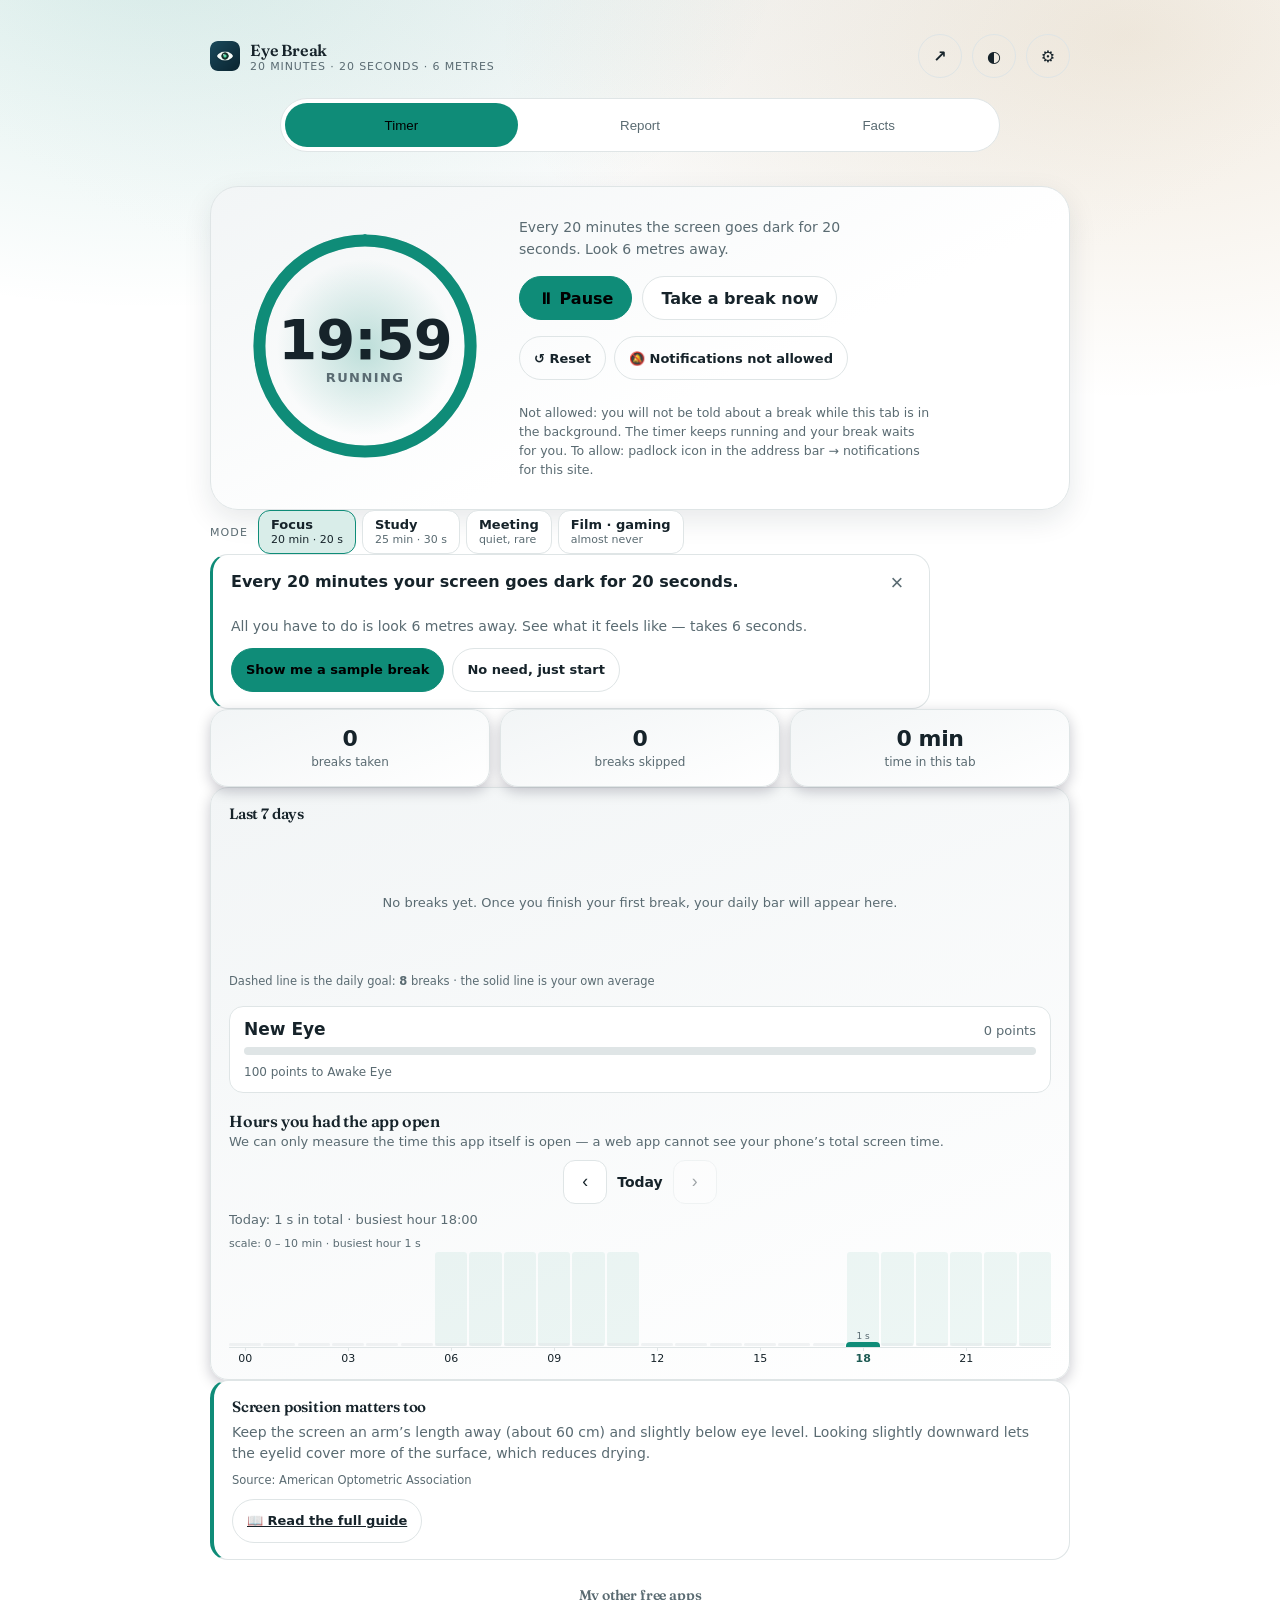
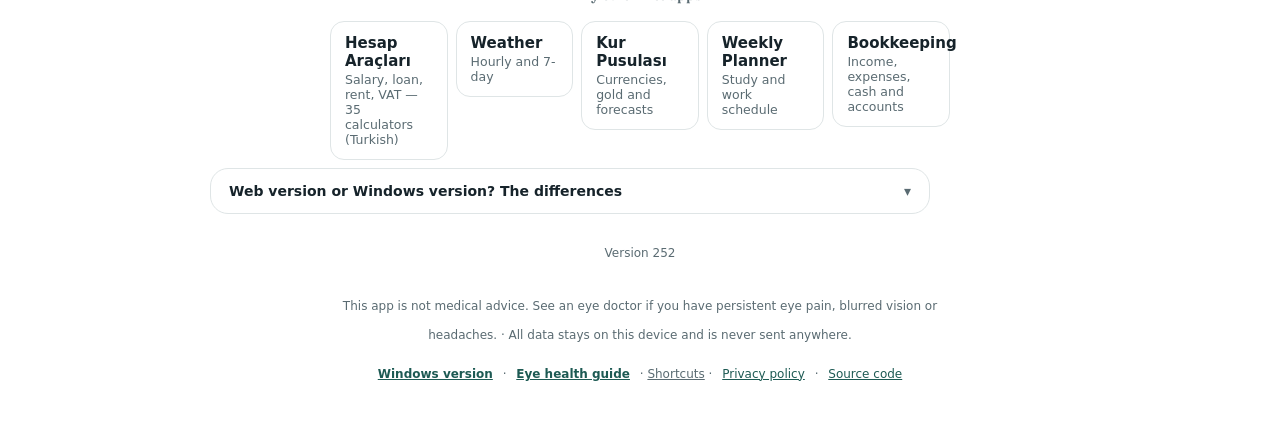
<file: index.html>
<!DOCTYPE html>
<html lang="tr" data-tema="otomatik">
<head>
<meta charset="utf-8">
<meta name="viewport" content="width=device-width, initial-scale=1, viewport-fit=cover">
<title>Göz Molası — Ekran Başında Göz Yorgunluğu İçin 20-20-20 Hatırlatıcısı</title>
<meta name="description" content="Ekran başında göz yorgunluğu için ücretsiz 20-20-20 hatırlatıcısı. Her 20 dakikada bir 20 saniye mola verdirir. Kurulum yok, çevrimdışı çalışır.">
<meta name="theme-color" content="#122d36">
<!-- AdSense site doğrulaması. Reklamların açılması için yeterli DEĞİL;
     reklam kodu reklam.js'te ve numaralar girilene kadar kapalı. -->
<meta name="google-adsense-account" content="ca-pub-4471538043632173">

<!-- Link paylaşılınca çıkan önizleme kartı (WhatsApp, Telegram, X, Facebook).
     Bu etiketler olmadan link çıplak metin olarak görünüyordu. -->
<link rel="canonical" href="https://meteotr06.github.io/goz-molasi/">
<meta property="og:type" content="website">
<meta property="og:site_name" content="Göz Molası">
<meta property="og:title" content="Göz Molası — 20·20·20">
<meta property="og:description" content="Her 20 dakikada bir ekranı kapatır, gözünü ne yapman gerektiğini gösterir. Ücretsiz, kurulum yok, çevrimdışı çalışır.">
<meta property="og:url" content="https://meteotr06.github.io/goz-molasi/">
<meta property="og:image" content="https://meteotr06.github.io/goz-molasi/onizleme.png">
<meta property="og:image:width" content="1200">
<meta property="og:image:height" content="630">
<meta property="og:image:alt" content="Göz Molası — 20 dakika, 20 saniye, 6 metre">
<meta property="og:locale" content="tr_TR">
<meta name="twitter:card" content="summary_large_image">
<meta name="twitter:title" content="Göz Molası — 20·20·20">
<meta name="twitter:description" content="Her 20 dakikada bir ekranı kapatır, gözünü ne yapman gerektiğini gösterir.">
<meta name="twitter:image" content="https://meteotr06.github.io/goz-molasi/onizleme.png">
<link rel="manifest" href="manifest.json">
<link rel="icon" href="ikon-192.png">
<link rel="apple-touch-icon" href="ikon-192.png">
<meta name="apple-mobile-web-app-capable" content="yes">
<meta name="mobile-web-app-capable" content="yes">
<meta name="apple-mobile-web-app-status-bar-style" content="black-translucent">
<meta name="apple-mobile-web-app-title" content="Göz Molası">
<link rel="stylesheet" href="stil.css?s=v252">
<script type="application/ld+json">
{
  "@context": "https://schema.org",
  "@type": "SoftwareApplication",
  "name": "Göz Molası",
  "url": "https://meteotr06.github.io/goz-molasi/",
  "applicationCategory": "HealthApplication",
  "operatingSystem": "Web, Android, iOS, Windows",
  "description": "Ekran başında göz yorgunluğu için 20-20-20 kuralını uygulayan ücretsiz hatırlatıcı. Her 20 dakikada bir 20 saniyelik mola verdirir.",
  "inLanguage": "tr",
  "isAccessibleForFree": true,
  "offers": { "@type": "Offer", "price": "0", "priceCurrency": "TRY" },
  "featureList": [
    "20-20-20 kuralına göre otomatik mola hatırlatma",
    "Mola sırasında ekranı tamamen kapatma",
    "Rehberli göz egzersizleri",
    "Günlük ve haftalık mola istatistikleri",
    "Çevrimdışı çalışma ve ana ekrana kurulum"
  ]
}
</script>
</head>
<body data-durum="hazir">

  <!-- İLK ZİYARETTE: uygulama olarak kurma daveti -->
  <div class="kurulum-serit gizli" id="kurulumSerit" role="region" aria-label="Uygulama olarak kur">
    <img src="ikon-192.png" alt="" class="kurulum-ikon">
    <div class="kurulum-yazi">
      <b id="kurulumBaslik">Uygulama olarak kur</b>
      <span id="kurulumAciklama">Ana ekranına ekle, internetsiz de çalışsın</span>
    </div>
    <button class="dugme ana kucuk" id="kurulumEvet">Kur</button>
    <button class="kurulum-kapat" id="kurulumHayir" aria-label="Kapat">✕</button>
  </div>

  <!-- iOS için adım adım anlatım -->
  <dialog class="ayarlar" id="iosPencere">
    <div class="ayar-govde">
      <h2>Ana ekrana ekle</h2>
      <ol class="ios-adim">
        <li>Safari'nin altındaki <b>Paylaş</b> düğmesine bas
          <span class="ios-simge">⬆️</span> (kare içinde yukarı ok)</li>
        <li>Listeyi aşağı kaydır, <b>“Ana Ekrana Ekle”</b> seç</li>
        <li>Sağ üstten <b>Ekle</b> de</li>
      </ol>
      <p class="ipucu">Artık normal bir uygulama gibi açılır, internet olmadan da
        çalışır ve tarayıcı çubuğu görünmez.</p>
    </div>
    <div class="ayar-alt">
      <button class="dugme ana" id="iosTamam">Anladım</button>
    </div>
  </dialog>

  <!-- ÜST ŞERİT -->
  <header class="ust">
    <div class="marka">
      <img src="ikon-192.png" alt="">
      <div>
        Göz Molası
        <small>20 DAKİKA · 20 SANİYE · 6 METRE</small>
      </div>
    </div>
    <button class="dugme sade yuvarlak" id="paylasDugme" title="Paylaş" aria-label="Paylaş">↗</button>
    <button class="dugme sade yuvarlak" id="temaDugme" title="Temayı değiştir" aria-label="Temayı değiştir">◐</button>
    <button class="dugme sade yuvarlak" id="ayarDugme" title="Ayarlar" aria-label="Ayarlar">⚙</button>
  </header>

  <!-- SEKME ÇUBUĞU
       Bilgiler dört ayrı dosyaya dağılmıştı ve hiçbiri tek başına
       görüntülenemiyordu; yalnızca molalarda tek tek çıkıyorlardı.
       Merak eden kişinin hepsini görebileceği bir yer yoktu. -->
  <nav class="sekme-cubugu" role="tablist" aria-label="Bölümler">
    <button type="button" class="sekme secili" id="sekmeDugmeSayac"
            role="tab" aria-selected="true" aria-controls="sekmeSayac">Sayaç</button>
    <button type="button" class="sekme" id="sekmeDugmeRapor"
            role="tab" aria-selected="false" aria-controls="sekmeRapor">Rapor</button>
    <button type="button" class="sekme" id="sekmeDugmeBilgiler"
            role="tab" aria-selected="false" aria-controls="sekmeBilgiler">Bilgiler</button>
  </nav>

  <!-- HAFTALIK RAPOR.
       Kullanicinin gosterdigi StayFree ekraninda haftalik ozet vardi.
       Bizdeki karsiligi BIZIM verimizle: baska uygulamalarin suresini
       web'den gormek mumkun degil, o yuzden vaat de edilmiyor.
       YETERSIZ VERIDE SONUC CIKARMIYOR - asagidaki `rapor-yetersiz`
       bloğu o durumda gorunuyor. -->
  <section id="sekmeRapor" role="tabpanel" hidden
           aria-labelledby="sekmeDugmeRapor">
    <section class="rapor-kart">
      <h2 class="rapor-baslik">Bu hafta</h2>
      <p class="rapor-alt" id="raporAralik">son 7 gün</p>

      <div class="rapor-buyuk">
        <b id="raporToplam">0</b>
        <span id="raporToplamEtiket">göz molası</span>
      </div>
      <p class="rapor-fark gizli" id="raporFark"></p>

      <div class="rapor-kutucuklar">
        <div class="kutucuk"><b id="raporOrtalama">0</b><span>günde ortalama</span></div>
        <div class="kutucuk"><b id="raporHedefGun">0</b><span>hedef tutan gün</span></div>
        <div class="kutucuk"><b id="raporEkran">0</b><span>ekran süresi</span></div>
        <div class="kutucuk"><b id="raporAtlanan">0</b><span>atlanan mola</span></div>
      </div>

      <div class="rapor-gunler" id="raporGunler"></div>

      <p class="rapor-cumle gizli" id="raporCumle"></p>

      <p class="rapor-yetersiz gizli" id="raporYetersiz"></p>

      <button type="button" class="dugme sade" id="raporPaylas">Özeti paylaş</button>
      <p class="rapor-not" id="raporNot" role="status" hidden></p>
    </section>
  </section>

  <div id="sekmeSayac" role="tabpanel" aria-labelledby="sekmeDugmeSayac">

  <!-- SAYAÇ -->
  <main class="sayac-kart">
    <div class="halka-kutu">
      <svg class="halka" viewBox="0 0 200 200" aria-hidden="true">
        <circle class="iz"   cx="100" cy="100" r="88"></circle>
        <circle class="dolu" cx="100" cy="100" r="88" id="halkaDolu"
                stroke-dasharray="552.9" stroke-dashoffset="552.9"></circle>
      </svg>
      <div class="halka-ic">
        <div class="sure" id="sureYazi">20:00</div>
        <div class="durum-yazi" id="durumYazi">Hazır</div>
      </div>
    </div>

    <div class="sayac-sag">
      <p id="aciklama" class="sayac-aciklama">
        Başlat’a bas. 20 dakika sonra ekran 20 saniyeliğine kapanacak,
        bu sırada gözünü 6 metre uzağa çevir.
      </p>
      <!-- Birincil eylemler. Sıfırla buraya konunca üç düğme 363px
           tutuyor, sağ sütun ise 257px — alta sarıp hizasız duruyordu. -->
      <div class="dugme-sirasi">
        <button class="dugme ana" id="baslatDugme">▶ Başlat</button>
        <button class="dugme" id="molaDugme">Şimdi mola ver</button>
      </div>
      <div class="dugme-sirasi ikincil">
        <button class="dugme sade kucuk" id="sifirlaDugme">↺ Sıfırla</button>
        <button class="dugme sade kucuk" id="bildirimDugme">🔔 Bildirimlere izin ver</button>
        <button class="dugme ana kucuk gizli" id="kurDugme">⬇ Uygulama olarak kur</button>
      </div>
      <!-- BİLDİRİMİN SINIRI AÇIKÇA YAZIYOR.
           Ölçüldü: `showTrigger` / `TimestampTrigger` yok, yani
           gerçekten zamanlanmış bir bildirim kurulamıyor. Bildirimi
           SAYFA tetikliyor, servis işçisi yalnızca gösteriyor — sayfa
           uykudaysa tetikleyen kimse yok. Sunucudan itme (push) bunu
           çözerdi ama bu uygulamanın sunucusu yok ve olmasını da
           istemiyoruz: hiçbir veri dışarı çıkmıyor. -->
      <p class="bildirim-siniri" id="bildirimSiniri">Bildirimler uygulama açıkken çalışır. Telefon kilitliyken ya da tarayıcı arka plandayken uyarı gelmeyebilir; bunun için verilerin bir sunucuya gitmesi gerekirdi, göndermiyoruz.</p>
    </div>
  </main>

  <!-- SAYAÇ NEDEN SIFIRLANDI
       Sadece uzun süre kapalı kalındıysa görünür. Sessizce sıfırlanan
       sayaç "uygulama bozuk" izlenimi veriyordu; sebebi söylenince
       beklenen bir davranışa dönüşüyor. -->
  <section class="durum-notu" id="uzunMolaKarti" hidden
           role="status" aria-live="polite">
    <span class="durum-notu-simge" aria-hidden="true">☕</span>
    <div class="uzun-mola-govde">
      <b id="uzunMolaBaslik">Uzun mola zamanı</b>
      <p id="uzunMolaMetin"></p>
      <div class="uzun-mola-dugmeler">
        <button type="button" class="uzun-mola-evet" id="uzunMolaEvet">
          Uzun mola ver
        </button>
        <button type="button" class="uzun-mola-sonra" id="uzunMolaSonra">
          Şimdi değil
        </button>
      </div>
    </div>
  </section>

  <section class="durum-notu" id="durumNotu" hidden role="status">
    <!-- Simge her mesajda DEGISIR: bu kutuyu bes ayri yer
         dolduruyor ve sabit `↺` (sifirlama) uc mesajda yanlis
         duruyordu. Varsayilan yine `↺`, cunku kutunun ilk hali
         sayac sifirlama notudur. -->
    <span class="durum-notu-simge" id="durumNotuSimge" aria-hidden="true">↺</span>
    <div>
      <b id="durumNotuBaslik">Sayaç sıfırdan başladı</b>
      <p id="durumNotuMetin"></p>
    </div>
    <button type="button" class="durum-notu-kapat" id="durumNotuKapat"
            aria-label="Kapat">✕</button>
  </section>

  <!-- GECIKMIS MOLA TEKLIFI -- KENDI OGESI.
       Ustteki `durumNotu` kutusunu BES ayri yer dolduruyor. Oraya bir
       eylem dugmesi koysaydim, o bes yazardan biri notu doldurdugunda
       dugmeyi gizlemeyi unutur ve alakasiz bir notun altinda basibos
       bir "Molami simdi ver" dugmesi kalirdi. Paylasilan bir kutuya
       tek bir yolun kontrol ettigi ogeyi koymak, o yolu digerlerine
       bagimli kilar. Bu yuzden ayri. -->
  <section class="durum-notu" id="gecikmisMolaSerit" hidden role="status">
    <span class="durum-notu-simge" aria-hidden="true">⏰</span>
    <div>
      <b id="gecikmisMolaBaslik"></b>
      <p id="gecikmisMolaMetin"></p>
      <button type="button" class="dugme ana kucuk" id="gecikmisMolaVer"></button>
    </div>
    <button type="button" class="durum-notu-kapat" id="gecikmisMolaKapat"
            aria-label="Kapat">✕</button>
  </section>

  <!-- DONUS ANI. Gunler sonra donen kullaniciya KENDI sayilariyla tek
       cumle. Gecmisi yoksa hic cikmiyor; uydurma ovgu yok. -->
  <section class="durum-notu" id="hosGeldinSerit" hidden role="status">
    <span class="durum-notu-simge" aria-hidden="true">👁️</span>
    <div>
      <b id="hosGeldinBaslik"></b>
      <p id="hosGeldinMetin"></p>
    </div>
    <button type="button" class="durum-notu-kapat" id="hosGeldinKapat"
            aria-label="Kapat">✕</button>
  </section>

  <!-- KİPLER
       Rakiplerin kullanıcılarının yıllardır istediği ama hiçbirinde
       olmayan şey: yaptığın işe göre kayıtlı ayar takımı. Ayar
       penceresinde değil ANA EKRANDA — bütün mesele her seferinde
       ayarlara girmek zorunda kalmamak. -->
  <section class="kip-serit" aria-label="Kip">
    <span class="kip-etiket">Kip</span>
    <div class="kip-dugmeler" id="kipDugmeler" role="group"></div>
  <!-- Kip aile kipi yuzunden eksik uygulandiysa SEBEBI yaziliyor.
       Sessizce eksik uygulamak "yalan soyleyen arayuz" olurdu. -->
  <p class="kip-not gizli" id="kipNot" role="status"></p>
  </section>

  <!-- İLK AÇILIŞ TANITIMI
       Yalnızca ilk ziyarette, bir kez görünür. Modal DEĞİL: sayfanın
       üstünde duran bir kart. Karşılama penceresi itici duruyor ve
       insanlar okumadan kapatıyor. Buradaki asıl fikir anlatmak değil
       GÖSTERMEK — 6 saniyelik örnek molayla ne olacağını yaşatmak. -->
  <section class="tanitim" id="tanitimKart" hidden>
    <div class="tanitim-ust">
      <b>20 dakikada bir ekranın 20 saniye kapanacak.</b>
      <button type="button" class="tanitim-kapat" id="tanitimKapat"
              aria-label="Tanıtımı kapat">×</button>
    </div>
    <p id="tanitimMetin">
      O sırada gözünü 6 metre uzağa çevirmen yeterli. Nasıl bir şey
      olduğunu şimdi 6 saniyede görebilirsin.
    </p>
    <div class="tanitim-dugmeler">
      <button type="button" class="dugme ana kucuk" id="tanitimGoster">
        Örnek molayı göster
      </button>
      <button type="button" class="dugme sade kucuk" id="tanitimAnladim">
        Gerek yok, başla
      </button>
    </div>
  </section>

  <!-- MOLA BİTİŞİ KARTI
       Mola biter bitmez birkaç saniye görünür, sonra kendiliğinden solar.
       Amacı: yapılan işi görünür kılmak. Molayı tamamlamak soyut bir şey;
       "bugün 7. molan, 4 gündür üst üste" demek onu somutlaştırıyor.
       İÇİNE REKLAM KONMAZ — birden beliren reklam AdSense'te ihlal. -->
  <section class="bitis-kart" id="bitisKart" hidden aria-live="polite">
    <div class="bitis-tik" aria-hidden="true">
      <svg viewBox="0 0 24 24" width="22" height="22" fill="none"
           stroke="currentColor" stroke-width="2.6"
           stroke-linecap="round" stroke-linejoin="round">
        <path d="M20 6 9 17l-5-5"/>
      </svg>
    </div>
    <div class="bitis-yazi">
      <b id="bitisBaslik">Mola tamam</b>
      <span id="bitisAlt"></span>
    </div>
    <button type="button" class="bitis-kapat" id="bitisKapat" aria-label="Kapat">×</button>
  </section>

  <!-- BUGÜNKÜ DURUM -->
  <section class="istatistik" aria-label="Bugünkü durum">
    <div class="kutucuk"><b id="istMola">0</b><span>tamamlanan mola</span></div>
    <div class="kutucuk"><b id="istAtlanan">0</b><span>atlanan mola</span></div>
    <div class="kutucuk" id="sureKutucuk" title="Bu sayaç yalnızca uygulama açıkken işler."><b id="istSure">0 dk</b><span id="istSureEtiket">takip edilen süre</span></div>
  </section>
  <!-- Mola sayısı ile süre farklı zaman tabanından gelir; fark
       büyüdüğünde sebebi burada yazılır (K-53). -->
  <p id="sureUyari" class="sure-uyari" hidden aria-live="polite"></p>

  <!-- SON 7 GÜN -->
  <section class="hafta-kart" aria-label="Son 7 gün">
    <div class="hafta-ust">
      <h3>Son 7 gün <small id="haftaOzet" class="hafta-ozet"></small></h3>
      <span id="seriRozet" class="seri"></span>
    </div>
    <p class="hafta-buyuk gizli" id="haftaBuyuk">
      <b id="haftaOrtalama">0</b>
      <span>günde ortalama mola</span>
    </p>
    <div class="hafta-grafik" id="haftaGrafik"></div>
    <!-- EFSANE ANLATTIĞI GRAFİĞİN YANINDA. Yeni bloklar araya girince
         en dibe düşmüş, saatlik grafiğin altında kalmıştı; orada ne
         kesikli çizgi var ne düz çizgi. -->
    <span class="kaynak">Kesikli çizgi günlük hedef: <b id="hedefSayi">8</b> mola · düz çizgi kendi ortalaman</span>

    <!-- SAATLIK DAGILIM. Kullanicinin gosterdigi StayFree ekraninda en
         belirgin sey buydu: gunun her saati icin bir cubuk. Bizde
         olculen sey BU uygulamadaki ekran suresi; baska uygulamalari
         web'den gormek mumkun degil, o yuzden vaat de edilmiyor. -->
    <!-- SEVIYE. Kullanicinin gosterdigi ekranda "Titanyum · 769 puan ·
         231 puan Vibranyum icin" vardi; bizdeki karsiligi goz temali.
         Puan YALNIZ tamamlanan moladan geliyor. -->
    <!-- ALISKANLIK ETIKETLERI. Veri yetmiyorsa BU KUTU HIC CIKMIYOR;
         tek gunluk veriden "sen sabahcisin" demek uydurma kesinlik
         olurdu. -->
    <div class="etiketler" id="etiketler" hidden></div>

    <section class="seviye-kart">
      <div class="seviye-ust">
        <b id="seviyeAd">Yeni Göz</b>
        <span id="seviyePuan">0 puan</span>
      </div>
      <div class="seviye-yol" role="progressbar" aria-valuemin="0"
           aria-valuemax="100" aria-label="Seviye ilerlemesi">
        <div class="seviye-cubuk" id="seviyeCubuk"></div>
      </div>
      <small id="seviyeSonraki"></small>
    </section>

    <h3 class="saatlik-baslik" id="saatlikBaslik">Gün içinde uygulamayı açtığın saatler</h3>
    <!-- NE ISE YARADIGI YAZIYOR. Kullanici bu grafigi gosterip
         "burasi hic anlasilmiyor" dedi: baslik ne olcuyor soyluyor
         ama NE ISE YARADIGINI soylemiyordu. -->
    <p class="saatlik-amac" id="saatlikAmac">Yalnızca bu uygulama açıkken geçen süreyi ölçebiliyoruz — telefonun toplam ekran süresini bir web uygulaması göremez.</p>
    <!-- GUN GEZGINI. Kullanicinin gosterdigi ekranda gunler arasinda
         `< 1 Eylul 2026 >` ile geziliyordu. Saatlik dagilim artik
         gunluk gecmise de yazildigi icin bizde de mumkun. -->
    <div class="saatlik-gezgin" id="saatlikGezgin">
      <button type="button" class="gezgin-ok" id="saatlikGeri"
              aria-label="Önceki gün">‹</button>
      <b id="saatlikGunAdi">Bugün</b>
      <button type="button" class="gezgin-ok" id="saatlikIleri"
              aria-label="Sonraki gün" disabled>›</button>
    </div>
    <p class="saatlik-alt" id="saatlikAlt"></p>
    <!-- TEK DOKUNUSLA COZUM. Kullanici (07.09.2026): "arkada sayma
         olayini coz, arka planda bi sekilde calissin". Ayari tarif
         etmek yetmiyordu; dugme ayarin KENDISI. Ses ancak kullanici
         hareketiyle baslayabildigi icin dugmeye basmak zaten dogru
         an. Yalniz olculemeyen sure VARKEN ve ayar KAPALIYKEN
         gorunuyor. -->
    <button type="button" class="dugme ana kucuk gizli" id="arkaPlanAc"></button>
    <!-- CUBUGA TIKLAYINCA O SAATIN AYRINTISI. Kullanici 06.09.2026'da
         "uzerine tikladiginda ayrintili verileri doksun" dedi; donuk
         bir sayinin sebebini sormak zorunda kalmasin. -->
    <p class="saatlik-ayrinti gizli" id="saatlikAyrinti" role="status"></p>
    <!-- OLCEK. Cubuklar en buyuk degere gore olcekleniyor; olcek
         yazilmazsa 23 saniyelik bir gun 23 saatlik bir gunle ayni
         gorunur. -->
    <p class="saatlik-olcek" id="saatlikOlcek"></p>
    <div class="saatlik-grafik" id="saatlikGrafik" role="img"
         aria-label="Saatlik ekran süresi"></div>
    <!-- SAAT EKSENI. Stil dosyasinda `.saatlik-eksen` tanimliydi ve
         "yalniz 0/6/12/18 yaziliyor" diye aciklamasi da vardi; oge
         hic konmamisti. 24 isimsiz cubuk kullaniciya hicbir sey
         anlatmiyordu. -->
    <div class="saatlik-eksen" id="saatlikEksen" aria-hidden="true"></div>
  </section>

  <!-- ANA EKRANDAKİ BİLGİ KARTI -->
  <section class="bilgi-kart" id="anaBilgi">
    <h3 id="anaBilgiBaslik">Yükleniyor…</h3>
    <p id="anaBilgiMetin"></p>
    <span class="kaynak" id="anaBilgiKaynak"></span>
    <a class="dugme sade kucuk" href="rehber.html" style="margin-top:12px">📖 Ayrıntılı rehberi oku</a>
  </section>

  <!-- Reklam alanı — SADECE ana ekran. Mola ekranına asla konmaz.
       Numaralar reklam.js'te boşsa bu kutu tamamen kaldırılır. -->
  <aside class="reklam-alani gizli" id="reklamAlani"
         data-birim="ana" data-bicim="horizontal" aria-label="Reklam"></aside>

  <!-- Ayni adreste dort uygulama var; birbirlerini tanitsinlar -->
  <nav class="diger-uyg" aria-label="Diğer uygulamalar">
    <h2>Diğer ücretsiz uygulamalarım</h2>
    <a href="../hesap/"><b>Hesap Araçları</b><span>Net maaş, kredi, kira, KDV — 35 araç</span></a>
    <a href="../mobil/"><b>Hava Durumu</b><span>Saatlik ve 7 günlük</span></a>
    <a href="../kur-pusulasi/"><b>Kur Pusulası</b><span>Döviz, altın ve tahmin</span></a>
    <a href="../planlayici/"><b>Haftalık Planlayıcı</b><span>Ders ve iş programı</span></a>
    <a href="../muhasebe/"><b>Muhasebe</b><span>Gelir, gider, kasa ve cari</span></a>
  </nav>

  <!-- WEB Mİ, WINDOWS MU?
       Karar noktasında lazım olan bilgi. Kapalı dururken tek satır,
       açılınca tam tablo — ana ekranı kalabalıklaştırmıyor. -->
  <details class="karsilastirma">
    <summary>Web sürümü mü, Windows sürümü mü? Farkları</summary>
    <div class="karsilastirma-ic">
      <p>
        İkisi de ücretsiz ve aynı işi yapıyor. Fark, tarayıcının
        yapabildikleriyle ilgili: <b>tarayıcı, sekmesi kapalıyken hiçbir şey
        ölçemez</b> — bu bir ayar değil, teknik bir sınır. Hiçbir izin
        bunu değiştirmiyor.
      </p>
      <div class="tablo-kaydir">
        <table>
          <thead>
            <tr><th>&nbsp;</th><th>Web</th><th>Windows</th></tr>
          </thead>
          <tbody>
            <tr><td>Kurulum</td><td>yok</td><td>indir, çalıştır</td></tr>
            <tr><td>Sekme kapalıyken ölçer mi</td><td class="hayir">hayır</td><td class="evet">evet</td></tr>
            <tr><td>Bilgisayar açılışında başlar mı</td><td class="hayir">hayır</td><td class="evet">evet</td></tr>
            <tr><td>Hangi programda ne kadar durduğun</td><td class="hayir">hayır</td><td class="evet">evet</td></tr>
            <tr><td>Şifreyle kapanma koruması</td><td class="hayir">hayır</td><td class="evet">evet</td></tr>
            <tr><td>Telefonda çalışır mı</td><td class="evet">evet</td><td class="hayir">hayır</td></tr>
            <tr><td>Kendiliğinden güncellenir mi</td><td class="evet">evet</td><td class="hayir">yeniden indirilir</td></tr>
          </tbody>
        </table>
      </div>
      <p class="kucuk-not">
        Windows sürümü imzalı olmadığı için ilk açılışta
        <b>&ldquo;Windows bilgisayarınızı korudu&rdquo;</b> uyarısı çıkar.
        Zararlı olduğu anlamına gelmez —
        <b>Ek bilgi</b> &rarr; <b>Yine de çalıştır</b> ile açılır.
        Kaynak kodun tamamı açık, istersen kendin derleyebilirsin.
      </p>
      <a class="dugme sade kucuk"
         href="https://github.com/meteotr06/goz-molasi/releases/latest"
         rel="noopener" target="_blank">⬇ Windows sürümünü indir</a>
    </div>
  </details>

  </div><!-- /sekmeSayac -->

  <!-- BİLGİLER SEKMESİ
       İçerik JS ile kuruluyor: veriler zaten bilgiler.js, dunya.js,
       mola_icerik.js ve egzersiz.js içinde. Buraya elle yazmak, aynı
       metnin iki kopyası demek olurdu — bugün bilgiler.py/js ikizinin
       tam bu yüzden ayrıştığını yakaladık. -->
  <section id="sekmeBilgiler" role="tabpanel"
           aria-labelledby="sekmeDugmeBilgiler" hidden>
    <p class="bilgiler-giris" id="bilgilerGiris">
      Uygulamadaki bütün bilgiler burada. Her sağlık iddiasının kaynağı
      altında yazıyor; kanıtı zayıf olanlarda bunu açıkça söylüyoruz.
    </p>
    <div id="bilgilerIcerik"></div>
    <!-- NELER DEĞİŞTİ (K-44). Şeritteki bağlantı buraya kaydırıyor. -->
    <section id="degisiklikListesi" class="kutu"></section>
  </section>

  <!-- SÜRÜM GÖRÜNSÜN. "Hangi sürümü kullanıyorsun?" sorusu dört
       tur boyunca tahminle cevaplandı; artık kullanıcı okuyup
       söyleyebilir. Damgadan üretiliyor, ikinci bir elle yazılan
       sayı değil (K-46). -->
  <p class="surum-satiri" id="surumSatiri"></p>
  <p class="alt-bilgi">
    Bu uygulama tıbbi tavsiye değildir. Gözünde sürekli ağrı, bulanık görme veya baş ağrısı
    varsa göz hekimine görün. · Tüm veriler yalnızca bu cihazda saklanır, hiçbir yere gönderilmez.
    <br>
    <a href="https://github.com/meteotr06/goz-molasi/releases/latest" rel="noopener"
       target="_blank"><b>Windows sürümü</b></a> ·
    <a href="rehber.html"><b>Göz sağlığı rehberi</b></a> ·
    <button type="button" class="baglanti-dugme" id="kisayolAc">Kısayollar</button> ·
    <a href="gizlilik.html">Gizlilik politikası</a> ·
    <a href="https://github.com/meteotr06/goz-molasi" rel="noopener" target="_blank">Kaynak kod</a>
  </p>

  <!-- YENİ SÜRÜM ŞERİDİ
       Servis işçisi yeni dosyaları indirdiğinde çıkar. Sayfayı kendi
       kendine yenilemiyoruz: kullanıcı mola sayacının ortasında
       olabilir, altından halı çekmek olur. Kararı ona bırakıyoruz. -->
  <!-- NE DEĞİŞTİ ŞERİDİ (K-44) — güncellendikten SONRA çıkar.
       Alttaki `guncellemeSerit` ondan farklı: o "yeni sürüm indi,
       yenile" der, yani henüz güncellenmemiş sayfaya. -->
  <div class="durum-notu" id="yenilikNotu" hidden role="status">
    <span class="durum-notu-simge" aria-hidden="true">✦</span>
    <div>
      <b id="yenilikBaslik">Uygulama güncellendi</b>
      <p id="yenilikMetin"></p>
      <button type="button" class="baglanti-dugme" id="yenilikAyrinti">Neler değişti?</button>
    </div>
    <button type="button" class="durum-notu-kapat" id="yenilikKapat"
            aria-label="Kapat">✕</button>
  </div>

  <div class="guncelleme-serit" id="guncellemeSerit" hidden role="status">
    <b id="guncellemeMetin">Yeni sürüm hazır</b>
    <button class="dugme ana kucuk" id="guncelleYenile">Yenile</button>
    <button class="guncelleme-kapat" id="guncelleKapat" aria-label="Kapat">✕</button>
  </div>

  <!-- KISAYOL LİSTESİ
       Klavye kısayolları vardı ama hiçbir yerde yazmıyordu. Kimsenin
       bilmediği kısayol kısayol değil; sadece tesadüfen basılan tuş. -->
  <dialog class="ayarlar" id="kisayolPencere">
    <div class="ayar-govde">
      <h2>Kısayollar</h2>
      <table class="kisayol-tablo">
        <tbody>
          <tr><td><kbd>Boşluk</kbd></td><td>Başlat / duraklat</td></tr>
          <tr><td><kbd>M</kbd></td><td>Şimdi mola ver</td></tr>
          <tr><td><kbd>A</kbd></td><td>Ayarları aç / kapat</td></tr>
          <tr><td><kbd>T</kbd></td><td>Temayı değiştir</td></tr>
          <tr><td><kbd>R</kbd></td><td>Sayacı sıfırla</td></tr>
          <tr><td><kbd>B</kbd></td><td>Bilgiler sekmesi</td></tr>
          <tr><td><kbd>S</kbd></td><td>Sayaç sekmesi</td></tr>
          <tr><td><kbd>?</kbd></td><td>Bu liste</td></tr>
        </tbody>
      </table>
      <p class="ipucu" id="kisayolTelefon">
        <b>Telefonda:</b> uygulamayı ana ekrana kurduysan simgeye basılı
        tutunca “Şimdi mola ver”, “5 dakika duraklat” ve “Rehber”
        kısayolları çıkar.
      </p>
      <p class="ipucu" id="kisayolMolaNot">
        Mola ekranındayken kısayollar çalışmaz — 20 saniye tuşla
        geçilebilseydi mola olmazdı.
      </p>
    </div>
    <div class="ayar-alt">
      <button class="dugme ana" id="kisayolKapat">Anladım</button>
    </div>
  </dialog>

  <!-- MOLA ÖNCESİ UYARI BALONU -->
  <!-- MOLA ÖNCESİ UYARI. Kullanıcının isteği: "uyar sen, telefon
       kapanacak diye; gerisi kullanıcıya kalmış."
       Bilgi değil SORU: iki seçenek sunuyor. Sessizlik reddetme
       değildir — hiçbir şey yapılmazsa mola normal başlar. -->
  <div class="uyari-balon" id="uyariBalon" role="alert" aria-live="assertive">
    <b id="uyariMetin">Ekran birazdan kararacak</b>
    <div class="uyari-dugmeler">
      <button class="dugme ana kucuk" id="hemenMolaDugme">Şimdi molaya geç</button>
      <button class="dugme sade kucuk" id="erteleDugme">5 dk ertele</button>
    </div>
  </div>

  <!-- BAŞKA SEKMEDE AÇIK ÖRTÜSÜ
       Aynı anda birden çok sekme sayarsa ekran süresi kat kat
       sayılıyor ve sekmeler birbirinin kaydını eziyor. WhatsApp Web
       gibi: tek sekme sayar, diğerleri "buradan devam et" der. -->
  <!-- `aria-modal` VE odak: ortu ekrani kapliyor ama klavye
       kullanicisi arkasindaki dugmelere sekmeyle gidebiliyordu ve
       ekran okuyucu ortunun varligini hic duymuyordu. -->
  <div class="ikinci-sekme" id="ikinciSekme" hidden role="dialog"
       aria-modal="true" tabindex="-1"
       aria-labelledby="ikinciBaslik">
    <div class="ikinci-kutu">
      <h2 id="ikinciBaslik">Göz Molası başka bir sekmede açık</h2>
      <p>
        Sayacın doğru işlemesi için aynı anda tek sekme sayar. Bu sekmede
        devam etmek istersen diğeri durur — verilerin aynen taşınır,
        hiçbir şey kaybolmaz.
      </p>
      <button type="button" class="dugme ana" id="buradaDevamDugme">
        Buradan devam et
      </button>
    </div>
  </div>

  <!-- MOLA EKRANI (tam ekran örtü) -->
  <!-- `tabindex="-1"` ŞART: `aria-modal` bir pencere açıldığını
       söylüyor ama odak kendiliğinden gelmiyor. Kod zaten
       `.focus()` çağırıyordu; düz bir div odaklanamadığı için
       çağrı SESSİZCE hiçbir şey yapmıyordu. Ölçüldü: mola
       açıkken odak hâlâ BODY üzerindeydi. -->
  <!-- AİLE KİPİ ENGEL EKRANI.
       `role="alertdialog"`: ekran okuyucu bunu bir uyarı olarak
       duyurur, sessizce kaplanmış bir sayfa olarak değil. -->
  <div class="engel-ekran gizli" id="engelEkran" role="alertdialog"
       aria-labelledby="engelBaslik" aria-describedby="engelAciklama">
    <div class="engel-kutu">
      <div class="engel-simge" aria-hidden="true">◍</div>
      <h2 id="engelBaslik">Şimdi bilgisayar zamanı değil</h2>
      <p id="engelAciklama"></p>
      <button class="dugme sade kucuk" id="engelEbeveyn">Ebeveyn girişi</button>
    </div>
  </div>

  <div class="mola-ekran" id="molaEkran" role="dialog" aria-modal="true"
       tabindex="-1"
       aria-labelledby="molaBaslik" aria-describedby="molaAlt">
    <h2 class="mola-baslik" id="molaBaslik">Gözünü ekrandan ayır</h2>
    <p class="mola-alt" id="molaAlt">Odayı, pencereyi, uzaktaki bir noktayı süz. Yaklaşık 6 metre.</p>
    <!-- Yalnızca UZUN molada görünür. Davet, iddia değil: eşik yok,
         kaynak adı yok, "gerekir" yok. 2 saatlik bir arada ayağa
         kalkmayı önermek için otoriteye ihtiyacımız yok. -->
    <p class="mola-alt" id="uzunMolaNotu" hidden></p>

    <div class="nefes">
      <svg viewBox="0 0 200 200" aria-hidden="true">
        <circle class="iz"   cx="100" cy="100" r="92"></circle>
        <circle class="dolu" cx="100" cy="100" r="92" id="molaHalka"
                stroke-dasharray="578" stroke-dashoffset="0"></circle>
      </svg>
      <!-- Rehberli egzersiz animasyonu halkanın içinde oynar -->
      <canvas class="egzersiz-tuval" id="egzersizTuval" aria-hidden="true"></canvas>
    </div>

    <!-- Sayı her saniye değişiyor; canlı okutulursa ekran okuyucu
     20 kez konuşur. Süre bir kez, molanın başında duyuruluyor. -->
    <div aria-hidden="true" class="mola-sayac">
      <span class="mola-sayi" id="molaSayi">20</span>
      <span class="mola-sayi-alt">saniye</span>
    </div>

    <!-- Molanın 4. saniyesinde belirir -->
    <div class="neden-kart" id="nedenKart">
      <h4 id="nedenBaslik">Neden?</h4>
      <p id="nedenMetin"></p>
      <span class="kaynak" id="nedenKaynak"></span>
    </div>

    <div class="mola-alt-sira">
      <button class="dugme gizli" id="atlaDugme"
              aria-label="Molayı atla — basılı tut">Atlamak için basılı tut</button>
      <!-- Geri tuşuna basıldığında çıkan ipucu. Sessizce yutmak,
           kullanıcıya "tuş bozuk" hissi verirdi. -->
      <p class="mola-ipucu" id="molaIpucu" hidden role="status"></p>
    </div>

  </div>

  <!-- EKRAN OKUYUCU ALANI — MOLA EKRANININ DISINDA.

       Once mola ekraninin ICINDEYDI. Mola kapaliyken o ekran
       `visibility: hidden` oluyor ve GORUNMEZ bir kapsayicinin
       icindeki `aria-live` alani ekran okuyucuya ULASMIYOR.

       OLCULDU (06.09.2026): "gozlerin dinlendi, sayac bastan basladi"
       duyurusu alana yaziliyordu ama kapsayici `visibility: hidden`
       idi. Goren kullanici sebebi sekiz saniye okuyor, gormeyen
       HICBIR SEY duymuyordu -- sayac sebepsiz sifirlanmis gibi
       geliyordu.

       Bu alan uygulamanin TEK duyuru kanali; hicbir seyin icinde
       durmamali. -->
  <p class="gizli-metin" id="ekranOkuyucu" aria-live="polite"></p>

  <!-- AYARLAR -->
  <dialog class="ayarlar" id="ayarPencere">
    <div class="ayar-govde">
      <h2>Ayarlar</h2>

      <div class="satir">
        <label for="ayDil">Dil / Language
          <small>Uygulamanın dili</small>
        </label>
        <select id="ayDil" style="min-height:44px">
          <option value="tr">Türkçe</option>
          <option value="en">English</option>
        </select>
      </div>

      <!-- RENK TEMASI EN USTE ALINDI.
           Olculdu (03.09.2026, telefon boyutunda): tema secici, 3320
           piksellik ayar govdesinin %80'indeydi. Kullanicinin ona
           ulasmasi icin 639 piksellik pencerede 2343 piksel kaydirmasi
           gerekiyordu -- yaklasik DORT EKRAN boyu.

           Kullanici "renk secenekleri getir" dedi. On bes tema ZATEN
           vardi; bulunamiyordu. Bu, aile kipiyle ayni sinif: ozellik
           saglam, ULASMA YOLU yok. Yeni ozellik yazmak yerine var
           olani gorunur kilmak dogru cozum -- ustune bir on altincisini
           eklemek, bulunamayan on besin uzerine bir tane daha koymak
           olurdu.

           Dilin hemen altinda: ikisi de "uygulama nasil GORUNSUN"
           sorusu; sure ayarlari "nasil CALISSIN" sorusu ve o ayri. -->
      <div class="satir" style="display:block">
        <label>Renk teması
          <small id="temaAdi">Seçince hemen uygulanır</small>
        </label>
        <div class="tema-seridi" id="temaSeridi" role="radiogroup" aria-label="Renk teması"></div>
      </div>

      <div class="satir" style="display:block">
        <label>Hazır süreler
          <small>Kendine uyanı seç, istersen aşağıdan elle değiştir</small>
        </label>
        <div class="hazir-sureler" id="hazirSureler"></div>
      </div>

      <div class="kaydirici">
        <div class="kaydirici-ust">
          <label for="ayCalisma">Çalışma süresi</label>
          <output for="ayCalisma" id="ayCalismaDeger">20 dk</output>
        </div>
        <input type="range" id="ayCalisma" min="1" max="90" step="1" value="20">
        <small>Kaç dakikada bir mola verilsin</small>
      </div>

      <div class="kaydirici">
        <div class="kaydirici-ust">
          <label for="ayMola">Mola süresi</label>
          <output for="ayMola" id="ayMolaDeger">20 sn</output>
        </div>
        <input type="range" id="ayMola" min="5" max="180" step="5" value="20">
        <small>Ekranın kaç saniye kapalı kalacağı</small>
      </div>

      <div class="kaydirici">
        <div class="kaydirici-ust">
          <label for="ayUyari">Ön uyarı</label>
          <output for="ayUyari" id="ayUyariDeger">15 sn</output>
        </div>
        <input type="range" id="ayUyari" min="0" max="60" step="5" value="15">
        <small>Molaya kaç saniye kala haber verilsin (0 = uyarma)</small>
      </div>

      <!-- Seçilen süreler günde ne demek? -->
      <div class="ozet-kart" id="sureOzeti"></div>

      <!-- GUNLUK HEDEF. Bilerek uzun mola blogunun DISINDA: ilk
           denememde `#uzunMolaAyar` icine dusmustu ve o blok uzun mola
           kapaliyken GIZLI - ayar kullaniciya hic gorunmuyordu. -->
      <!-- EV KALIBI: `.kaydirici` SARMALAYICI div, sinif input'ta degil.
           Ilk denememde sinifi input'a vermistim ve satir ev duzenine
           uymuyordu. -->
      <!-- MOLA EKRANI GORUNUMU. Kullanicinin istedigi ucuncu ayar
           grubu: karartma, icerik, ses tonu. -->
      <div class="kaydirici">
        <div class="kaydirici-ust">
          <label for="ayKarartma">Mola ekranı karartması</label>
          <output for="ayKarartma" id="ayKarartmaDeger">15%</output>
        </div>
        <input type="range" id="ayKarartma" min="0" max="55" step="5" value="15">
        <small>Yüzde elli beşin üstüne çıkılmıyor: mola ekranındaki sayı okunur kalmalı</small>
      </div>

      <div class="satir">
        <label for="ayMolaIcerik">Mola ekranında ne olsun
          <small>Hareketli içerik istemiyorsan sadece sayaç seç</small>
        </label>
        <select id="ayMolaIcerik">
          <option value="tam">Nefes halkası ve egzersiz</option>
          <option value="nefes">Sadece nefes halkası</option>
          <option value="sayac">Sadece sayaç</option>
        </select>
      </div>

      <div class="satir">
        <label for="aySesTonu">Mola sesi</label>
        <select id="aySesTonu">
          <option value="yumusak">Yumuşak</option>
          <option value="zil">Zil</option>
          <option value="yok">Sessiz</option>
        </select>
      </div>

      <!-- AKSAM KIPI. Renk secenegine "bir tane daha tema" degil,
           uygulamanin AMACINA bagli bir yaklasim: aksam saatlerinde
           ekran kendiliginden isinir ve kisilir. -->
      <div class="satir">
        <label for="ayAksam">Akşam kipi
          <small>Akşamdan sonra ekran ısınsın ve kısılsın</small>
        </label>
        <span class="anahtar"><input type="checkbox" id="ayAksam"><i></i></span>
      </div>
      <div class="satir gizli" id="ayAksamSatir">
        <label for="ayAksamSaat">Akşam saati</label>
        <select id="ayAksamSaat">
          <option value="17">17:00</option>
          <option value="18">18:00</option>
          <option value="19">19:00</option>
          <option value="20">20:00</option>
          <option value="21">21:00</option>
          <option value="22">22:00</option>
        </select>
      </div>

      <!-- KENDI VURGU RENGIN. Hazir listeden secmek yerine kullanici
           kendi rengini seciyor; tema uzerine YALNIZ vurgu biniyor. -->
      <div class="satir">
        <label for="ayVurgu">Kendi vurgu rengin
          <small>Temanın üstüne yalnız vurgu rengi biner</small>
        </label>
        <span class="vurgu-secim">
          <input type="color" id="ayVurgu" value="#7c5cff">
          <button type="button" class="dugme sade kucuk" id="ayVurguSifirla">Sıfırla</button>
        </span>
      </div>

      <!-- HAFTA SONU. Uc secenek tek ayarda; saat alanlari yalniz
           "ayrı saat" secilince gorunuyor. -->
      <div class="satir">
        <label for="ayHaftaSonu">Hafta sonu
          <small>Cumartesi ve pazar nasıl çalışsın</small>
        </label>
        <select id="ayHaftaSonu">
          <option value="ayni">Hafta içiyle aynı</option>
          <option value="kapali">Kapalı — mola gelmesin</option>
          <option value="ayri">Ayrı saat aralığı</option>
        </select>
      </div>
      <div class="satir gizli" id="ayHsSatir">
        <label for="ayHsBas">Hafta sonu saatleri</label>
        <span class="saat-ikili">
          <input type="time" id="ayHsBas" value="11:00"
                 aria-label="Hafta sonu saatleri — başlangıç">
          <span style="color:var(--yazi-soluk)" aria-hidden="true">—</span>
          <input type="time" id="ayHsBit" value="20:00"
                 aria-label="Hafta sonu saatleri — bitiş">
        </span>
      </div>

      <div class="kaydirici">
        <div class="kaydirici-ust">
          <label for="ayHedef">Günlük mola hedefi</label>
          <output for="ayHedef" id="ayHedefDeger">8 mola</output>
        </div>
        <input type="range" id="ayHedef" min="1" max="30" step="1" value="8">
        <small>Seri ve etiketler bu hedefe göre çalışır</small>
      </div>

      <div class="satir">
        <label for="ayUzunMola">Uzun mola
          <small id="uzunMolaAciklama">Uzun çalışmadan sonra daha uzun bir mola</small>
        </label>
        <span class="anahtar"><input type="checkbox" id="ayUzunMola"><i></i></span>
      </div>
      <div class="kaydirici gizli" id="uzunMolaAyar">
        <div class="kaydirici-ust">
          <label for="ayUzunSure">Uzun mola süresi</label>
          <output for="ayUzunSure" id="ayUzunSureDeger">5 dk</output>
        </div>
        <input type="range" id="ayUzunSure" min="1" max="20" step="1" value="5">
        <small id="uzunMolaNe"></small>
      </div>

      <div class="satir">
        <label for="aySaatler">Çalışma saatleri
          <small>Bu saatlerin dışında hatırlatma gelmez</small>
        </label>
        <span class="anahtar"><input type="checkbox" id="aySaatler"><i></i></span>
      </div>
      <div class="satir gizli" id="saatAyar">
        <label for="ayBasSaat">Saat aralığı</label>
        <span class="saat-ikili">
          <!-- İKİ YARISI DA ADLANDIRILIR.
               Ölçüldü: `ayBasSaat`in `<label for>`i vardı, `ayBitSaat`in
               HİÇBİR ŞEYİ yoktu (`labels.length = 0`). Ekran okuyucu
               kullanan biri ilkini "Saat aralığı" diye duyuyor, ikincisini
               adsız bir alan olarak buluyor ve hangisinin başlangıç
               hangisinin bitiş olduğunu bilemiyor.
               Görünen etiket grubu adlandırıyor; her alan kendi adını
               `aria-label` ile taşıyor. -->
          <input type="time" id="ayBasSaat" value="09:00"
                 aria-label="Çalışma saatleri — başlangıç">
          <span style="color:var(--yazi-soluk)" aria-hidden="true">—</span>
          <input type="time" id="ayBitSaat" value="18:00"
                 aria-label="Çalışma saatleri — bitiş">
        </span>
      </div>

      <!-- AİLE KİPİ.
           Metinde bilerek "kilit" demiyoruz. Tarayıcıda bekçi süreç
           yok: başka tarayıcıdan açılabilir, site verileri silinebilir.
           Olmayan bir korumaya güvendirmek, hiç koruma koymamaktan
           kötüdür — ebeveyn bakmayı bırakır. -->
      <div class="satir">
        <label for="ayAile">Aile kipi
          <small>Günlük süre sınırı ve yasak saatler. Şifre ister. Tarayıcıda bu bir kilit değil sınırdır: başka tarayıcıdan açılabilir.</small>
        </label>
        <span class="anahtar"><input type="checkbox" id="ayAile"><i></i></span>
      </div>
      <div class="satir gizli" id="aileSinirSatir">
        <label for="aySinir">Günlük ekran süresi
          <output for="aySinir" id="aySinirDeger">sınır yok</output>
        </label>
        <input type="range" id="aySinir" min="0" max="480" step="15" value="0">
        <!-- ETIKET DURUSTLESTIRILDI. Bir web uygulamasi BASKA
             uygulamalarin suresini goremez; bu sinir yalnizca BU
             uygulamada gecen sureyi sayar. Ebeveynin "telefon suresi"
             sandigi sey degil - soylenmezse var sanilan bir koruma
             olur ve o, hic koruma koymamaktan kotudur. -->
        <small>Yalnızca bu uygulamada geçen süreyi sayar — telefonun
        tamamını değil</small>
      </div>
      <div class="satir gizli" id="aileYasakSatir">
        <label for="ayYasak">Yasak saatler
          <small>Bu saatlerde uygulama açılmaz</small>
        </label>
        <span class="anahtar"><input type="checkbox" id="ayYasak"><i></i></span>
      </div>
      <div class="satir gizli" id="aileYasakSaat">
        <label for="ayYasakBas">Yasak aralığı</label>
        <span class="saat-ikili">
          <input type="time" id="ayYasakBas" value="21:00"
                 aria-label="Yasak saatler — başlangıç">
          <span style="color:var(--yazi-soluk)" aria-hidden="true">—</span>
          <input type="time" id="ayYasakBit" value="07:00"
                 aria-label="Yasak saatler — bitiş">
        </span>
      </div>

      <!-- KULLANICI İSTEĞİ: "moladan çıkışını engelle, bi deyince
           çıkıyor". Kilitleme değil — Esc her zaman çalışır. -->
      <div class="satir">
        <label for="ayMolaKilit">Molada kazayla çıkmayı önle
          <small>Mola boyunca tam ekrana geçer; geri tuşu ve Esc molayı bitirmez. Kilitlemez: 20 saniye sonra "Molayı bitir" düğmesi belirir, sekme ve uygulama değiştirme hep açıktır.</small>
        </label>
        <span class="anahtar"><input type="checkbox" id="ayMolaKilit"><i></i></span>
      </div>

      <div class="satir">
        <label for="ayAtla">Mola atlanabilsin
          <small>Kapatırsan atlama düğmesi çıkmaz; yine de 20 saniye sonra bitirme düğmesi belirir</small>
        </label>
        <span class="anahtar"><input type="checkbox" id="ayAtla"><i></i></span>
      </div>

      <div class="satir">
        <label for="aySes">Uyarı sesi
          <small>Mola başında ve sonunda kısa bir ses</small>
        </label>
        <span class="anahtar"><input type="checkbox" id="aySes"><i></i></span>
      </div>

      <div class="satir">
        <label for="ayOtomatik">Açılışta kendiliğinden başla
          <small>Uygulama açılır açılmaz sayaç dönmeye başlar</small>
        </label>
        <span class="anahtar"><input type="checkbox" id="ayOtomatik"><i></i></span>
      </div>

      <div class="satir">
        <label for="ayTitresim">Titreşim
          <small>Mola başında ve sonunda telefon titresin</small>
        </label>
        <span class="anahtar"><input type="checkbox" id="ayTitresim"><i></i></span>
      </div>

      <div class="satir">
        <!-- SÖZ, ÖLÇÜLEN GERÇEĞE İNDİRİLDİ.
             Eskiden "Başka uygulamaya geçsen de sayaç dönmeye devam
             eder." diyordu. Bilgisayarda doğru, TELEFONDA DEĞİL:
             tarayıcı arka plandaki sayfayı uyutuyor ve mola vakti
             gelince uyarı çıkmıyor. Gelmeyen bir uyarıyı vaat etmek,
             sınırı baştan söylemekten kötüdür. -->
        <label for="ayArkaPlan">Arka planda çalışmaya devam et
          <small id="arkaPlanNot">Bilgisayarda başka pencereye geçsen de sayaç döner. Telefonda tarayıcı arka plandaki sayfayı uyutabilir; o sırada mola uyarısı gelmeyebilir. Geri döndüğünde geçen süre gerçek saatten hesaplanır. Pili biraz daha çok kullanır.</small>
        </label>
        <span class="anahtar"><input type="checkbox" id="ayArkaPlan"><i></i></span>
      </div>

      <!-- KULLANICI İSTEĞİ: "kapansa bile sayaç arkada saysın".
           Varsayılan bugünkü davranış (açık); isteyen kapatır. -->
      <div class="satir">
        <label for="ayUzakSifirla">Uzun süre uzak kalınca sayacı sıfırla
          <small>Telefonda <b>kapalı</b>, bilgisayarda <b>açık</b> geliyor. Sebebi: telefonda başka uygulamaya geçmek ekrandan kalkmak değildir, hâlâ ekrana bakıyorsundur. Açıkken 5 dakikadan uzun uzaklaşırsan sayaç baştan başlar; kapalıyken hiç sıfırlanmaz, saatler sonra açsan bile kaldığın yerden devam eder.</small>
        </label>
        <span class="anahtar"><input type="checkbox" id="ayUzakSifirla"><i></i></span>
      </div>

      <div class="satir">
        <label for="ayBosta">Boşta durdurma
          <small>Dokunulmazsa sayaç durur; 5 dk'dan uzun uzak kalırsan baştan sayar</small>
        </label>
        <span class="anahtar"><input type="checkbox" id="ayBosta"><i></i></span>
      </div>

      <div class="satir">
        <!-- ETIKET GERCEK DENETIME BAGLI. `for="ayEtkinlik"` diye bir oge
           HIC YOKTU: penceredeki oteki butun satirlarda etiket yazisina
           dokunmak anahtari degistiriyor, bu satirda hicbir sey
           olmuyordu. Buradaki denetim bir anahtar degil dugme. -->
        <label for="etkinlikDugme">Cihaz etkinliğini izle
          <small id="etkinlikDurum">Sekme arka plandayken de çalışsın</small>
        </label>
        <button type="button" class="dugme kucuk" id="etkinlikDugme">İzin ver</button>
      </div>

      <div class="satir">
        <label for="ayHava">Molalarda hava durumu
          <small id="havaDurum">Kapalı — molalarda yalnızca göz bilgisi gösterilir</small>
        </label>
        <span class="anahtar"><input type="checkbox" id="ayHava"><i></i></span>
      </div>
      <div class="satir" style="display:block">
        <p class="masaustu-not">
          Tarayıcı, sekmesi kapalıyken hiçbir şey ölçemez — hiçbir izin bunu
          değiştirmiyor. Bilgisayarın açık olduğu her an ölçüm yapılmasını
          istiyorsan
          <a href="https://github.com/meteotr06/goz-molasi/releases/latest"
             rel="noopener" target="_blank">Windows sürümünü</a>
          kullan: açılışta başlar, tepside durur, cihazın tamamını ölçer.
        </p>
      </div>

      <div class="satir gizli" id="havaKonumSatir" style="display:block">
        <!-- BASMADAN ÖNCE SÖYLE — ve okuma sırasında da ÖNCE.
             Konum, hava durumu için üçüncü bir sunucuya (open-meteo)
             gidiyor. İlk hâlinde bu not düğmenin ALTINDAYDI: ekran
             okuyucu önce düğmeyi okuyordu, yani izni isteyen şeyi
             açıklamasından önce duyuyordu. Metin `arayuz.js` içinde
             CS() ile kuruluyor; `dil.js` başka bir oturumda. -->
        <p class="konum-notu" id="konumNotu"></p>
        <div style="display:flex;gap:8px;flex-wrap:wrap;margin-bottom:8px">
          <button type="button" class="dugme kucuk" id="konumBulDugme">Konumumu kullan</button>
          <button type="button" class="dugme kucuk gizli" id="konumSilDugme">Konumu unut</button>
        </div>
        <!-- `placeholder` erişilebilir ad SAYILMAZ: yazmaya başlayınca
             kayboluyor ve bazı ekran okuyucular hiç okumuyor. -->
        <input type="search" id="sehirAlan" autocomplete="off"
               aria-label="Şehir ara"
               placeholder="ya da şehir ara — örn. İzmir, Berlin" style="width:100%">
        <div id="sehirSonuc" class="sehir-sonuc"></div>
      </div>

      <div class="satir">
        <label for="ayKilitAlan">Kilit şifresi
          <small id="kilitDurum">Kapalı — verileri silmek serbest</small>
        </label>
        <input type="password" id="ayKilitAlan" inputmode="numeric" autocomplete="off"
               placeholder="4–8 hane" style="width:110px">
      </div>
      <div class="satir" id="kilitDugmeSatir">
        <span></span>
        <span style="display:flex;gap:8px">
          <button type="button" class="dugme kucuk" id="kilitKurDugme">Şifreyi koy</button>
          <button type="button" class="dugme kucuk gizli" id="kilitKaldirDugme">Şifreyi kaldır</button>
        </span>
      </div>

      <div class="kaydirici">
        <div class="kaydirici-ust">
          <label for="ayCanlilik">Canlılık</label>
          <output for="ayCanlilik" id="ayCanlilikDeger">Dengeli</output>
        </div>
        <input type="range" id="ayCanlilik" min="60" max="150" step="5" value="100"
               list="canlilikNoktalari">
        <datalist id="canlilikNoktalari">
          <option value="60" label="Sakin"></option>
          <option value="100" label="Dengeli"></option>
          <option value="150" label="Canlı"></option>
        </datalist>
        <small id="canlilikDurum">Renklerin doygunluğu — yazı okunaklılığı değişmez</small>
      </div>

      <div class="satir">
        <label>Tüm verileri sıfırla
          <small id="sifirlamaDurum">Ayarlar, sayaçlar ve şifre silinir</small>
        </label>
        <button type="button" class="dugme kucuk" id="hepsiniSilDugme">Sıfırla</button>
      </div>

      <p class="ipucu">
        <b>Kısayollar:</b> <b>Boşluk</b> başlat/duraklat · <b>M</b> hemen mola · <b>Esc</b> pencereyi kapat.
        <br><b>Not:</b> Tarayıcı, işletim sistemi ekranını kilitleyemez. Bu uygulama sekmenin
        tamamını kapatır. Sekme kapalıyken hatırlatma gelmesi için uygulamayı
        ana ekrana ekleyip açık bırak.
        <br><b>Şifre hakkında:</b> Şifre yalnızca <b>şifrenin kendisini değiştirmeyi</b> ve
        <b>tüm verileri silmeyi</b> korur. Ayarlar, duraklatma ve molayı atlama serbesttir.
        Masaüstü sürümünde şifre ayrıca programın kapatılmasını engeller — tarayıcıda
        böyle bir şey mümkün değil, sekmeyi kapatan herkes kilidi aşar.
      </p>
    </div>
    <div class="ayar-alt">
      <button class="dugme sade" id="ayarVazgec">Vazgeç</button>
      <button class="dugme ana" id="ayarKaydet">Kaydet</button>
    </div>
  </dialog>

  <!-- ŞİFRE SORMA -->
  <dialog class="ayarlar" id="sifrePencere">
    <form method="dialog" class="ayar-govde" id="sifreForm">
      <h2 id="sifreBaslik">Şifre gerekli</h2>
      <p style="margin:0;font-size:0.875rem;color:var(--yazi-soluk)" id="sifreAciklama">
        Bu işlem kilitli. Devam etmek için şifreni gir.
      </p>
      <!-- Aile kipi şifresi. Açıklama YANINDA duruyordu ama
           programatik bağı yoktu; ekran okuyucu adsız bir parola
           alanı buluyordu. Ebeveyn kendi kilidini açamazsa özellik
           işe yaramaz. -->
      <input type="password" id="sifreAlan" inputmode="numeric" autocomplete="off"
             aria-label="Şifre" aria-describedby="sifreAciklama sifreHata"
             style="width:100%;padding:12px;border-radius:12px;border:1px solid var(--cizgi);
                    background:var(--zemin);color:var(--yazi);font:inherit;
                    text-align:center;letter-spacing:6px;font-size:1.25rem">
      <!-- HATA DUYURULUYOR. Once duz bir <p> idi: yanlis sifre giren
           veli alanin bosaldigini goruyor ama SEBEBINI duymuyordu.
           `role="alert"` ile ekran okuyucu metni ANINDA okuyor;
           `aria-describedby` ile alan da hataya bagli. -->
      <p style="margin:0;font-size:0.8125rem;color:#f87171;min-height:18px"
         id="sifreHata" role="alert" aria-live="assertive"></p>
      <button type="button" class="dugme sade kucuk" id="sifreUnuttum"
              style="align-self:flex-start">Şifremi unuttum</button>
      <div style="display:flex;gap:10px;justify-content:flex-end">
        <button type="button" class="dugme sade" id="sifreVazgec">Vazgeç</button>
        <button type="submit" class="dugme ana" id="sifreOnay">Onayla</button>
      </div>
    </form>
  </dialog>

  <script src="degisiklikler.js?s=v252"></script>
  <script src="dil.js?s=v252"></script>
  <script src="bilgiler.js?s=v252"></script>
  <script src="bilgiler_en.js?s=v252"></script>
  <script src="dunya.js?s=v252"></script>
  <script src="egzersiz.js?s=v252"></script>
  <script src="reklam.js?s=v252"></script>
  <script src="kopru.js?s=v252"></script>
  <script src="cekirdek.js?s=v252"></script>
  <script src="mola_icerik.js?s=v252"></script>
  <script src="arayuz.js?s=v252"></script>
<!-- UYGULAMA GERÇEKTEN BAŞLADI MI?

     Ölçüldü: önbellekte tek bir dosya eksik olunca (çevrimdışı,
     yarım kurulum, depo tasfiyesi) sayfa AÇILMIŞ GİBİ görünüyor —
     başlık, düğmeler, hatta "20:00" duruyor — ama motor hiç
     kurulmuyor ve SAYAÇ SAYMIYOR. Kullanıcı çalıştığını sanıp
     hiç mola almıyor. Sessiz başarısızlığın en pahalısı.

     Bu denetim SATIR İÇİ ve en sonda: hangi dosya gelmezse gelmesin
     kendisi çalışır. Sözlüğe de bağlı değil — `dil.js` eksik olabilir,
     o yüzden metin iki dilde sabit yazılı. -->
<div id="baslamadiUyari" hidden>
  <div>
    <b>Uygulama eksik yüklendi — sayaç çalışmıyor.</b>
    <p>Bazı dosyalar gelmedi. Aşağıdaki düğme önbelleği temizleyip
       yeniden dener. İnternete bağlı olman gerekebilir.</p>
    <p lang="en"><b>The app loaded incompletely — the timer is not
       running.</b> Some files did not arrive. The button below clears
       the cache and tries again; you may need to be online.</p>
    <button type="button" id="baslamadiYenile">Temizle ve yenile · Clear and reload</button>
  </div>
</div>
<script>
(function () {
  /* SABİT SÜRE BEKLEMEK YERİNE SONUCU YOKLA.

     İlk hâli 2 saniye bekleyip bakıyordu. Bu ortamda motor 94-242 ms'de
     kuruluyor, yani pay bol görünüyordu — AMA asıl risk yavaş ağda ilk
     açılış: betikler inerken 2 saniye kolayca aşılır ve kullanıcı
     SAĞLAM bir uygulamanın üstünde "eksik yüklendi" ekranı görür.
     Tam ekranı kaplayan koyu bir kutu, kullanıcıya "uygulama kendini
     kapattı" gibi görünür.

     Artık süre değil DURUM ölçülüyor: yükleme bitmeden (readyState
     'complete') asla uyarmıyoruz; bittikten sonra da motora bir pay
     tanıyoruz. Uyarı yalnızca "yükleme bitti VE motor hâlâ yok"
     olduğunda çıkıyor — o zaman gerçekten bir şey gelmemiştir. */
  var yoklamaBasi = Date.now();
  var bitisAni = 0;
  function motorYok() {
    if (window.molaMotoru) return;                    // sağlam, sus

    if (document.readyState !== 'complete') {
      bitisAni = 0;
      if (Date.now() - yoklamaBasi < 60000) setTimeout(motorYok, 250);
      return;
    }
    // Yükleme bitti; motora 1,5 saniye daha tanı.
    if (!bitisAni) bitisAni = Date.now();
    if (Date.now() - bitisAni < 1500) { setTimeout(motorYok, 250); return; }

    var u = document.getElementById('baslamadiUyari');
    if (!u) return;
    u.hidden = false;
    var d = document.getElementById('baslamadiYenile');
    if (!d) return;
    d.addEventListener('click', function () {
      d.disabled = true;
      d.textContent = 'Temizleniyor…';
      var isler = [];
      if (window.caches) {
        isler.push(caches.keys().then(function (a) {
          return Promise.all(a.map(function (x) { return caches.delete(x); }));
        }));
      }
      if (navigator.serviceWorker) {
        isler.push(navigator.serviceWorker.getRegistrations().then(function (r) {
          return Promise.all(r.map(function (x) { return x.unregister(); }));
        }));
      }
      Promise.all(isler)["catch"](function () {})
        .then(function () { location.reload(true); });
    });
  }
  setTimeout(motorYok, 400);
}());
</script>

</body>
</html>
</file>
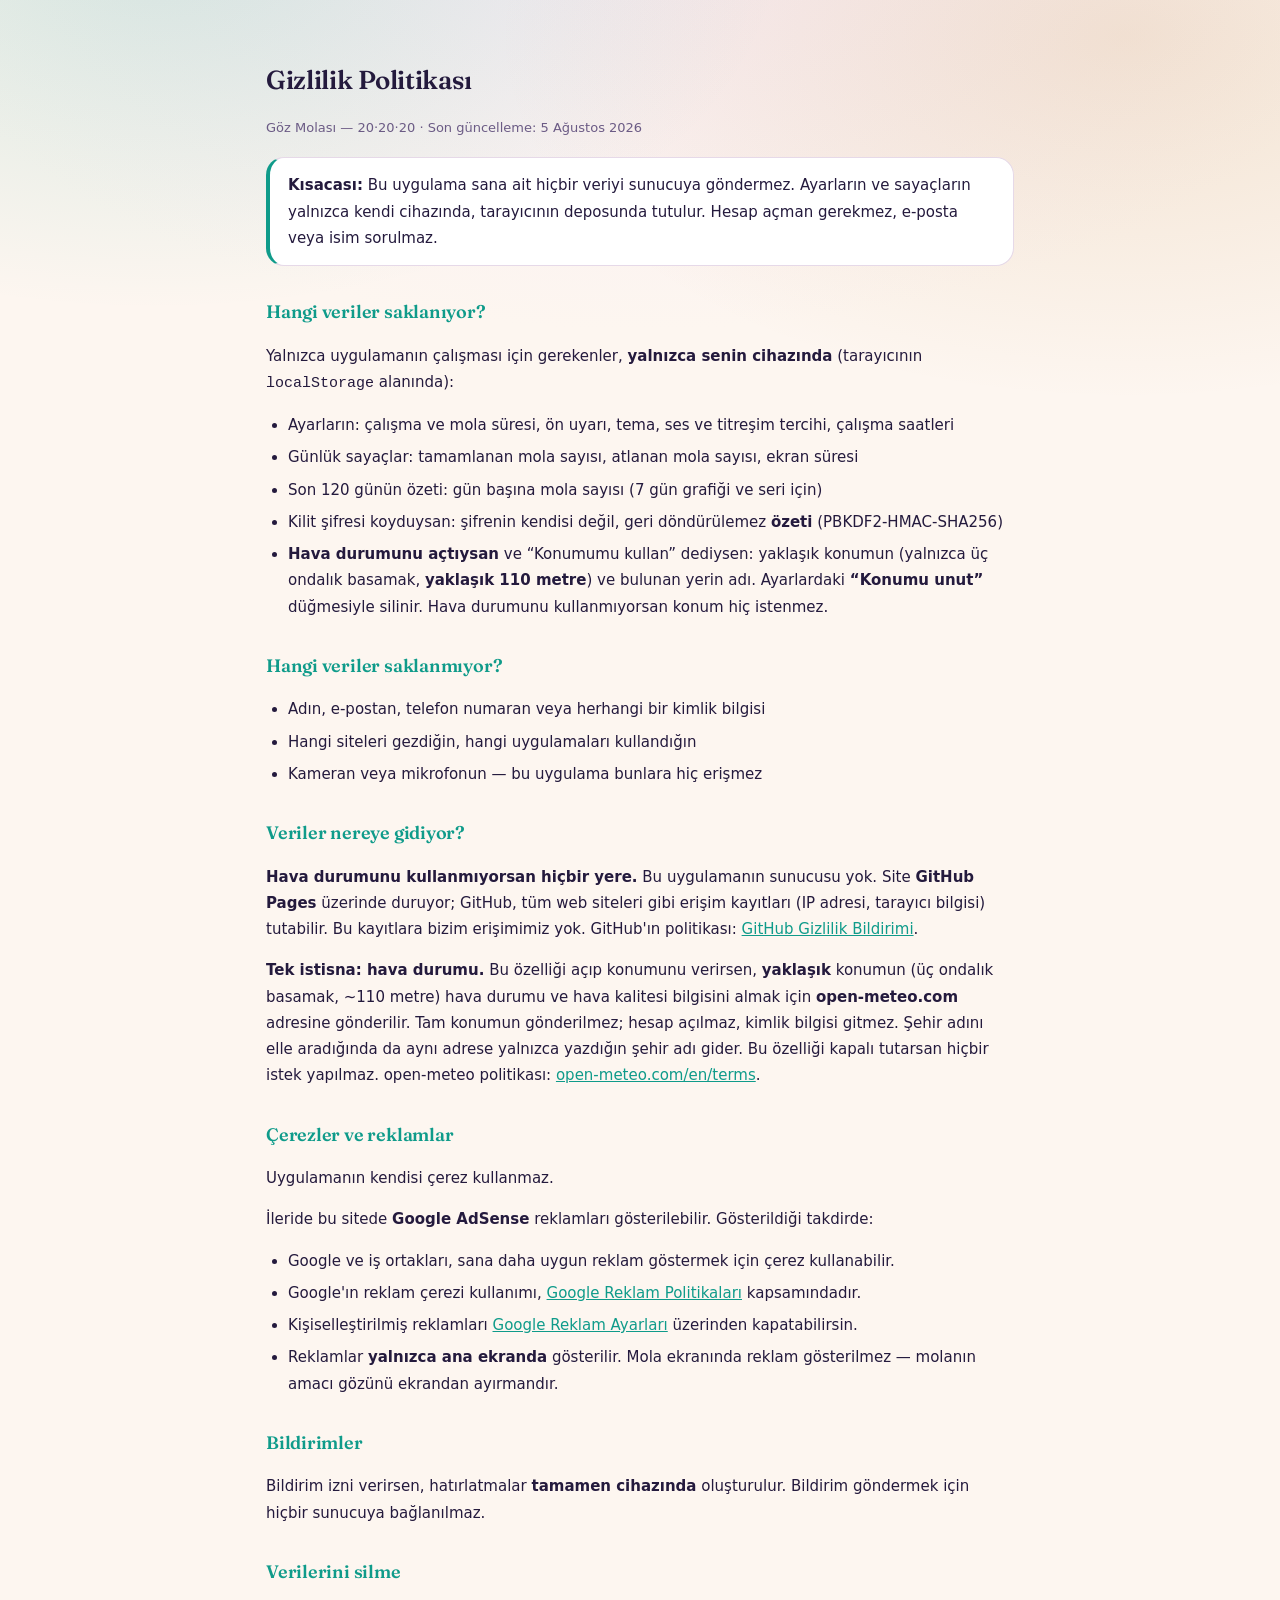
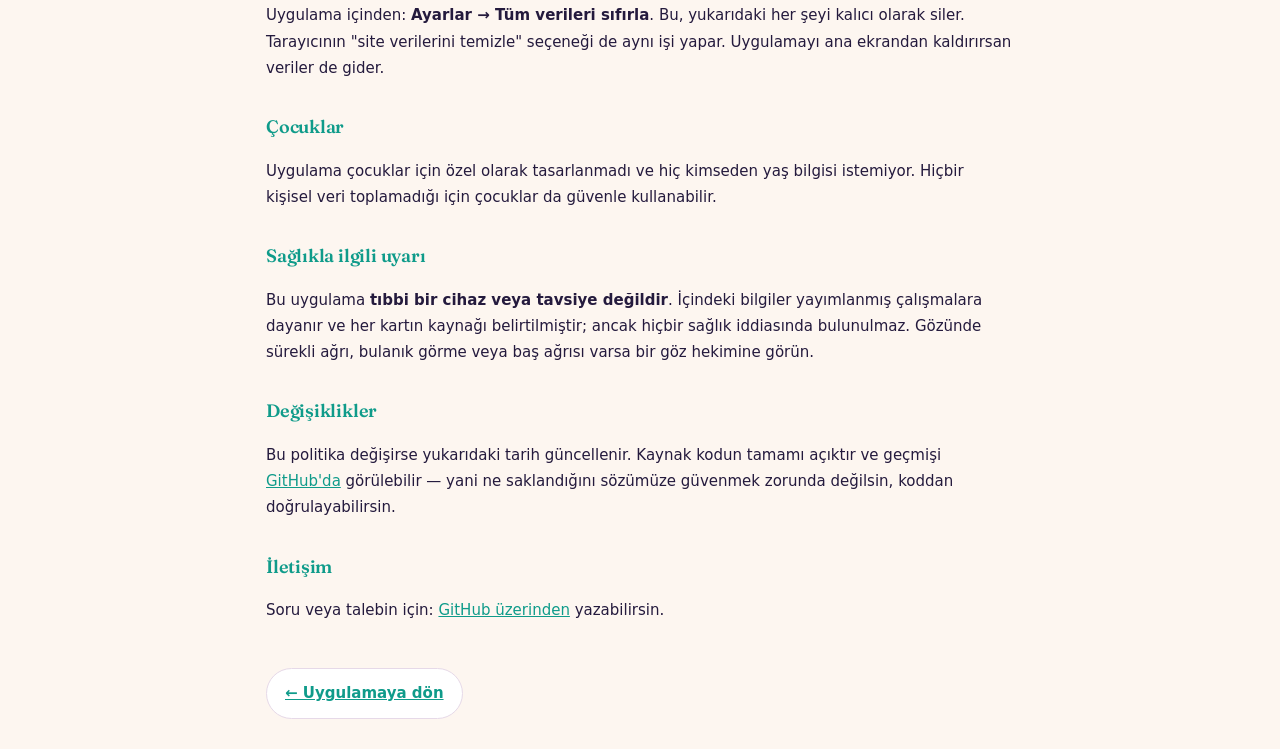
<file: gizlilik.html>
<!DOCTYPE html>
<html lang="tr">
<head>
<meta charset="utf-8">
<meta name="viewport" content="width=device-width, initial-scale=1, viewport-fit=cover">
<title>Gizlilik Politikası — Göz Molası</title>
<meta name="description" content="Göz Molası uygulamasının gizlilik politikası: hangi veriler saklanır, nerede saklanır, kimlerle paylaşılır.">
<meta name="theme-color" content="#141130">
<meta name="google-adsense-account" content="ca-pub-4471538043632173">
<link rel="icon" href="ikon-192.png">
<link rel="stylesheet" href="stil.css?s=v252">
<style>
  body { display: block; max-width: 780px; margin: 0 auto; }
  .metin { line-height: 1.75; font-size: 15px; }
  .metin h1 { font-size: 26px; margin: 24px 0 6px; }
  .metin h2 { font-size: 18px; margin: 30px 0 8px; color: var(--vurgu); }
  .metin p, .metin li { color: var(--yazi); }
  .metin ul { padding-left: 22px; }
  .metin li { margin-bottom: 6px; }
  .metin .tarih { color: var(--yazi-soluk); font-size: 13px; }
  .metin a { color: var(--vurgu); }
  .kutu {
    background: var(--kart); border: 1px solid var(--cizgi);
    border-left: 4px solid var(--vurgu);
    border-radius: var(--yuvarlak); padding: 14px 18px; margin: 18px 0;
  }
  .geri { display: inline-block; margin-top: 30px; }
</style>
<link rel="canonical" href="https://meteotr06.github.io/goz-molasi/gizlilik.html">
</head>
<body>
<main class="metin">
  <h1>Gizlilik Politikası</h1>
  <p class="tarih">Göz Molası — 20·20·20 · Son güncelleme: 5 Ağustos 2026</p>

  <div class="kutu">
    <b>Kısacası:</b> Bu uygulama sana ait hiçbir veriyi sunucuya göndermez.
    Ayarların ve sayaçların yalnızca kendi cihazında, tarayıcının deposunda
    tutulur. Hesap açman gerekmez, e-posta veya isim sorulmaz.
  </div>

  <h2>Hangi veriler saklanıyor?</h2>
  <p>Yalnızca uygulamanın çalışması için gerekenler, <b>yalnızca senin cihazında</b>
     (tarayıcının <code>localStorage</code> alanında):</p>
  <ul>
    <li>Ayarların: çalışma ve mola süresi, ön uyarı, tema, ses ve titreşim tercihi,
        çalışma saatleri</li>
    <li>Günlük sayaçlar: tamamlanan mola sayısı, atlanan mola sayısı, ekran süresi</li>
    <li>Son 120 günün özeti: gün başına mola sayısı (7 gün grafiği ve seri için)</li>
    <li>Kilit şifresi koyduysan: şifrenin kendisi değil, geri döndürülemez
        <b>özeti</b> (PBKDF2-HMAC-SHA256)</li>
    <li><b>Hava durumunu açtıysan</b> ve “Konumumu kullan” dediysen: yaklaşık
        konumun (yalnızca üç ondalık basamak, <b>yaklaşık 110 metre</b>) ve
        bulunan yerin adı. Ayarlardaki <b>“Konumu unut”</b> düğmesiyle silinir.
        Hava durumunu kullanmıyorsan konum hiç istenmez.</li>
  </ul>

  <h2>Hangi veriler saklanmıyor?</h2>
  <ul>
    <li>Adın, e-postan, telefon numaran veya herhangi bir kimlik bilgisi</li>
    <li>Hangi siteleri gezdiğin, hangi uygulamaları kullandığın</li>
    <li>Kameran veya mikrofonun — bu uygulama bunlara hiç erişmez</li>
  </ul>

  <h2>Veriler nereye gidiyor?</h2>
  <p><b>Hava durumunu kullanmıyorsan hiçbir yere.</b> Bu uygulamanın sunucusu yok. Site <b>GitHub Pages</b> üzerinde
     duruyor; GitHub, tüm web siteleri gibi erişim kayıtları (IP adresi, tarayıcı
     bilgisi) tutabilir. Bu kayıtlara bizim erişimimiz yok.
     GitHub'ın politikası:
     <a href="https://docs.github.com/site-policy/privacy-policies/github-privacy-statement"
        rel="noopener" target="_blank">GitHub Gizlilik Bildirimi</a>.</p>

  <p><b>Tek istisna: hava durumu.</b> Bu özelliği açıp konumunu verirsen,
     <b>yaklaşık</b> konumun (üç ondalık basamak, ~110 metre) hava durumu ve
     hava kalitesi bilgisini almak için <b>open-meteo.com</b> adresine
     gönderilir. Tam konumun gönderilmez; hesap açılmaz, kimlik bilgisi
     gitmez. Şehir adını elle aradığında da aynı adrese yalnızca yazdığın
     şehir adı gider. Bu özelliği kapalı tutarsan hiçbir istek yapılmaz.
     open-meteo politikası:
     <a href="https://open-meteo.com/en/terms" rel="noopener" target="_blank">open-meteo.com/en/terms</a>.</p>

  <h2>Çerezler ve reklamlar</h2>
  <p>Uygulamanın kendisi çerez kullanmaz.</p>
  <p>İleride bu sitede <b>Google AdSense</b> reklamları gösterilebilir. Gösterildiği
     takdirde:</p>
  <ul>
    <li>Google ve iş ortakları, sana daha uygun reklam göstermek için çerez
        kullanabilir.</li>
    <li>Google'ın reklam çerezi kullanımı,
        <a href="https://policies.google.com/technologies/ads" rel="noopener"
           target="_blank">Google Reklam Politikaları</a> kapsamındadır.</li>
    <li>Kişiselleştirilmiş reklamları
        <a href="https://adssettings.google.com" rel="noopener" target="_blank">Google
        Reklam Ayarları</a> üzerinden kapatabilirsin.</li>
    <li>Reklamlar <b>yalnızca ana ekranda</b> gösterilir. Mola ekranında reklam
        gösterilmez — molanın amacı gözünü ekrandan ayırmandır.</li>
  </ul>

  <h2>Bildirimler</h2>
  <p>Bildirim izni verirsen, hatırlatmalar <b>tamamen cihazında</b> oluşturulur.
     Bildirim göndermek için hiçbir sunucuya bağlanılmaz.</p>

  <h2>Verilerini silme</h2>
  <p>Uygulama içinden: <b>Ayarlar → Tüm verileri sıfırla</b>. Bu, yukarıdaki her şeyi
     kalıcı olarak siler. Tarayıcının "site verilerini temizle" seçeneği de aynı işi
     yapar. Uygulamayı ana ekrandan kaldırırsan veriler de gider.</p>

  <h2>Çocuklar</h2>
  <p>Uygulama çocuklar için özel olarak tasarlanmadı ve hiç kimseden yaş bilgisi
     istemiyor. Hiçbir kişisel veri toplamadığı için çocuklar da güvenle
     kullanabilir.</p>

  <h2>Sağlıkla ilgili uyarı</h2>
  <p>Bu uygulama <b>tıbbi bir cihaz veya tavsiye değildir</b>. İçindeki bilgiler
     yayımlanmış çalışmalara dayanır ve her kartın kaynağı belirtilmiştir; ancak
     hiçbir sağlık iddiasında bulunulmaz. Gözünde sürekli ağrı, bulanık görme veya
     baş ağrısı varsa bir göz hekimine görün.</p>

  <h2>Değişiklikler</h2>
  <p>Bu politika değişirse yukarıdaki tarih güncellenir. Kaynak kodun tamamı
     açıktır ve geçmişi
     <a href="https://github.com/meteotr06/goz-molasi" rel="noopener" target="_blank">GitHub'da</a>
     görülebilir — yani ne saklandığını sözümüze güvenmek zorunda değilsin,
     koddan doğrulayabilirsin.</p>

  <h2>İletişim</h2>
  <p>Soru veya talebin için:
     <a href="https://github.com/meteotr06/goz-molasi/issues" rel="noopener"
        target="_blank">GitHub üzerinden</a> yazabilirsin.</p>

  <a class="dugme geri" href="./index.html">← Uygulamaya dön</a>
</main>
</body>
</html>
</file>
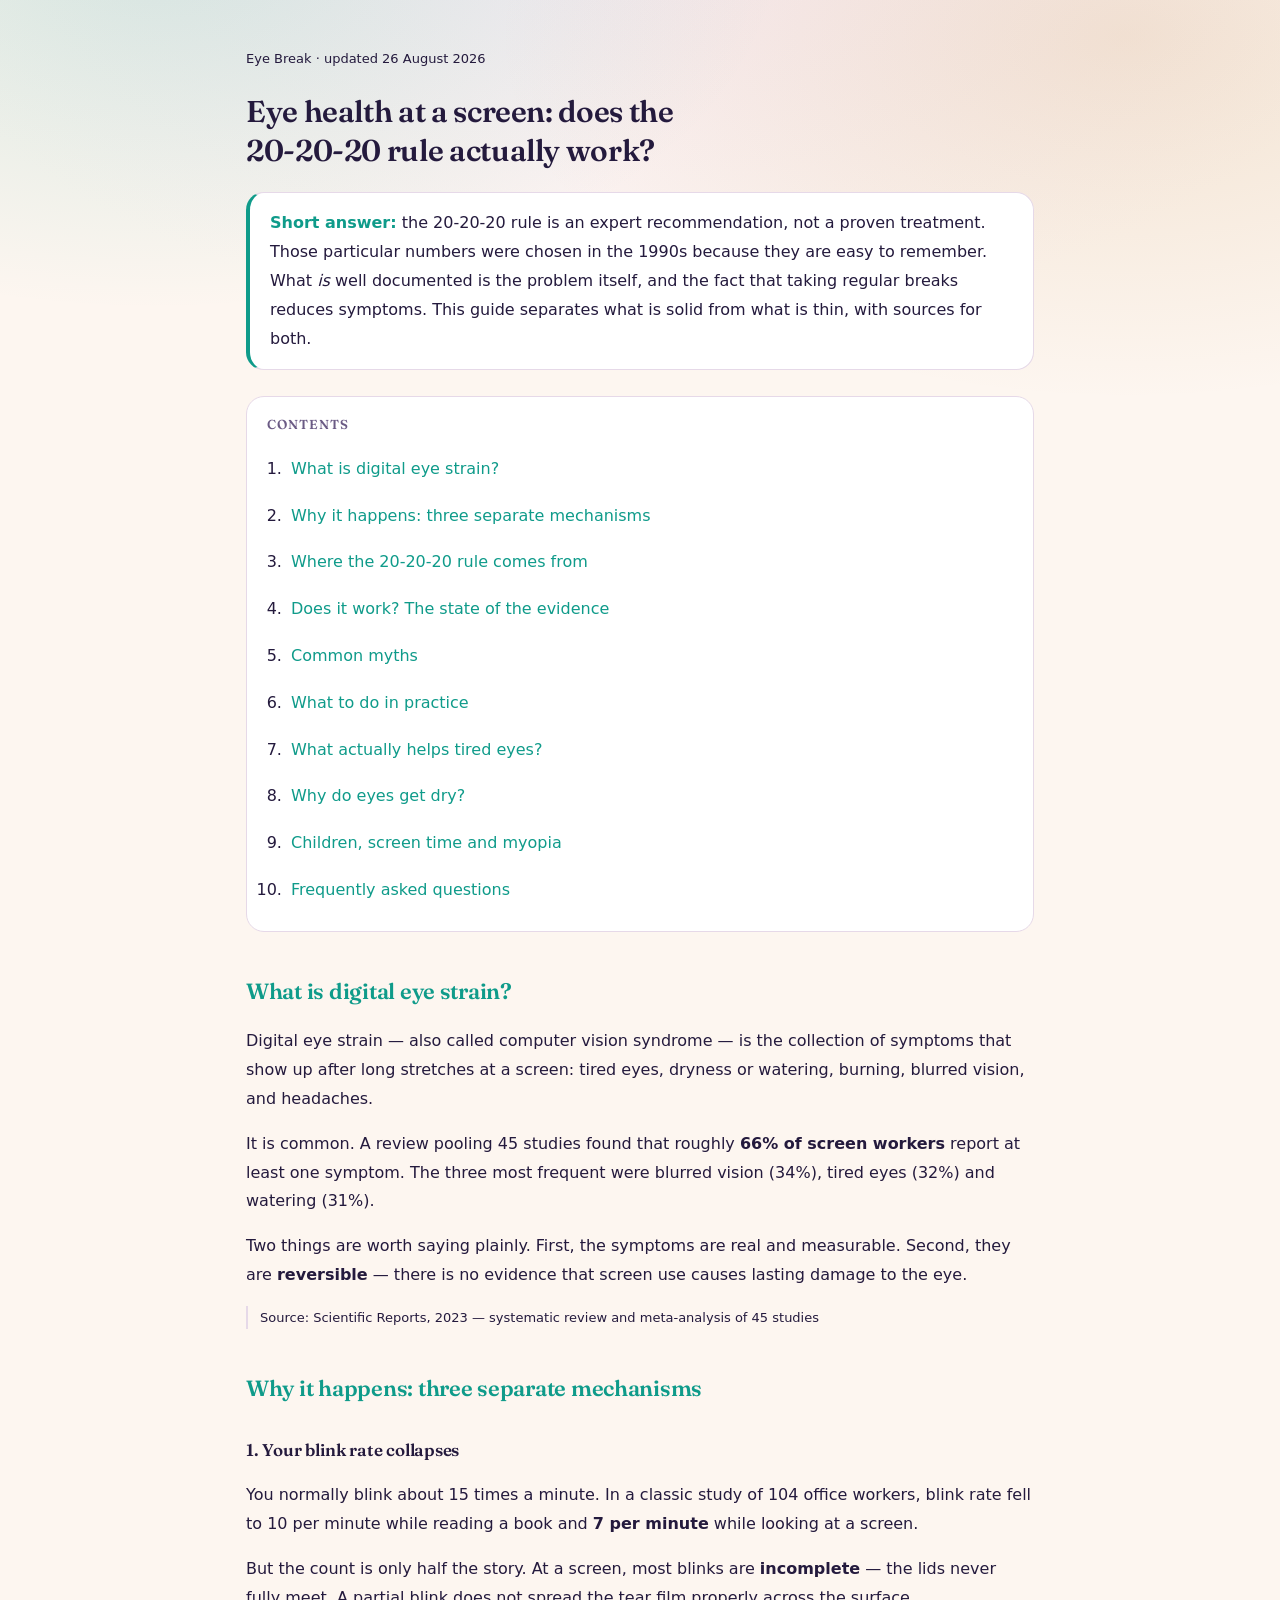
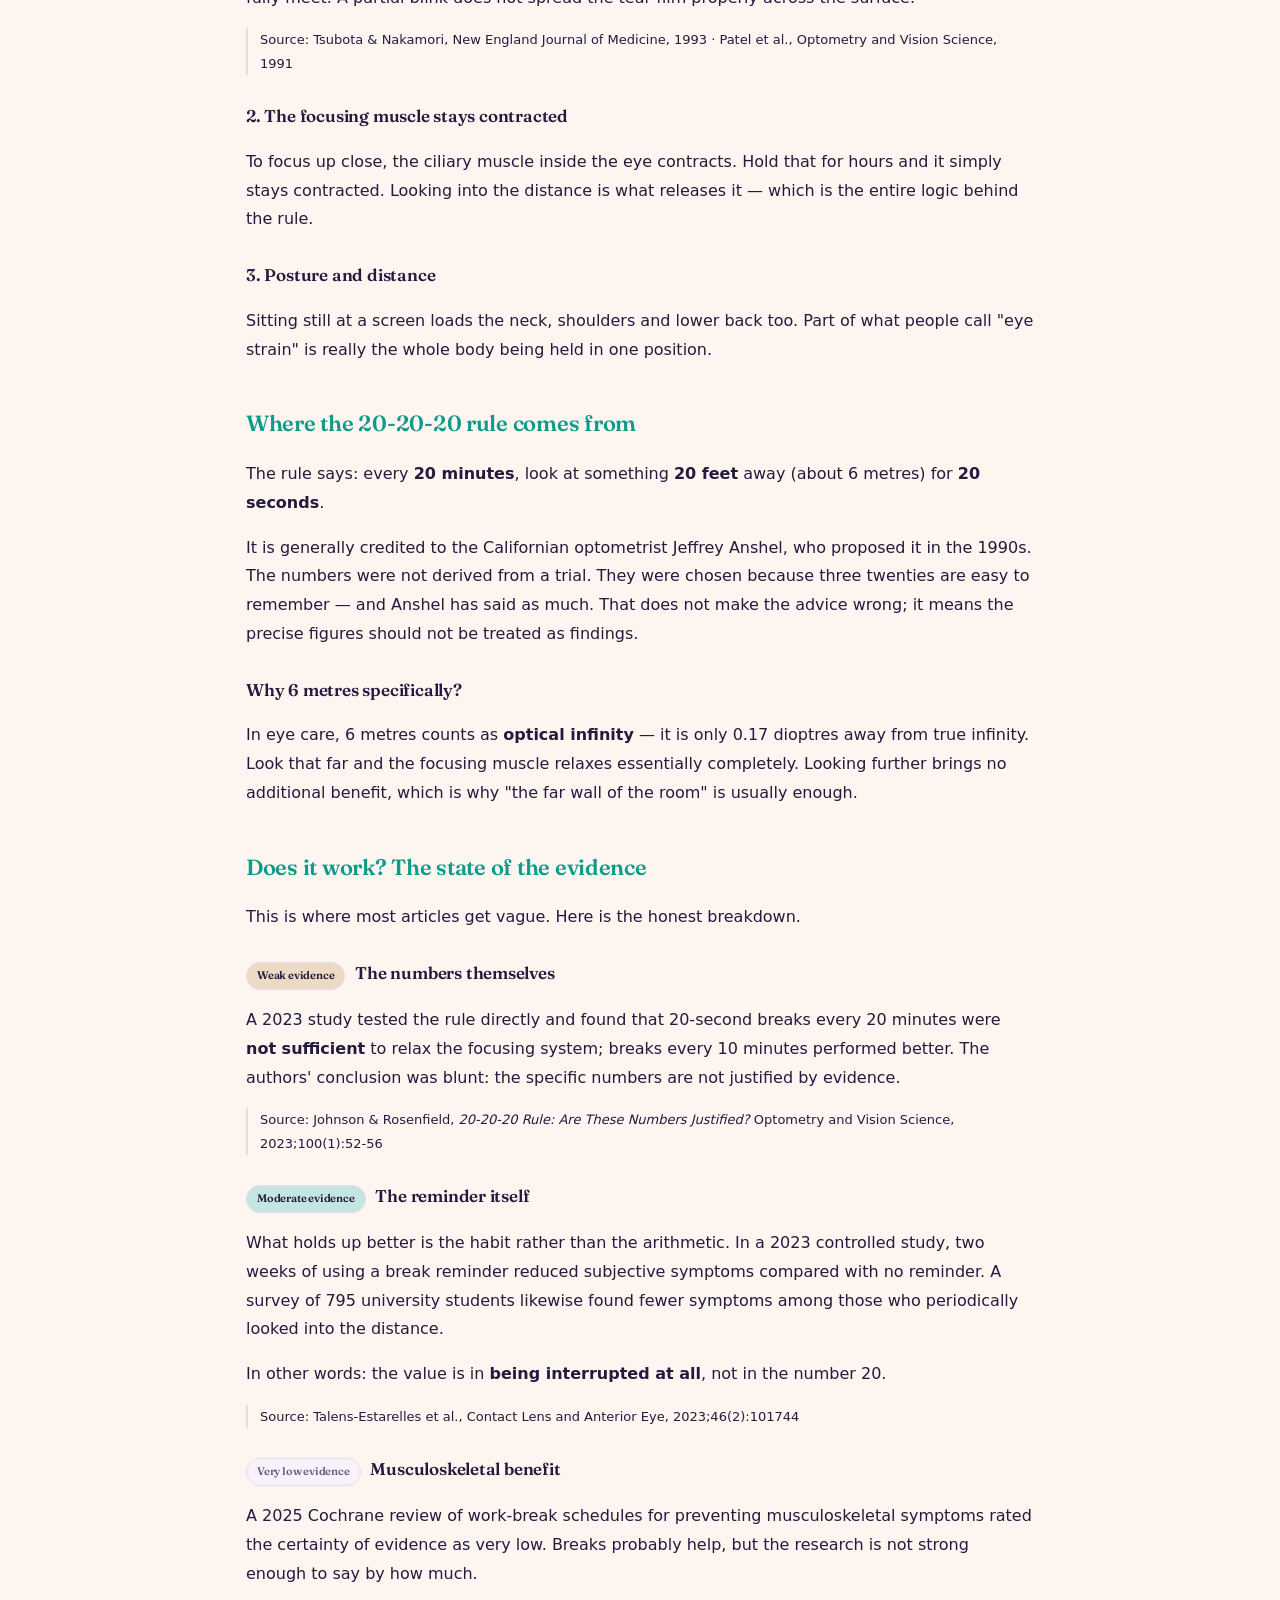
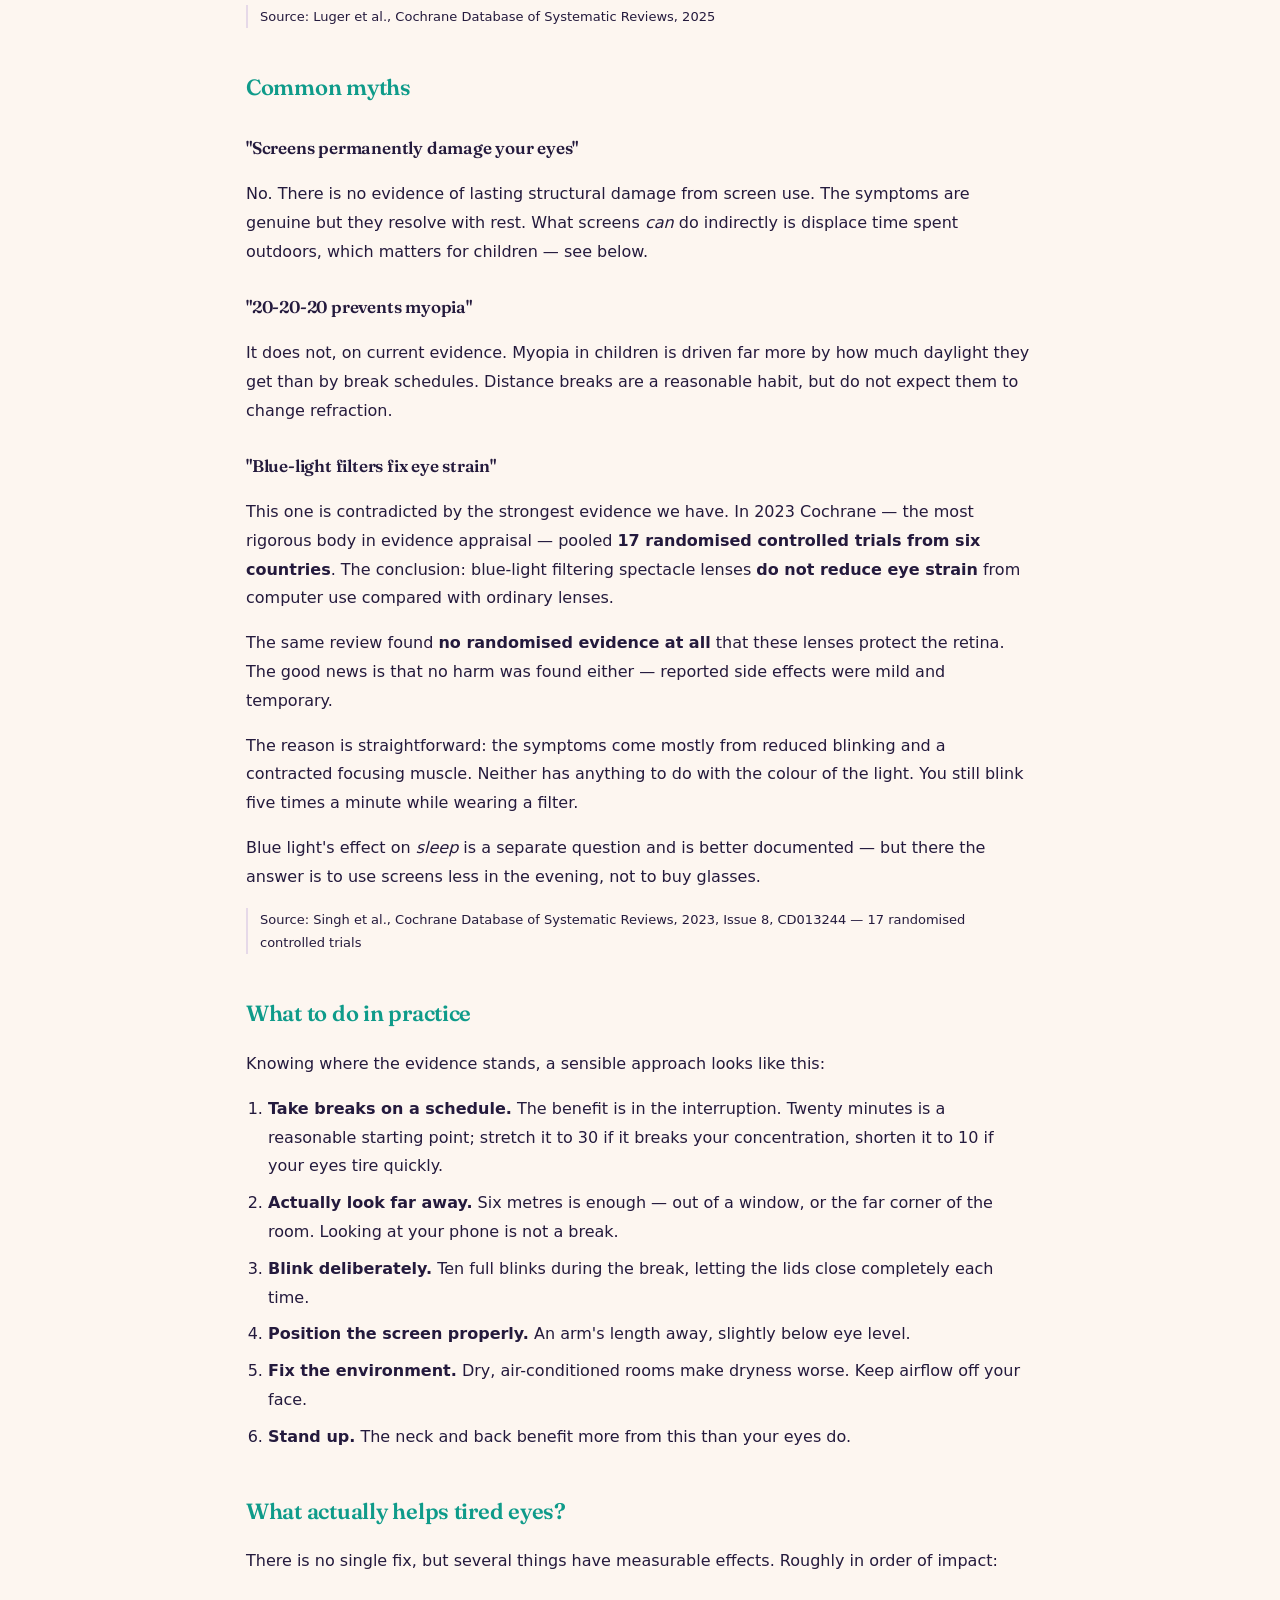
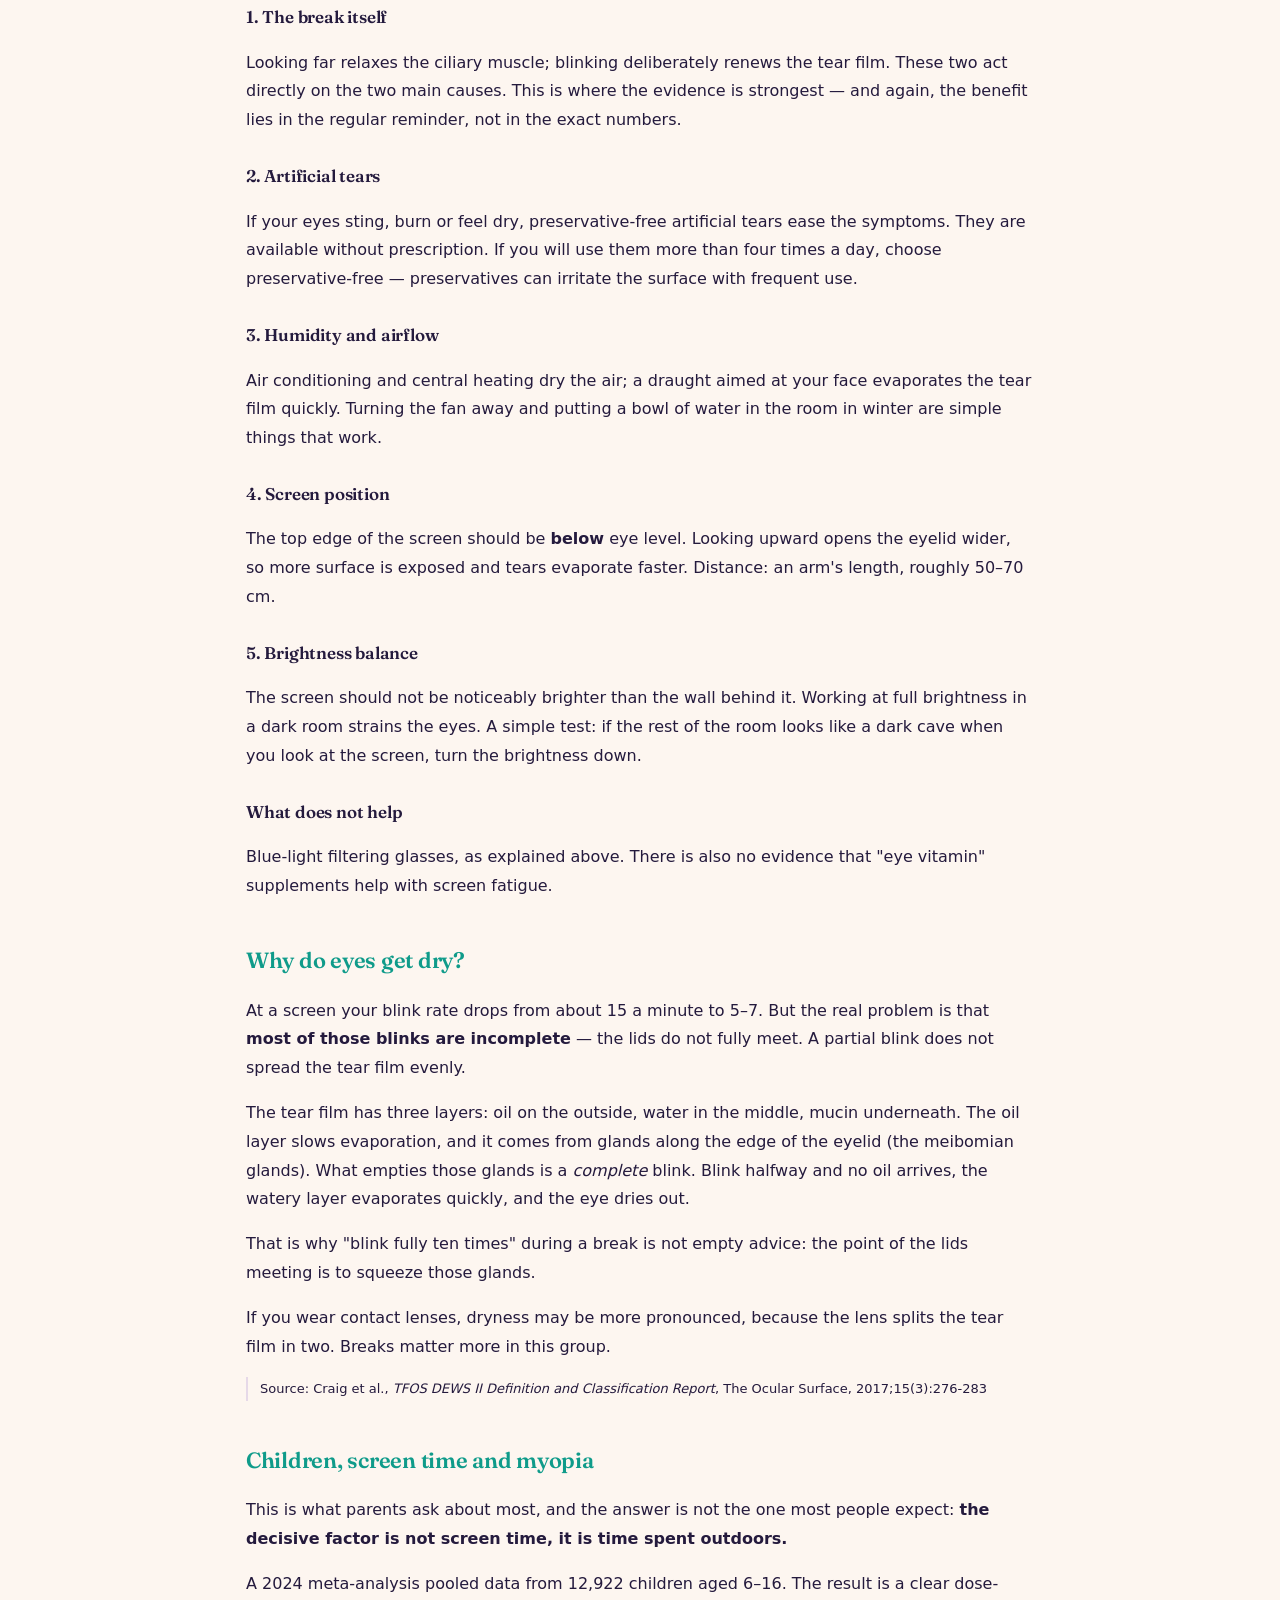
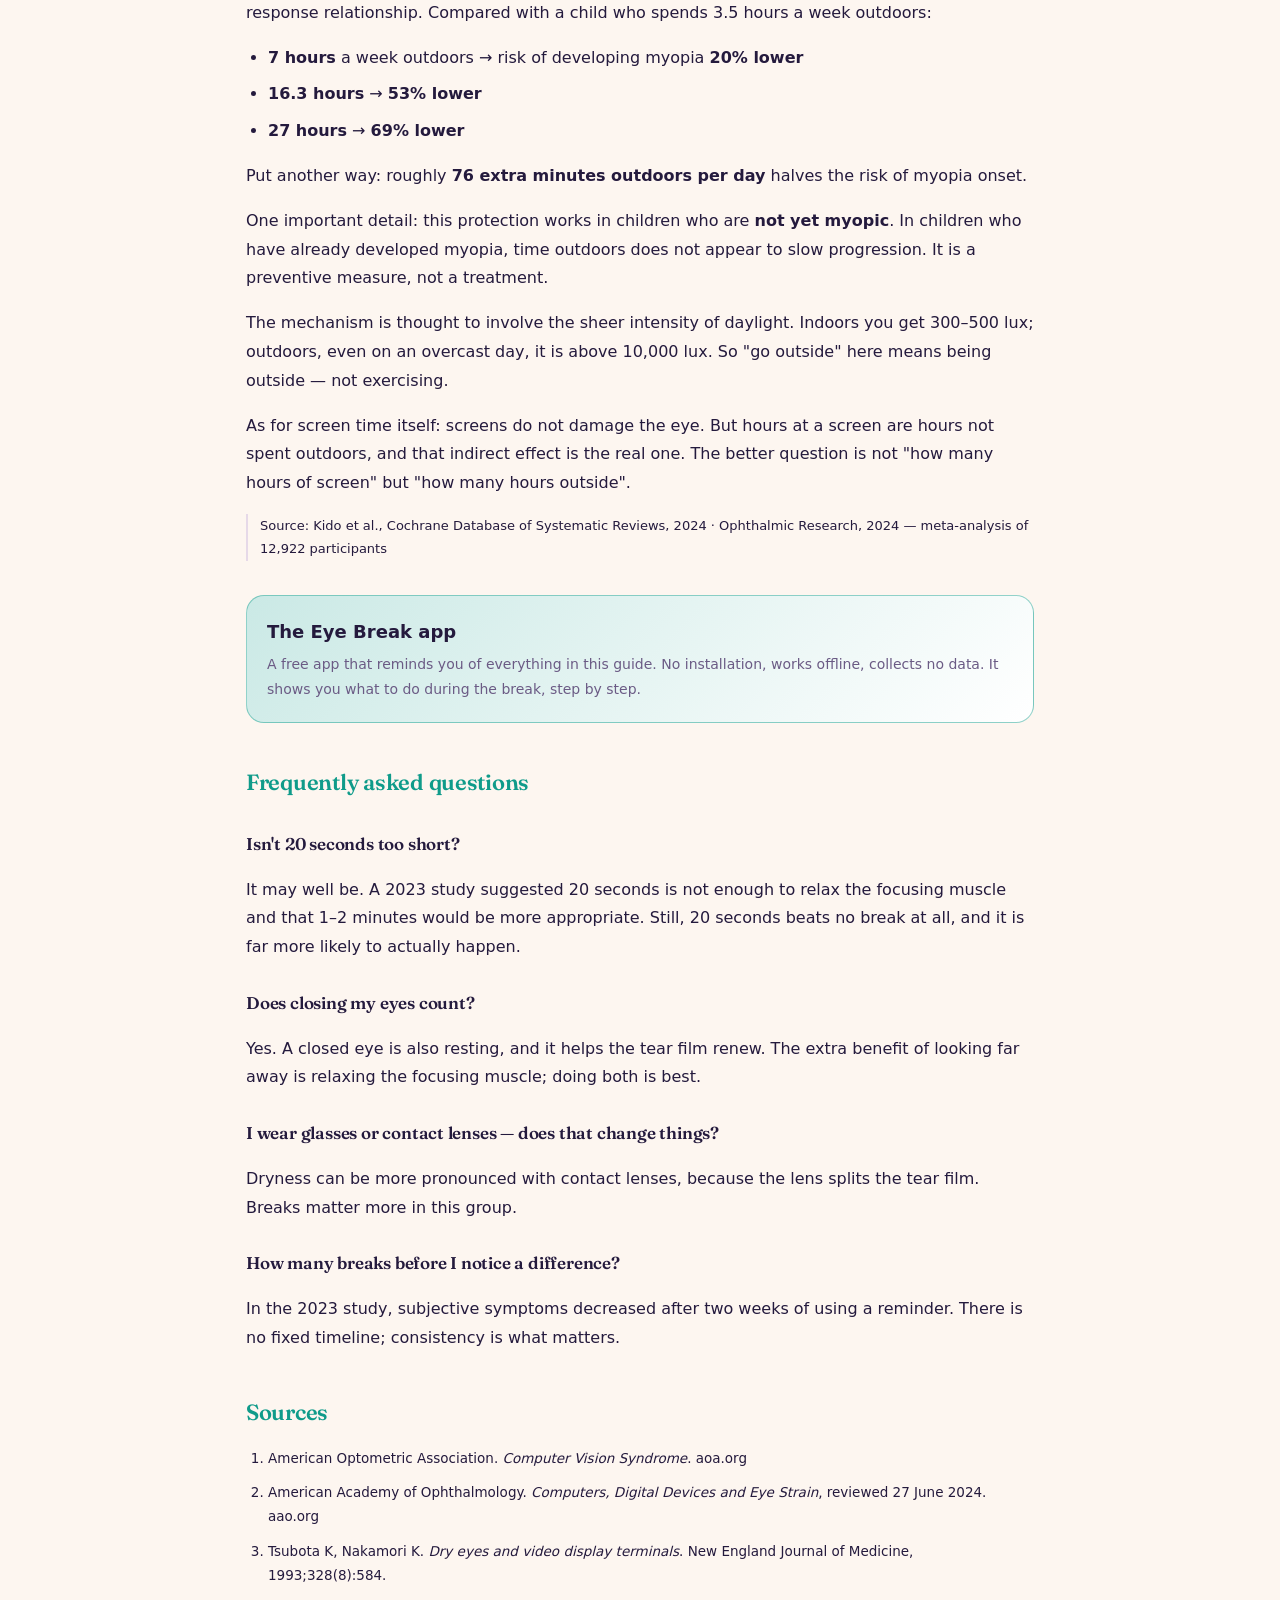
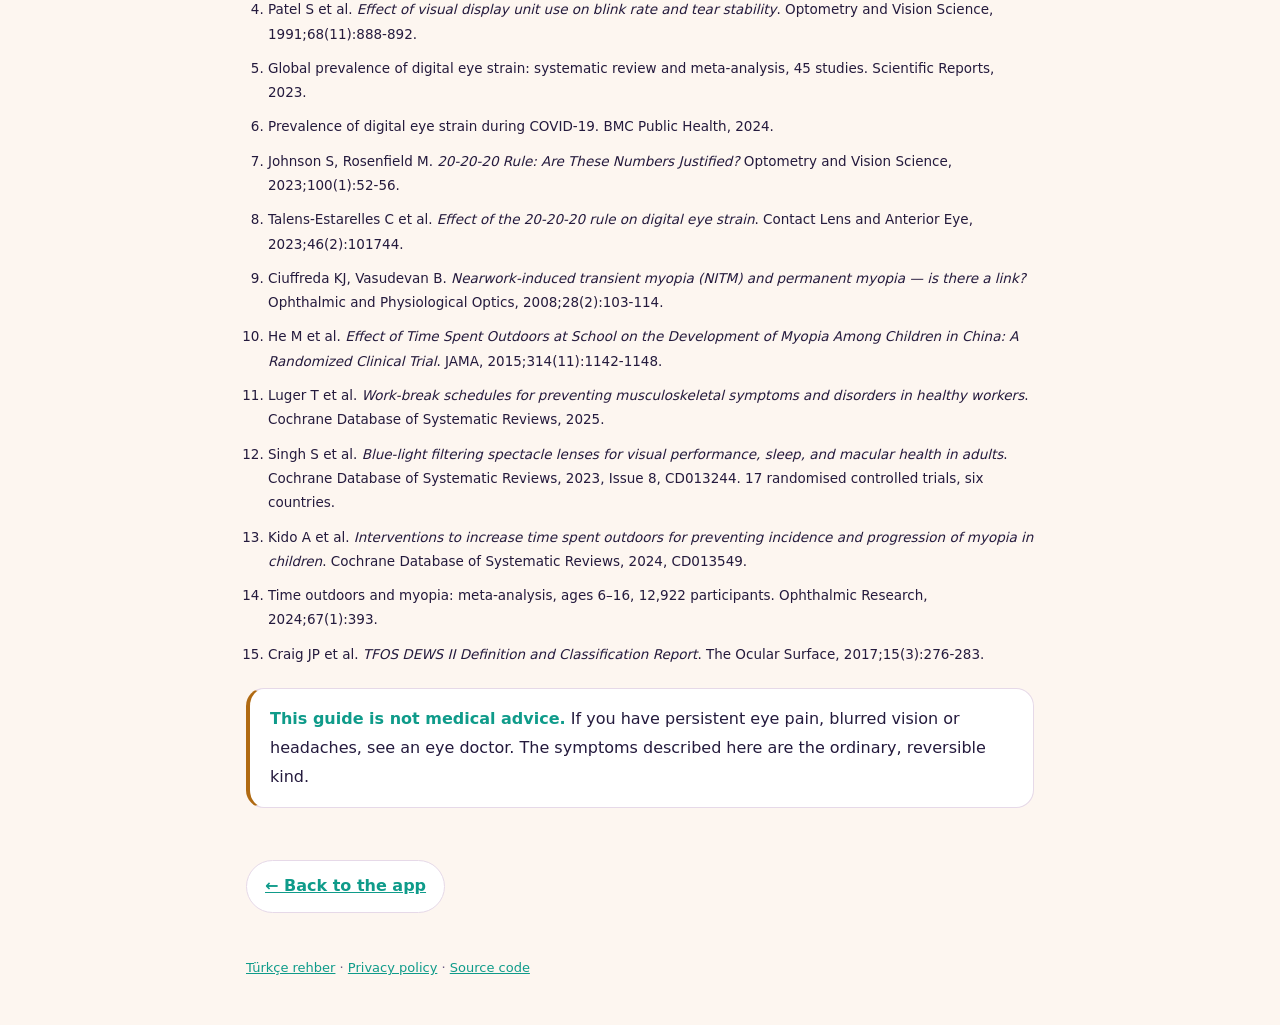
<file: guide.html>
<!DOCTYPE html>
<html lang="en">
<head>
<meta charset="utf-8">
<meta name="viewport" content="width=device-width, initial-scale=1, viewport-fit=cover">
<title>Screen Eye Health Guide — Does the 20-20-20 Rule Actually Work?</title>
<meta name="description" content="What is digital eye strain, what does the 20-20-20 rule rest on, and how much of it is actually evidenced? A detailed guide with sources for every claim.">
<meta name="theme-color" content="#122d36">
<meta name="google-adsense-account" content="ca-pub-4471538043632173">
<link rel="icon" href="ikon-192.png">
<link rel="canonical" href="https://meteotr06.github.io/goz-molasi/guide.html">
<link rel="alternate" hreflang="tr" href="https://meteotr06.github.io/goz-molasi/rehber.html">
<link rel="alternate" hreflang="en" href="https://meteotr06.github.io/goz-molasi/guide.html">
<link rel="alternate" hreflang="x-default" href="https://meteotr06.github.io/goz-molasi/guide.html">
<meta property="og:type" content="article">
<meta property="og:title" content="Screen Eye Health Guide">
<meta property="og:description" content="Does the 20-20-20 rule actually work? An honest review, with sources.">
<!-- Ingilizce sayfa, Ingilizce kart. Turkce kart (`onizleme.png`)
     index.html ve rehber.html'de kaliyor: elle cizilmis ve iris
     detayi daha zengin. Olculdu (29.08.2026): 1200x630, canlida 200. -->
<meta property="og:image" content="https://meteotr06.github.io/goz-molasi/onizleme-en.png">
<meta property="og:image:width" content="1200">
<meta property="og:image:height" content="630">
<meta property="og:url" content="https://meteotr06.github.io/goz-molasi/guide.html">
<meta property="og:locale" content="en_GB">
<link rel="stylesheet" href="stil.css?s=v252">
<style>
  body { display:block; max-width:820px; margin:0 auto; user-select:text; -webkit-user-select:text; }
  .yazi { line-height:1.8; font-size:16px; }
  .yazi h1 { font-size:30px; line-height:1.3; margin:22px 0 10px; }
  .yazi h2 { font-size:22px; margin:40px 0 10px; color:var(--vurgu); }
  .yazi h3 { font-size:17px; margin:26px 0 6px; }
  .yazi p, .yazi li { color:var(--yazi); }
  .yazi ul, .yazi ol { padding-left:22px; }
  .yazi li { margin-bottom:8px; }
  .yazi a { color:var(--vurgu); }
  .ust-bilgi { color:var(--yazi-soluk); font-size:13px; margin-bottom:6px; }
  .oz { background:var(--kart); border:1px solid var(--cizgi); border-left:4px solid var(--vurgu);
        border-radius:var(--yuvarlak); padding:16px 20px; margin:22px 0; }
  .oz b { color:var(--vurgu); }
  .kaynak { font-size:13px; color:var(--yazi-soluk); border-left:2px solid var(--cizgi);
            padding-left:12px; margin:14px 0 0; }
  .icindekiler { background:var(--kart); border:1px solid var(--cizgi);
                 border-radius:var(--yuvarlak); padding:16px 20px; margin:26px 0; }
  .icindekiler h2 { font-size:13px !important; margin:0 0 10px !important;
                    letter-spacing:.08em; text-transform:uppercase;
                    color:var(--yazi-soluk) !important; }
  .icindekiler ol { margin:0; padding-left:20px; }
  .icindekiler li { margin-bottom:2px; }
  /* Parmakla basılabilir olsun: ölçtüm, 10 bağlantının 9'u 32px'in
     altındaydı. Satır içi bağlantıyı blok yapıp yükseklik veriyoruz. */
  .icindekiler a { text-decoration:none; display:block; padding:8px 4px;
                   min-height:40px; }
  .icindekiler a:hover, .icindekiler a:focus-visible { text-decoration:underline; }
  .yazi h2 { scroll-margin-top:16px; }
  .kaynakca { font-size:13.5px; color:var(--yazi-soluk); }
  .kaynakca li { margin-bottom:10px; }
  table { width:100%; border-collapse:collapse; margin:18px 0; font-size:14.5px; }
  th, td { text-align:left; padding:10px 12px; border-bottom:1px solid var(--cizgi); }
  th { color:var(--vurgu); font-weight:700; }
  .etiket { display:inline-block; font-size:11px; padding:3px 10px; border-radius:999px;
            background:var(--kart-2); color:var(--yazi-soluk); margin-right:6px; }
  .etiket.guclu { background:color-mix(in srgb, var(--vurgu) 25%, var(--kart)); color:var(--yazi); }
  .etiket.zayif { background:color-mix(in srgb, var(--uyari) 25%, var(--kart)); color:var(--yazi); }
  .cta { display:block; background:linear-gradient(135deg, color-mix(in srgb, var(--vurgu) 22%, var(--kart)), var(--kart));
         border:1px solid color-mix(in srgb, var(--vurgu) 45%, transparent);
         border-radius:var(--yuvarlak); padding:20px; margin:34px 0; text-decoration:none; }
  .cta b { display:block; font-size:18px; color:var(--yazi); }
  .cta span { display:block; color:var(--yazi-soluk); font-size:14px; margin-top:4px; }
  .geri { display:inline-block; margin:30px 0; }
</style>
<script type="application/ld+json">
{
  "@context": "https://schema.org",
  "@graph": [
    {
      "@type": "Article",
      "headline": "Eye health at a screen: does the 20-20-20 rule actually work?",
      "description": "What digital eye strain is, what the 20-20-20 rule rests on, and how much of it is actually evidenced.",
      "inLanguage": "en",
      "mainEntityOfPage": "https://meteotr06.github.io/goz-molasi/guide.html",
      "image": "https://meteotr06.github.io/goz-molasi/onizleme-en.png",
      "author": {
        "@type": "Organization",
        "name": "Eye Break"
      },
      "publisher": {
        "@type": "Organization",
        "name": "Eye Break"
      }
    },
    {
      "@type": "FAQPage",
      "mainEntity": [
        {
          "@type": "Question",
          "name": "Isn't 20 seconds too short?",
          "acceptedAnswer": {
            "@type": "Answer",
            "text": "It may well be. A 2023 study suggested 20 seconds is not enough to relax the focusing muscle and that 1-2 minutes would be more appropriate. Still, 20 seconds beats no break at all, and it is far more likely to happen."
          }
        },
        {
          "@type": "Question",
          "name": "Does closing my eyes count?",
          "acceptedAnswer": {
            "@type": "Answer",
            "text": "Yes. A closed eye is also resting, and it helps the tear film renew. The extra benefit of looking far away is relaxing the focusing muscle; doing both is best."
          }
        },
        {
          "@type": "Question",
          "name": "I wear glasses or contact lenses - does that change things?",
          "acceptedAnswer": {
            "@type": "Answer",
            "text": "Dryness can be more pronounced with contact lenses, because the lens splits the tear film. Breaks matter more in this group."
          }
        },
        {
          "@type": "Question",
          "name": "How many breaks before I notice a difference?",
          "acceptedAnswer": {
            "@type": "Answer",
            "text": "In the 2023 study, subjective symptoms decreased after two weeks of using a reminder. There is no fixed timeline; consistency is what matters."
          }
        }
      ]
    }
  ]
}
</script>
</head>
<body>
<main class="yazi">

<p class="ust-bilgi">Eye Break · updated 26 August 2026</p>

<h1>Eye health at a screen: does the 20-20-20 rule actually work?</h1>

<div class="oz">
<b>Short answer:</b> the 20-20-20 rule is an expert recommendation, not a proven
treatment. Those particular numbers were chosen in the 1990s because they are
easy to remember. What <i>is</i> well documented is the problem itself, and the
fact that taking regular breaks reduces symptoms. This guide separates what is
solid from what is thin, with sources for both.
</div>

<nav class="icindekiler" aria-label="Contents">
  <h2>Contents</h2>
  <ol>
    <li><a href="#b-what-is-digital-eye-strain">What is digital eye strain?</a></li>
    <li><a href="#b-three-mechanisms">Why it happens: three separate mechanisms</a></li>
    <li><a href="#b-where-the-rule-comes-from">Where the 20-20-20 rule comes from</a></li>
    <li><a href="#b-state-of-the-evidence">Does it work? The state of the evidence</a></li>
    <li><a href="#b-common-myths">Common myths</a></li>
    <li><a href="#b-what-to-do">What to do in practice</a></li>
    <li><a href="#b-what-helps">What actually helps tired eyes?</a></li>
    <li><a href="#b-why-eyes-dry">Why do eyes get dry?</a></li>
    <li><a href="#b-children">Children, screen time and myopia</a></li>
    <li><a href="#b-faq">Frequently asked questions</a></li>
  </ol>
</nav>

<aside class="reklam-alani gizli"
       data-birim="rehberUst" data-bicim="horizontal" aria-label="Ad"></aside>

<h2 id="b-what-is-digital-eye-strain">What is digital eye strain?</h2>

<p>Digital eye strain — also called computer vision syndrome — is the collection
of symptoms that show up after long stretches at a screen: tired eyes, dryness
or watering, burning, blurred vision, and headaches.</p>

<p>It is common. A review pooling 45 studies found that roughly <b>66% of screen
workers</b> report at least one symptom. The three most frequent were blurred
vision (34%), tired eyes (32%) and watering (31%).</p>

<p>Two things are worth saying plainly. First, the symptoms are real and
measurable. Second, they are <b>reversible</b> — there is no evidence that
screen use causes lasting damage to the eye.</p>

<p class="kaynak">Source: Scientific Reports, 2023 — systematic review and
meta-analysis of 45 studies</p>

<h2 id="b-three-mechanisms">Why it happens: three separate mechanisms</h2>

<h3>1. Your blink rate collapses</h3>

<p>You normally blink about 15 times a minute. In a classic study of 104 office
workers, blink rate fell to 10 per minute while reading a book and <b>7 per
minute</b> while looking at a screen.</p>

<p>But the count is only half the story. At a screen, most blinks are
<b>incomplete</b> — the lids never fully meet. A partial blink does not spread
the tear film properly across the surface.</p>

<p class="kaynak">Source: Tsubota &amp; Nakamori, New England Journal of Medicine,
1993 · Patel et al., Optometry and Vision Science, 1991</p>

<h3>2. The focusing muscle stays contracted</h3>

<p>To focus up close, the ciliary muscle inside the eye contracts. Hold that for
hours and it simply stays contracted. Looking into the distance is what releases
it — which is the entire logic behind the rule.</p>

<h3>3. Posture and distance</h3>

<p>Sitting still at a screen loads the neck, shoulders and lower back too. Part
of what people call "eye strain" is really the whole body being held in one
position.</p>

<h2 id="b-where-the-rule-comes-from">Where the 20-20-20 rule comes from</h2>

<p>The rule says: every <b>20 minutes</b>, look at something <b>20 feet</b> away
(about 6 metres) for <b>20 seconds</b>.</p>

<p>It is generally credited to the Californian optometrist Jeffrey Anshel, who
proposed it in the 1990s. The numbers were not derived from a trial. They were
chosen because three twenties are easy to remember — and Anshel has said as much.
That does not make the advice wrong; it means the precise figures should not be
treated as findings.</p>

<h3>Why 6 metres specifically?</h3>

<p>In eye care, 6 metres counts as <b>optical infinity</b> — it is only 0.17
dioptres away from true infinity. Look that far and the focusing muscle relaxes
essentially completely. Looking further brings no additional benefit, which is
why "the far wall of the room" is usually enough.</p>

<h2 id="b-state-of-the-evidence">Does it work? The state of the evidence</h2>

<p>This is where most articles get vague. Here is the honest breakdown.</p>

<h3><span class="etiket zayif">Weak evidence</span> The numbers themselves</h3>

<p>A 2023 study tested the rule directly and found that 20-second breaks every 20
minutes were <b>not sufficient</b> to relax the focusing system; breaks every 10
minutes performed better. The authors' conclusion was blunt: the specific numbers
are not justified by evidence.</p>

<p class="kaynak">Source: Johnson &amp; Rosenfield, <i>20-20-20 Rule: Are These
Numbers Justified?</i> Optometry and Vision Science, 2023;100(1):52-56</p>

<h3><span class="etiket guclu">Moderate evidence</span> The reminder itself</h3>

<p>What holds up better is the habit rather than the arithmetic. In a 2023
controlled study, two weeks of using a break reminder reduced subjective symptoms
compared with no reminder. A survey of 795 university students likewise found
fewer symptoms among those who periodically looked into the distance.</p>

<p>In other words: the value is in <b>being interrupted at all</b>, not in the
number 20.</p>

<p class="kaynak">Source: Talens-Estarelles et al., Contact Lens and Anterior Eye,
2023;46(2):101744</p>

<h3><span class="etiket">Very low evidence</span> Musculoskeletal benefit</h3>

<p>A 2025 Cochrane review of work-break schedules for preventing musculoskeletal
symptoms rated the certainty of evidence as very low. Breaks probably help, but
the research is not strong enough to say by how much.</p>

<p class="kaynak">Source: Luger et al., Cochrane Database of Systematic Reviews,
2025</p>

<h2 id="b-common-myths">Common myths</h2>

<h3>"Screens permanently damage your eyes"</h3>

<p>No. There is no evidence of lasting structural damage from screen use. The
symptoms are genuine but they resolve with rest. What screens <i>can</i> do
indirectly is displace time spent outdoors, which matters for children — see
below.</p>

<h3>"20-20-20 prevents myopia"</h3>

<p>It does not, on current evidence. Myopia in children is driven far more by how
much daylight they get than by break schedules. Distance breaks are a reasonable
habit, but do not expect them to change refraction.</p>

<h3>"Blue-light filters fix eye strain"</h3>

<p>This one is contradicted by the strongest evidence we have. In 2023 Cochrane —
the most rigorous body in evidence appraisal — pooled <b>17 randomised controlled
trials from six countries</b>. The conclusion: blue-light filtering spectacle
lenses <b>do not reduce eye strain</b> from computer use compared with ordinary
lenses.</p>

<p>The same review found <b>no randomised evidence at all</b> that these lenses
protect the retina. The good news is that no harm was found either — reported
side effects were mild and temporary.</p>

<p>The reason is straightforward: the symptoms come mostly from reduced blinking
and a contracted focusing muscle. Neither has anything to do with the colour of
the light. You still blink five times a minute while wearing a filter.</p>

<p>Blue light's effect on <i>sleep</i> is a separate question and is better
documented — but there the answer is to use screens less in the evening, not to
buy glasses.</p>

<p class="kaynak">Source: Singh et al., Cochrane Database of Systematic Reviews,
2023, Issue 8, CD013244 — 17 randomised controlled trials</p>

<aside class="reklam-alani gizli"
       data-birim="rehberOrta" data-bicim="fluid" aria-label="Ad"></aside>

<h2 id="b-what-to-do">What to do in practice</h2>

<p>Knowing where the evidence stands, a sensible approach looks like this:</p>

<ol>
  <li><b>Take breaks on a schedule.</b> The benefit is in the interruption. Twenty
      minutes is a reasonable starting point; stretch it to 30 if it breaks your
      concentration, shorten it to 10 if your eyes tire quickly.</li>
  <li><b>Actually look far away.</b> Six metres is enough — out of a window, or
      the far corner of the room. Looking at your phone is not a break.</li>
  <li><b>Blink deliberately.</b> Ten full blinks during the break, letting the
      lids close completely each time.</li>
  <li><b>Position the screen properly.</b> An arm's length away, slightly below
      eye level.</li>
  <li><b>Fix the environment.</b> Dry, air-conditioned rooms make dryness worse.
      Keep airflow off your face.</li>
  <li><b>Stand up.</b> The neck and back benefit more from this than your eyes do.</li>
</ol>

<h2 id="b-what-helps">What actually helps tired eyes?</h2>

<p>There is no single fix, but several things have measurable effects. Roughly in
order of impact:</p>

<h3>1. The break itself</h3>
<p>Looking far relaxes the ciliary muscle; blinking deliberately renews the tear
film. These two act directly on the two main causes. This is where the evidence
is strongest — and again, the benefit lies in the regular reminder, not in the
exact numbers.</p>

<h3>2. Artificial tears</h3>
<p>If your eyes sting, burn or feel dry, preservative-free artificial tears ease
the symptoms. They are available without prescription. If you will use them more
than four times a day, choose preservative-free — preservatives can irritate the
surface with frequent use.</p>

<h3>3. Humidity and airflow</h3>
<p>Air conditioning and central heating dry the air; a draught aimed at your face
evaporates the tear film quickly. Turning the fan away and putting a bowl of
water in the room in winter are simple things that work.</p>

<h3>4. Screen position</h3>
<p>The top edge of the screen should be <b>below</b> eye level. Looking upward
opens the eyelid wider, so more surface is exposed and tears evaporate faster.
Distance: an arm's length, roughly 50–70 cm.</p>

<h3>5. Brightness balance</h3>
<p>The screen should not be noticeably brighter than the wall behind it. Working
at full brightness in a dark room strains the eyes. A simple test: if the rest of
the room looks like a dark cave when you look at the screen, turn the brightness
down.</p>

<h3>What does not help</h3>
<p>Blue-light filtering glasses, as explained above. There is also no evidence
that "eye vitamin" supplements help with screen fatigue.</p>

<h2 id="b-why-eyes-dry">Why do eyes get dry?</h2>

<p>At a screen your blink rate drops from about 15 a minute to 5–7. But the real
problem is that <b>most of those blinks are incomplete</b> — the lids do not
fully meet. A partial blink does not spread the tear film evenly.</p>

<p>The tear film has three layers: oil on the outside, water in the middle, mucin
underneath. The oil layer slows evaporation, and it comes from glands along the
edge of the eyelid (the meibomian glands). What empties those glands is a
<i>complete</i> blink. Blink halfway and no oil arrives, the watery layer
evaporates quickly, and the eye dries out.</p>

<p>That is why "blink fully ten times" during a break is not empty advice: the
point of the lids meeting is to squeeze those glands.</p>

<p>If you wear contact lenses, dryness may be more pronounced, because the lens
splits the tear film in two. Breaks matter more in this group.</p>

<p class="kaynak">Source: Craig et al., <i>TFOS DEWS II Definition and
Classification Report</i>, The Ocular Surface, 2017;15(3):276-283</p>

<h2 id="b-children">Children, screen time and myopia</h2>

<p>This is what parents ask about most, and the answer is not the one most people
expect: <b>the decisive factor is not screen time, it is time spent outdoors.</b></p>

<p>A 2024 meta-analysis pooled data from 12,922 children aged 6–16. The result is
a clear dose-response relationship. Compared with a child who spends 3.5 hours a
week outdoors:</p>

<ul>
  <li><b>7 hours</b> a week outdoors → risk of developing myopia <b>20% lower</b></li>
  <li><b>16.3 hours</b> → <b>53% lower</b></li>
  <li><b>27 hours</b> → <b>69% lower</b></li>
</ul>

<p>Put another way: roughly <b>76 extra minutes outdoors per day</b> halves the
risk of myopia onset.</p>

<p>One important detail: this protection works in children who are <b>not yet
myopic</b>. In children who have already developed myopia, time outdoors does not
appear to slow progression. It is a preventive measure, not a treatment.</p>

<p>The mechanism is thought to involve the sheer intensity of daylight. Indoors
you get 300–500 lux; outdoors, even on an overcast day, it is above 10,000 lux.
So "go outside" here means being outside — not exercising.</p>

<p>As for screen time itself: screens do not damage the eye. But hours at a screen
are hours not spent outdoors, and that indirect effect is the real one. The better
question is not "how many hours of screen" but "how many hours outside".</p>

<p class="kaynak">Source: Kido et al., Cochrane Database of Systematic Reviews,
2024 · Ophthalmic Research, 2024 — meta-analysis of 12,922 participants</p>

<!-- `.cta` KULLANILIYOR: `.uygulama-kutu` hicbir yerde tanimli
     degildi ve bu kutu Ingilizce rehberde CIPLAK bir baglanti gibi
     duruyordu. Turkce rehberdeki ayni kutu `.cta` kullaniyor ve
     `.cta` bu dosyanin kendi stilinde de tanimli. -->
<a class="cta" href="./index.html">
  <b>The Eye Break app</b>
  <span>A free app that reminds you of everything in this guide. No installation,
  works offline, collects no data. It shows you what to do during the break, step
  by step.</span>
</a>

<aside class="reklam-alani gizli" id="reklamAlani"
       data-birim="rehberAlt" data-bicim="rectangle" aria-label="Ad"></aside>

<h2 id="b-faq">Frequently asked questions</h2>

<h3>Isn't 20 seconds too short?</h3>
<p>It may well be. A 2023 study suggested 20 seconds is not enough to relax the
focusing muscle and that 1–2 minutes would be more appropriate. Still, 20 seconds
beats no break at all, and it is far more likely to actually happen.</p>

<h3>Does closing my eyes count?</h3>
<p>Yes. A closed eye is also resting, and it helps the tear film renew. The extra
benefit of looking far away is relaxing the focusing muscle; doing both is best.</p>

<h3>I wear glasses or contact lenses — does that change things?</h3>
<p>Dryness can be more pronounced with contact lenses, because the lens splits the
tear film. Breaks matter more in this group.</p>

<h3>How many breaks before I notice a difference?</h3>
<p>In the 2023 study, subjective symptoms decreased after two weeks of using a
reminder. There is no fixed timeline; consistency is what matters.</p>

<h2 id="b-sources">Sources</h2>
<ol class="kaynakca">
  <li>American Optometric Association. <i>Computer Vision Syndrome</i>. aoa.org</li>
  <li>American Academy of Ophthalmology. <i>Computers, Digital Devices and Eye
      Strain</i>, reviewed 27 June 2024. aao.org</li>
  <li>Tsubota K, Nakamori K. <i>Dry eyes and video display terminals</i>.
      New England Journal of Medicine, 1993;328(8):584.</li>
  <li>Patel S et al. <i>Effect of visual display unit use on blink rate and tear
      stability</i>. Optometry and Vision Science, 1991;68(11):888-892.</li>
  <li>Global prevalence of digital eye strain: systematic review and
      meta-analysis, 45 studies. Scientific Reports, 2023.</li>
  <li>Prevalence of digital eye strain during COVID-19. BMC Public Health, 2024.</li>
  <li>Johnson S, Rosenfield M. <i>20-20-20 Rule: Are These Numbers Justified?</i>
      Optometry and Vision Science, 2023;100(1):52-56.</li>
  <li>Talens-Estarelles C et al. <i>Effect of the 20-20-20 rule on digital eye
      strain</i>. Contact Lens and Anterior Eye, 2023;46(2):101744.</li>
  <li>Ciuffreda KJ, Vasudevan B. <i>Nearwork-induced transient myopia (NITM) and
      permanent myopia — is there a link?</i> Ophthalmic and Physiological Optics,
      2008;28(2):103-114.</li>
  <li>He M et al. <i>Effect of Time Spent Outdoors at School on the Development of
      Myopia Among Children in China: A Randomized Clinical Trial</i>. JAMA,
      2015;314(11):1142-1148.</li>
  <li>Luger T et al. <i>Work-break schedules for preventing musculoskeletal
      symptoms and disorders in healthy workers</i>. Cochrane Database of
      Systematic Reviews, 2025.</li>
  <li>Singh S et al. <i>Blue-light filtering spectacle lenses for visual
      performance, sleep, and macular health in adults</i>. Cochrane Database of
      Systematic Reviews, 2023, Issue 8, CD013244. 17 randomised controlled
      trials, six countries.</li>
  <li>Kido A et al. <i>Interventions to increase time spent outdoors for
      preventing incidence and progression of myopia in children</i>. Cochrane
      Database of Systematic Reviews, 2024, CD013549.</li>
  <li>Time outdoors and myopia: meta-analysis, ages 6–16, 12,922 participants.
      Ophthalmic Research, 2024;67(1):393.</li>
  <li>Craig JP et al. <i>TFOS DEWS II Definition and Classification Report</i>.
      The Ocular Surface, 2017;15(3):276-283.</li>
</ol>

<p class="oz" style="border-left-color:var(--uyari)">
<b>This guide is not medical advice.</b> If you have persistent eye pain, blurred
vision or headaches, see an eye doctor. The symptoms described here are the
ordinary, reversible kind.
</p>

<a class="dugme geri" href="./index.html">← Back to the app</a>
<p style="font-size:13px;color:var(--yazi-soluk)">
  <a href="rehber.html">Türkçe rehber</a> ·
  <a href="gizlilik.html">Privacy policy</a> ·
  <a href="https://github.com/meteotr06/goz-molasi" rel="noopener" target="_blank">Source code</a>
</p>


</main>
<script src="reklam.js?s=v252"></script>
<script>try{tumReklamlariKur();}catch(e){}</script>
</body>
</html>
</file>
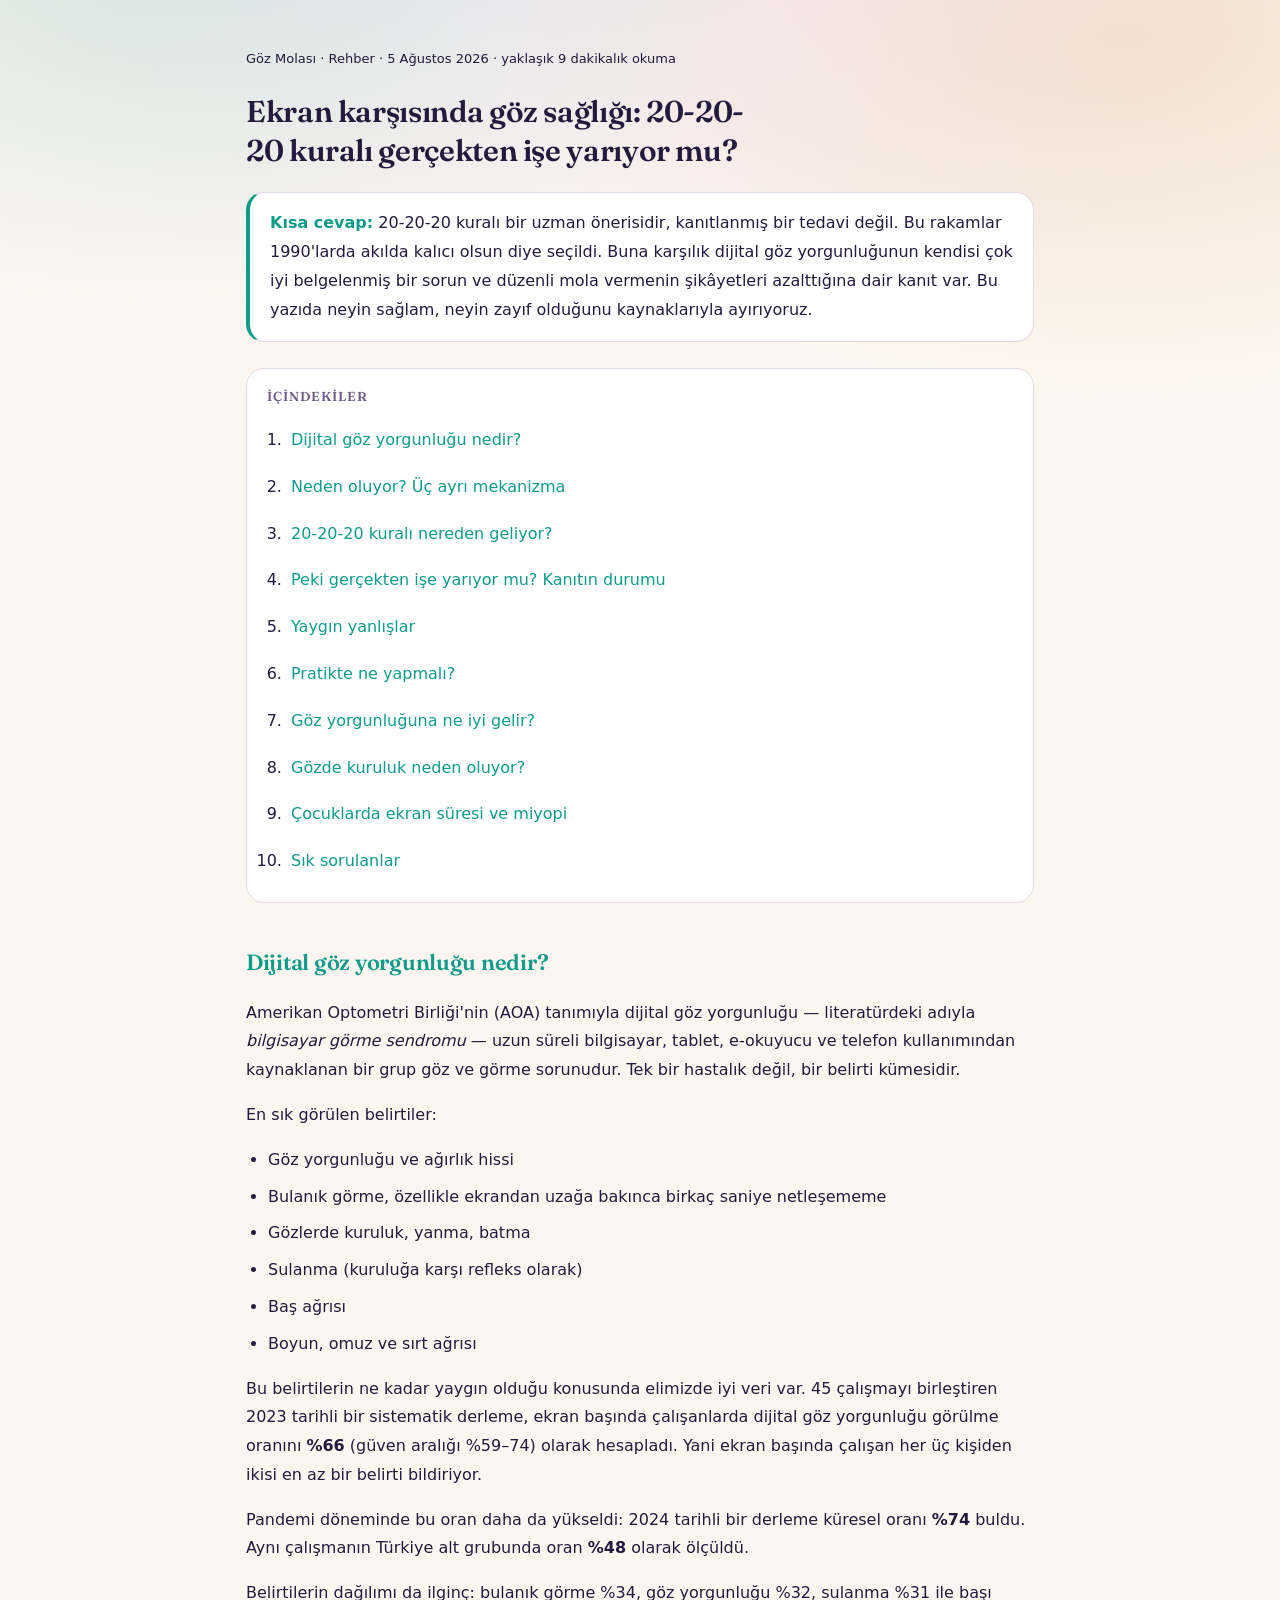
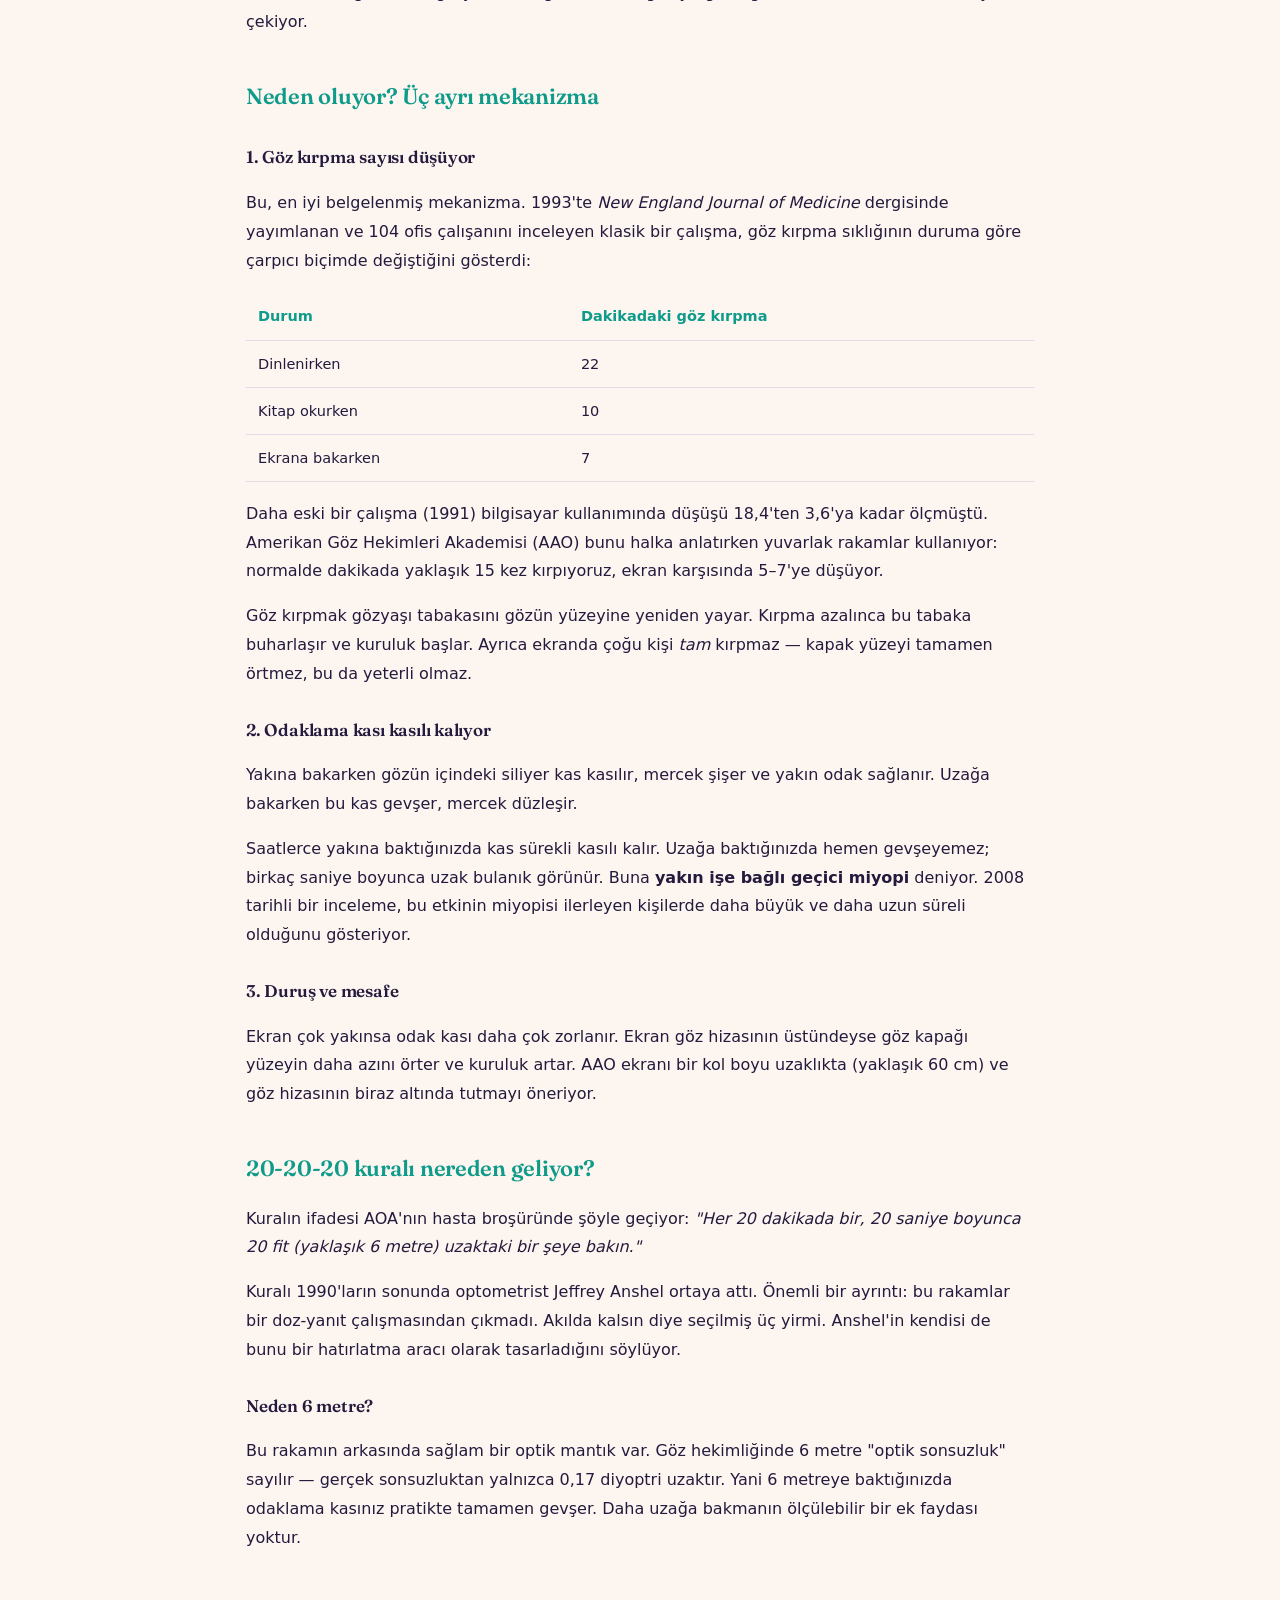
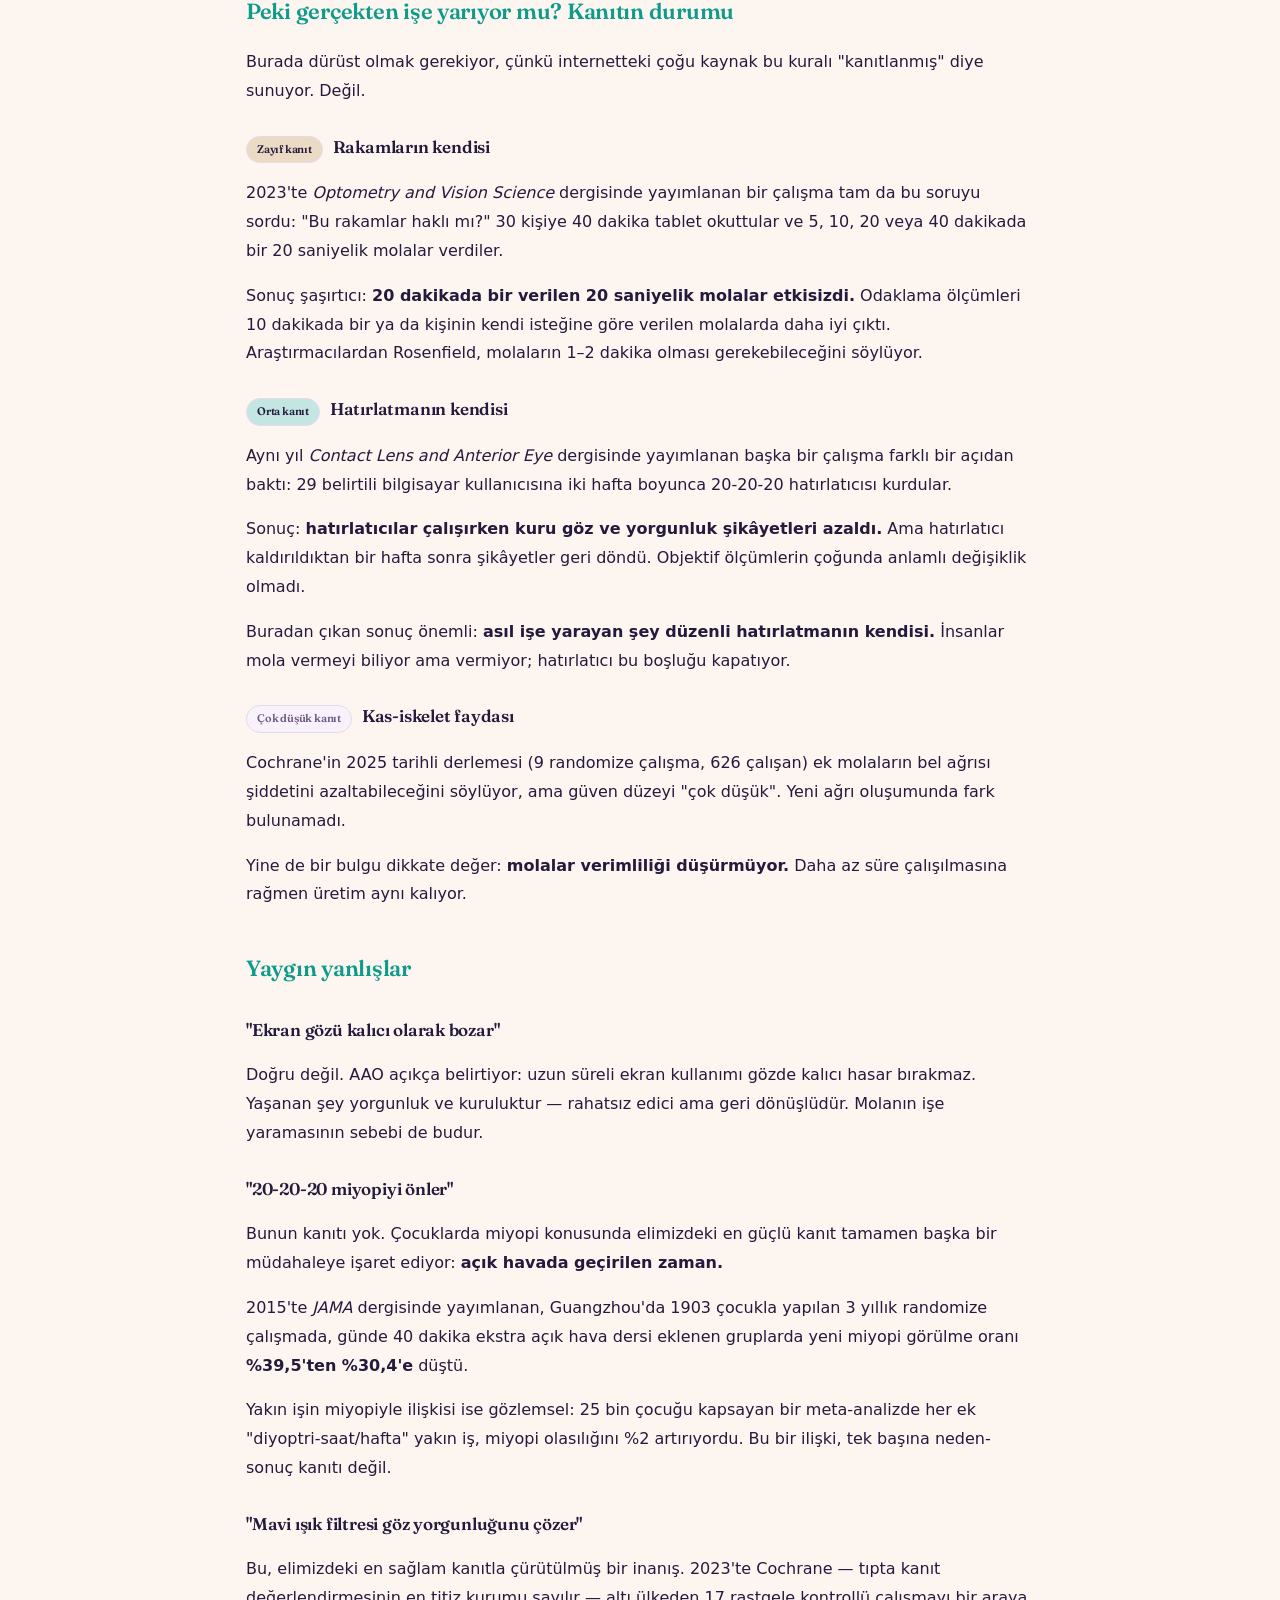
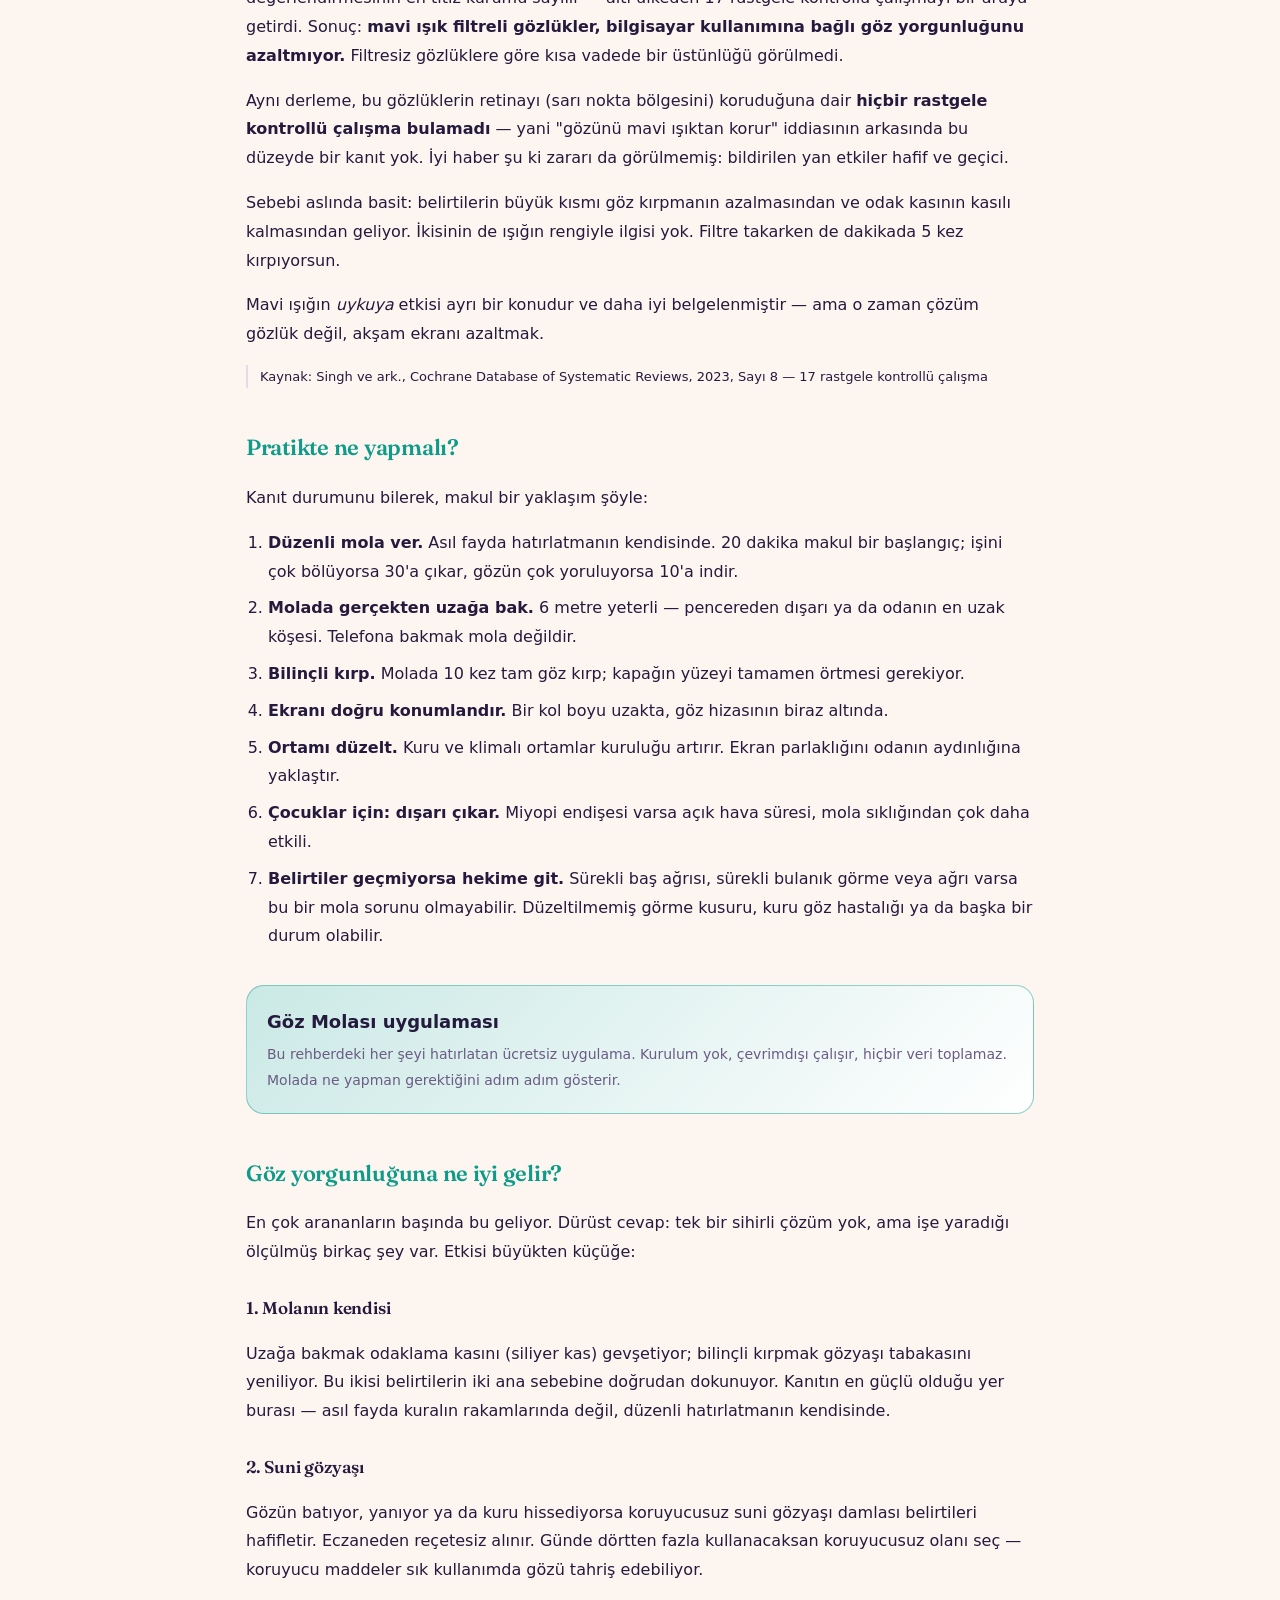
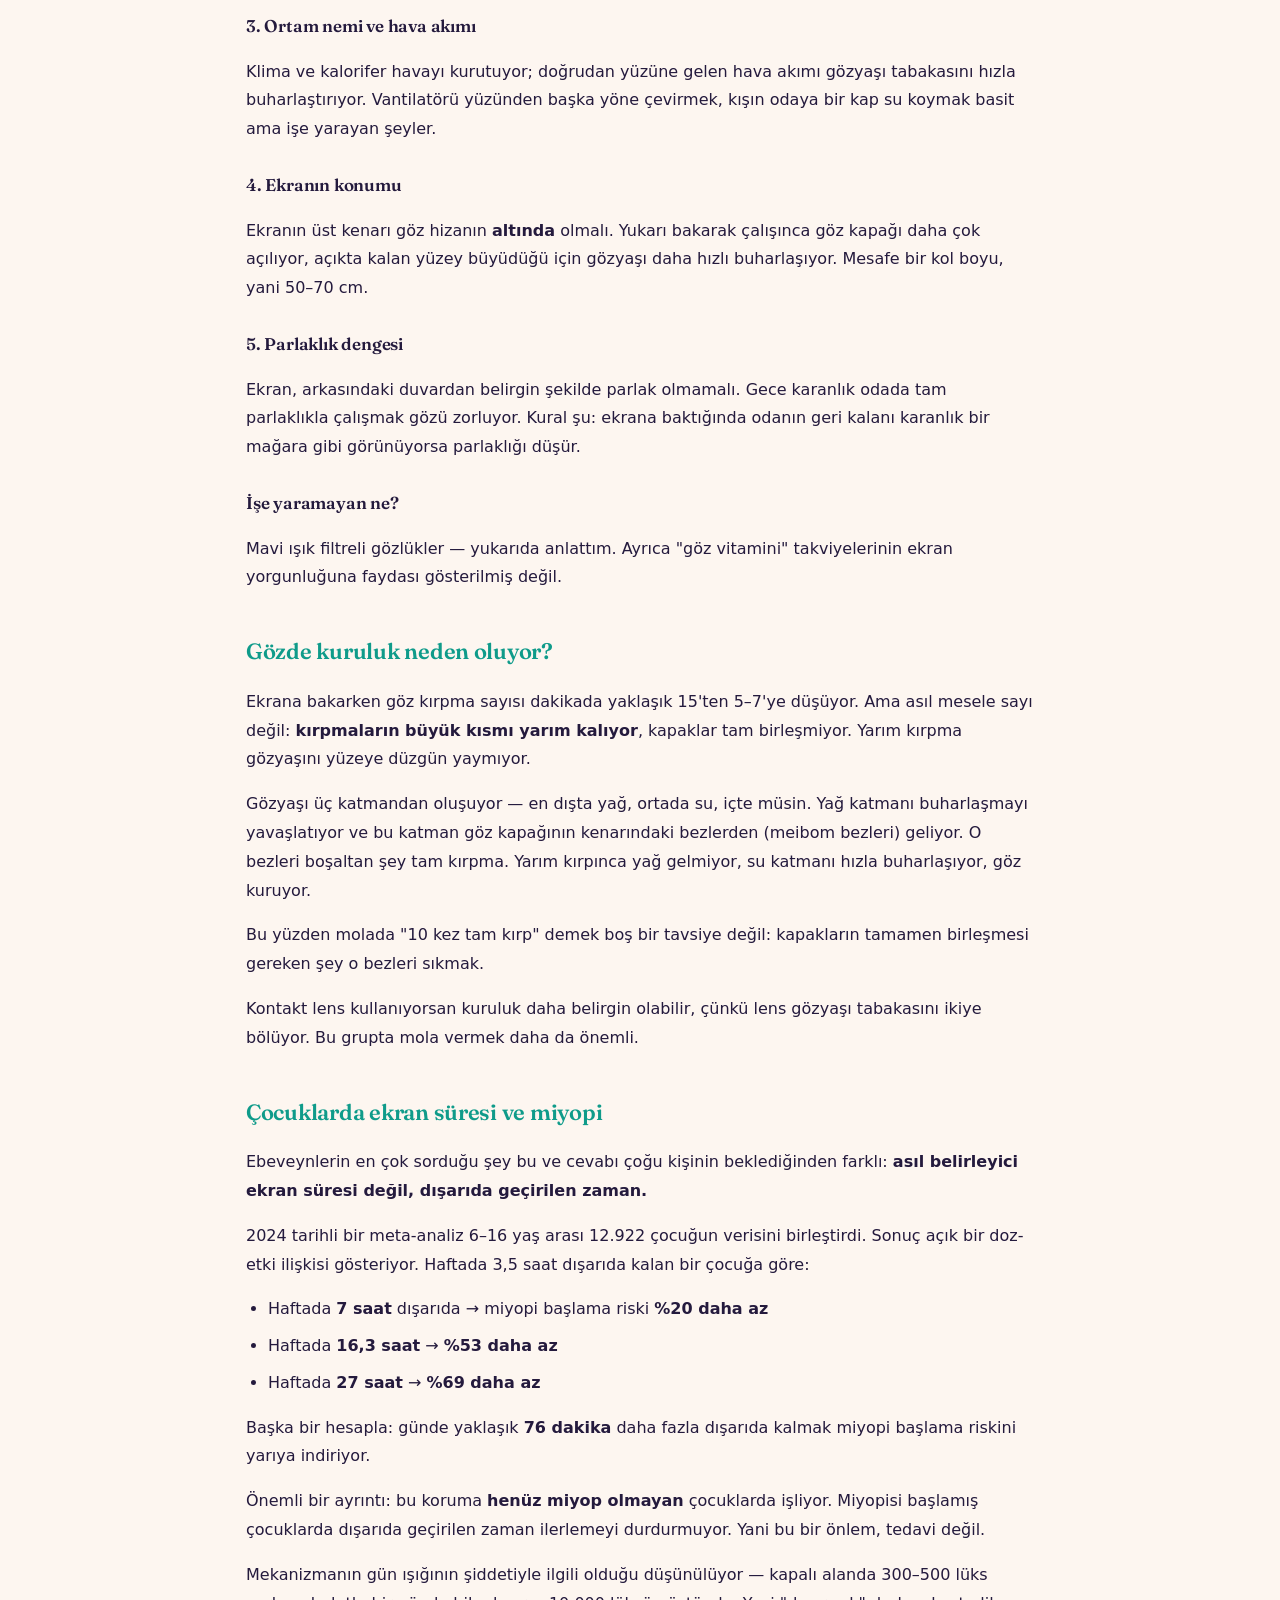
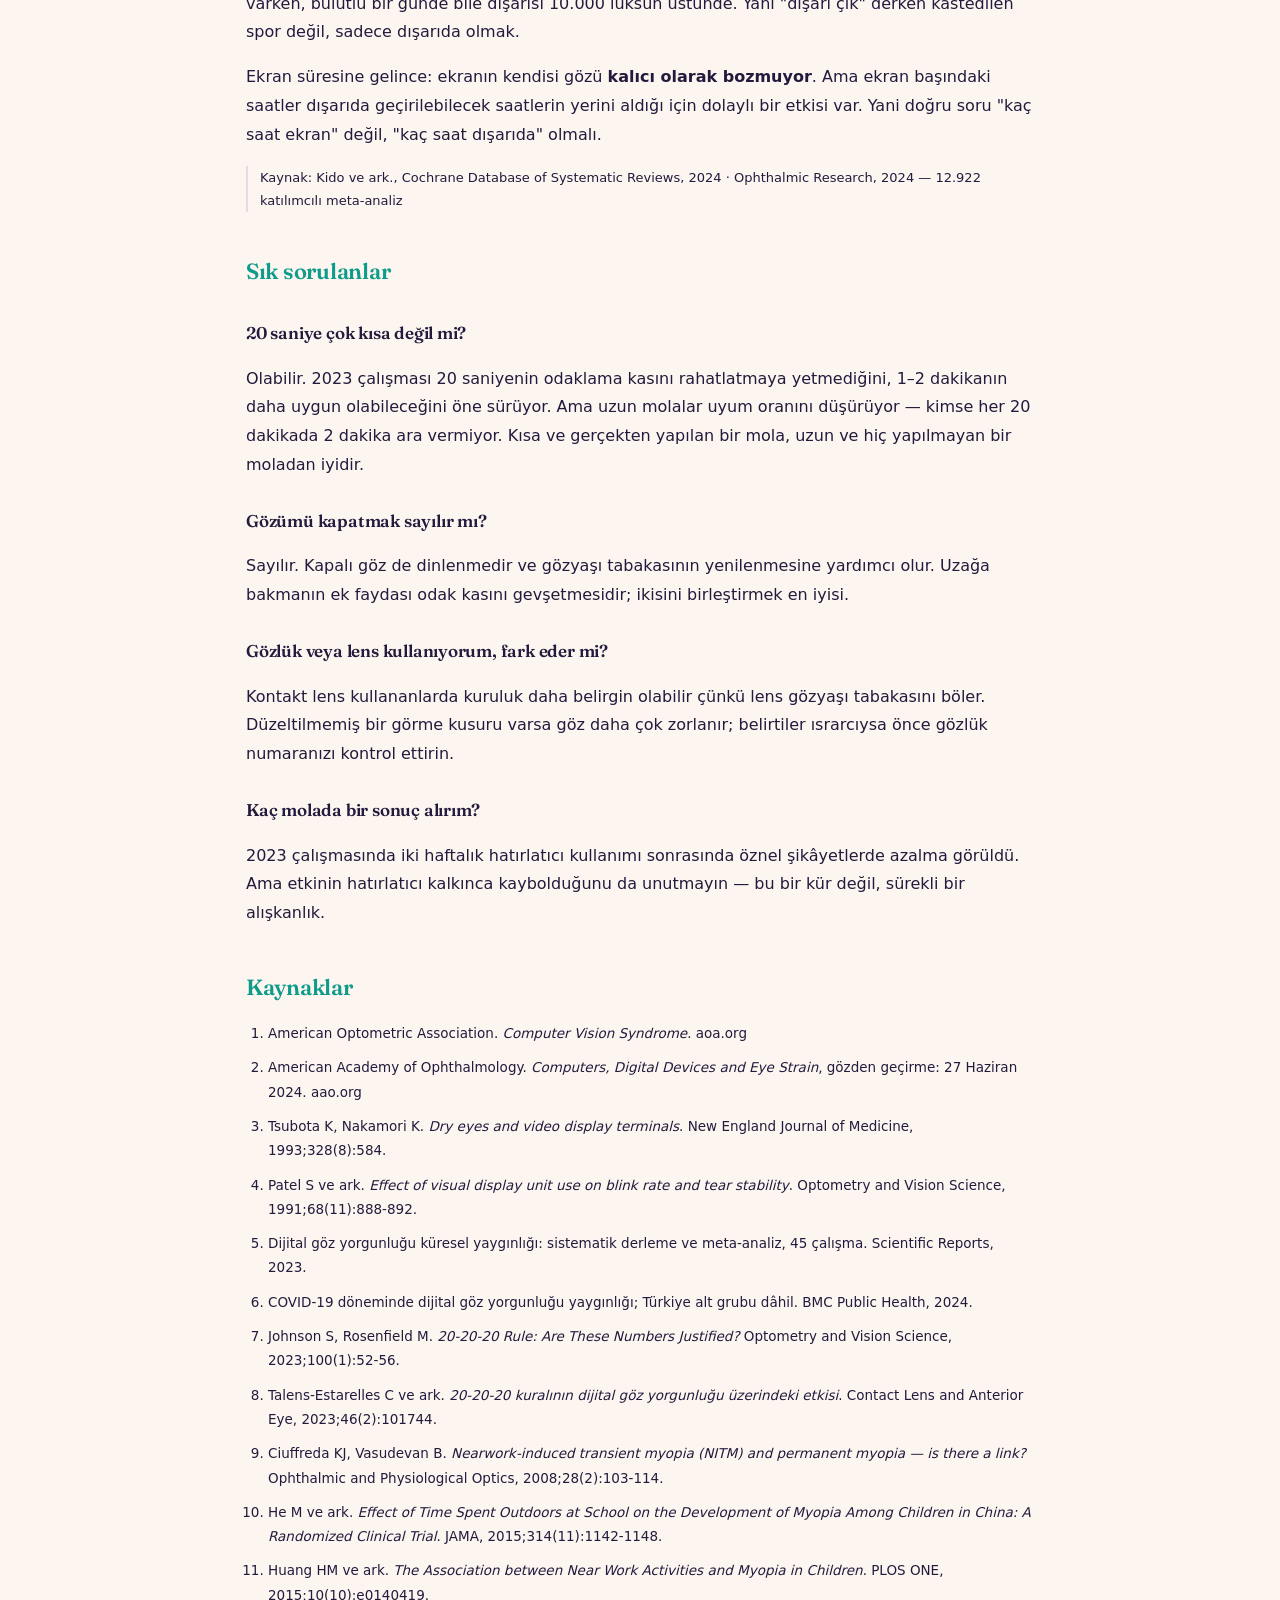
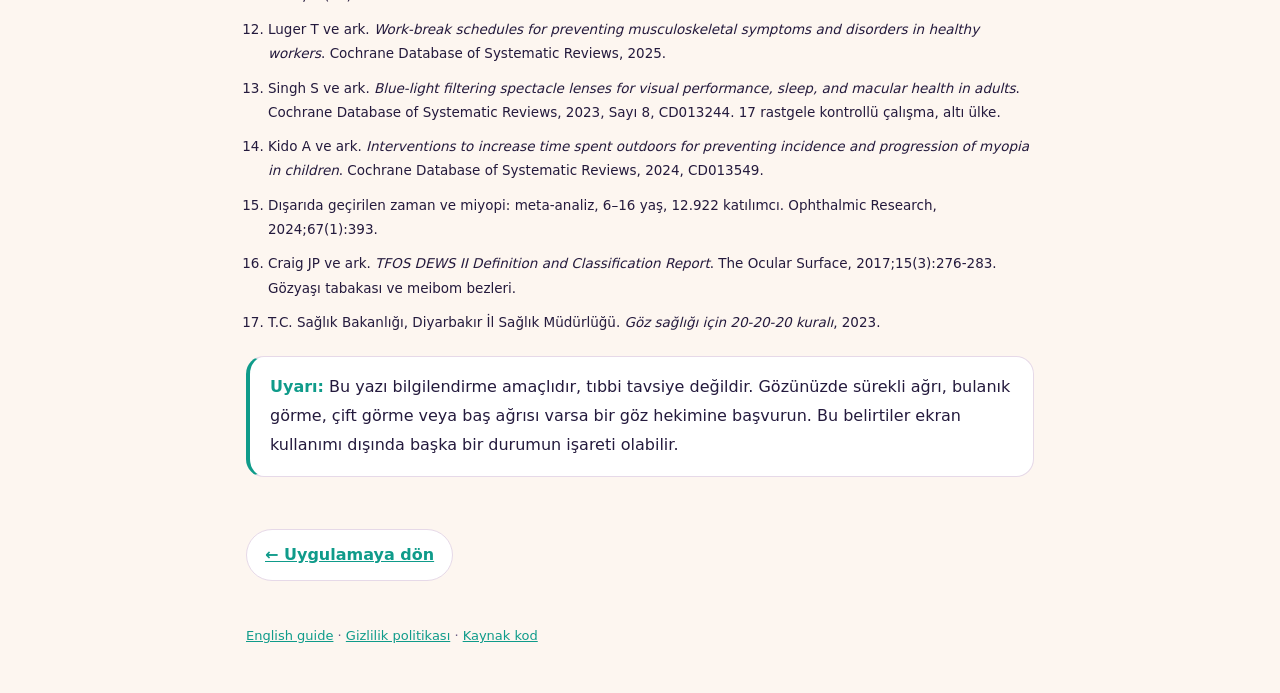
<file: rehber.html>
<!DOCTYPE html>
<html lang="tr">
<head>
<meta charset="utf-8">
<meta name="viewport" content="width=device-width, initial-scale=1, viewport-fit=cover">
<title>Ekran Karşısında Göz Sağlığı Rehberi — 20-20-20 Kuralı Gerçekten İşe Yarıyor mu?</title>
<meta name="description" content="Dijital göz yorgunluğu nedir, 20-20-20 kuralının bilimsel dayanağı nedir, ne kadarı kanıtlı ne kadarı değil? Kaynaklarıyla birlikte ayrıntılı rehber.">
<meta name="theme-color" content="#141130">
<meta name="google-adsense-account" content="ca-pub-4471538043632173">
<link rel="icon" href="ikon-192.png">
<link rel="canonical" href="https://meteotr06.github.io/goz-molasi/rehber.html">
<link rel="alternate" hreflang="tr" href="https://meteotr06.github.io/goz-molasi/rehber.html">
<link rel="alternate" hreflang="en" href="https://meteotr06.github.io/goz-molasi/guide.html">
<link rel="alternate" hreflang="x-default" href="https://meteotr06.github.io/goz-molasi/guide.html">
<meta property="og:type" content="article">
<meta property="og:title" content="Ekran Karşısında Göz Sağlığı Rehberi">
<meta property="og:image" content="https://meteotr06.github.io/goz-molasi/onizleme.png">
<meta property="og:image:width" content="1200">
<meta property="og:image:height" content="630">
<meta property="og:url" content="https://meteotr06.github.io/goz-molasi/rehber.html">
<meta property="og:type" content="article">
<meta property="og:description" content="20-20-20 kuralı gerçekten işe yarıyor mu? Kaynaklarıyla dürüst bir inceleme.">
<meta property="og:image" content="https://meteotr06.github.io/goz-molasi/onizleme.png">
<meta property="og:url" content="https://meteotr06.github.io/goz-molasi/rehber.html">
<link rel="stylesheet" href="stil.css?s=v252">
<style>
  body { display:block; max-width:820px; margin:0 auto; user-select:text; -webkit-user-select:text; }
  .yazi { line-height:1.8; font-size:16px; }
  .yazi h1 { font-size:30px; line-height:1.3; margin:22px 0 10px; }
  .yazi h2 { font-size:22px; margin:40px 0 10px; color:var(--vurgu); }
  .yazi h3 { font-size:17px; margin:26px 0 6px; }
  .yazi p, .yazi li { color:var(--yazi); }
  .yazi ul, .yazi ol { padding-left:22px; }
  .yazi li { margin-bottom:8px; }
  .yazi a { color:var(--vurgu); }
  .ust-bilgi { color:var(--yazi-soluk); font-size:13px; margin-bottom:6px; }
  .oz { background:var(--kart); border:1px solid var(--cizgi); border-left:4px solid var(--vurgu);
        border-radius:var(--yuvarlak); padding:16px 20px; margin:22px 0; }
  .oz b { color:var(--vurgu); }
  .kaynak { font-size:13px; color:var(--yazi-soluk); border-left:2px solid var(--cizgi);
            padding-left:12px; margin:14px 0 0; }
  .icindekiler { background:var(--kart); border:1px solid var(--cizgi);
                 border-radius:var(--yuvarlak); padding:16px 20px; margin:26px 0; }
  .icindekiler h2 { font-size:13px !important; margin:0 0 10px !important;
                    letter-spacing:.08em; text-transform:uppercase;
                    color:var(--yazi-soluk) !important; }
  .icindekiler ol { margin:0; padding-left:20px; }
  .icindekiler li { margin-bottom:2px; }
  /* Parmakla basılabilir olsun: ölçtüm, 10 bağlantının 9'u 32px'in
     altındaydı. Satır içi bağlantıyı blok yapıp yükseklik veriyoruz. */
  .icindekiler a { text-decoration:none; display:block; padding:8px 4px;
                   min-height:40px; }
  .icindekiler a:hover, .icindekiler a:focus-visible { text-decoration:underline; }
  .yazi h2 { scroll-margin-top:16px; }
  .kaynakca { font-size:13.5px; color:var(--yazi-soluk); }
  .kaynakca li { margin-bottom:10px; }
  table { width:100%; border-collapse:collapse; margin:18px 0; font-size:14.5px; }
  th, td { text-align:left; padding:10px 12px; border-bottom:1px solid var(--cizgi); }
  th { color:var(--vurgu); font-weight:700; }
  .etiket { display:inline-block; font-size:11px; padding:3px 10px; border-radius:999px;
            background:var(--kart-2); color:var(--yazi-soluk); margin-right:6px; }
  .etiket.guclu { background:color-mix(in srgb, var(--vurgu) 25%, var(--kart)); color:var(--yazi); }
  .etiket.zayif { background:color-mix(in srgb, var(--uyari) 25%, var(--kart)); color:var(--yazi); }
  .cta { display:block; background:linear-gradient(135deg, color-mix(in srgb, var(--vurgu) 22%, var(--kart)), var(--kart));
         border:1px solid color-mix(in srgb, var(--vurgu) 45%, transparent);
         border-radius:var(--yuvarlak); padding:20px; margin:34px 0; text-decoration:none; }
  .cta b { display:block; font-size:18px; color:var(--yazi); }
  .cta span { display:block; color:var(--yazi-soluk); font-size:14px; margin-top:4px; }
  .geri { display:inline-block; margin:30px 0; }
</style>
<script type="application/ld+json">
{
  "@context": "https://schema.org",
  "@graph": [
    {
      "@type": "Article",
      "headline": "Ekran Karşısında Göz Sağlığı Rehberi — 20-20-20 Kuralı Gerçekten İşe Yarıyor mu?",
      "description": "Dijital göz yorgunluğu nedir, 20-20-20 kuralının bilimsel dayanağı nedir, ne kadarı kanıtlı ne kadarı değil?",
      "inLanguage": "tr",
      "mainEntityOfPage": "https://meteotr06.github.io/goz-molasi/rehber.html",
      "image": "https://meteotr06.github.io/goz-molasi/onizleme.png",
      "author": {
        "@type": "Organization",
        "name": "Göz Molası"
      },
      "publisher": {
        "@type": "Organization",
        "name": "Göz Molası"
      }
    },
    {
      "@type": "FAQPage",
      "mainEntity": [
        {
          "@type": "Question",
          "name": "20 saniye çok kısa değil mi?",
          "acceptedAnswer": {
            "@type": "Answer",
            "text": "Olabilir. 2023 tarihli bir çalışma 20 saniyenin odaklama kasını rahatlatmaya yetmediğini, 1–2 dakikanın daha uygun olabileceğini öne sürüyor. Yine de 20 saniye hiç mola vermemekten iyidir ve uygulanabilirliği çok daha yüksektir."
          }
        },
        {
          "@type": "Question",
          "name": "Gözümü kapatmak sayılır mı?",
          "acceptedAnswer": {
            "@type": "Answer",
            "text": "Sayılır. Kapalı göz de dinlenmedir ve gözyaşı tabakasının yenilenmesine yardım eder. Uzağa bakmanın ek faydası odaklama kasının gevşemesidir; ikisini birlikte yapmak en iyisi."
          }
        },
        {
          "@type": "Question",
          "name": "Gözlük veya lens kullanıyorum, fark eder mi?",
          "acceptedAnswer": {
            "@type": "Answer",
            "text": "Kontakt lens kullananlarda kuruluk daha belirgin olabilir, çünkü lens gözyaşı tabakasını böler. Mola vermek bu grupta daha da önemli."
          }
        },
        {
          "@type": "Question",
          "name": "Kaç molada bir sonuç alırım?",
          "acceptedAnswer": {
            "@type": "Answer",
            "text": "2023 çalışmasında iki haftalık hatırlatıcı kullanımından sonra öznel şikâyetlerde azalma bildirildi. Kesin bir süre yok; düzenli uygulamak belirleyici."
          }
        }
      ]
    }
  ]
}
</script>
</head>
<body>
<main class="yazi">

<p class="ust-bilgi">Göz Molası · Rehber · 5 Ağustos 2026 · yaklaşık 9 dakikalık okuma</p>
<h1>Ekran karşısında göz sağlığı: 20-20-20 kuralı gerçekten işe yarıyor mu?</h1>

<div class="oz">
<b>Kısa cevap:</b> 20-20-20 kuralı bir uzman önerisidir, kanıtlanmış bir tedavi değil.
Bu rakamlar 1990'larda akılda kalıcı olsun diye seçildi. Buna karşılık dijital göz
yorgunluğunun kendisi çok iyi belgelenmiş bir sorun ve düzenli mola vermenin
şikâyetleri azalttığına dair kanıt var. Bu yazıda neyin sağlam, neyin zayıf
olduğunu kaynaklarıyla ayırıyoruz.
</div>

<nav class="icindekiler" aria-label="İçindekiler">
  <h2>İçindekiler</h2>
  <ol>
    <li><a href="#b-dijital-goz-yorgunlugu-nedir">Dijital göz yorgunluğu nedir?</a></li>
    <li><a href="#b-neden-oluyor-uc-ayri-mekanizma">Neden oluyor? Üç ayrı mekanizma</a></li>
    <li><a href="#b-20-20-20-kurali-nereden-geliyor">20-20-20 kuralı nereden geliyor?</a></li>
    <li><a href="#b-peki-gercekten-ise-yariyor-mu-kanitin-durumu">Peki gerçekten işe yarıyor mu? Kanıtın durumu</a></li>
    <li><a href="#b-yaygin-yanlislar">Yaygın yanlışlar</a></li>
    <li><a href="#b-pratikte-ne-yapmali">Pratikte ne yapmalı?</a></li>
    <li><a href="#b-goz-yorgunluguna-ne-iyi-gelir">Göz yorgunluğuna ne iyi gelir?</a></li>
    <li><a href="#b-gozde-kuruluk-neden-oluyor">Gözde kuruluk neden oluyor?</a></li>
    <li><a href="#b-cocuklarda-ekran-suresi-ve-miyopi">Çocuklarda ekran süresi ve miyopi</a></li>
    <li><a href="#b-sik-sorulanlar">Sık sorulanlar</a></li>
  </ol>
</nav>

<aside class="reklam-alani gizli"
       data-birim="rehberUst" data-bicim="horizontal" aria-label="Reklam"></aside>

<h2 id="b-dijital-goz-yorgunlugu-nedir">Dijital göz yorgunluğu nedir?</h2>

<p>Amerikan Optometri Birliği'nin (AOA) tanımıyla dijital göz yorgunluğu —
literatürdeki adıyla <i>bilgisayar görme sendromu</i> — uzun süreli bilgisayar,
tablet, e-okuyucu ve telefon kullanımından kaynaklanan bir grup göz ve görme
sorunudur. Tek bir hastalık değil, bir belirti kümesidir.</p>

<p>En sık görülen belirtiler:</p>
<ul>
  <li>Göz yorgunluğu ve ağırlık hissi</li>
  <li>Bulanık görme, özellikle ekrandan uzağa bakınca birkaç saniye netleşememe</li>
  <li>Gözlerde kuruluk, yanma, batma</li>
  <li>Sulanma (kuruluğa karşı refleks olarak)</li>
  <li>Baş ağrısı</li>
  <li>Boyun, omuz ve sırt ağrısı</li>
</ul>

<p>Bu belirtilerin ne kadar yaygın olduğu konusunda elimizde iyi veri var.
45 çalışmayı birleştiren 2023 tarihli bir sistematik derleme, ekran başında
çalışanlarda dijital göz yorgunluğu görülme oranını <b>%66</b> (güven aralığı
%59–74) olarak hesapladı. Yani ekran başında çalışan her üç kişiden ikisi en az
bir belirti bildiriyor.</p>

<p>Pandemi döneminde bu oran daha da yükseldi: 2024 tarihli bir derleme küresel
oranı <b>%74</b> buldu. Aynı çalışmanın Türkiye alt grubunda oran <b>%48</b>
olarak ölçüldü.</p>

<p>Belirtilerin dağılımı da ilginç: bulanık görme %34, göz yorgunluğu %32,
sulanma %31 ile başı çekiyor.</p>

<h2 id="b-neden-oluyor-uc-ayri-mekanizma">Neden oluyor? Üç ayrı mekanizma</h2>

<h3>1. Göz kırpma sayısı düşüyor</h3>

<p>Bu, en iyi belgelenmiş mekanizma. 1993'te <i>New England Journal of Medicine</i>
dergisinde yayımlanan ve 104 ofis çalışanını inceleyen klasik bir çalışma, göz
kırpma sıklığının duruma göre çarpıcı biçimde değiştiğini gösterdi:</p>

<table>
  <tr><th>Durum</th><th>Dakikadaki göz kırpma</th></tr>
  <tr><td>Dinlenirken</td><td>22</td></tr>
  <tr><td>Kitap okurken</td><td>10</td></tr>
  <tr><td>Ekrana bakarken</td><td>7</td></tr>
</table>

<p>Daha eski bir çalışma (1991) bilgisayar kullanımında düşüşü 18,4'ten 3,6'ya
kadar ölçmüştü. Amerikan Göz Hekimleri Akademisi (AAO) bunu halka anlatırken
yuvarlak rakamlar kullanıyor: normalde dakikada yaklaşık 15 kez kırpıyoruz,
ekran karşısında 5–7'ye düşüyor.</p>

<p>Göz kırpmak gözyaşı tabakasını gözün yüzeyine yeniden yayar. Kırpma azalınca
bu tabaka buharlaşır ve kuruluk başlar. Ayrıca ekranda çoğu kişi <i>tam</i>
kırpmaz — kapak yüzeyi tamamen örtmez, bu da yeterli olmaz.</p>

<h3>2. Odaklama kası kasılı kalıyor</h3>

<p>Yakına bakarken gözün içindeki siliyer kas kasılır, mercek şişer ve yakın
odak sağlanır. Uzağa bakarken bu kas gevşer, mercek düzleşir.</p>

<p>Saatlerce yakına baktığınızda kas sürekli kasılı kalır. Uzağa baktığınızda
hemen gevşeyemez; birkaç saniye boyunca uzak bulanık görünür. Buna
<b>yakın işe bağlı geçici miyopi</b> deniyor. 2008 tarihli bir inceleme, bu
etkinin miyopisi ilerleyen kişilerde daha büyük ve daha uzun süreli olduğunu
gösteriyor.</p>

<h3>3. Duruş ve mesafe</h3>

<p>Ekran çok yakınsa odak kası daha çok zorlanır. Ekran göz hizasının üstündeyse
göz kapağı yüzeyin daha azını örter ve kuruluk artar. AAO ekranı bir kol boyu
uzaklıkta (yaklaşık 60 cm) ve göz hizasının biraz altında tutmayı öneriyor.</p>

<h2 id="b-20-20-20-kurali-nereden-geliyor">20-20-20 kuralı nereden geliyor?</h2>

<p>Kuralın ifadesi AOA'nın hasta broşüründe şöyle geçiyor: <i>"Her 20 dakikada
bir, 20 saniye boyunca 20 fit (yaklaşık 6 metre) uzaktaki bir şeye bakın."</i></p>

<p>Kuralı 1990'ların sonunda optometrist Jeffrey Anshel ortaya attı. Önemli bir
ayrıntı: bu rakamlar bir doz-yanıt çalışmasından çıkmadı. Akılda kalsın diye
seçilmiş üç yirmi. Anshel'in kendisi de bunu bir hatırlatma aracı olarak
tasarladığını söylüyor.</p>

<h3>Neden 6 metre?</h3>

<p>Bu rakamın arkasında sağlam bir optik mantık var. Göz hekimliğinde 6 metre
"optik sonsuzluk" sayılır — gerçek sonsuzluktan yalnızca 0,17 diyoptri uzaktır.
Yani 6 metreye baktığınızda odaklama kasınız pratikte tamamen gevşer. Daha
uzağa bakmanın ölçülebilir bir ek faydası yoktur.</p>

<h2 id="b-peki-gercekten-ise-yariyor-mu-kanitin-durumu">Peki gerçekten işe yarıyor mu? Kanıtın durumu</h2>

<p>Burada dürüst olmak gerekiyor, çünkü internetteki çoğu kaynak bu kuralı
"kanıtlanmış" diye sunuyor. Değil.</p>

<h3><span class="etiket zayif">Zayıf kanıt</span> Rakamların kendisi</h3>

<p>2023'te <i>Optometry and Vision Science</i> dergisinde yayımlanan bir çalışma
tam da bu soruyu sordu: "Bu rakamlar haklı mı?" 30 kişiye 40 dakika tablet
okuttular ve 5, 10, 20 veya 40 dakikada bir 20 saniyelik molalar verdiler.</p>

<p>Sonuç şaşırtıcı: <b>20 dakikada bir verilen 20 saniyelik molalar
etkisizdi.</b> Odaklama ölçümleri 10 dakikada bir ya da kişinin kendi
isteğine göre verilen molalarda daha iyi çıktı. Araştırmacılardan Rosenfield,
molaların 1–2 dakika olması gerekebileceğini söylüyor.</p>

<h3><span class="etiket guclu">Orta kanıt</span> Hatırlatmanın kendisi</h3>

<p>Aynı yıl <i>Contact Lens and Anterior Eye</i> dergisinde yayımlanan başka
bir çalışma farklı bir açıdan baktı: 29 belirtili bilgisayar kullanıcısına
iki hafta boyunca 20-20-20 hatırlatıcısı kurdular.</p>

<p>Sonuç: <b>hatırlatıcılar çalışırken kuru göz ve yorgunluk şikâyetleri
azaldı.</b> Ama hatırlatıcı kaldırıldıktan bir hafta sonra şikâyetler geri
döndü. Objektif ölçümlerin çoğunda anlamlı değişiklik olmadı.</p>

<p>Buradan çıkan sonuç önemli: <b>asıl işe yarayan şey düzenli hatırlatmanın
kendisi.</b> İnsanlar mola vermeyi biliyor ama vermiyor; hatırlatıcı bu boşluğu
kapatıyor.</p>

<h3><span class="etiket">Çok düşük kanıt</span> Kas-iskelet faydası</h3>

<p>Cochrane'in 2025 tarihli derlemesi (9 randomize çalışma, 626 çalışan) ek
molaların bel ağrısı şiddetini azaltabileceğini söylüyor, ama güven düzeyi
"çok düşük". Yeni ağrı oluşumunda fark bulunamadı.</p>

<p>Yine de bir bulgu dikkate değer: <b>molalar verimliliği düşürmüyor.</b>
Daha az süre çalışılmasına rağmen üretim aynı kalıyor.</p>

<aside class="reklam-alani gizli"
       data-birim="rehberOrta" data-bicim="fluid" aria-label="Reklam"></aside>

<h2 id="b-yaygin-yanlislar">Yaygın yanlışlar</h2>

<h3>"Ekran gözü kalıcı olarak bozar"</h3>
<p>Doğru değil. AAO açıkça belirtiyor: uzun süreli ekran kullanımı gözde kalıcı
hasar bırakmaz. Yaşanan şey yorgunluk ve kuruluktur — rahatsız edici ama geri
dönüşlüdür. Molanın işe yaramasının sebebi de budur.</p>

<h3>"20-20-20 miyopiyi önler"</h3>
<p>Bunun kanıtı yok. Çocuklarda miyopi konusunda elimizdeki en güçlü kanıt
tamamen başka bir müdahaleye işaret ediyor: <b>açık havada geçirilen zaman.</b></p>

<p>2015'te <i>JAMA</i> dergisinde yayımlanan, Guangzhou'da 1903 çocukla yapılan
3 yıllık randomize çalışmada, günde 40 dakika ekstra açık hava dersi eklenen
gruplarda yeni miyopi görülme oranı <b>%39,5'ten %30,4'e</b> düştü.</p>

<p>Yakın işin miyopiyle ilişkisi ise gözlemsel: 25 bin çocuğu kapsayan bir
meta-analizde her ek "diyoptri-saat/hafta" yakın iş, miyopi olasılığını %2
artırıyordu. Bu bir ilişki, tek başına neden-sonuç kanıtı değil.</p>

<h3>"Mavi ışık filtresi göz yorgunluğunu çözer"</h3>
<p>Bu, elimizdeki en sağlam kanıtla çürütülmüş bir inanış. 2023'te Cochrane —
tıpta kanıt değerlendirmesinin en titiz kurumu sayılır — altı ülkeden 17
rastgele kontrollü çalışmayı bir araya getirdi. Sonuç: <b>mavi ışık filtreli
gözlükler, bilgisayar kullanımına bağlı göz yorgunluğunu azaltmıyor.</b>
Filtresiz gözlüklere göre kısa vadede bir üstünlüğü görülmedi.</p>
<p>Aynı derleme, bu gözlüklerin retinayı (sarı nokta bölgesini) koruduğuna dair
<b>hiçbir rastgele kontrollü çalışma bulamadı</b> — yani "gözünü mavi ışıktan
korur" iddiasının arkasında bu düzeyde bir kanıt yok. İyi haber şu ki zararı
da görülmemiş: bildirilen yan etkiler hafif ve geçici.</p>
<p>Sebebi aslında basit: belirtilerin büyük kısmı göz kırpmanın azalmasından ve
odak kasının kasılı kalmasından geliyor. İkisinin de ışığın rengiyle ilgisi yok.
Filtre takarken de dakikada 5 kez kırpıyorsun.</p>
<p>Mavi ışığın <i>uykuya</i> etkisi ayrı bir konudur ve daha iyi belgelenmiştir —
ama o zaman çözüm gözlük değil, akşam ekranı azaltmak.</p>
<p class="kaynak">Kaynak: Singh ve ark., Cochrane Database of Systematic Reviews,
2023, Sayı 8 — 17 rastgele kontrollü çalışma</p>

<h2 id="b-pratikte-ne-yapmali">Pratikte ne yapmalı?</h2>

<p>Kanıt durumunu bilerek, makul bir yaklaşım şöyle:</p>

<ol>
  <li><b>Düzenli mola ver.</b> Asıl fayda hatırlatmanın kendisinde. 20 dakika
      makul bir başlangıç; işini çok bölüyorsa 30'a çıkar, gözün çok
      yoruluyorsa 10'a indir.</li>
  <li><b>Molada gerçekten uzağa bak.</b> 6 metre yeterli — pencereden dışarı
      ya da odanın en uzak köşesi. Telefona bakmak mola değildir.</li>
  <li><b>Bilinçli kırp.</b> Molada 10 kez tam göz kırp; kapağın yüzeyi
      tamamen örtmesi gerekiyor.</li>
  <li><b>Ekranı doğru konumlandır.</b> Bir kol boyu uzakta, göz hizasının
      biraz altında.</li>
  <li><b>Ortamı düzelt.</b> Kuru ve klimalı ortamlar kuruluğu artırır.
      Ekran parlaklığını odanın aydınlığına yaklaştır.</li>
  <li><b>Çocuklar için: dışarı çıkar.</b> Miyopi endişesi varsa açık hava
      süresi, mola sıklığından çok daha etkili.</li>
  <li><b>Belirtiler geçmiyorsa hekime git.</b> Sürekli baş ağrısı, sürekli
      bulanık görme veya ağrı varsa bu bir mola sorunu olmayabilir.
      Düzeltilmemiş görme kusuru, kuru göz hastalığı ya da başka bir durum
      olabilir.</li>
</ol>

<a class="cta" href="./index.html">
  <b>Göz Molası uygulaması</b>
  <span>Bu rehberdeki her şeyi hatırlatan ücretsiz uygulama. Kurulum yok,
  çevrimdışı çalışır, hiçbir veri toplamaz. Molada ne yapman gerektiğini
  adım adım gösterir.</span>
</a>

<aside class="reklam-alani gizli" id="reklamAlani"
       data-birim="rehberAlt" data-bicim="rectangle" aria-label="Reklam"></aside>

<h2 id="b-goz-yorgunluguna-ne-iyi-gelir">Göz yorgunluğuna ne iyi gelir?</h2>

<p>En çok arananların başında bu geliyor. Dürüst cevap: tek bir sihirli çözüm
yok, ama işe yaradığı ölçülmüş birkaç şey var. Etkisi büyükten küçüğe:</p>

<h3>1. Molanın kendisi</h3>
<p>Uzağa bakmak odaklama kasını (siliyer kas) gevşetiyor; bilinçli kırpmak
gözyaşı tabakasını yeniliyor. Bu ikisi belirtilerin iki ana sebebine doğrudan
dokunuyor. Kanıtın en güçlü olduğu yer burası — asıl fayda kuralın rakamlarında
değil, düzenli hatırlatmanın kendisinde.</p>

<h3>2. Suni gözyaşı</h3>
<p>Gözün batıyor, yanıyor ya da kuru hissediyorsa koruyucusuz suni gözyaşı
damlası belirtileri hafifletir. Eczaneden reçetesiz alınır. Günde dörtten fazla
kullanacaksan koruyucusuz olanı seç — koruyucu maddeler sık kullanımda gözü
tahriş edebiliyor.</p>

<h3>3. Ortam nemi ve hava akımı</h3>
<p>Klima ve kalorifer havayı kurutuyor; doğrudan yüzüne gelen hava akımı gözyaşı
tabakasını hızla buharlaştırıyor. Vantilatörü yüzünden başka yöne çevirmek,
kışın odaya bir kap su koymak basit ama işe yarayan şeyler.</p>

<h3>4. Ekranın konumu</h3>
<p>Ekranın üst kenarı göz hizanın <b>altında</b> olmalı. Yukarı bakarak
çalışınca göz kapağı daha çok açılıyor, açıkta kalan yüzey büyüdüğü için
gözyaşı daha hızlı buharlaşıyor. Mesafe bir kol boyu, yani 50–70 cm.</p>

<h3>5. Parlaklık dengesi</h3>
<p>Ekran, arkasındaki duvardan belirgin şekilde parlak olmamalı. Gece karanlık
odada tam parlaklıkla çalışmak gözü zorluyor. Kural şu: ekrana baktığında
odanın geri kalanı karanlık bir mağara gibi görünüyorsa parlaklığı düşür.</p>

<h3>İşe yaramayan ne?</h3>
<p>Mavi ışık filtreli gözlükler — yukarıda anlattım. Ayrıca "göz vitamini"
takviyelerinin ekran yorgunluğuna faydası gösterilmiş değil.</p>

<h2 id="b-gozde-kuruluk-neden-oluyor">Gözde kuruluk neden oluyor?</h2>

<p>Ekrana bakarken göz kırpma sayısı dakikada yaklaşık 15'ten 5–7'ye düşüyor.
Ama asıl mesele sayı değil: <b>kırpmaların büyük kısmı yarım kalıyor</b>,
kapaklar tam birleşmiyor. Yarım kırpma gözyaşını yüzeye düzgün yaymıyor.</p>

<p>Gözyaşı üç katmandan oluşuyor — en dışta yağ, ortada su, içte müsin. Yağ
katmanı buharlaşmayı yavaşlatıyor ve bu katman göz kapağının kenarındaki
bezlerden (meibom bezleri) geliyor. O bezleri boşaltan şey tam kırpma. Yarım
kırpınca yağ gelmiyor, su katmanı hızla buharlaşıyor, göz kuruyor.</p>

<p>Bu yüzden molada "10 kez tam kırp" demek boş bir tavsiye değil: kapakların
tamamen birleşmesi gereken şey o bezleri sıkmak.</p>

<p>Kontakt lens kullanıyorsan kuruluk daha belirgin olabilir, çünkü lens gözyaşı
tabakasını ikiye bölüyor. Bu grupta mola vermek daha da önemli.</p>

<h2 id="b-cocuklarda-ekran-suresi-ve-miyopi">Çocuklarda ekran süresi ve miyopi</h2>

<p>Ebeveynlerin en çok sorduğu şey bu ve cevabı çoğu kişinin beklediğinden
farklı: <b>asıl belirleyici ekran süresi değil, dışarıda geçirilen zaman.</b></p>

<p>2024 tarihli bir meta-analiz 6–16 yaş arası 12.922 çocuğun verisini
birleştirdi. Sonuç açık bir doz-etki ilişkisi gösteriyor. Haftada 3,5 saat
dışarıda kalan bir çocuğa göre:</p>

<ul>
  <li>Haftada <b>7 saat</b> dışarıda → miyopi başlama riski <b>%20 daha az</b></li>
  <li>Haftada <b>16,3 saat</b> → <b>%53 daha az</b></li>
  <li>Haftada <b>27 saat</b> → <b>%69 daha az</b></li>
</ul>

<p>Başka bir hesapla: günde yaklaşık <b>76 dakika</b> daha fazla dışarıda kalmak
miyopi başlama riskini yarıya indiriyor.</p>

<p>Önemli bir ayrıntı: bu koruma <b>henüz miyop olmayan</b> çocuklarda işliyor.
Miyopisi başlamış çocuklarda dışarıda geçirilen zaman ilerlemeyi durdurmuyor.
Yani bu bir önlem, tedavi değil.</p>

<p>Mekanizmanın gün ışığının şiddetiyle ilgili olduğu düşünülüyor — kapalı
alanda 300–500 lüks varken, bulutlu bir günde bile dışarısı 10.000 lüksün
üstünde. Yani "dışarı çık" derken kastedilen spor değil, sadece dışarıda olmak.</p>

<p>Ekran süresine gelince: ekranın kendisi gözü <b>kalıcı olarak bozmuyor</b>.
Ama ekran başındaki saatler dışarıda geçirilebilecek saatlerin yerini aldığı
için dolaylı bir etkisi var. Yani doğru soru "kaç saat ekran" değil, "kaç saat
dışarıda" olmalı.</p>

<p class="kaynak">Kaynak: Kido ve ark., Cochrane Database of Systematic Reviews,
2024 · Ophthalmic Research, 2024 — 12.922 katılımcılı meta-analiz</p>

<h2 id="b-sik-sorulanlar">Sık sorulanlar</h2>

<h3>20 saniye çok kısa değil mi?</h3>
<p>Olabilir. 2023 çalışması 20 saniyenin odaklama kasını rahatlatmaya
yetmediğini, 1–2 dakikanın daha uygun olabileceğini öne sürüyor. Ama uzun
molalar uyum oranını düşürüyor — kimse her 20 dakikada 2 dakika ara vermiyor.
Kısa ve gerçekten yapılan bir mola, uzun ve hiç yapılmayan bir moladan iyidir.</p>

<h3>Gözümü kapatmak sayılır mı?</h3>
<p>Sayılır. Kapalı göz de dinlenmedir ve gözyaşı tabakasının yenilenmesine
yardımcı olur. Uzağa bakmanın ek faydası odak kasını gevşetmesidir; ikisini
birleştirmek en iyisi.</p>

<h3>Gözlük veya lens kullanıyorum, fark eder mi?</h3>
<p>Kontakt lens kullananlarda kuruluk daha belirgin olabilir çünkü lens gözyaşı
tabakasını böler. Düzeltilmemiş bir görme kusuru varsa göz daha çok zorlanır;
belirtiler ısrarcıysa önce gözlük numaranızı kontrol ettirin.</p>

<h3>Kaç molada bir sonuç alırım?</h3>
<p>2023 çalışmasında iki haftalık hatırlatıcı kullanımı sonrasında öznel
şikâyetlerde azalma görüldü. Ama etkinin hatırlatıcı kalkınca kaybolduğunu da
unutmayın — bu bir kür değil, sürekli bir alışkanlık.</p>

<h2 id="b-kaynaklar">Kaynaklar</h2>
<ol class="kaynakca">
  <li>American Optometric Association. <i>Computer Vision Syndrome</i>. aoa.org</li>
  <li>American Academy of Ophthalmology. <i>Computers, Digital Devices and Eye
      Strain</i>, gözden geçirme: 27 Haziran 2024. aao.org</li>
  <li>Tsubota K, Nakamori K. <i>Dry eyes and video display terminals</i>.
      New England Journal of Medicine, 1993;328(8):584.</li>
  <li>Patel S ve ark. <i>Effect of visual display unit use on blink rate and
      tear stability</i>. Optometry and Vision Science, 1991;68(11):888-892.</li>
  <li>Dijital göz yorgunluğu küresel yaygınlığı: sistematik derleme ve
      meta-analiz, 45 çalışma. Scientific Reports, 2023.</li>
  <li>COVID-19 döneminde dijital göz yorgunluğu yaygınlığı; Türkiye alt grubu
      dâhil. BMC Public Health, 2024.</li>
  <li>Johnson S, Rosenfield M. <i>20-20-20 Rule: Are These Numbers
      Justified?</i> Optometry and Vision Science, 2023;100(1):52-56.</li>
  <li>Talens-Estarelles C ve ark. <i>20-20-20 kuralının dijital göz yorgunluğu
      üzerindeki etkisi</i>. Contact Lens and Anterior Eye, 2023;46(2):101744.</li>
  <li>Ciuffreda KJ, Vasudevan B. <i>Nearwork-induced transient myopia (NITM)
      and permanent myopia — is there a link?</i> Ophthalmic and Physiological
      Optics, 2008;28(2):103-114.</li>
  <li>He M ve ark. <i>Effect of Time Spent Outdoors at School on the
      Development of Myopia Among Children in China: A Randomized Clinical
      Trial</i>. JAMA, 2015;314(11):1142-1148.</li>
  <li>Huang HM ve ark. <i>The Association between Near Work Activities and
      Myopia in Children</i>. PLOS ONE, 2015;10(10):e0140419.</li>
  <li>Luger T ve ark. <i>Work-break schedules for preventing musculoskeletal
      symptoms and disorders in healthy workers</i>. Cochrane Database of
      Systematic Reviews, 2025.</li>
  <li>Singh S ve ark. <i>Blue-light filtering spectacle lenses for visual
      performance, sleep, and macular health in adults</i>. Cochrane Database of
      Systematic Reviews, 2023, Sayı 8, CD013244. 17 rastgele kontrollü çalışma,
      altı ülke.</li>
  <li>Kido A ve ark. <i>Interventions to increase time spent outdoors for
      preventing incidence and progression of myopia in children</i>. Cochrane
      Database of Systematic Reviews, 2024, CD013549.</li>
  <li>Dışarıda geçirilen zaman ve miyopi: meta-analiz, 6–16 yaş, 12.922
      katılımcı. Ophthalmic Research, 2024;67(1):393.</li>
  <li>Craig JP ve ark. <i>TFOS DEWS II Definition and Classification Report</i>.
      The Ocular Surface, 2017;15(3):276-283. Gözyaşı tabakası ve meibom
      bezleri.</li>
  <li>T.C. Sağlık Bakanlığı, Diyarbakır İl Sağlık Müdürlüğü.
      <i>Göz sağlığı için 20-20-20 kuralı</i>, 2023.</li>
</ol>

<div class="oz">
<b>Uyarı:</b> Bu yazı bilgilendirme amaçlıdır, tıbbi tavsiye değildir.
Gözünüzde sürekli ağrı, bulanık görme, çift görme veya baş ağrısı varsa bir
göz hekimine başvurun. Bu belirtiler ekran kullanımı dışında başka bir
durumun işareti olabilir.
</div>

<a class="dugme geri" href="./index.html">← Uygulamaya dön</a>
<p style="font-size:13px;color:var(--yazi-soluk)">
  <a href="guide.html">English guide</a> ·
  <a href="gizlilik.html">Gizlilik politikası</a> ·
  <a href="https://github.com/meteotr06/goz-molasi" rel="noopener" target="_blank">Kaynak kod</a>
</p>

</main>
<script src="reklam.js?s=v252"></script>
<script>try{tumReklamlariKur();}catch(e){}</script>
</body>
</html>
</file>
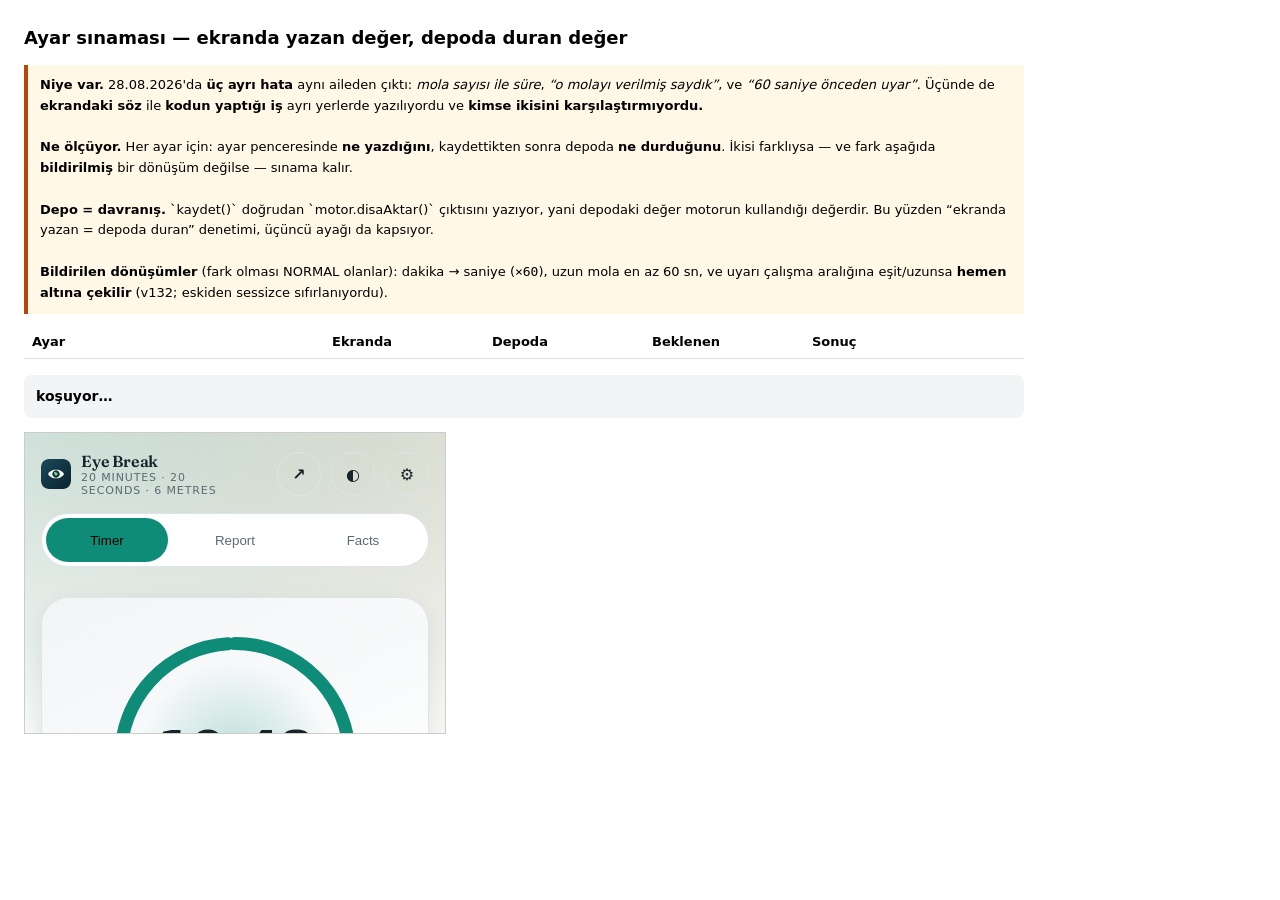
<file: _sinama/sinama-ayar.html>
<!DOCTYPE html>
<html lang="tr">
<head>
<meta charset="UTF-8" />
<meta name="robots" content="noindex, nofollow" />
<!-- YAYINA GITMEMELI. Ic sinama sayfasi. `.gitignore` deseni
     (`sinama-*.html`) bunu kapsiyor; `sinama_yayin.py` denetliyor. -->
<title>Göz Molası — ayar sınaması (ekranda yazan = depoda duran)</title>
<style>
  body { font: 14px/1.6 system-ui, sans-serif; margin: 24px; max-width: 1000px; }
  h1 { font-size: 18px; }
  .g { color: #0a7a3d; } .k { color: #b42318; font-weight: 600; }
  table { border-collapse: collapse; width: 100%; margin-top: 10px; }
  td, th { border-bottom: 1px solid #ddd; padding: 6px 8px; text-align: left;
           vertical-align: top; font-size: 13px; }
  #ozet { margin-top: 16px; padding: 10px 12px; border-radius: 8px;
          background: #f3f4f6; font-weight: 600; }
  .not { background: #fff8e6; border-left: 4px solid #b54708; padding: 10px 12px;
         margin: 12px 0; font-size: 13px; }
  iframe { width: 420px; height: 300px; border: 1px solid #ccc; margin-top: 14px; }
</style>
</head>
<body>

<h1>Ayar sınaması — ekranda yazan değer, depoda duran değer</h1>

<div class="not">
  <b>Niye var.</b> 28.08.2026'da <b>üç ayrı hata</b> aynı aileden çıktı:
  <i>mola sayısı ile süre</i>, <i>“o molayı verilmiş saydık”</i>, ve
  <i>“60 saniye önceden uyar”</i>. Üçünde de <b>ekrandaki söz</b> ile
  <b>kodun yaptığı iş</b> ayrı yerlerde yazılıyordu ve <b>kimse ikisini
  karşılaştırmıyordu.</b>
  <br /><br />
  <b>Ne ölçüyor.</b> Her ayar için: ayar penceresinde <b>ne yazdığını</b>,
  kaydettikten sonra depoda <b>ne durduğunu</b>. İkisi farklıysa — ve fark
  aşağıda <b>bildirilmiş</b> bir dönüşüm değilse — sınama kalır.
  <br /><br />
  <b>Depo = davranış.</b> `kaydet()` doğrudan `motor.disaAktar()` çıktısını
  yazıyor, yani depodaki değer motorun kullandığı değerdir. Bu yüzden
  “ekranda yazan = depoda duran” denetimi, üçüncü ayağı da kapsıyor.
  <br /><br />
  <b>Bildirilen dönüşümler</b> (fark olması NORMAL olanlar): dakika → saniye
  (<code>×60</code>), uzun mola en az 60 sn, ve uyarı çalışma aralığına
  eşit/uzunsa <b>hemen altına çekilir</b> (v132; eskiden sessizce sıfırlanıyordu).
</div>

<table id="sonuc"><thead>
  <tr><th style="width:30%">Ayar</th><th style="width:16%">Ekranda</th>
      <th style="width:16%">Depoda</th><th style="width:16%">Beklenen</th>
      <th>Sonuç</th></tr>
</thead><tbody></tbody></table>
<div id="ozet">koşuyor…</div>
<div id="yuva"></div>

<script>
(async function () {
  var govde = document.querySelector('#sonuc tbody');
  var gecti = 0, kaldi = 0;
  var olculenSurum = '';        // hangi kodu olctugumuz (madde 358)
  var tazelikHatasi = '';       // calisan kod sunucudakiyle ayni mi

  function yaz(ad, ekranda, depoda, beklenen, tamam) {
    var s = document.createElement('tr');
    s.innerHTML = '<td>' + ad + '</td><td>' + ekranda + '</td><td>' + depoda +
      '</td><td>' + beklenen + '</td><td class="' +
      (tamam ? 'g">TAMAM' : 'k">KALDI') + '</td>';
    govde.appendChild(s);
    if (tamam) { gecti++; } else { kaldi++; }
    /* ILERLEME ANINDA GORUNSUN.

       Bu sinama ~25 saniye suruyor ve o sure boyunca ozet satiri BOS
       kaliyordu. 29.08.2026'da iki kez "sinama takildi" diye YANLIS
       TESHIS koydum - akis ilerliyordu. Merkez de ayni gun iki kez
       ayni hatayi yapti. Sessiz bir arac "calismiyor" gibi gorunuyor;
       yanlis teshis de aracin urettigi bir ciktidir. */
    try {
      var oz = document.getElementById('ozet');
      if (oz) {
        oz.textContent = (gecti + kaldi) + '. durum bitti — koşuyor…'
          + (kaldi ? '  (' + kaldi + ' KALDI)' : '');
      }
    } catch (e) { }
  }

  function bekle(ms) { return new Promise(function (r) { setTimeout(r, ms); }); }

  /* SERVIS ISCISI KAPATILIYOR - yoksa eski dosya olculur. */
  try {
    var kayitlar = await navigator.serviceWorker.getRegistrations();
    await Promise.all(kayitlar.map(function (r) { return r.unregister(); }));
    var adlar = await caches.keys();
    await Promise.all(adlar.map(function (a) { return caches.delete(a); }));
  } catch (e) { }

  var cerceve = null;
  async function uygulamayiAc() {
    if (cerceve) { cerceve.remove(); cerceve = null; }
    cerceve = document.createElement('iframe');
    cerceve.src = '../index.html?ayarSinama=' + Date.now();
    document.getElementById('yuva').appendChild(cerceve);
    await new Promise(function (r) { cerceve.onload = r; });
    await bekle(900);
    /* DAMGAYI BURADA YAKALIYORUZ - cerceve CANLIYKEN.
       Once ozet yazilirken okunuyordu, ama o an cerceve
       kapatilmis oluyordu ve satir "okunamadi" diyordu:
       durust ama ise yaramaz. */
    if (!olculenSurum) {
      try {
        var bt = cerceve.contentDocument
          .querySelector('script[src*="arayuz"]');
        if (bt) olculenSurum = bt.getAttribute('src');
        /* ETIKET ILE ICERIK AYRI SEYLERDIR.

           `src` bir ETIKETTIR: "hangi dosyayi istedim" der, "hangi kod
           calisti" demez. Servis iscisi araya girip ayni etiket altinda
           BASKA icerik verebilir (`ignoreSearch` ile her damga ayni
           onbellek girdisine esliyor). Merkez bugun tam bunu yasadi:
           etiket v72 diyordu, yuklu kural v73'undu.

           Burada etiketin guvenilir OLDUGUNU da yaziyoruz: sayfayi bir
           servis iscisi yonetmiyorsa araya giren yok, etiket = icerik.
           Yonetiyorsa satir bunu SOYLUYOR ki okuyan kisi etikete
           koruksuz guvenmesin. */
        var w = cerceve.contentWindow;
        var sw = (w.navigator.serviceWorker
                  && w.navigator.serviceWorker.controller);

        /* TAZELIK: ONBELLEKTEKI kopya, SUNUCUDAKI kopya mi?

           Ilk yazimda `performance.decodedBodySize` kullandim. O
           olcut KIRILGAN: yanit 304 Not Modified ile gelirse tarayici
           govde boyutu vermiyor ve deger 0 oluyor - yani EN SON
           DEGISEN dosya, tam da olculemeyen dosya olabiliyor.
           (Merkez 29.08.2026'da tam bunu yasadi.)

           Yerine iki kipli olcum: AYNI adresi iki kez cekiyoruz.
             fetch(adres)                 -> onbellegin verdigi kopya
             fetch(adres, no-store)       -> sunucunun su an verdigi
           Ayni onbellek anahtarini kullandigi icin hem 304 hem
           servis iscisi deligini kapatiyor ve `performance`a hic
           bagli degil.

           Cerceve icinden cagriliyor: onbellek baglami olculen
           sayfanin baglami olsun. */
        try {
          var adres = (olculenSurum || 'arayuz.js?s=').split('  ·')[0];
          var yol = '../' + adres;
          var a = await w.fetch(yol);
          var b = await w.fetch(yol, { cache: 'no-store' });
          var ab = (await a.arrayBuffer()).byteLength;
          var bb = (await b.arrayBuffer()).byteLength;
          if (ab !== bb) {
            tazelikHatasi = adres + ' — önbellekteki ' + ab
              + ' bayt, sunucuda ' + bb + ' bayt';
          }
        } catch (e) {
          tazelikHatasi = 'tazelik ÖLÇÜLEMEDİ: ' + e.message;
        }
        olculenSurum += sw
          ? '  ·  DIKKAT: sayfayi servis iscisi yonetiyor, etiket '
            + 'icerigi garanti etmez'
          : '  ·  servis iscisi yok, etiket = icerik';
      } catch (e) { }
    }
    return cerceve;
  }

  function depo(f) {
    try { return JSON.parse(f.contentWindow.localStorage.getItem('goz-molasi-v1') || '{}'); }
    catch (e) { return {}; }
  }

  /* Bir ayar kumesi kur, KAYDET, sonra depoyu oku. */
  async function dene(kur) {
    var f = await uygulamayiAc();
    var d = f.contentDocument;
    d.getElementById('ayarDugme').click();
    await bekle(350);
    var ekranda = kur(d);
    d.getElementById('ayarKaydet').click();
    await bekle(700);
    return { ekranda: ekranda, kayit: depo(f) };
  }

  function say(e, deger) {
    e.value = deger;
    e.dispatchEvent(new Event('input', { bubbles: true }));
    e.dispatchEvent(new Event('change', { bubbles: true }));
    return deger;
  }
  function isaret(e, deger) {
    e.checked = deger;
    e.dispatchEvent(new Event('change', { bubbles: true }));
    return deger;
  }

  /* ---------- 1) Olagan degerler ---------- */
  var s1 = await dene(function (d) {
    return {
      calisma: say(d.getElementById('ayCalisma'), 20),
      mola: say(d.getElementById('ayMola'), 20),
      uyari: say(d.getElementById('ayUyari'), 15),
    };
  });
  var a1 = s1.kayit.ayarlar || {};
  yaz('Çalışma aralığı (dakika → saniye)', s1.ekranda.calisma + ' dk',
      a1.calismaSuresi + ' sn', '1200 sn', a1.calismaSuresi === 1200);
  yaz('Mola süresi (saniye)', s1.ekranda.mola, a1.molaSuresi, '20',
      a1.molaSuresi === 20);
  yaz('Erken uyarı (saniye)', s1.ekranda.uyari, a1.uyariSuresi, '15',
      a1.uyariSuresi === 15);

  /* ---------- 2) UC DEGER: uyari, calismaya esit ----------
     Eskiden burada uyari SESSIZCE 0 oluyordu. Ekran 60 diyordu,
     kullanici hic uyari almiyordu. */
  var s2 = await dene(function (d) {
    return {
      calisma: say(d.getElementById('ayCalisma'), 1),
      uyari: say(d.getElementById('ayUyari'), 60),
    };
  });
  var a2 = s2.kayit.ayarlar || {};
  /* BEKLENTİ, KODDAN DEĞİL KULLANICININ İSTEDİĞİNDEN GELMELİ.

     Bu satır önce `=== 55` diye yazılmıştı. 55, v132 düzeltmesinin
     seçtiği payın (çalışma − 5 sn) sonucuydu — yani beklenti
     doğrudan KODDAN geliyordu. Öyle bir sınama, payı yarın 5'ten
     30'a çıkaran biri için boşuna kırılır; daha kötüsü, pay
     yanlış seçilmiş olsa bile "geçti" der.
     Beklentisi koddan gelen sınama, hatayı korur.

     Kullanıcının istediği şuydu: "beni olabildiğince erken uyar."
     Sınama artık onu soruyor:
       - sıfır OLMAMALI (asıl hata buydu: sessizce kapanıyordu),
       - çalışma aralığını AŞMAMALI (sınırın kendisi doğru),
       - istenene YAKIN olmalı (yarısından fazlası verilmiş olmalı).
     Pay 5 sn de olur 10 sn de; üçü sağlandığı sürece doğru. */
  var istenen = 60, calismaSn = a2.calismaSuresi, uy = a2.uyariSuresi;
  var kural = (uy > 0) && (uy <= calismaSn) && (uy >= istenen / 2);
  yaz('UÇ DEĞER: çalışma 1 dk + uyarı 60 sn', s2.ekranda.uyari + ' sn',
      uy + ' sn', '0 değil · çalışmayı aşmıyor · istenene yakın',
      kural);
  yaz('…ve çalışma aralığı bozulmadı', s2.ekranda.calisma + ' dk',
      a2.calismaSuresi + ' sn', '60 sn', a2.calismaSuresi === 60);

  /* ---------- 3) UC DEGER: en buyukler ---------- */
  var s3 = await dene(function (d) {
    var c = d.getElementById('ayCalisma'), m = d.getElementById('ayMola');
    return { calisma: say(c, c.max), mola: say(m, m.max) };
  });
  var a3 = s3.kayit.ayarlar || {};
  yaz('UÇ DEĞER: en uzun çalışma', s3.ekranda.calisma + ' dk',
      a3.calismaSuresi + ' sn', (s3.ekranda.calisma * 60) + ' sn',
      a3.calismaSuresi === s3.ekranda.calisma * 60);
  yaz('UÇ DEĞER: en uzun mola', s3.ekranda.mola + ' sn',
      a3.molaSuresi + ' sn', s3.ekranda.mola + ' sn',
      a3.molaSuresi === +s3.ekranda.mola);

  /* ---------- 4) Onay kutulari ACIK ---------- */
  var s4 = await dene(function (d) {
    return {
      atla: isaret(d.getElementById('ayAtla'), true),
      ses: isaret(d.getElementById('aySes'), true),
      uzun: isaret(d.getElementById('ayUzunMola'), true),
      saatler: isaret(d.getElementById('aySaatler'), true),
      kilit: isaret(d.getElementById('ayMolaKilit'), true),
      bosta: isaret(d.getElementById('ayBosta'), true),
    };
  });
  var a4 = s4.kayit.ayarlar || {};
  yaz('Molayı atlamaya izin (açık)', 'açık', String(a4.molaAtlanabilir),
      'true', a4.molaAtlanabilir === true);
  yaz('Ses (açık)', 'açık', String(a4.sesAcik), 'true', a4.sesAcik === true);
  yaz('Uzun mola (açık)', 'açık', String(a4.uzunMolaAcik), 'true',
      a4.uzunMolaAcik === true);
  yaz('Çalışma saatleri (açık)', 'açık', String(a4.saatlerAcik), 'true',
      a4.saatlerAcik === true);
  yaz('Mola kilidi (açık)', 'açık', String(s4.kayit.molaKilit), 'true',
      s4.kayit.molaKilit === true);
  yaz('Boşta durdurma (açık)', 'açık', String(s4.kayit.bostaAcik), 'true',
      s4.kayit.bostaAcik === true);

  /* ---------- 5) Onay kutulari KAPALI ----------
     Tek yon yetmez: "hep true yaziyor" olsaydi 4. adim gecerdi. */
  var s5 = await dene(function (d) {
    return {
      atla: isaret(d.getElementById('ayAtla'), false),
      ses: isaret(d.getElementById('aySes'), false),
      uzun: isaret(d.getElementById('ayUzunMola'), false),
      saatler: isaret(d.getElementById('aySaatler'), false),
      kilit: isaret(d.getElementById('ayMolaKilit'), false),
      bosta: isaret(d.getElementById('ayBosta'), false),
    };
  });
  var a5 = s5.kayit.ayarlar || {};
  yaz('Molayı atlamaya izin (kapalı)', 'kapalı', String(a5.molaAtlanabilir),
      'false', a5.molaAtlanabilir === false);
  yaz('Ses (kapalı)', 'kapalı', String(a5.sesAcik), 'false',
      a5.sesAcik === false);
  yaz('Uzun mola (kapalı)', 'kapalı', String(a5.uzunMolaAcik), 'false',
      a5.uzunMolaAcik === false);
  yaz('Mola kilidi (kapalı)', 'kapalı', String(s5.kayit.molaKilit), 'false',
      s5.kayit.molaKilit === false);
  yaz('Boşta durdurma (kapalı)', 'kapalı', String(s5.kayit.bostaAcik),
      'false', s5.kayit.bostaAcik === false);

  /* ---------- 6) Calisma saatleri metin olarak ---------- */
  var s6 = await dene(function (d) {
    isaret(d.getElementById('aySaatler'), true);
    return {
      bas: say(d.getElementById('ayBasSaat'), '08:30'),
      bit: say(d.getElementById('ayBitSaat'), '17:45'),
    };
  });
  var a6 = s6.kayit.ayarlar || {};
  yaz('Çalışma saati — başlangıç', s6.ekranda.bas, a6.basSaat, '08:30',
      a6.basSaat === '08:30');
  yaz('Çalışma saati — bitiş', s6.ekranda.bit, a6.bitSaat, '17:45',
      a6.bitSaat === '17:45');

  /* ---------- 7) Uzun mola suresi: dakika -> saniye, en az 60 ---------- */
  var s7 = await dene(function (d) {
    isaret(d.getElementById('ayUzunMola'), true);
    var u = d.getElementById('ayUzunSure');
    return { sure: say(u, u.min) };
  });
  var a7 = s7.kayit.ayarlar || {};
  var beklenen7 = Math.max(60, +s7.ekranda.sure * 60);
  yaz('Uzun mola süresi (en küçük değer)', s7.ekranda.sure + ' dk',
      a7.uzunMolaSuresi + ' sn', beklenen7 + ' sn',
      a7.uzunMolaSuresi === beklenen7);

  /* ---------- 8) HEPSINI SIL, GERCEKTEN HEPSINI SILSIN ----------

     Olculdu (28.08.2026): silme yalnizca `goz-molasi-v1` anahtarini
     kaldiriyordu. Kullaniciya "Ayarlar, sayaclar ve sifre silinir"
     deniyor ama SAYACLAR ayri bir anahtarta (`goz-molasi-gecmis`).
     Silme sonrasi sayac 0 gosteriyor, ekranda hala "8 mola bugun"
     yaziyor, grafikte cubuk duruyor, seri rozeti "1 gun ust uste"
     diyordu. Kullanici her seyi sildigini saniyor; kullanim gecmisi
     cihazda kaliyordu. */
  var fSil = await uygulamayiAc();
  var dSil = fSil.contentDocument;
  var wSil = fSil.contentWindow;
  try {
    wSil.localStorage.setItem('goz-molasi-gecmis', JSON.stringify({
      '2026-08-27': { mola: 9, atlanan: 2, ekran: 3000 },
      '2026-08-26': { mola: 8, atlanan: 0, ekran: 2400 }
    }));
    wSil.localStorage.setItem('goz-molasi-hava-acik', '1');
  } catch (e) { }

  var oncekiGun = 0;
  try {
    oncekiGun = Object.keys(JSON.parse(
      wSil.localStorage.getItem('goz-molasi-gecmis') || '{}')).length;
  } catch (e) { }

  dSil.getElementById('ayarDugme').click();
  await bekle(400);
  dSil.getElementById('hepsiniSilDugme').click();   // 1. bas: onay iste
  await bekle(600);
  dSil.getElementById('hepsiniSilDugme').click();   // 2. bas: sil
  await bekle(2500);

  var kalanGun = null, havaKaldi = null;
  try {
    var yeniW = cerceve.contentWindow;
    kalanGun = Object.keys(JSON.parse(
      yeniW.localStorage.getItem('goz-molasi-gecmis') || '{}'))
      .filter(function (g) { return g < '2026-08-28'; }).length;
    havaKaldi = yeniW.localStorage.getItem('goz-molasi-hava-acik');
  } catch (e) { kalanGun = 'okunamadi'; }

  yaz('“Hepsini sil” geçmişi de siler', oncekiGun + ' gün vardı',
      kalanGun + ' eski gün kaldı', '0 eski gün', kalanGun === 0);
  yaz('…ve öteki anahtarları da (hava ayarı)', 'vardı',
      String(havaKaldi), 'null', havaKaldi === null);

  if (cerceve) cerceve.remove();

  /* ÖLÇÜLEN SÜRÜM YAZILSIN (madde 358).
     Damga yazılmayan bir yeşil, hangi koda ait olduğu bilinmeyen bir
     yeşildir. Çerçeveye yüklenen sayfanın betik damgasını okuyoruz —
     "hangi kodu ölçtüm" sorusu sonuçla birlikte cevaplansın. */
  try {
    var damgaSatiri = document.createElement('div');
    damgaSatiri.style.cssText = 'margin-top:10px;font-size:12px;color:#555';
    var b = cerceve && cerceve.contentDocument
      && cerceve.contentDocument.querySelector('script[src*="arayuz"]');
    damgaSatiri.textContent = 'ölçülen sürüm: '
      + (olculenSurum || 'okunamadı');
    document.body.appendChild(damgaSatiri);
  } catch (e) { }

  var o = document.getElementById('ozet');

  /* TAZELIK GECERSIZSE SONUC OKUNMAZ. Uyari degil, iptal:
     eski kodu olcen bir "HEPSI GECTI" en tehlikeli ciktidir. */
  if (tazelikHatasi) {
    o.textContent = 'GEÇERSİZ KOŞU — çalışan kod sunucudakiyle aynı '
      + 'değil (' + tazelikHatasi + '). Tarayıcı eski kodu '
      + 'çalıştırıyor; sonuçlar okunmaz.';
    o.style.background = '#fdeceb';
    window.__sinamaSonuc = { gecti: gecti, kaldi: kaldi,
                             toplam: gecti + kaldi, gecersiz: true };
    return;
  }

  var EN_AZ = 23;   /* alt sınır — bkz. `sinama-web.html` */
  if (!kaldi && (gecti + kaldi) < EN_AZ) {
    o.textContent = 'ÖLÇÜLEMEDİ — yalnızca ' + (gecti + kaldi)
      + ' ayar denetlendi, en az ' + EN_AZ + ' bekleniyordu.';
    o.style.background = '#fdeceb';
    window.__sinamaSonuc = { gecti: gecti, kaldi: kaldi,
                             toplam: gecti + kaldi, olculemedi: true };
    return;
  }
  o.textContent = kaldi
    ? (kaldi + ' / ' + (gecti + kaldi) + ' KALDI — ekranda yazan ile depoda '
       + 'duran değer ayrışıyor.')
    : ('HEPSİ GEÇTİ — ' + gecti + ' ayar denetlendi; ekranda yazan değer '
       + 'depoda duran değerle uyuşuyor.');
  o.style.background = kaldi ? '#fdeceb' : '#e8f6ee';
  window.__sinamaSonuc = { gecti: gecti, kaldi: kaldi, toplam: gecti + kaldi };
})();
</script>
</body>
</html>
</file>
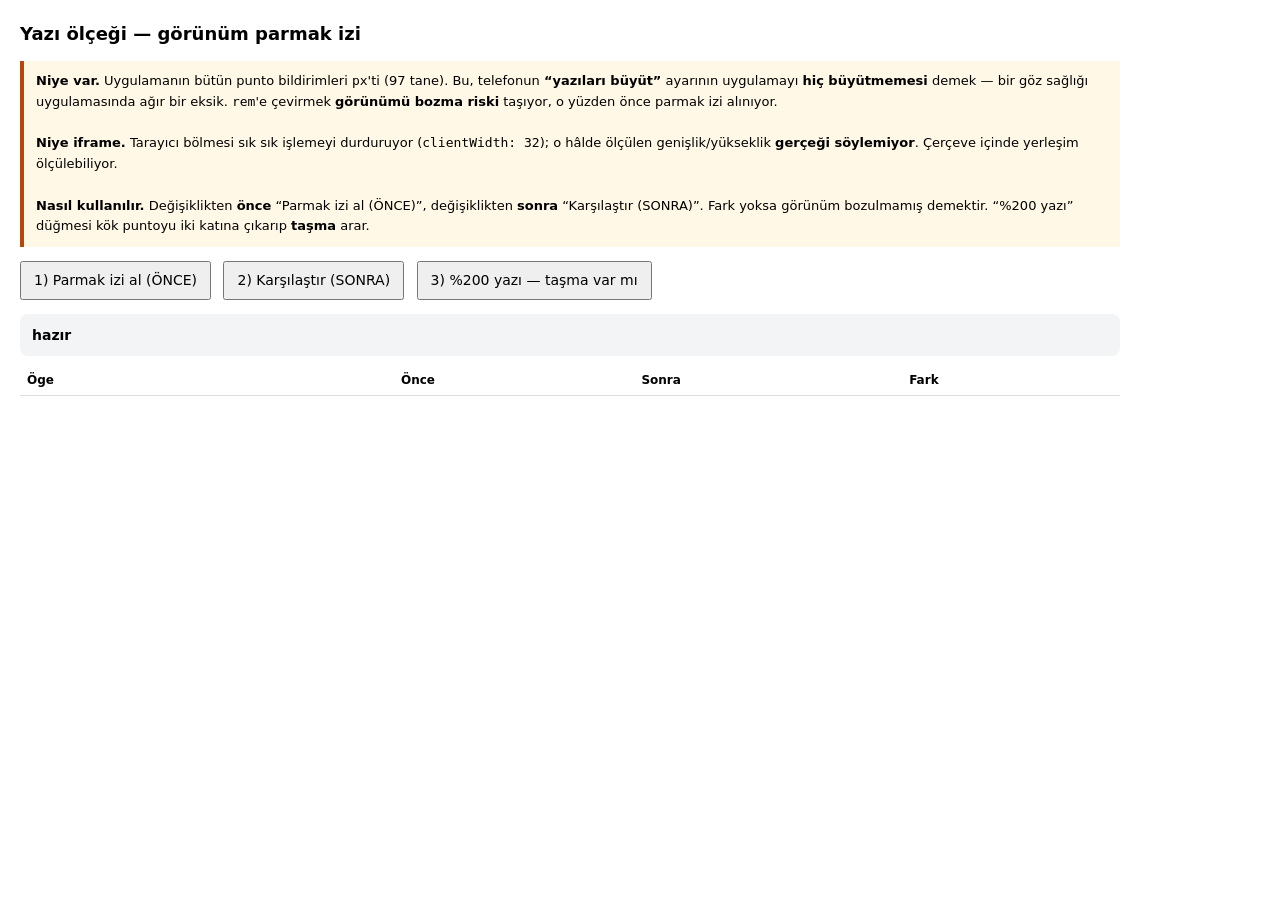
<file: _sinama/sinama-olcek.html>
<!DOCTYPE html>
<html lang="tr">
<head>
<meta charset="UTF-8" />
<meta name="robots" content="noindex, nofollow" />
<!-- YAYINA GITMEMELI. `.gitignore` deseni ve `sinama_yayin.py` bunu
     denetliyor; `_sinama/` klasoru Jekyll tarafindan yayinlanmiyor. -->
<title>Göz Molası — yazı ölçeği ve görünüm parmak izi</title>
<style>
  body { font: 14px/1.6 system-ui, sans-serif; margin: 20px; max-width: 1100px; }
  h1 { font-size: 18px; }
  .g { color: #0a7a3d; } .k { color: #b42318; font-weight: 600; }
  table { border-collapse: collapse; width: 100%; margin-top: 10px; }
  td, th { border-bottom: 1px solid #ddd; padding: 5px 7px; text-align: left;
           vertical-align: top; font-size: 12px; }
  #ozet { margin-top: 14px; padding: 10px 12px; border-radius: 8px;
          background: #f3f4f6; font-weight: 600; }
  .not { background: #fff8e6; border-left: 4px solid #b54708; padding: 10px 12px;
         margin: 12px 0; font-size: 13px; }
  button { font: inherit; padding: 6px 12px; margin-right: 8px; }
  iframe { width: 390px; height: 844px; border: 1px solid #ccc; margin-top: 12px; }
</style>
</head>
<body>

<h1>Yazı ölçeği — görünüm parmak izi</h1>

<div class="not">
  <b>Niye var.</b> Uygulamanın bütün punto bildirimleri <code>px</code>'ti
  (97 tane). Bu, telefonun <b>“yazıları büyüt”</b> ayarının uygulamayı
  <b>hiç büyütmemesi</b> demek — bir göz sağlığı uygulamasında ağır bir eksik.
  <code>rem</code>'e çevirmek <b>görünümü bozma riski</b> taşıyor, o yüzden
  önce parmak izi alınıyor.
  <br /><br />
  <b>Niye iframe.</b> Tarayıcı bölmesi sık sık işlemeyi durduruyor
  (<code>clientWidth: 32</code>); o hâlde ölçülen genişlik/yükseklik
  <b>gerçeği söylemiyor</b>. Çerçeve içinde yerleşim ölçülebiliyor.
  <br /><br />
  <b>Nasıl kullanılır.</b> Değişiklikten <b>önce</b> “Parmak izi al (ÖNCE)”,
  değişiklikten <b>sonra</b> “Karşılaştır (SONRA)”. Fark yoksa görünüm
  bozulmamış demektir. “%200 yazı” düğmesi kök puntoyu iki katına çıkarıp
  <b>taşma</b> arar.
</div>

<p>
  <button id="once">1) Parmak izi al (ÖNCE)</button>
  <button id="sonra">2) Karşılaştır (SONRA)</button>
  <button id="buyuk">3) %200 yazı — taşma var mı</button>
  <span id="kayitDurum"></span>
</p>

<div id="ozet">hazır</div>
<table id="sonuc"><thead>
  <tr><th style="width:34%">Öge</th><th>Önce</th><th>Sonra</th><th>Fark</th></tr>
</thead><tbody></tbody></table>

<div id="yuva"></div>

<script>
(function () {
  var ANAHTAR = '__olcek_parmakizi';
  var govde = document.querySelector('#sonuc tbody');
  var ozet = document.getElementById('ozet');
  var yuva = document.getElementById('yuva');

  function bekle(ms) { return new Promise(function (r) { setTimeout(r, ms); }); }

  function temizle() { govde.innerHTML = ''; }

  function satir(ad, once, sonra, fark, iyi) {
    var s = document.createElement('tr');
    s.innerHTML = '<td>' + ad + '</td><td>' + once + '</td><td>' + sonra +
      '</td><td class="' + (iyi ? 'g' : 'k') + '">' + fark + '</td>';
    govde.appendChild(s);
  }

  /* GURULTU DENETIMI - ARACIN KENDISI YANLIS ALARM VERMESIN.

     28.08.2026'da bu arac once 183 "gerileme" bildirdi. Hicbiri
     gercek degildi:
       1) Bilgi karti her acilista RASTGELE bir bilgi gosteriyor;
          farkli uzunluktaki metin sayfayi uzatiyor. Ayni kodla iki
          olcum arasinda 76 fark ciktigi olculdu.
       2) Kurulum seridi tarayici olayiyla SONRADAN beliriyor; iki
          olcum arasinda ortaya cikip her seyi 86px asagi kaydirdi.

     Ikisi de bastirilmadan bu araca guvenilmez. Bastirildiktan sonra
     ayni kodla iki olcum 0 fark verdi - gurultu tabani sifir. */
  function gurultuyuBastir(f) {
    var d = f.contentDocument;
    ['anaBilgiMetin', 'anaBilgiBaslik', 'anaBilgiKaynak'].forEach(function (id) {
      var e = d.getElementById(id);
      if (e) e.textContent = 'SABIT OLCUM METNI';
    });
    ['kurulumSerit', 'guncellemeSerit', 'yenilikNotu', 'durumNotu',
     'sureUyari', 'baslamadiUyari'].forEach(function (id) {
      var e = d.getElementById(id);
      if (e) { e.hidden = true; e.style.display = 'none'; }
    });
  }

  /* Uygulamayi TEMIZ bir durumda ac: kurgu veri olcumu kaydirmasin. */
  async function uygulamayiAc(kokPunto) {
    yuva.innerHTML = '';
    var f = document.createElement('iframe');
    f.src = '../index.html?olcek=' + Date.now();
    yuva.appendChild(f);
    await new Promise(function (r) { f.onload = r; });
    try {
      f.contentWindow.localStorage.setItem('goz-molasi-tanitim', '1');
    } catch (e) { }
    if (kokPunto) {
      f.contentDocument.documentElement.style.fontSize = kokPunto;
    }
    await bekle(1400);
    return f;
  }

  /* Parmak izi: her gorunur ogenin puntosu ve yerlesimi. */
  function parmakIzi(f) {
    gurultuyuBastir(f);
    var d = f.contentDocument;
    var liste = [];
    var hepsi = d.querySelectorAll('*');
    for (var i = 0; i < hepsi.length; i++) {
      var e = hepsi[i];
      var s = f.contentWindow.getComputedStyle(e);
      if (s.display === 'none' || s.visibility === 'hidden') continue;
      var k = e.getBoundingClientRect();
      if (k.width === 0 && k.height === 0) continue;
      var ad = e.tagName.toLowerCase()
             + (e.id ? '#' + e.id : '')
             + (typeof e.className === 'string' && e.className
                 ? '.' + e.className.split(' ')[0] : '')
             + '@' + i;
      liste.push([ad, s.fontSize, Math.round(k.width), Math.round(k.height),
                  Math.round(k.top), Math.round(k.left)]);
    }
    return liste;
  }

  document.getElementById('once').addEventListener('click', async function () {
    temizle();
    ozet.textContent = 'ölçülüyor…';
    var f = await uygulamayiAc(null);
    if (f.contentDocument.body.clientWidth < 200) {
      ozet.textContent = 'ÖLÇÜLEMEDİ — çerçeve işlemiyor (genişlik '
        + f.contentDocument.body.clientWidth + ')';
      ozet.style.background = '#fdeceb';
      return;
    }
    var p = parmakIzi(f);
    localStorage.setItem(ANAHTAR, JSON.stringify(p));
    ozet.textContent = 'ÖNCE alındı: ' + p.length + ' öge · kök punto '
      + f.contentWindow.getComputedStyle(f.contentDocument.documentElement).fontSize
      + ' · çerçeve genişliği ' + f.contentDocument.body.clientWidth;
    ozet.style.background = '#eef2ff';
  });

  document.getElementById('sonra').addEventListener('click', async function () {
    temizle();
    var ham = localStorage.getItem(ANAHTAR);
    if (!ham) {
      ozet.textContent = 'ÖNCE parmak izi yok — önce 1. düğmeye bas.';
      ozet.style.background = '#fdeceb';
      return;
    }
    ozet.textContent = 'ölçülüyor…';
    var once = JSON.parse(ham);
    var f = await uygulamayiAc(null);
    if (f.contentDocument.body.clientWidth < 200) {
      ozet.textContent = 'ÖLÇÜLEMEDİ — çerçeve işlemiyor';
      ozet.style.background = '#fdeceb';
      return;
    }
    var sonra = parmakIzi(f);

    var haritaOnce = {};
    once.forEach(function (x) { haritaOnce[x[0]] = x; });
    var fark = 0, bakilan = 0;

    sonra.forEach(function (y) {
      var x = haritaOnce[y[0]];
      if (!x) { return; }
      bakilan++;
      var alanlar = ['punto', 'genişlik', 'yükseklik', 'üst', 'sol'];
      for (var i = 1; i <= 5; i++) {
        var a = String(x[i]), b = String(y[i]);
        if (a !== b) {
          fark++;
          if (fark <= 25) {
            satir(y[0] + ' · ' + alanlar[i - 1], a, b,
                  'DEĞİŞTİ', false);
          }
        }
      }
    });

    var eksik = once.length - bakilan;
    ozet.textContent = fark === 0
      ? ('DEĞİŞİKLİK YOK — ' + bakilan + ' öge, 5 ölçü (punto, genişlik, '
         + 'yükseklik, üst, sol) birebir aynı.')
      : (fark + ' ölçü DEĞİŞTİ (' + bakilan + ' öge incelendi).');
    if (eksik) ozet.textContent += ' Eşleşmeyen öge: ' + eksik + '.';
    ozet.style.background = fark === 0 ? '#e8f6ee' : '#fdeceb';
  });

  document.getElementById('buyuk').addEventListener('click', async function () {
    temizle();
    ozet.textContent = 'ölçülüyor…';
    var f = await uygulamayiAc('32px');    // %200
    var d = f.contentDocument, w = f.contentWindow;
    if (d.body.clientWidth < 200) {
      ozet.textContent = 'ÖLÇÜLEMEDİ — çerçeve işlemiyor';
      ozet.style.background = '#fdeceb';
      return;
    }
    var kok = w.getComputedStyle(d.documentElement).fontSize;
    var govdeYazi = w.getComputedStyle(d.body).fontSize;

    /* TASMA: gorunur bir ogenin sag kenari govdeyi asiyor mu. */
    var genislik = d.body.clientWidth;
    var tasan = [];
    var hepsi = d.querySelectorAll('*');
    for (var i = 0; i < hepsi.length; i++) {
      var e = hepsi[i];
      var s = w.getComputedStyle(e);
      if (s.display === 'none' || s.visibility === 'hidden') continue;
      var k = e.getBoundingClientRect();
      if (k.width === 0) continue;
      if (k.right > genislik + 2) {
        tasan.push([e.tagName.toLowerCase() + (e.id ? '#' + e.id : ''),
                    Math.round(k.right), genislik]);
      }
    }
    tasan.slice(0, 20).forEach(function (t) {
      satir(t[0], 'sağ kenar ' + t[1] + 'px', 'çerçeve ' + t[2] + 'px',
            'TAŞIYOR', false);
    });

    var buyudu = parseFloat(govdeYazi) > 16.5;
    satir('Kök punto %200 yapıldı', '16px', kok, buyudu ? 'gövde büyüdü' : 'GÖVDE BÜYÜMEDİ', buyudu);

    ozet.textContent = 'Kök punto ' + kok + ' · gövde yazısı ' + govdeYazi
      + ' · taşan öge: ' + tasan.length
      + (buyudu ? '' : '  ← YAZI BÜYÜMÜYOR: punto bildirimleri px demektir');
    ozet.style.background = (buyudu && tasan.length === 0) ? '#e8f6ee' : '#fff8e6';
  });
})();
</script>
</body>
</html>
</file>
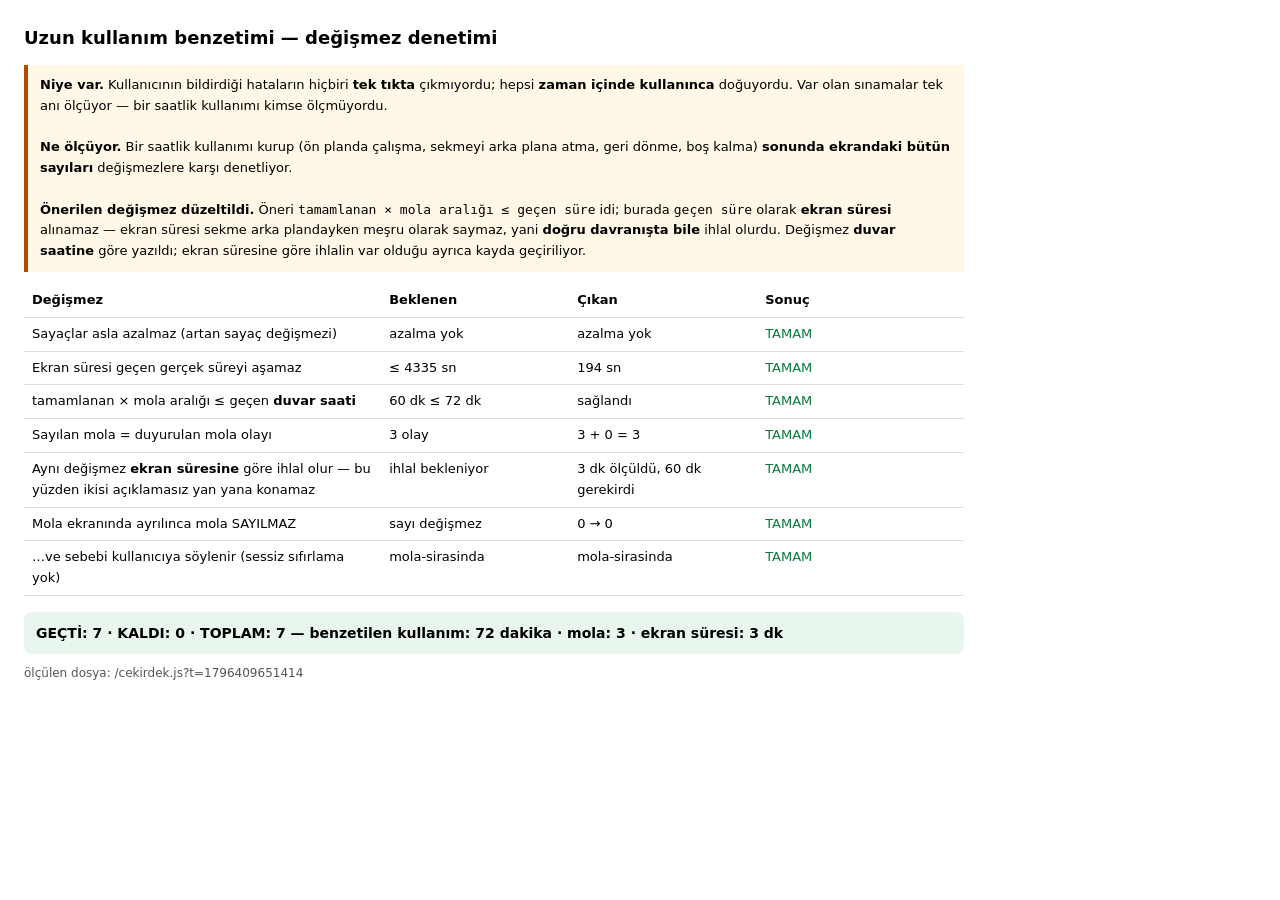
<file: _sinama/sinama-uzun.html>
<!DOCTYPE html>
<html lang="tr">
<head>
<meta charset="UTF-8" />
<meta name="robots" content="noindex, nofollow" />
<!-- YAYINA GITMEMELI. Ic sinama sayfasi, kullanici yuzu degil.
     Kopyalama listesine EKLENMEMELI; noindex ikinci savunma hatti. -->
<title>Göz Molası — uzun kullanım benzetimi (iç sınama)</title>
<style>
  body { font: 14px/1.6 system-ui, sans-serif; margin: 24px; max-width: 940px; }
  h1 { font-size: 18px; }
  .g { color: #0a7a3d; } .k { color: #b42318; font-weight: 600; }
  table { border-collapse: collapse; width: 100%; margin-top: 10px; }
  td, th { border-bottom: 1px solid #ddd; padding: 6px 8px; text-align: left;
           vertical-align: top; font-size: 13px; }
  #ozet { margin-top: 16px; padding: 10px 12px; border-radius: 8px;
          background: #f3f4f6; font-weight: 600; }
  .not { background: #fff8e6; border-left: 4px solid #b54708; padding: 10px 12px;
         margin: 12px 0; font-size: 13px; }
</style>
</head>
<body>

<h1>Uzun kullanım benzetimi — değişmez denetimi</h1>

<div class="not">
  <b>Niye var.</b> Kullanıcının bildirdiği hataların hiçbiri <b>tek tıkta</b>
  çıkmıyordu; hepsi <b>zaman içinde kullanınca</b> doğuyordu. Var olan
  sınamalar tek anı ölçüyor — bir saatlik kullanımı kimse ölçmüyordu.
  <br /><br />
  <b>Ne ölçüyor.</b> Bir saatlik kullanımı kurup (ön planda çalışma, sekmeyi
  arka plana atma, geri dönme, boş kalma) <b>sonunda ekrandaki bütün sayıları</b>
  değişmezlere karşı denetliyor.
  <br /><br />
  <b>Önerilen değişmez düzeltildi.</b> Öneri
  <code>tamamlanan × mola aralığı ≤ geçen süre</code> idi; burada
  <code>geçen süre</code> olarak <b>ekran süresi</b> alınamaz — ekran süresi
  sekme arka plandayken meşru olarak saymaz, yani <b>doğru davranışta bile</b>
  ihlal olurdu. Değişmez <b>duvar saatine</b> göre yazıldı; ekran süresine göre
  ihlalin var olduğu ayrıca kayda geçiriliyor.
</div>

<table id="sonuc"><thead>
  <tr><th style="width:38%">Değişmez</th><th style="width:20%">Beklenen</th>
      <th style="width:20%">Çıkan</th><th>Sonuç</th></tr>
</thead><tbody></tbody></table>
<div id="ozet">koşuyor…</div>

<script>
/* Onbellek temizligi: eski bir cekirdek.js olculmesin. */
window.__onbellekHazir = (async function () {
    try {
        const adlar = await caches.keys();
        await Promise.all(adlar.map(function (a) { return caches.delete(a); }));
    } catch (e) { }
    return true;
}());
</script>
<script>
window.__cekirdekHazir = window.__onbellekHazir.then(function () {
    return new Promise(function (coz, red) {
        var s = document.createElement('script');
        s.src = '../cekirdek.js?t=' + Date.now();
        s.onload = coz;
        s.onerror = function () { red(new Error('cekirdek.js yuklenemedi')); };
        document.head.appendChild(s);
    });
});
</script>
<script>
(async function () {
  try {
    await window.__cekirdekHazir;
  } catch (e) {
    var o0 = document.getElementById('ozet');
    o0.textContent = 'SINAMA KOŞMADI — çekirdek yüklenemedi: ' + e.message;
    o0.style.background = '#fdeceb';
    window.__sinamaSonuc = { gecti: 0, kaldi: 0, toplam: 0, hata: e.message };
    return;
  }

  var govde = document.querySelector('#sonuc tbody');
  var gecti = 0, kaldi = 0;
  function yaz(ad, beklenen, cikan, tamam) {
    var s = document.createElement('tr');
    s.innerHTML = '<td>' + ad + '</td><td>' + beklenen + '</td><td>' + cikan +
      '</td><td class="' + (tamam ? 'g">TAMAM' : 'k">KALDI') + '</td>';
    govde.appendChild(s);
    if (tamam) { gecti++; } else { kaldi++; }
  }

  /* ---------- SANAL SAAT ----------
     Motor her yerde `Date.now()` kullaniyor. Saati biz suruyoruz ki
     bir saatlik kullanim bir saniyede olculebilsin. */
  var gercekNow = Date.now;
  var S = gercekNow.call(Date);
  Date.now = function () { return S; };

  function motorKur() {
    var mm = new MolaMotoru();
    if (mm._zamanlayici) { clearInterval(mm._zamanlayici); mm._zamanlayici = null; }
    if (mm._kalpAtisiDurdur) { mm._kalpAtisiDurdur(); }
    return mm;
  }

  var m = motorKur();
  m.basla();
  if (m._zamanlayici) { clearInterval(m._zamanlayici); m._zamanlayici = null; }
  if (m._kalpAtisiDurdur) { m._kalpAtisiDurdur(); }

  var BASLANGIC = S;
  var molaBittiSayisi = 0;
  m.uzerine('molaBitti', function () { molaBittiSayisi++; });

  /* Sayaclar asla azalmaz; olculen ekran suresi gecen sureyi asamaz. */
  var oncekiler = { tamamlananMola: 0, atlananMola: 0, ekranSuresi: 0 };
  var azalmaHatasi = null;
  var ekranAsimi = null;
  function denetle(nerede) {
    var ist = m.istatistik;
    ['tamamlananMola', 'atlananMola', 'ekranSuresi'].forEach(function (a) {
      if ((ist[a] || 0) < oncekiler[a] - 1e-9) {
        azalmaHatasi = azalmaHatasi || (a + ' azaldi (' + nerede + ')');
      }
      oncekiler[a] = ist[a] || 0;
    });
    var gecen = (S - BASLANGIC) / 1000;
    if ((ist.ekranSuresi || 0) > gecen + 1) {
      ekranAsimi = ekranAsimi ||
        ('ekranSuresi ' + Math.round(ist.ekranSuresi) + ' sn > gecen ' +
         Math.round(gecen) + ' sn (' + nerede + ')');
    }
  }

  /* ON PLANDA gecen sure: 250 ms'lik gercek tiklar. */
  function onPlanda(saniye, nerede) {
    var adim = 0;
    for (var g = 0; g < saniye * 4; g++) {
      S += 250;
      adim += 250;
      if (adim >= 30000) { m.hareketVar(); adim = 0; }
      m.tik();
    }
    denetle(nerede);
  }

  /* ARKA PLANDA gecen sure: saat isler, tik KOSMAZ.
     Telefonda normal hal budur; hatanin yasadigi yer tam burasi. */
  function arkaPlanda(saniye, nerede) {
    S += saniye * 1000;
    m.hareketVar();
    m.tik();
    denetle(nerede);
  }

  /* ---------- KULLANICININ GERÇEK ÖRÜNTÜSÜ ----------

     Ilk kurdugum benzetim (10 dk on planda, 25 dk arka planda, 10 dk
     on planda) 62 dakikada YALNIZCA 1 mola uretti - cunku mola
     ekraninin 20 saniyesi EKRANDA gecmek zorunda ve tek tik onu
     tamamlamiyor. Yani kurgum kullanicinin yasadigi seyi uretmiyordu.

     Kullanicinin ekran goruntusundeki hal: 3 mola, 9 dakika sure.
     Bunu ureten oruntu KISA ZIYARETLER: telefonu birakip donmek.
     Her donuste mola coktan hak edilmis oluyor, 20 saniye ekranda
     gecip SAYILIYOR - ama arada gecen sure ekran suresine yazilmiyor.
     Sayilar boyle ayrisiyor. */
  onPlanda(2 * 60, 'ilk kisa calisma');
  for (var z = 0; z < 3; z++) {
    arkaPlanda(21 * 60, 'telefon cebe girdi ' + (z + 1));
    onPlanda(45, 'kisa ziyaret ' + (z + 1));      // mola ekranda tamamlanir
  }
  S += 5 * 60 * 1000; m.tik(); denetle('bosta');

  var ist = m.istatistik;
  var gecenSn = (S - BASLANGIC) / 1000;
  var molaSay = (ist.tamamlananMola || 0) + (ist.atlananMola || 0);
  var gerekli = molaSay * m.ayarlar.calismaSuresi;

  yaz('Sayaçlar asla azalmaz (artan sayaç değişmezi)',
      'azalma yok', azalmaHatasi || 'azalma yok', !azalmaHatasi);

  yaz('Ekran süresi geçen gerçek süreyi aşamaz',
      '≤ ' + Math.round(gecenSn) + ' sn',
      ekranAsimi || (Math.round(ist.ekranSuresi) + ' sn'), !ekranAsimi);

  yaz('tamamlanan × mola aralığı ≤ geçen <b>duvar saati</b>',
      Math.round(gerekli / 60) + ' dk ≤ ' + Math.round(gecenSn / 60) + ' dk',
      (gerekli <= gecenSn + 5 ? 'sağlandı' : 'İHLAL'),
      gerekli <= gecenSn + 5);

  yaz('Sayılan mola = duyurulan mola olayı',
      molaBittiSayisi + ' olay',
      (ist.tamamlananMola || 0) + ' + ' + (ist.atlananMola || 0) + ' = ' + molaSay,
      molaSay === molaBittiSayisi);

  /* AYNI DEGISMEZ, EKRAN SURESINE GORE: BILEREK IHLAL BEKLIYORUZ.
     Bu "hata" degil; kullanicinin gordugu celiskinin ta kendisi.
     Kayda geciriyoruz ki arayuzun onu aciklamasi bir tercih degil
     ZORUNLULUK olarak dursun. */
  var celiskiVar = molaSay >= 2 && (ist.ekranSuresi || 0) < gerekli * 0.5;
  yaz('Aynı değişmez <b>ekran süresine</b> göre ihlal olur — '
      + 'bu yüzden ikisi açıklamasız yan yana konamaz',
      'ihlal bekleniyor',
      Math.round(ist.ekranSuresi / 60) + ' dk ölçüldü, '
      + Math.round(gerekli / 60) + ' dk gerekirdi',
      celiskiVar);

  /* ---------- MOLA EKRANINDA AYRILMA ----------
     Metin "o molayi verilmis saydik" diyordu; motor SAYMIYOR. */
  var m2 = motorKur();
  var oncekiMola = m2.istatistik.tamamlananMola;
  m2.sayaciGeriYukle({ durum: 'mola', kayitAni: S - 60000, hedefZaman: S - 40000 });
  var sebep = m2.sifirlanmaSebebi;

  yaz('Mola ekranında ayrılınca mola SAYILMAZ',
      'sayı değişmez',
      oncekiMola + ' → ' + m2.istatistik.tamamlananMola,
      m2.istatistik.tamamlananMola === oncekiMola);

  yaz('…ve sebebi kullanıcıya söylenir (sessiz sıfırlama yok)',
      'mola-sirasinda', sebep ? sebep.tur : 'sebep YOK',
      !!sebep && sebep.tur === 'mola-sirasinda');

  Date.now = gercekNow;

  var o = document.getElementById('ozet');
  var EN_AZ = 7;   /* alt sınır — bkz. `sinama-web.html` */
  if (kaldi === 0 && (gecti + kaldi) < EN_AZ) {
    o.textContent = 'ÖLÇÜLEMEDİ — yalnızca ' + (gecti + kaldi)
      + ' değişmez sınandı, en az ' + EN_AZ + ' bekleniyordu.';
    o.style.background = '#fdeceb';
    return;
  }
  /* ÖLÇÜLEN SÜRÜM (madde 358) — bkz. `sinama-web.html`. */
  try {
    var ds = document.createElement('div');
    ds.style.cssText = 'margin-top:10px;font-size:12px;color:#555';
    var sb = [].slice.call(document.querySelectorAll('script'))
      .map(function (x) { return x.src; })
      .filter(function (x) { return x && x.indexOf('cekirdek') >= 0; })[0];
    ds.textContent = 'ölçülen dosya: '
      + (sb ? sb.replace(location.origin, '') : 'cekirdek.js (adres okunamadı)');
    document.body.appendChild(ds);
  } catch (e) { }

  o.textContent = 'GEÇTİ: ' + gecti + ' · KALDI: ' + kaldi +
                  ' · TOPLAM: ' + (gecti + kaldi) +
                  ' — benzetilen kullanım: ' + Math.round(gecenSn / 60) + ' dakika' +
                  ' · mola: ' + molaSay +
                  ' · ekran süresi: ' + Math.round(ist.ekranSuresi / 60) + ' dk';
  o.style.background = kaldi ? '#fdeceb' : '#e8f6ee';
  window.__sinamaSonuc = {
    gecti: gecti, kaldi: kaldi, toplam: gecti + kaldi,
    molaSay: molaSay, ekranDk: Math.round(ist.ekranSuresi / 60),
    gecenDk: Math.round(gecenSn / 60)
  };
})();
</script>
</body>
</html>
</file>
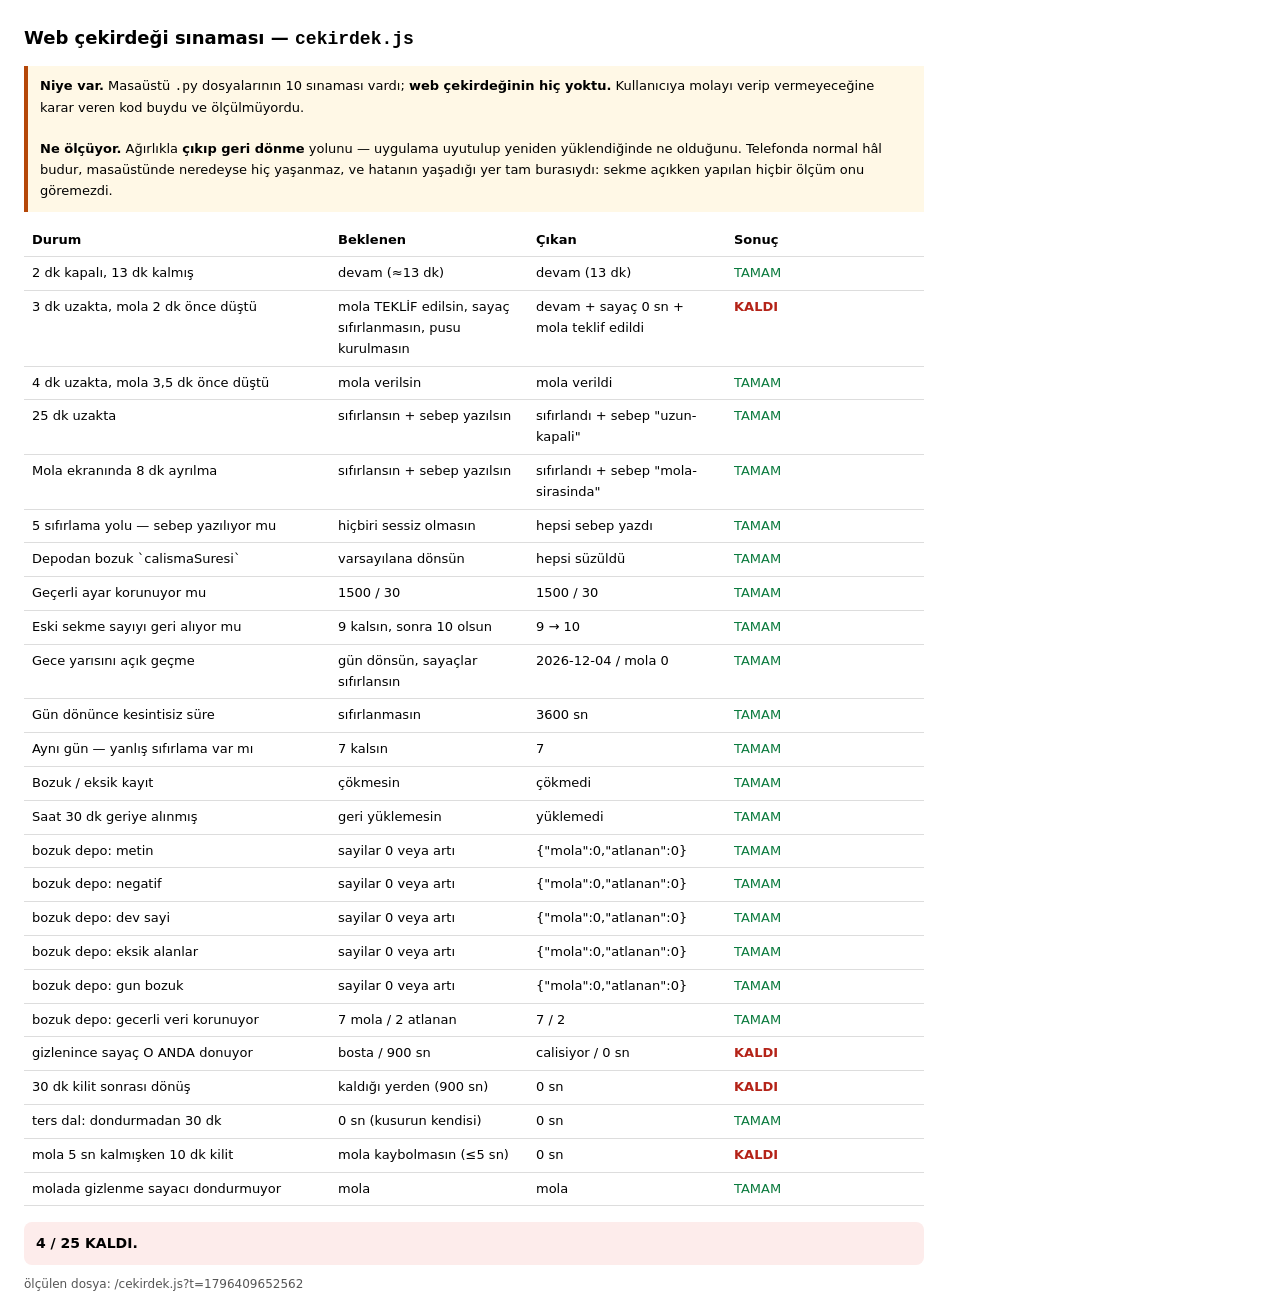
<file: _sinama/sinama-web.html>
<!DOCTYPE html>
<html lang="tr">
<head>
<meta charset="UTF-8" />
<meta name="robots" content="noindex, nofollow" />
<!-- YAYINA GITMEMELI. Bu ic bir sinama sayfasi; kullanici
     yuzu degil. 28.08.2026'da yanlislikla canliya cikti
     (200 dondu) ve boyle yakalandi. Kopyalama listesinden
     cikarilmali; noindex yalnizca ikinci savunma hatti. -->
<title>Göz Molası — web çekirdeği sınaması (iç sınama)</title>
<style>
  body { font: 14px/1.6 system-ui, sans-serif; margin: 24px; max-width: 900px; }
  h1 { font-size: 18px; }
  .g { color: #0a7a3d; } .k { color: #b42318; font-weight: 600; }
  table { border-collapse: collapse; width: 100%; margin-top: 12px; }
  td, th { border-bottom: 1px solid #ddd; padding: 6px 8px; text-align: left;
           vertical-align: top; font-size: 13px; }
  #ozet { margin-top: 16px; padding: 10px 12px; border-radius: 8px;
          background: #f3f4f6; font-weight: 600; }
  .not { background: #fff8e6; border-left: 4px solid #b54708; padding: 10px 12px;
         margin: 12px 0; font-size: 13px; }
</style>
</head>
<body>

<h1>Web çekirdeği sınaması — <code>cekirdek.js</code></h1>

<div class="not">
  <b>Niye var.</b> Masaüstü <code>.py</code> dosyalarının 10 sınaması vardı;
  <b>web çekirdeğinin hiç yoktu.</b> Kullanıcıya molayı verip vermeyeceğine
  karar veren kod buydu ve ölçülmüyordu.
  <br /><br />
  <b>Ne ölçüyor.</b> Ağırlıkla <b>çıkıp geri dönme</b> yolunu — uygulama
  uyutulup yeniden yüklendiğinde ne olduğunu. Telefonda normal hâl budur,
  masaüstünde neredeyse hiç yaşanmaz, ve hatanın yaşadığı yer tam burasıydı:
  sekme açıkken yapılan hiçbir ölçüm onu göremezdi.
</div>

<table id="sonuc"><thead>
  <tr><th style="width:34%">Durum</th><th style="width:22%">Beklenen</th>
      <th style="width:22%">Çıkan</th><th>Sonuç</th></tr>
</thead><tbody></tbody></table>

<div id="ozet">koşuyor…</div>

<!-- DAMGASIZ YÜKLEME ÖNBELLEKTEN GELİR.
     Sunucuda `cache-control` ve `etag` yok, yalnız `last-modified`
     var; bu durumda tarayıcı sezgisel önbellekleme yapar ve düzenek
     ESKİ çekirdeği ölçüp "geçti" diyebilir. Zaman damgası ekleyerek
     her koşumda taze dosya isteniyor. -->
<!-- ÖNBELLEĞİ ÖNCE TEMİZLE — bayatlığı yakalamak yerine oluşmasını
     engelle. Betik zaten `?t=` ile taze isteniyor ama servis işçisi
     araya girerse o da yetmez. -->
<script>
window.__onbellekHazir = (async function () {
    try {
        const kayitlar = await navigator.serviceWorker.getRegistrations();
        await Promise.all(kayitlar.map(function (r) { return r.unregister(); }));
    } catch (e) { }
    try {
        const adlar = await caches.keys();
        await Promise.all(adlar.map(function (a) { return caches.delete(a); }));
    } catch (e) { }
    return true;
}());
</script>
<script>
/* ÇEKİRDEK, TEMİZLİK BİTTİKTEN SONRA YÜKLENİR.

   `document.write` ile yüklemek sırayı bozuyordu: temizlik async,
   yazma anında oluyor — yani çekirdek, önbellek temizlenmeden
   gelebiliyordu. Adres zaten `?t=` ile taze isteniyor ama araya giren
   bir servis işçisi onu da karşılayabilir. Sıra kurulmazsa "temizledim"
   demek, temizlenmiş ölçmek anlamına gelmiyor. */
window.__cekirdekHazir = window.__onbellekHazir.then(function () {
    return new Promise(function (coz, red) {
        var s = document.createElement('script');
        s.src = '../cekirdek.js?t=' + Date.now();
        s.onload = coz;
        s.onerror = function () { red(new Error('cekirdek.js yuklenemedi')); };
        document.head.appendChild(s);
    });
});
</script>
<script>
(async function () {
  /* Yükleme başarısızsa SESSİZ KALMA. Bu `await` reddedilirse
     aşağıdaki hiçbir satır koşmaz ve `#ozet` "koşuyor…" yazılı
     kalırdı — yani sınama hiç çalışmamışken çalışıyor gibi durur.
     Bugün savunduğumuz kuralın kendisi: başarısızlık görünmeli. */
  try {
    await window.__cekirdekHazir;
  } catch (e) {
    var o = document.getElementById('ozet');
    if (o) {
      o.textContent = 'SINAMA KOŞMADI — çekirdek yüklenemedi: ' + e.message;
      o.style.background = '#fdeceb';
    }
    window.__sinamaSonuc = { gecti: 0, kaldi: 0, toplam: 0, hata: e.message };
    return;
  }
  var govde = document.querySelector('#sonuc tbody');
  var gecti = 0, kaldi = 0;

  function yaz(ad, beklenen, cikan, tamam) {
    var s = document.createElement('tr');
    s.innerHTML = '<td>' + ad + '</td><td>' + beklenen + '</td><td>' + cikan +
      '</td><td class="' + (tamam ? 'g">TAMAM' : 'k">KALDI') + '</td>';
    govde.appendChild(s);
    tamam ? gecti++ : kaldi++;
  }

  var DK = 60000;

  /* Her sınama TEMİZ bir motorla başlıyor. Ortak motor kullanmak,
     bir sınamanın bıraktığı durumun ötekini geçirmesi demek olurdu. */
  function motorKur() {
    var m = new MolaMotoru();
    // Zamanlayıcı başlatmıyoruz: sınama gerçek zaman beklemesin.
    if (m._zamanlayici) { clearInterval(m._zamanlayici); m._zamanlayici = null; }
    return m;
  }

  function kayit(durumAdi, kapaliDk, hedefFarkSn) {
    var s = Date.now();
    return {
      durum: durumAdi,
      kayitAni: s - kapaliDk * DK,
      hedefZaman: s - kapaliDk * DK + hedefFarkSn * 1000
    };
  }

  // ---- 1) Hedef geçmemiş, kısa kapalı: kaldığı yerden devam ----
  (function () {
    var m = motorKur();
    var sonuc = m.sayaciGeriYukle(kayit('calisiyor', 2, 15 * 60));
    var kalan = Math.round((m.hedefZaman - Date.now()) / 60000);
    yaz('2 dk kapalı, 13 dk kalmış', 'devam (≈13 dk)',
        sonuc ? 'devam (' + kalan + ' dk)' : 'sıfırlandı',
        sonuc === true && kalan >= 12 && kalan <= 14);
  }());

  /* ---- 2) Mola uzaktayken geldi, PENCERE İÇİNDE ----

     Hatanın ta kendisi: bu pencere 60 SANİYEYDİ, telefonda hiç
     tutmuyordu.

     BEKLENTI 06.09.2026'DA GUNCELLENDI. Eskiden `kalanSn <= 30`
     aranıyordu, yani "dönünce mola HEMEN düşsün". O sözleşme
     03.09.2026'da BİLEREK terk edildi: kullanıcı "bak yine en başta
     açtığımda kendisi açtı" diye bildirdi. Bugünkü sözleşme
     `sayaciGeriYukle` içinde yazılı — "PUSU KURMA, TEKLİF ET":

       · sayaç sıfırlanmıyor (`sonuc === true`, sebep yok)
       · sayaç NORMAL süresiyle başlıyor (pusu yok)
       · kaçan mola `gecikmisMola` ile TEKLİF ediliyor, kaybolmuyor

     Sınama eskisini ölçmeye devam ediyordu ve 1/25 kalıyordu; ÖLÇÜLDÜ
     (06.09.2026): sonuc=true · kalan=1200 sn · gecikmisMola={dakika:3}
     · sifirlanmaSebebi=null. Yani kod doğru, sınama bayattı.

     BU BEKLENTİYİ "DÜZELTİP" 30 saniyeye geri çeken biri, kullanıcının
     şikâyet ettiği pusuyu geri getirir. */
  (function () {
    var m = motorKur();
    var sonuc = m.sayaciGeriYukle(kayit('calisiyor', 3, 60));
    var kalanSn = Math.round((m.hedefZaman - Date.now()) / 1000);
    yaz('3 dk uzakta, mola 2 dk önce düştü',
        'mola TEKLİF edilsin, sayaç sıfırlanmasın, pusu kurulmasın',
        (sonuc ? 'devam + sayaç ' + kalanSn + ' sn' : 'SIFIRLANDI')
          + (m.gecikmisMola ? ' + mola teklif edildi' : ' + TEKLİF YOK'),
        sonuc === true && !!m.gecikmisMola && !m.sifirlanmaSebebi
          && kalanSn > 60);
  }());

  // ---- 3) Aynı durum, ESKİ 60 sn penceresiyle sıfırlanırdı ----
  (function () {
    var m = motorKur();
    var sonuc = m.sayaciGeriYukle(kayit('calisiyor', 4, 30));
    yaz('4 dk uzakta, mola 3,5 dk önce düştü',
        'mola verilsin', sonuc ? 'mola verildi' : 'SIFIRLANDI',
        sonuc === true);
  }());

  // ---- 4) Gerçekten uzun kalınmış: sıfırlansın AMA SÖYLESİN ----
  (function () {
    var m = motorKur();
    var sonuc = m.sayaciGeriYukle(kayit('calisiyor', 25, 60));
    var s = m.sifirlanmaSebebi;
    yaz('25 dk uzakta', 'sıfırlansın + sebep yazılsın',
        (sonuc ? 'devam etti' : 'sıfırlandı') +
        (s ? ' + sebep "' + s.tur + '"' : ' + SEBEP YOK'),
        sonuc === false && !!s && s.tur === 'uzun-kapali');
  }());

  // ---- 5) Mola ekranı açıkken ayrılma — EN SESSİZ YOLDU ----
  // Eskiden bu dal sebebi kurmadan dönüyordu: kullanıcı sayacın neden
  // başa döndüğünü hiç öğrenemiyordu.
  (function () {
    var m = motorKur();
    var sonuc = m.sayaciGeriYukle(kayit('mola', 8, 0));
    var s = m.sifirlanmaSebebi;
    yaz('Mola ekranında 8 dk ayrılma', 'sıfırlansın + sebep yazılsın',
        (sonuc ? 'devam etti' : 'sıfırlandı') +
        (s ? ' + sebep "' + s.tur + '"' : ' + SEBEP YOK'),
        sonuc === false && !!s && s.tur === 'mola-sirasinda');
  }());

  // ---- 6) Hiçbir sıfırlama SESSİZ olmasın ----
  // Sınıf hâline getirilmiş kural: geri yükleme başarısızsa sebep zorunlu.
  (function () {
    var durumlar = [
      ['calisiyor', 25, 60], ['calisiyor', 60, 60],
      ['mola', 8, 0], ['hazir', 3, 0], ['calisiyor', 21, -60]
    ];
    var sessiz = [];
    durumlar.forEach(function (d) {
      var m = motorKur();
      if (!m.sayaciGeriYukle(kayit(d[0], d[1], d[2])) && !m.sifirlanmaSebebi) {
        sessiz.push(d[0] + '/' + d[1] + 'dk');
      }
    });
    yaz('5 sıfırlama yolu — sebep yazılıyor mu', 'hiçbiri sessiz olmasın',
        sessiz.length ? 'SESSİZ: ' + sessiz.join(', ') : 'hepsi sebep yazdı',
        sessiz.length === 0);
  }());

  /* ---- Depodan gelen bozuk AYAR ----
     Arayüzden 0 girilemiyor ama ayarlar depodan da geliyor ve orada
     doğrulama yoktu. Ölçüldü: `calismaSuresi` 0/negatif/null/NaN →
     uygulama doğrudan MOLA durumunda başlıyor ve mola hiç bitmiyor;
     `"yirmi"` → ekranda `NaN:NaN`.
     "Kullanıcı giremiyor" korumanın kendisi değildir. */
  (function () {
    var uclar = [
      ['0', 0], ['negatif', -600], ['null', null], ['NaN', NaN],
      ['metin', 'yirmi'], ['cok buyuk', 99999999]
    ];
    var kotu = [];
    uclar.forEach(function (u) {
      var m = motorKur();
      m.iceAktar({ ayarlar: { calismaSuresi: u[1] } });
      var d = m.ayarlar.calismaSuresi;
      if (!isFinite(d) || d < 60) kotu.push(u[0] + '→' + d);
    });
    yaz('Depodan bozuk `calismaSuresi`', 'varsayılana dönsün',
        kotu.length ? 'KABUL EDİLDİ: ' + kotu.join(', ') : 'hepsi süzüldü',
        kotu.length === 0);
  }());

  (function () {
    // Geçerli bir değer SÜZÜLMEMELİ — kelepçe fazla sıkı olmamalı
    var m = motorKur();
    m.iceAktar({ ayarlar: { calismaSuresi: 1500, molaSuresi: 30 } });
    yaz('Geçerli ayar korunuyor mu', '1500 / 30',
        m.ayarlar.calismaSuresi + ' / ' + m.ayarlar.molaSuresi,
        m.ayarlar.calismaSuresi === 1500 && m.ayarlar.molaSuresi === 30);
  }());

  /* ---- Artan sayaç geriye gitmesin ----
     Ölçüldü (iki sekme): B'de 9 mola birikti, hâlâ 3'te olan eski A
     sekmesi kapanınca KALICI günlük geçmiş 3'e döndü. 7 gün grafiği ve
     seri buradan besleniyor; kullanıcı kendini olduğundan az dinlenmiş
     sanıyordu. Çökme yok, uyarı yok — sadece yanlış sayı. */
  (function () {
    var gun = Gecmis.gunAdi();
    var yedek = localStorage.getItem('goz-molasi-gecmis');
    try {
      localStorage.removeItem('goz-molasi-gecmis');
      Gecmis.gunuIsle(gun, { tamamlananMola: 9, atlananMola: 2, ekranSuresi: 5400 });
      Gecmis.gunuIsle(gun, { tamamlananMola: 3, atlananMola: 0, ekranSuresi: 1200 });
      var eskiSonrasi = Gecmis.oku()[gun];
      Gecmis.gunuIsle(gun, { tamamlananMola: 10, atlananMola: 2, ekranSuresi: 6000 });
      var artisSonrasi = Gecmis.oku()[gun];
      yaz('Eski sekme sayıyı geri alıyor mu', '9 kalsın, sonra 10 olsun',
          eskiSonrasi.mola + ' → ' + artisSonrasi.mola,
          eskiSonrasi.mola === 9 && artisSonrasi.mola === 10);
    } finally {
      if (yedek === null) localStorage.removeItem('goz-molasi-gecmis');
      else localStorage.setItem('goz-molasi-gecmis', yedek);
    }
  }());

  /* ---- Sekme gece yarısını AÇIK geçerse ----
     Gün karşılaştırması yalnızca `iceAktar` içindeydi, yani AÇILIŞTA.
     Bu uygulama açık bırakılmak için yapılmış bir sayaç; gece yarısını
     açık geçmek normal kullanımdır.
     Ölçüldü: `istatistik.gun` dünde kalıyor ve BUGÜNÜN molaları DÜNE
     yazılıyordu. Bugün 0 görünüyor, dün şişiyor. */
  (function () {
    var m = motorKur();
    var bugun = Gecmis.gunAdi();
    var dun = Gecmis.gunAdi(new Date(Date.now() - 86400000));
    m.istatistik.gun = dun;
    m.istatistik.tamamlananMola = 4;
    m.istatistik.kesintisizSure = 3600;
    m.durum = 'calisiyor';
    m.hedefZaman = Date.now() + 600000;
    m.tik();
    yaz('Gece yarısını açık geçme', 'gün dönsün, sayaçlar sıfırlansın',
        m.istatistik.gun + ' / mola ' + m.istatistik.tamamlananMola,
        m.istatistik.gun === bugun && m.istatistik.tamamlananMola === 0);
  }());

  (function () {
    // `kesintisizSure` SIFIRLANMAMALI: gece yarısı geçti diye kişinin
    // kesintisiz çalışması bitmiş olmuyor. Fazla geniş bir sıfırlama,
    // uzun mola önerisini bozardı.
    var m = motorKur();
    m.istatistik.gun = Gecmis.gunAdi(new Date(Date.now() - 86400000));
    m.istatistik.kesintisizSure = 3600;
    m.durum = 'calisiyor';
    m.hedefZaman = Date.now() + 600000;
    m.tik();
    yaz('Gün dönünce kesintisiz süre', 'sıfırlanmasın',
        Math.round(m.istatistik.kesintisizSure) + ' sn',
        m.istatistik.kesintisizSure >= 3600);
  }());

  (function () {
    // Aynı gün içinde tik() hiçbir şeyi sıfırlamamalı.
    var m = motorKur();
    m.istatistik.gun = Gecmis.gunAdi();
    m.istatistik.tamamlananMola = 7;
    m.durum = 'calisiyor';
    m.hedefZaman = Date.now() + 600000;
    m.tik();
    yaz('Aynı gün — yanlış sıfırlama var mı', '7 kalsın',
        String(m.istatistik.tamamlananMola),
        m.istatistik.tamamlananMola === 7);
  }());

  // ---- 7) Bozuk kayıt çökertmesin ----
  (function () {
    var bozuk = [{}, {durum: 'calisiyor'}, {hedefZaman: 'abc', kayitAni: 'x'},
                 {hedefZaman: NaN, kayitAni: Date.now()}, null];
    var patlayan = null;
    bozuk.forEach(function (b, i) {
      try { motorKur().sayaciGeriYukle(b || {}); }
      catch (e) { patlayan = i + ': ' + e.message; }
    });
    yaz('Bozuk / eksik kayıt', 'çökmesin',
        patlayan ? 'ÇÖKTÜ ' + patlayan : 'çökmedi', !patlayan);
  }());

  // ---- 8) Saat geriye alınırsa ----
  // kapaliKalan negatif olur; sessizce "devam" demek sayacı sonsuza kadar
  // dondurmak demekti.
  (function () {
    var m = motorKur();
    var s = Date.now();
    var sonuc = m.sayaciGeriYukle({
      durum: 'calisiyor', kayitAni: s + 30 * DK, hedefZaman: s + 45 * DK });
    yaz('Saat 30 dk geriye alınmış', 'geri yüklemesin',
        sonuc ? 'geri yükledi' : 'yüklemedi', sonuc === false);
  }());

  /* ---------- BOZUK DEPO EKRANA CIKMASIN ----------

     Olculdu (29.08.2026): depoda `tamamlananMola: 'cok'` varken
     ekranda mola sayisi olarak "cok" yaziyordu; `-3` varken "-3".
     Ayarlar suzgecten geciyordu, ISTATISTIK gecmiyordu - kapi
     ayarlarin suzgecinin tam yaninda acikti.

     Ekranda gorunen SAYI bu; sessiz yanlis sayinin tam merkezi. */
  (function bozukDepo() {
    // Motorun kendi "bugun" tanimini kullaniyoruz ki gun sinirinda
    // sinama kendi kendine kirilmasin.
    var bugun = function () { return motorKur()._bugun(); };
    var haller = [
      ['metin', { gun: bugun(), tamamlananMola: 'cok', atlananMola: 'yok' }],
      ['negatif', { gun: bugun(), tamamlananMola: -3, atlananMola: -1 }],
      ['dev sayi', { gun: bugun(), tamamlananMola: 1e12, ekranSuresi: 1e12 }],
      ['eksik alanlar', { gun: bugun() }],
      ['gun bozuk', { gun: 'dun', tamamlananMola: 5 }]
    ];
    haller.forEach(function (h) {
      var m = motorKur();
      m.iceAktar({ istatistik: h[1] });
      var i = m.istatistik || {};
      var sayilarTemiz = ['tamamlananMola', 'atlananMola', 'ekranSuresi']
        .every(function (a) {
          var d = i[a];
          return typeof d === 'number' && isFinite(d) && d >= 0;
        });
      yaz('bozuk depo: ' + h[0], 'sayilar 0 veya artı',
          JSON.stringify({ mola: i.tamamlananMola, atlanan: i.atlananMola }),
          sayilarTemiz);
    });

    // TERS DAL: gecerli veri BOZULMADAN gecmeli.
    var m2 = motorKur();
    m2.iceAktar({ istatistik: { gun: bugun(), tamamlananMola: 7,
                                atlananMola: 2, ekranSuresi: 900 } });
    yaz('bozuk depo: gecerli veri korunuyor', '7 mola / 2 atlanan',
        m2.istatistik.tamamlananMola + ' / ' + m2.istatistik.atlananMola,
        m2.istatistik.tamamlananMola === 7 && m2.istatistik.atlananMola === 2);
  })();

  /* ============================================================
     GİZLENME YOLU — SAYAÇ SIFIRLANMASININ MOBİLDEKİ SEBEBİ

     Bu yol hiç ölçülmemişti ve hata tam bu yüzden aylarca yaşadı.
     Var olan sınamalar `sayaciGeriYukle()` (kapat-aç) yolunu
     deniyordu; O YOL ZATEN DOĞRUYDU. Kırık olan CANLI yoldu:
     sayfa gizlenince hiçbir şey donmuyordu.

     Kullanıcı 06.09.2026'da yine bildirdi: "göz uygulaması hâlâ
     kendini sıfırlıyor — mobil ve bütün cihazlarda."

     Zincir: telefon kilitlenir → tarayıcı gizli sekmenin
     zamanlayıcısını kısar, hiç tık koşmaz → `bosta`ya geçilmez →
     kilit açılınca `kalanSaniye()` = max(0, hedef − şimdi) = 0.
     ============================================================ */
  (function () {
    // Telefon varsayılanı: uzun yoklukta sıfırlama KAPALI.
    function telefonMotoru() {
      var m = motorKur();
      m.ayarlar.calismaSuresi = 1200;
      m.ayarlar.uzakKalincaSifirla = false;
      m.sifirla();
      m.hedefZaman -= 300 * 1000;        // 5 dk çalışıldı → 900 kaldı
      return m;
    }

    // 1) Gizlenince O ANDA donmalı.
    var m1 = telefonMotoru();
    m1.gizlendi();
    yaz('gizlenince sayaç O ANDA donuyor', 'bosta / 900 sn',
        m1.durum + ' / ' + Math.round(m1.kalanDondurulmus) + ' sn',
        m1.durum === 'bosta' && Math.round(m1.kalanDondurulmus) === 900);

    // 2) ASIL KUSUR: 30 dk kilitten sonra dönüşte 00:00 OLMAMALI.
    var m2 = telefonMotoru();
    m2.gizlendi();
    m2.hedefZaman -= 1800 * 1000;        // telefon 30 dk kilitli
    m2.sonHareket = Date.now() - 1800 * 1000;
    m2.hareketVar();                     // kilit açıldı
    var k2 = Math.round(m2.kalanSaniye());
    yaz('30 dk kilit sonrası dönüş', 'kaldığı yerden (900 sn)',
        k2 + ' sn', k2 === 900);

    // 3) TERS DAL — dondurma olmasaydı 0 görülürdü. Sınamanın
    //    bozulunca BAĞIRDIĞINI gösterir (K-58).
    var m3 = telefonMotoru();
    m3.hedefZaman -= 1800 * 1000;        // gizlendi() ÇAĞRILMADI
    var k3 = Math.round(m3.kalanSaniye());
    yaz('ters dal: dondurmadan 30 dk', '0 sn (kusurun kendisi)',
        k3 + ' sn', k3 === 0);

    // 4) Mola eşiğindeyken kilitlenmek molayı KAYBETMEMELİ.
    var m4 = telefonMotoru();
    m4.hedefZaman = Date.now() + 5 * 1000;
    m4.gizlendi();
    m4.hedefZaman -= 600 * 1000;
    m4.sonHareket = Date.now() - 600 * 1000;
    m4.hareketVar();
    var k4 = Math.round(m4.kalanSaniye());
    yaz('mola 5 sn kalmışken 10 dk kilit', 'mola kaybolmasın (≤5 sn)',
        k4 + ' sn', k4 > 0 && k4 <= 5);

    // 5) MOLADA gizlenmek dondurmamalı: gözler zaten dinleniyor.
    var m5 = motorKur();
    m5.molayaGec();
    m5.gizlendi();
    yaz('molada gizlenme sayacı dondurmuyor', 'mola',
        m5.durum, m5.durum === 'mola');
  })();

  /* ÖLÇÜLEN SÜRÜM (madde 358) — hangi dosyayı ölçtüğümüz yazılı
     olsun. Burada çekirdek ÖNBELLEKSİZ yükleniyor (`?t=` damgası),
     yani her koşuda diskteki hâli ölçülüyor; yine de adresi yazıyoruz
     ki "hangi kod" sorusu sonuçla birlikte cevaplansın. */
  try {
    var ds = document.createElement('div');
    ds.style.cssText = 'margin-top:10px;font-size:12px;color:#555';
    var sb = [].slice.call(document.querySelectorAll('script'))
      .map(function (x) { return x.src; })
      .filter(function (x) { return x && x.indexOf('cekirdek') >= 0; })[0];
    ds.textContent = 'ölçülen dosya: '
      + (sb ? sb.replace(location.origin, '') : 'cekirdek.js (adres okunamadı)');
    document.body.appendChild(ds);
  } catch (e) { }

  var toplam = gecti + kaldi;
  var o = document.getElementById('ozet');
  /* ALT SINIR: sayı bunun altına düşerse "geçti" denmez.
     Sınamaların yarısı silinse sayfa yine "HEPSİ GEÇTİ" derdi;
     yalnızca sayı küçülürdü ve kimse fark etmezdi. */
  var EN_AZ = 20;
  if (kaldi === 0 && toplam < EN_AZ) {
    o.textContent = 'ÖLÇÜLEMEDİ — yalnızca ' + toplam + ' sınama koştu, '
      + 'en az ' + EN_AZ + ' bekleniyordu. Sınamalar silinmiş ya da bir '
      + 'bölüm hiç çalışmamış olabilir.';
    o.style.background = '#fdeceb';
    window.__sinamaSonuc = { gecti: gecti, kaldi: kaldi, toplam: toplam,
                             olculemedi: true };
    return;
  }
  o.textContent = kaldi === 0
    ? 'HEPSİ GEÇTİ — ' + toplam + ' sınama.'
    : kaldi + ' / ' + toplam + ' KALDI.';
  o.style.background = kaldi === 0 ? '#e7f6ec' : '#fdeceb';
  window.__sinamaSonuc = { gecti: gecti, kaldi: kaldi, toplam: toplam };
}());
</script>
</body>
</html>
</file>
<file: stil.css>
/* ============================================================
   STİL — Göz Molası
   Renkler tek yerde (:root) tanımlı. Birini değiştirince
   tüm uygulama değişir. Açık/koyu tema desteklenir.
   ============================================================ */

/* Renk seçimi bilinçli:
   Mola ekranı KOYU kalır — amaç gözü dinlendirmek, parlak bir ekran
   tam tersini yapar. Ama gri/siyah değil: gece mavisinden mora, oradan
   sıcak bir şafak tonuna giden bir gökyüzü. Vurgular sıcak (kehribar)
   ve nane yeşili; tek başına soğuk mavi klinik hissi veriyordu. */
:root {
  --zemin:       #141130;
  --zemin-2:     #1c1840;
  --kart:        #241f4d;
  --kart-2:      #2c2659;
  --cizgi:       #3a3268;
  --yazi:        #f2ecff;
  --yazi-soluk:  #a99bd0;
  --vurgu-ham:       #7ee0d2;   /* nane */
  --vurgu-koyu:  #04211c;
  --uyari-ham:       #ffc46b;   /* kehribar */
  --mola-ham:        #ffc46b;
  --mercan-ham:      #ff8f7a;
  --golge:       0 14px 38px rgba(8, 4, 30, 0.5);
  --yuvarlak:    18px;

  /* Mola ekranının gökyüzü gradyanı — her temada koyu kalır */
  --mola-1-ham: #0c1533; --mola-2-ham: #1b1a46; --mola-3-ham: #2f2154;
  --mola-4-ham: #4a2a56; --mola-5-ham: #6b3350;
  --mola-yazi: #fdf3ff; --mola-soluk: #c3a8d8;
}

/* Sistem açık temadaysa ve kullanıcı elle koyu seçmediyse */
@media (prefers-color-scheme: light) {
  :root:not([data-tema="koyu"]) {
    --zemin:      #fdf6f0;   /* sıcak krem */
    --zemin-2:    #f7ebf3;
    --kart:       #ffffff;
    --kart-2:     #f7f2fb;
    --cizgi:      #e6d9e8;
    --yazi:       #241a3d;
    --yazi-soluk: #6b5b85;
    --vurgu-ham:      #0f9b8a;
    --vurgu-koyu: #04211c;
    --uyari-ham:      #b06a12;
    --mola-ham:       #b06a12;
    --mercan-ham:     #d1543c;
    --golge:      0 12px 32px rgba(90, 50, 110, 0.13);
  }
}

/* ============================================================
   TEMALAR — masaüstü sürümüyle aynı beş palet.
   Mola ekranı her temada KOYU kalır: amaç gözü dinlendirmek,
   parlak bir ekran tam tersini yapar.
   ============================================================ */
:root[data-tema="okyanus"] {
  --zemin: #0a1826;  --zemin-2: #102538;  --kart: #16304a;  --kart-2: #1d3d5c;
  --cizgi: #28527a;  --yazi: #e9f4ff;     --yazi-soluk: #93b6d4;
  --vurgu-ham: #5fd3e8;  --vurgu-koyu: #062330; --uyari-ham: #ffb877; --mola-ham: #ffb877;
  --mercan-ham: #ff9b7a;
  --mola-1-ham: #04121f; --mola-2-ham: #0a2338; --mola-3-ham: #123a52; --mola-4-ham: #1b5266; --mola-5-ham: #2d6b6e;
  --mola-yazi: #eaf7ff; --mola-soluk: #9dc6dd;
}
:root[data-tema="orman"] {
  --zemin: #0f1c17;  --zemin-2: #152a22;  --kart: #1b382c;  --kart-2: #224638;
  --cizgi: #2f5c48;  --yazi: #ecf7f0;     --yazi-soluk: #9ec4ae;
  --vurgu-ham: #8fe08a;  --vurgu-koyu: #0a2312; --uyari-ham: #ffd27a; --mola-ham: #ffd27a;
  --mercan-ham: #ffab6b;
  --mola-1-ham: #08150f; --mola-2-ham: #0e251a; --mola-3-ham: #163a27; --mola-4-ham: #245139; --mola-5-ham: #40643a;
  --mola-yazi: #f0fbf2; --mola-soluk: #a8ceb6;
}
:root[data-tema="safak"] {
  --zemin: #1d1220;  --zemin-2: #2a1729;  --kart: #361d33;  --kart-2: #43253d;
  --cizgi: #5a3450;  --yazi: #ffeef4;     --yazi-soluk: #d3a4bb;
  --vurgu-ham: #ff9eb5;  --vurgu-koyu: #3a0d1e; --uyari-ham: #ffd08a; --mola-ham: #ffd08a;
  --mercan-ham: #ffab8f;
  --mola-1-ham: #150a16; --mola-2-ham: #2a1226; --mola-3-ham: #472034; --mola-4-ham: #6b3140; --mola-5-ham: #8f4a44;
  --mola-yazi: #fff2f6; --mola-soluk: #dbb0c2;
}

:root[data-tema="gunbatimi"] {
  --zemin: #231318;  --zemin-2: #31191c;  --kart: #3d2124;  --kart-2: #4b292a;
  --cizgi: #653a37;  --yazi: #fff0ea;     --yazi-soluk: #d5a89b;
  --vurgu-ham: #ffb08a;  --vurgu-koyu: #3a1508; --uyari-ham: #ffd68a; --mola-ham: #ffd68a;
  --mercan-ham: #ff8f6b;
  --mola-1-ham: #190b10; --mola-2-ham: #30141a; --mola-3-ham: #542323; --mola-4-ham: #7d3a2c; --mola-5-ham: #a55a36;
  --mola-yazi: #fff4ec; --mola-soluk: #dcb1a0;
}
:root[data-tema="buz"] {
  --zemin: #0d1620;  --zemin-2: #13212e;  --kart: #1a2c3d;  --kart-2: #22384c;
  --cizgi: #2f4d68;  --yazi: #eaf4fb;     --yazi-soluk: #9db8cc;
  --vurgu-ham: #a8dcf0;  --vurgu-koyu: #08202c; --uyari-ham: #ffd9a0; --mola-ham: #ffd9a0;
  --mercan-ham: #ffb38a;
  --mola-1-ham: #060e16; --mola-2-ham: #0d1c28; --mola-3-ham: #16303f; --mola-4-ham: #204558; --mola-5-ham: #365e6f;
  --mola-yazi: #f0f9ff; --mola-soluk: #a9c6d8;
}
:root[data-tema="lavanta"] {
  --zemin: #181530;  --zemin-2: #211c42;  --kart: #2b2454;  --kart-2: #352c66;
  --cizgi: #463b80;  --yazi: #f0ecff;     --yazi-soluk: #b0a4dc;
  --vurgu-ham: #c0a9ff;  --vurgu-koyu: #1b0d3d; --uyari-ham: #ffd28f; --mola-ham: #ffd28f;
  --mercan-ham: #ffa8c4;
  --mola-1-ham: #0f0c22; --mola-2-ham: #1b1640; --mola-3-ham: #2d245e; --mola-4-ham: #443577; --mola-5-ham: #61478a;
  --mola-yazi: #f6f2ff; --mola-soluk: #bfb0e4;
}
:root[data-tema="komur"] {
  --zemin: #141416;  --zemin-2: #1c1c1f;  --kart: #242427;  --kart-2: #2e2e32;
  --cizgi: #3d3d42;  --yazi: #f0f0f2;     --yazi-soluk: #a5a5ad;
  --vurgu-ham: #d8d8de;  --vurgu-koyu: #151517; --uyari-ham: #c8b48a; --mola-ham: #c8b48a;
  --mercan-ham: #c99a80;
  --mola-1-ham: #0a0a0b; --mola-2-ham: #161618; --mola-3-ham: #232326; --mola-4-ham: #323236; --mola-5-ham: #434349;
  --mola-yazi: #f4f4f6; --mola-soluk: #adadb5;
}

/* Paletteki üç boşluk: sıcak kırmızı, sıcak nötr ve ikinci bir
   açık tema. Kömür renksiz ve soğuk; bakır onun sıcak karşılığı. */
/* Simgenin paletiyle aynı: alacakaranlıkta su. Doygunluk bilerek
   düşük — uygulamanın işi gözü dinlendirmek, uyarmak değil. */
:root[data-tema="dinginlik"] {
  --zemin: #102830;  --zemin-2: #16353f;  --kart: #1c4149;  --kart-2: #234e57;
  --cizgi: #2f646c;  --yazi: #e8f2ef;     --yazi-soluk: #9fbfba;
  --vurgu-ham: #8fd8c8; --vurgu-koyu: #06231f;
  --uyari-ham: #f0cfa0; --mola-ham: #f0cfa0; --mercan-ham: #e8a38f;
  --mola-1-ham: #081a20; --mola-2-ham: #0f2b33; --mola-3-ham: #174049;
  --mola-4-ham: #21575e; --mola-5-ham: #2f6f70;
  --mola-yazi: #eef7f4; --mola-soluk: #a8c9c4;
}

:root[data-tema="kiraz"] {
  --zemin: #1a0f14;  --zemin-2: #26151b;  --kart: #331b22;  --kart-2: #40232a;
  --cizgi: #57323a;  --yazi: #ffeef1;     --yazi-soluk: #d0a3ac;
  --vurgu-ham: #ff9aa8; --vurgu-koyu: #3d0d18;
  --uyari-ham: #ffcf8a; --mola-ham: #ffcf8a; --mercan-ham: #ff8f80;
  --mola-1-ham: #120810; --mola-2-ham: #241019; --mola-3-ham: #401b26;
  --mola-4-ham: #612635; --mola-5-ham: #8a3a44;
  --mola-yazi: #fff0f3; --mola-soluk: #d9adb8;
}
:root[data-tema="bakir"] {
  --zemin: #191512;  --zemin-2: #221d18;  --kart: #2c251e;  --kart-2: #372e26;
  --cizgi: #4b3f33;  --yazi: #f8f2e9;     --yazi-soluk: #bfae97;
  --vurgu-ham: #e8b478; --vurgu-koyu: #2a1a0a;
  --uyari-ham: #f5d49a; --mola-ham: #f5d49a; --mercan-ham: #e09a75;
  --mola-1-ham: #0f0c09; --mola-2-ham: #1b1611; --mola-3-ham: #2b231a;
  --mola-4-ham: #3e3123; --mola-5-ham: #56422c;
  --mola-yazi: #fbf5ec; --mola-soluk: #c4b39c;
}
:root[data-tema="kagit"] {
  --zemin: #faf7f2;  --zemin-2: #f2ede4;  --kart: #ffffff;  --kart-2: #f7f3ec;
  --cizgi: #e2dace;  --yazi: #2a2620;     --yazi-soluk: #6b6252;
  --vurgu-ham: #0f9280; --vurgu-koyu: #00120e;
  --uyari-ham: #9a6410; --mola-ham: #9a6410; --mercan-ham: #b8503a;
  --golge: 0 12px 32px rgba(90, 70, 40, 0.12);
  --mola-1-ham: #0f0c09; --mola-2-ham: #1b1611; --mola-3-ham: #2b231a;
  --mola-4-ham: #3e3123; --mola-5-ham: #56422c;
  --mola-yazi: #fbf5ec; --mola-soluk: #c4b39c;
}

/* ---- AÇIK TEMALAR ----
   Uygulama ilk açıldığında beyaz gelir. Ana ekranın aydınlık olması
   mola ekranıyla çelişmiyor: mola ekranı HER temada koyu kalıyor,
   çünkü asıl iş orada. */
:root[data-tema="beyaz"] {
  --zemin: #ffffff;  --zemin-2: #f4f6f7;  --kart: #ffffff;  --kart-2: #f2f5f6;
  --cizgi: #dfe5e6;  --yazi: #16232a;     --yazi-soluk: #5a6b72;
  --vurgu-ham: #0f8c78; --vurgu-koyu: #00120e;
  --uyari-ham: #9a6410; --mola-ham: #9a6410; --mercan-ham: #b8503a;
  --golge: 0 10px 28px rgba(22, 40, 48, 0.10);
  --mola-1-ham: #081a20; --mola-2-ham: #0f2b33; --mola-3-ham: #174049;
  --mola-4-ham: #21575e; --mola-5-ham: #2f6f70;
  --mola-yazi: #eef7f4; --mola-soluk: #a8c9c4;
}
:root[data-tema="kum"] {
  --zemin: #fbf7f0;  --zemin-2: #f4ede1;  --kart: #ffffff;  --kart-2: #f7f1e7;
  --cizgi: #e5dccb;  --yazi: #2b2419;     --yazi-soluk: #6d6151;
  /* Ölçtüm: #a06a12 + koyu yazı 4.01 veriyordu (eşik 4.5).
     Vurgu bir tık koyulaşıp yazı beyaza döndü: 5.62. */
  --vurgu-ham: #8f5d0c; --vurgu-koyu: #ffffff;
  --uyari-ham: #8a5a1c; --mola-ham: #8a5a1c; --mercan-ham: #b05436;
  --golge: 0 10px 28px rgba(90, 70, 40, 0.11);
  --mola-1-ham: #100c07; --mola-2-ham: #1d160e; --mola-3-ham: #2f2317;
  --mola-4-ham: #453221; --mola-5-ham: #5e442b;
  --mola-yazi: #fbf5ec; --mola-soluk: #c8b69c;
}
:root[data-tema="gokyuzu"] {
  --zemin: #f6faff;  --zemin-2: #eaf2fb;  --kart: #ffffff;  --kart-2: #eff5fd;
  --cizgi: #d8e4f2;  --yazi: #17222f;     --yazi-soluk: #566577;
  --vurgu-ham: #1668a8; --vurgu-koyu: #ffffff;
  --uyari-ham: #96590d; --mola-ham: #96590d; --mercan-ham: #b04a49;
  --golge: 0 10px 28px rgba(30, 60, 100, 0.11);
  --mola-1-ham: #071019; --mola-2-ham: #0d1e2e; --mola-3-ham: #163047;
  --mola-4-ham: #204561; --mola-5-ham: #2f5d78;
  --mola-yazi: #eff6fd; --mola-soluk: #a6c0d8;
}
:root[data-tema="zeytin"] {
  --zemin: #f7f8f1;  --zemin-2: #edf0e3;  --kart: #ffffff;  --kart-2: #f2f5ea;
  --cizgi: #dde2ce;  --yazi: #1f2718;     --yazi-soluk: #5c6650;
  /* Ölçtüm: #4c7a26 + koyu yazı 3.64 veriyordu. Beyaz yazı: 6.25. */
  --vurgu-ham: #436b20; --vurgu-koyu: #ffffff;
  --uyari-ham: #8d6410; --mola-ham: #8d6410; --mercan-ham: #a85a34;
  --golge: 0 10px 28px rgba(60, 80, 40, 0.11);
  --mola-1-ham: #0b1109; --mola-2-ham: #151f11; --mola-3-ham: #23331b;
  --mola-4-ham: #344828; --mola-5-ham: #4a5f34;
  --mola-yazi: #f2f7ee; --mola-soluk: #b3c4a6;
}

/* Kullanıcı ayarlardan elle açık tema seçtiyse */
:root[data-tema="acik"] {
  --zemin:      #fdf6f0;
  --zemin-2:    #f7ebf3;
  --kart:       #ffffff;
  --kart-2:     #f7f2fb;
  --cizgi:      #e6d9e8;
  --yazi:       #241a3d;
  --yazi-soluk: #6b5b85;
  --vurgu-ham:      #0f9b8a;
  --vurgu-koyu: #04211c;
  --uyari-ham:      #b06a12;
  --mola-ham:       #b06a12;
  --mercan-ham:     #d1543c;
  --golge:      0 12px 32px rgba(90, 50, 110, 0.13);
  /* Açık tema seçilse bile mola ekranı koyu kalır: göz dinlenecek */
  --mola-1-ham: #101a33; --mola-2-ham: #1d2a4d; --mola-3-ham: #2f3d63;
  --mola-4-ham: #455073; --mola-5-ham: #5c6482;
  --mola-yazi: #f4f8ff; --mola-soluk: #b9c6e0;
}

/* ============================================================
   CANLILIK

   Tema paletleri yukarıda HAM olarak duruyor (--vurgu-ham vb.).
   Gerçek renkler burada, kullanıcının seçtiği canlılığa göre
   türetiliyor.

   Neden OKLCH? Bu renk uzayında "l" algılanan açıklık, "c" ise
   doygunluk. Yalnızca c'yi çarpıyoruz, l'ye dokunmuyoruz — yani
   renk canlanır ya da soluklaşır ama yazı/zemin kontrastı yerinde
   kalır. RGB'de doygunluğu artırmak açıklığı da kaydırıyor ve
   okunaklılık bozuluyordu.

   Desteklemeyen tarayıcı ham rengi olduğu gibi alır; hiçbir şey
   bozulmaz, sadece kaydırıcı işe yaramaz.
   ============================================================ */
:root {
  --canlilik: 1;

  --vurgu:  var(--vurgu-ham);
  --uyari:  var(--uyari-ham);
  --mercan: var(--mercan-ham);
  --mola:   var(--mola-ham);
  --mola-1: var(--mola-1-ham); --mola-2: var(--mola-2-ham);
  --mola-3: var(--mola-3-ham); --mola-4: var(--mola-4-ham);
  --mola-5: var(--mola-5-ham);
}

@supports (color: oklch(from white l c h)) {
  :root {
    --vurgu:  oklch(from var(--vurgu-ham)  l calc(c * var(--canlilik)) h);
    --uyari:  oklch(from var(--uyari-ham)  l calc(c * var(--canlilik)) h);
    --mercan: oklch(from var(--mercan-ham) l calc(c * var(--canlilik)) h);
    --mola:   oklch(from var(--mola-ham)   l calc(c * var(--canlilik)) h);

    /* Mola ekranının gökyüzü gradyanı da canlılığa uyuyor.
       Burada çarpanı biraz kısıyoruz: mola ekranı 20 saniye boyunca
       tam ekran duruyor, en canlı ayarda bile gözü yormamalı. */
    --mola-1: oklch(from var(--mola-1-ham) l calc(c * (1 + (var(--canlilik) - 1) * 0.6)) h);
    --mola-2: oklch(from var(--mola-2-ham) l calc(c * (1 + (var(--canlilik) - 1) * 0.6)) h);
    --mola-3: oklch(from var(--mola-3-ham) l calc(c * (1 + (var(--canlilik) - 1) * 0.6)) h);
    --mola-4: oklch(from var(--mola-4-ham) l calc(c * (1 + (var(--canlilik) - 1) * 0.6)) h);
    --mola-5: oklch(from var(--mola-5-ham) l calc(c * (1 + (var(--canlilik) - 1) * 0.6)) h);
  }
}


* { box-sizing: border-box; }

html, body { margin: 0; padding: 0; }

body {
  background:
    radial-gradient(900px 520px at 12% -6%, color-mix(in srgb, var(--vurgu) 16%, transparent), transparent 70%),
    radial-gradient(900px 520px at 88% 4%, color-mix(in srgb, var(--uyari) 14%, transparent), transparent 70%),
    radial-gradient(1100px 600px at 50% -10%, var(--zemin-2), transparent 70%),
    var(--zemin);
  background-attachment: fixed;
  /* Uygulama gibi dursun: metin seçimi ve sürükleyerek yenileme kapalı */
  -webkit-user-select: none;
  user-select: none;
  overscroll-behavior-y: contain;
  color: var(--yazi);
  font-family: "Segoe UI", system-ui, -apple-system, Roboto, "Helvetica Neue", sans-serif;
  -webkit-font-smoothing: antialiased;
  display: flex;
  flex-direction: column;
  align-items: center;
  min-height: 100dvh;          /* mobil tarayıcı çubuğunu hesaba katar */
  /* Telefonun çentiği ve alt çubuğu içeriği kesmesin.
     DİKKAT: bu satırlar kısayol `padding`ten SONRA gelmeli, yoksa
     kısayol bunları eziyor ve çentik koruması hiç çalışmıyor. */
  padding: max(18px, env(safe-area-inset-top))
           max(16px, env(safe-area-inset-right))
           max(32px, env(safe-area-inset-bottom))
           max(16px, env(safe-area-inset-left));
  gap: 16px;
  overflow-x: hidden;
  -webkit-tap-highlight-color: transparent;
}

/* ---------------- Üst şerit ---------------- */
.ust {
  width: 100%;
  max-width: 720px;
  display: flex;
  align-items: center;
  gap: 10px;
}
.marka {
  display: flex;
  align-items: center;
  gap: 10px;
  font-weight: 700;
  letter-spacing: 0.2px;
  margin-right: auto;
}
.marka img { width: 30px; height: 30px; border-radius: 8px; }
.marka small {
  display: block;
  font-weight: 500;
  font-size: 0.6875rem;
  color: var(--yazi-soluk);
  letter-spacing: 0.6px;
}

/* ---------------- Düğmeler ---------------- */
.dugme {
  appearance: none;
  border: 1px solid var(--cizgi);
  background: var(--kart);
  color: var(--yazi);
  font: inherit;
  font-weight: 600;
  padding: 11px 18px;
  border-radius: 999px;
  cursor: pointer;
  transition: transform 0.12s ease, background 0.2s ease, border-color 0.2s ease;
  display: inline-flex;
  align-items: center;
  gap: 8px;
  min-height: 44px;            /* parmakla rahat basılsın */
}
.dugme:hover { border-color: var(--vurgu); }
.dugme:active { transform: scale(0.97); }
.dugme:focus-visible { outline: 3px solid var(--vurgu); outline-offset: 2px; }
.dugme.ana {
  background: var(--vurgu);
  border-color: var(--vurgu);
  /* Yazi rengi SABIT DEGIL: kullanici kendi vurgu rengini secebiliyor
     ve `--vurgu` burada ZEMIN. Sabit koyu yazi, koyu bir vurguda
     okunmaz kaliyordu - olculdu: #111111 vurguda karsitlik 1,04.
     `--vurgu-yazi` JS'te rengin parlakligindan hesaplaniyor; ayarli
     degilse eski sabit deger yedek olarak kaliyor. */
  color: var(--vurgu-yazi, #001a16);
}
/* İkincil, dar düğmeler — yine de parmakla basılabilir kalsın */
.dugme.kucuk { padding: 9px 14px; min-height: 40px; font-size: 0.8125rem; }
.dugme.sade { background: transparent; }
/* min-width ve flex-shrink:0 SART. width:44px yaziyordu ama ust serit
   bir flex satiri; dar ekranda tarayici dugmeleri 41px'e kadar
   sikistiriyordu. WCAG 2.5.8 alt siniri 44x44. */
.dugme.yuvarlak {
  padding: 11px; width: 44px; min-width: 44px; min-height: 44px;
  flex: 0 0 auto; justify-content: center;
}

/* ---------------- Sayaç kartı ---------------- */
.sayac-kart {
  width: 100%;
  max-width: 720px;
  background: linear-gradient(155deg, var(--kart-2), var(--kart) 60%);
  border: 1px solid var(--cizgi);
  border-radius: 28px;
  box-shadow: var(--golge);
  padding: 28px 22px 24px;
  display: flex;
  flex-direction: column;
  align-items: center;
  gap: 16px;
}

.halka-kutu { position: relative; width: min(66vw, 260px); aspect-ratio: 1; }
/* Halkanın arkasında yumuşak ışık — düz zemin cansız duruyordu */
.halka-kutu::before {
  content: "";
  position: absolute;
  inset: 12%;
  border-radius: 50%;
  background: radial-gradient(circle, color-mix(in srgb, var(--vurgu) 26%, transparent), transparent 68%);
  pointer-events: none;
}
.halka { width: 100%; height: 100%; transform: rotate(-90deg); }
.halka .iz   { fill: none; stroke: var(--cizgi); stroke-width: 10; }
.halka .dolu {
  fill: none;
  stroke: var(--vurgu);
  stroke-width: 10;
  stroke-linecap: round;
  transition: stroke-dashoffset 0.25s linear, stroke 0.4s ease;
}
body[data-durum="uyari"] .halka .dolu { stroke: var(--uyari); }

.halka-ic {
  position: absolute;
  inset: 0;
  display: flex;
  flex-direction: column;
  align-items: center;
  justify-content: center;
  gap: 2px;
}
.sure {
    /* CLAMP ALT SINIRLARI BILEREK px.

     px->rem donusumunde bunlar da rem yapilmisti. Olculdu
     (28.08.2026, 360x640 + %200 yazi): alt sinir kokle buyuyunce
     taban 38px yerine 76px oluyor; sayac halkasi (`.halka-ic`)
     238px'e cikip sikisamiyor ve sayfayi YATAY KAYDIRIYOR.

     Bu alti bildirim zaten duyarli - ortadaki `vw`/`vh` ekrana gore
     olcekliyor. Kullanicinin "yazilari buyut" ayarinin asil hedefi
     govde yazisi; ekran boyu sayaci ayrica buyutmek gerekmiyor. */
  font-size: clamp(38px, 12vw, 56px);
  font-weight: 700;
  font-variant-numeric: tabular-nums;
  letter-spacing: -1px;
  line-height: 1;
}
.durum-yazi {
  font-size: 0.8125rem;
  color: var(--yazi-soluk);
  text-transform: uppercase;
  letter-spacing: 1.4px;
  font-weight: 600;
}

.dugme-sirasi { display: flex; flex-wrap: wrap; gap: 10px; justify-content: center; }

/* ---------------- İstatistik ---------------- */
.istatistik {
  width: 100%;
  max-width: 720px;
  display: grid;
  grid-template-columns: repeat(3, 1fr);
  gap: 10px;
}
.kutucuk {
  background: linear-gradient(160deg, var(--kart-2), var(--kart));
  border: 1px solid var(--cizgi);
  border-radius: var(--yuvarlak);
  padding: 16px 12px;
  text-align: center;
  box-shadow: 0 4px 14px rgba(8, 4, 30, 0.22);
}
.kutucuk b {
  display: block;
  font-size: 1.375rem;
  font-variant-numeric: tabular-nums;
  letter-spacing: -0.4px;
}
.kutucuk span { font-size: 0.75rem; color: var(--yazi-soluk); }

/* ---------------- Son 7 gün ---------------- */
.hafta-kart {
  width: 100%;
  max-width: 720px;
  background: linear-gradient(160deg, var(--kart-2), var(--kart));
  border: 1px solid var(--cizgi);
  border-radius: var(--yuvarlak);
  padding: 16px 18px 14px;
  box-shadow: 0 4px 14px rgba(8, 4, 30, 0.22);
}
.hafta-ust {
  display: flex;
  align-items: center;
  justify-content: space-between;
  gap: 10px;
  margin-bottom: 14px;
}
.hafta-ust h3 { margin: 0; font-size: 0.9375rem; }
.seri { font-size: 0.8125rem; font-weight: 700; color: var(--vurgu); white-space: nowrap; }

/* ---------------- Son 7 gün grafiği ----------------
   Satır yükseklikleri SABİT: sayı 15px, çubuk alanı 92px, gün adı 16px.
   Böylece çubuğun %'si sadece çubuk alanına göre hesaplanıyor ve hedef
   çizgisi tam olması gereken yere oturuyor. (Önceden çubuk tüm hücrenin
   %'siydi, etiketler de aynı hücredeydi; hedef çizgisi ancak
   "calc(%X - Ypx + 18px)" gibi bir düzeltmeyle tutturulabiliyordu.) */
.hafta-grafik {
  --cubuk-alan: 92px;
  position: relative;
  display: grid;
  grid-template-columns: repeat(7, 1fr);
  gap: 6px;
}
.gun {
  display: grid;
  grid-template-rows: 15px var(--cubuk-alan) 16px;
  align-items: end;
  justify-items: center;
  gap: 4px;
}
.cubuk-alan { position: relative; width: 100%; height: 100%; display: flex; align-items: flex-end; justify-content: center; }
.gun i {
  display: block;
  width: 100%;
  max-width: 34px;
  border-radius: 6px 6px 3px 3px;
  background: var(--cizgi);
  min-height: 3px;
  transition: height .4s ease, background-color .3s ease;
}
.gun.hedefte i { background: var(--vurgu); }
.gun.bugun i    { background: var(--uyari); }
.gun.bugun.hedefte i { background: var(--vurgu); }
.gun b { font-size: 0.6875rem; font-variant-numeric: tabular-nums; color: var(--yazi-soluk); }
.gun.hedefte b { color: var(--vurgu); }
.gun span { font-size: 0.6875rem; color: var(--yazi-soluk); }
.gun.bugun span { color: var(--yazi); font-weight: 700; }

/* Hedef çizgisi — çubuk alanının içinde, JS yüzdeyi veriyor.
   19px = gün adı satırı (16) + boşluk (4) eksi 1px kenarlık payı. */
/* Ortalama çizgisi: DÜZ ve vurgu renginde.
   Hedef çizgisi kesikli ve soluk; iki kesikli çizgi yan yana ayırt
   edilemezdi. Renk tek başına anlatmıyor — biçim de farklı. */
.ortalama-cizgi {
  position: absolute;
  left: 0; right: 0;
  bottom: calc(19px + var(--ort-oran, .5) * var(--cubuk-alan));
  border-top: 2px solid var(--vurgu);
  opacity: .40;
  pointer-events: none;
}

.hedef-cizgi {
  position: absolute;
  left: 0; right: 0;
  bottom: calc(19px + var(--hedef-oran, .5) * var(--cubuk-alan));
  border-top: 1px dashed var(--yazi-soluk);
  opacity: .45;
  pointer-events: none;
}

/* Hiç veri yokken 7 tane 3 piksellik kütük göstermek bozuk duruyordu */
.hafta-bos {
  grid-column: 1 / -1;          /* yoksa 7 sütunlu grid'in ilk sütununa sıkışıyor */
  margin: 0;
  display: flex; align-items: center; justify-content: center;
  height: calc(var(--cubuk-alan, 92px) + 35px);
  padding: 0 12px;
  font-size: 0.8125rem; line-height: 1.5; text-align: center;
  color: var(--yazi-soluk);
}

@media (prefers-reduced-motion: reduce) {
  .gun i { transition: none; }
}

/* ---------------- Bilgi kartı (ana ekran) ---------------- */
.bilgi-kart {
  width: 100%;
  max-width: 720px;
  background: var(--kart);
  border: 1px solid var(--cizgi);
  border-left: 4px solid var(--vurgu);
  border-radius: var(--yuvarlak);
  padding: 16px 18px;
}
.bilgi-kart h3 { margin: 0 0 6px; font-size: 0.9375rem; }

/* "NELER DEGISTI" KARTI. `index.html` ve `arayuz.js` `.kutu` ve
   `.kutu-baslik` siniflarini kullaniyordu ama stil dosyasinda BU
   SECICILER HIC YOKTU: bolum, ustundeki butun bilgi kartlarinin
   aksine cercevesiz, zeminsiz ve genisligi sinirsiz duruyordu.
   Ayni gorunum icin ayni degerler -- `.bilgi-kart` ile birebir. */
.kutu {
  width: 100%;
  max-width: 720px;
  background: var(--kart);
  border: 1px solid var(--cizgi);
  border-left: 4px solid var(--vurgu);
  border-radius: var(--yuvarlak);
  padding: 16px 18px;
}
.kutu-baslik { margin: 0 0 6px; font-size: 0.9375rem; }

/* SAAT CIFTI. Ucu de ayni isi yapiyor ama ikisi satir ici stille,
   biri hic stilsiz yazilmisti: hafta sonu cifti bosluksuz ve
   ayirac siz duruyordu. Tek tanim, uc yer. */
.saat-ikili {
  display: flex;
  gap: 8px;
  align-items: center;
}
.bilgi-kart p  { margin: 0; font-size: 0.875rem; line-height: 1.55; color: var(--yazi-soluk); }
/* CIFT SOLDURMA YOK. `--yazi-soluk` zaten karsitligi olculmus
   soluk bir token; ustune `opacity` binince ekranda gorunen renk
   baska bir renk oluyor ve olcum 4,02-4,32'ye dusuyordu (esik 4,5).
   Solukluk isteniyorsa yeri token, saydamlik degil. */
.kaynak { display: block; margin-top: 8px; font-size: 0.71875rem; color: var(--yazi-soluk); }

/* ---------------- Uyarı balonu ---------------- */
.uyari-balon {
  position: fixed;
  left: 50%;
  bottom: 24px;
  transform: translate(-50%, 140%);
  z-index: 40;
  background: var(--kart);
  border: 1px solid var(--uyari);
  border-radius: 999px;
  box-shadow: var(--golge);
  padding: 12px 14px 12px 20px;
  display: flex;
  align-items: center;
  gap: 14px;
  transition: transform 0.35s cubic-bezier(0.2, 0.9, 0.3, 1.2),
              visibility 0s 0.35s;
  /* KAPALIYKEN SEKME SIRASINDAN DA CIKIYOR.
     Balon yalnizca ekran DISINA itiliyordu; `visibility` acik kaldigi
     icin icindeki "5 dk ertele" dugmesi odaklanabilir kaliyordu.
     OLCULDU: 30 odaklanabilir ogenin 29.'su; Tab'la oraya varip
     Enter'a basan biri gormedigi bir dugmeye basiyor ve sayac
     1199 sn'den 299 sn'ye dusuyordu - "ertele" dugmesi molayi on bes
     dakika ONE cekiyordu. Ekran okuyucu da olmayan bir dugmeyi
     okuyordu.
     Gecis suresi kadar gecikme: kayip animasyonu bitsin, sonra
     agactan cikssin. */
  visibility: hidden;
  max-width: calc(100vw - 24px);
}
.uyari-balon.acik {
  transform: translate(-50%, 0);
  visibility: visible;
  transition: transform 0.35s cubic-bezier(0.2, 0.9, 0.3, 1.2),
              visibility 0s;
}
/* `nowrap` KALDIRILDI — yazı sarabilsin.

   Ölçüldü (28.08.2026, %200 yazı): uyarı yazısı 398px'e çıkıyor,
   balon 331px; satır kırılamadığı için yazı balonun VE EKRANIN
   dışına taşıyordu (sağ kenar 426, çerçeve 345). Yazıyı büyüten
   kullanıcı tam da göz zorluğu çeken kullanıcı, ve uygulamanın ana
   uyarısını okuyamıyordu — bu bir görünüm tercihi değil, işlev kaybı.

   Tek başına kaldırmak YETMİYOR: balonun genişliği içeriğe bağlı
   olduğu için satır kırılınca balon da daralıyor ve yazı gereksiz
   yere dört satıra iniyordu. Onun için aşağıda `width: max-content`
   var — bugünkü genişliği aynen koruyup üst sınırın içinde sarmayı
   sağlıyor. */
.uyari-balon b { font-size: 0.875rem; }

/* HIDDEN HER ZAMAN KAZANIR.
   HTML'in `hidden` özniteliğinin varsayılan kuralı `display: none`,
   ama sınıfa yazılan her `display` onu eziyor. .durum-notu ve
   .guncelleme-serit'e `display: flex` yazmıştım; ikisi de
   hidden="true" olduğu hâlde çiziliyordu — biri ekranda boş bir kutu
   olarak duruyordu.

   Aynı hata iki ayrı projede daha çıktı, yani sınıfsal. Tek kural
   hepsini kapatıyor. `!important` burada haklı: `hidden` bir niyet
   beyanı, görünüm tercihi değil. */
/* `--soluk` ON KURALDA KULLANILIYOR, HICBIR TEMADA TANIMLI DEGILDI.
   Tanimsiz bir degiskene basvuran `color` bildirimi GECERSIZ sayilir
   ve oge devraldigi rengi alir: soluk gorunmesi gereken on yazi
   (kisayol tablosu, rehber yukleniyor, kapatma carpilari) tam
   kontrastla ciziliyordu. Kardesi `--yazi-soluk` on sekiz yerde,
   her temada tanimli; takma ad olarak baglandi - ikinci bir palet
   tanimlamak ikisinin ayrismasi demekti. */
:root { --soluk: var(--yazi-soluk); }

/* VURGU RENKLI YAZI ICIN AYRI TOKEN — TEK TANIM.

   `--vurgu` bir ZEMIN/CERCEVE rengi olarak tasarlandi; zeminin
   uzerinde YAZI olarak kullanildiginda on yedi temanin cogunda
   4,5 esigini tutmuyor (olculdu: baglantilar 3,23, `td.evet` 3,46).

   Vurguyu tumden birakmak o yazilarin kimligini siler; karisim hue'yu
   koruyup yaziya dogru cekiyor, yani her temada zeminden uzaklasiyor.
   Oran tahminle degil OLCULEREK secildi (17 tema supurmesi).

   NIYE TEK TOKEN: ayni karisimi her kurala elle yazmak, K-102'nin ta
   kendisi olurdu -- biri degisir, otekiler geride kalir. Simge,
   cerceve ve buyuk baslik gibi 4,5 esigine tabi OLMAYAN yerler
   `--vurgu` kullanmaya devam ediyor. */
:root { --vurgu-metin: color-mix(in oklab, var(--vurgu) 55%, var(--yazi)); }

[hidden] { display: none !important; }

/* "Uygulama başlamadı" uyarısı. Stil dosyası gelmemiş olabilir diye
   kritik değerler satır içinde de tekrar edilmiyor — bu kutu görünmezse
   zaten sayfa hiç açılmamış demektir ve tarayıcı kendi hatasını gösterir. */
#baslamadiUyari {
  position: fixed;
  inset: 0;
  z-index: 200;
  display: flex;
  align-items: center;
  justify-content: center;
  padding: 24px;
  background: rgba(10, 14, 20, 0.92);
  color: #fff;
}
#baslamadiUyari > div { max-width: 34rem; font-size: 0.9375rem; line-height: 1.55; }
#baslamadiUyari p { margin: 10px 0; }
#baslamadiUyari button {
  margin-top: 12px;
  min-height: 48px;
  padding: 10px 18px;
  font: inherit;
  border-radius: 12px;
  border: 1px solid rgba(255,255,255,.35);
  background: rgba(255,255,255,.12);
  color: #fff;
  cursor: pointer;
}

/* Bildirimin sınırını anlatan not — vaadi küçülten metin,
   düğmenin hemen altında durmalı ki okunmadan izin verilmesin. */
.bildirim-siniri {
  margin: 8px 0 0;
  font-size: 0.78125rem;
  line-height: 1.5;
  color: var(--yazi-soluk);
  max-width: 52ch;
}

/* ---------- BASLIK YAZISI (Fraunces) ----------
   Depoda duruyor, disaridan CEKILMIYOR: uygulama internetsiz calisiyor
   ve Google'dan yazi cekmek o vaadi bozardi. `sw.js` onbellegine de
   eklendi, yoksa cevrimdisi acilista baslik sistem yazisina duserdi.

   Iki alt kume: Turkce'nin ğ/ş/İ harfleri `latin-ext` icinde. Ingilizce
   kullanan biri o 32 KB'i hic indirmez.

   `font-display: swap` bilincli: yazi gelene kadar baslik GORUNUR
   kalsin. Gorunmez baslik, gec gelen baslikatan kotudur. */
@font-face {
  font-family: 'Fraunces';
  font-style: normal;
  font-weight: 600;
  font-display: swap;
  src: url('yazi/fraunces-latin.woff2') format('woff2');
  unicode-range: U+0000-00FF, U+0131, U+0152-0153, U+02BB-02BC, U+02C6,
                 U+02DA, U+02DC, U+2000-206F, U+2074, U+20AC, U+2122,
                 U+2191, U+2193, U+2212, U+2215, U+FEFF, U+FFFD;
}
@font-face {
  font-family: 'Fraunces';
  font-style: normal;
  font-weight: 600;
  font-display: swap;
  src: url('yazi/fraunces-latinext.woff2') format('woff2');
  unicode-range: U+0100-02BA, U+02BD-02C5, U+02C7-02CC, U+02CE-02D7,
                 U+02DD-02FF, U+0304, U+0308, U+0329, U+1D00-1DBF,
                 U+1E00-1E9F, U+1EF2-1EFF, U+2020, U+20A0-20AB,
                 U+20AD-20C0, U+2113, U+2C60-2C7F, U+A720-A7FF;
}

/* Yalnizca BASLIKLAR. Govde ve sayaclar sistem yazisinda kaliyor:
   sayac `tabular-nums` istiyor ve 67 KB'lik dosyayi ilk cizime
   sokmuyoruz. */
h1, h2, h3, h4, .marka > div {
  font-family: Fraunces, Georgia, 'Times New Roman', serif;
  font-weight: 600;
  letter-spacing: -0.012em;
  text-wrap: balance;
}
/* Marka altindaki kucuk satir serif OLMASIN - orada versal ve seyrek
   harf araligi var, serif orada okunurlugu dusuruyor. */
.marka > div small {
  font-family: "Segoe UI", system-ui, -apple-system, Roboto, sans-serif;
  letter-spacing: .08em;
}

/* Şeritteki bağlantı: görünüm aynı, dokunma alanı büyük.
   Ortak `.baglanti-dugme` `padding:0` taşıyor ve 21px kalıyor —
   telefonda dar. Sınıfı değiştirmiyoruz, orada da kullanılıyor;
   yalnızca burada dolgu veriyoruz. Negatif kenar boşluğu, büyüyen
   kutunun yerleşimi itmesini engelliyor. */
#yenilikAyrinti {
  padding: 12px 8px;
  margin: -8px -8px -4px;
}

/* Ayni sebep, alt bilgideki "Kisayollar": olculdu 50x29 px, parmak
   icin 44 gerekiyor. Yine ortak sinifi degil YALNIZ bu ornegi
   buyutuyoruz; negatif kenar bosluu satirin yerlesimini bozmuyor. */
#kisayolAc {
  padding: 10px 6px;
  margin: -10px -6px;
}

.mola-ipucu {
  margin: 10px 0 0;
  padding: 8px 14px;
  font-size: 0.875rem;
  line-height: 1.45;
  border-radius: 999px;
  background: rgba(255, 255, 255, 0.14);
  color: #fff;
  max-width: 34ch;
}

/* NELER DEĞİŞTİ listesi (K-44) */
.degisiklik-kayit { margin-top: 10px; }
.degisiklik-kayit ul { margin: 6px 0 0; padding-left: 18px; }
.degisiklik-kayit li { margin: 4px 0; font-size: 0.875rem; line-height: 1.5; }
.onemli-not {
  margin: 8px 0 0;
  padding: 8px 10px;
  font-size: 0.875rem;
  border-left: 3px solid var(--uyari, #b54708);
  background: color-mix(in oklch, var(--kart) 92%, var(--uyari, #b54708));
  border-radius: 0 8px 8px 0;
}

/* ---------------- SEKME ÇUBUĞU ---------------- */
.sekme-cubugu {
  display: flex;
  gap: 6px;
  width: 100%;
  max-width: 720px;
  margin: 0 auto 14px;
  padding: 4px;
  background: var(--kart);
  border: 1px solid var(--cizgi);
  border-radius: 999px;
}
.sekme {
  /* Punto BILEREK yaziliyor. Eskiden hic yazilmiyordu ve
     dugme tarayicinin kendi varsayilanina dusuyordu
     (13.3333px) - o deger kok puntoyla BUYUMUYOR. Olculdu:
     kok 16->32 yapilinca butun yazilar buyurken bu iki sekme
     ayni kaliyordu. Deger, o gunku hesaplanan puntonun tam
     karsiligi: 13.3333 / 16 = 0.833333rem - gorunum aynen
     korunuyor, yalnizca artik olcekleniyor. */
  font-size: 0.833333rem;
  flex: 1;
  min-height: 44px;
  padding: 10px 18px;
  border: 0;
  border-radius: 999px;
  background: none;
  color: var(--soluk);
  font: 600 0.875rem/1.2 inherit;
  cursor: pointer;
  transition: background .15s, color .15s;
}
.sekme:hover { color: var(--yazi); }
/* SECILI SEKME YAZISI, DUGMEYLE AYNI KAYNAKTAN.

   Burada `var(--ana-yazi, #0d2b28)` yaziyordu ve `--ana-yazi` BUTUN
   depoda baska hicbir yerde tanimli degildi: her tema sessizce
   #0d2b28 yedegine dusuyordu. Olculdu -- zeytin vurgusunda 2,41:1,
   varsayilan vurguda 3,62:1; ikisi de 4,5 esiginin altinda.

   `--vurgu-yazi` ise CALISAN mekanizma: vurgunun parlakligindan
   siyah/beyaz secen JS her tema degisiminde onu kuruyor
   (arayuz.js/vurguYazisiniTazele). Ikinci bir renk degiskeni
   uretmek, ayrismasi icin ikinci bir firsat uretmek demek. */
.sekme.secili { background: var(--vurgu); color: var(--vurgu-yazi, #001a16); }

.bilgiler-giris {
  max-width: 720px;
  margin: 0 auto 18px;
  color: var(--soluk);
  font-size: 0.84375rem;
  line-height: 1.55;
}
.bilgi-bolum { max-width: 720px; margin: 0 auto 26px; }
.bilgi-bolum > h3 {
  font-size: 0.9375rem;
  margin: 0 0 4px;
  display: flex;
  align-items: baseline;
  gap: 8px;
}
.bilgi-bolum > h3 small {
  font-weight: 400;
  font-size: 0.75rem;
  color: var(--soluk);
}
.bilgi-bolum > p.bolum-not {
  margin: 0 0 12px;
  font-size: 0.78125rem;
  color: var(--soluk);
  line-height: 1.5;
}
.bilgi-oge {
  padding: 14px 16px;
  margin-bottom: 8px;
  background: var(--kart);
  border: 1px solid var(--cizgi);
  border-radius: 14px;
}
.bilgi-oge b { display: block; font-size: 0.90625rem; margin-bottom: 5px; }
.bilgi-oge p { margin: 0; font-size: 0.84375rem; line-height: 1.55; color: var(--yazi); }
/* DISARIDAN GELEN AD SIGMALI.

   Sehir arama sonuclari bir cografi servisten geliyor; ad ne kadar
   uzun olacagini biz belirlemiyoruz. Olculdu (29.08.2026, 360 px):
   85 harflik gercek bir yer adi (Yeni Zelanda) gelince dugme 246 px
   kaliyor, icerik 599 px oluyor - ad KESILIYOR, kullanici okuyamiyor.

   `anywhere` SART, `break-word` YETMIYOR - olcerek ogrendim. Dugme
   `display: flex` ve `break-word` EN KUCUK ICERIK GENISLIGINI
   dusurmuyor; esnek oge kelimenin tam genisligini korumaya devam
   ediyor. Ayni dugme, ayni metin: `break-word` 599 px, `anywhere`
   244 px.

   NIYE GENEL DEGIL (`body`'ye yazilmadi): once oyle denedim, ama
   normal boyutta gorunumu bozmadigini OLCEMEDIM - olcum aracimin
   gurultu tabani (ayni CSS ile iki kez: 145 fark) aradigim farktan
   buyuk. Zarari olculemeyen degisiklik tasinmaz; kural dis metnin
   dustugu yere sinirli tutuldu.

   DIS METNIN DUSTUGU UC NOKTA (sayilarak bulundu):
     1. `#sehirSonuc`  - arama sonuclari (cografi servis)
     2. `#havaDurum`   - ayarlardaki durum satiri (secilen adin ADI)
     3. `#nedenBaslik` - moladaki hava karti basligi (ayni ad)

   Once yalnizca 1'i duzeltmistim: adin SECILDIGI yeri. Ama ad
   KAYDEDILIYOR ve baska iki yerde daha gosteriliyor. Olculdu:
   85 harflik ad kayitliyken ayar penceresinde `.ayar-govde` 305 px
   kutuda 608 px icerik, `.satir` 246'da 586 - ikisi de kesiliyor.

   Ders: bir metnin GIRDIGI yeri duzeltmek, GOSTERILDIGI yerleri
   duzeltmez. Metnin gittigi her yeri say. */
#sehirSonuc .dugme,
#sehirSonuc button,
#havaDurum,
#nedenBaslik { overflow-wrap: anywhere; }

/* UZUN KELIME BOLUNEBILSIN.
   Yeni Zelanda'daki 85 harflik yer adi tek parca ve 375 px ekrana
   sigmiyordu; kabi zorla genisletip butun sayfayi yatay kaydiriyordu.
   Olctum: 123 px tasma. Uzun adresler ve kaynak baglantilari da ayni
   sorunu cikarir, o yuzden kural genel. */
.bilgi-oge b, .bilgi-oge p, .bilgi-oge .kaynak,
.rehber-govde p, .rehber-govde li, .rehber-govde h1,
.rehber-govde h2, .rehber-govde h3 {
  overflow-wrap: anywhere;
  word-break: break-word;
}
/* Rehberdeki tablolar kendi icinde kaysin, sayfayi kaydirmasin */
.rehber-govde table { display: block; overflow-x: auto; max-width: 100%; }
.bilgi-oge .kaynak { display: block; margin-top: 7px; }
.rehber-govde { max-width: 720px; margin: 0 auto; }
.rehber-govde h1 { font-size: 1.25rem; }
.rehber-govde h2 { font-size: 1.0625rem; margin-top: 26px; }
.rehber-govde h3 { font-size: 0.9375rem; }
.rehber-govde img, .rehber-govde table { max-width: 100%; }
.rehber-yukleniyor { color: var(--soluk); font-size: 0.8125rem; }

/* Bağlantı gibi görünen DÜĞME.
   href="#" bir bağlantı değil, eylem. Sınama "kırık iç bağlantı"
   diye yakaladı ve haklıydı: hiçbir yere gitmiyor, ekran okuyucuya
   "bağlantı" diye tanıtılıyordu. */
.baglanti-dugme {
  background: none;
  border: 0;
  padding: 0;
  font: inherit;
  color: inherit;
  text-decoration: underline;
  cursor: pointer;
}
.baglanti-dugme:hover { color: var(--vurgu); }

/* ---------------- KISAYOL LİSTESİ ---------------- */
.kisayol-tablo { width: 100%; border-collapse: collapse; margin-top: 4px; }
.kisayol-tablo td { padding: 8px 4px; border-bottom: 1px solid var(--cizgi); }
.kisayol-tablo td:first-child { width: 96px; }
.kisayol-tablo td:last-child { color: var(--soluk); font-size: 0.84375rem; }
kbd {
  display: inline-block;
  min-width: 30px;
  padding: 3px 8px;
  text-align: center;
  font: 600 0.78125rem/1.4 ui-monospace, "SF Mono", Consolas, monospace;
  color: var(--yazi);
  background: var(--kart-2, var(--kart));
  border: 1px solid var(--cizgi);
  border-bottom-width: 2px;
  border-radius: 6px;
}

/* ---------------- SAYAÇ SIFIRLANMA NOTU ---------------- */
.durum-notu {
  display: flex;
  align-items: flex-start;
  gap: 12px;
  margin: 14px 0 0;
  padding: 12px 14px;
  border-radius: 14px;
  background: color-mix(in oklch, var(--kart) 88%, var(--vurgu));
  border: 1px solid color-mix(in oklch, var(--kart) 60%, var(--vurgu));
}
.uzun-mola-govde { flex: 1 1 auto; }
.uzun-mola-dugmeler {
  display: flex;
  flex-wrap: wrap;          /* 320 px'te alt alta insin, tasmasin */
  gap: 8px;
  margin-top: 10px;
}
.uzun-mola-dugmeler button {
  /* WCAG 2.5.8: 44x44. Bunlar cumle icinde DEGIL, bagimsiz dugmeler -
     satir ici istisnasi burada gecmez. */
  min-height: 44px;
  padding: 8px 16px;
  border-radius: 10px;
  font-size: 0.875rem;
  cursor: pointer;
}
.uzun-mola-evet {
  background: var(--vurgu);
  /* `--zemin` DEGIL: zemin, vurgunun uzerinde okunaklı olmak zorunda
     degil. Olculdu -- beyaz temada 4,16:1, Acik temada 3,23:1.
     Vurgu zeminli her yazi ayni kaynaktan: `--vurgu-yazi`. */
  color: var(--vurgu-yazi, #001a16);
  border: 1px solid var(--vurgu);
  font-weight: 600;
}
.uzun-mola-sonra {
  background: none;
  color: var(--soluk);
  border: 1px solid var(--cizgi);
}
.durum-notu-simge {
  font-size: 1.125rem;
  line-height: 1.2;
  color: var(--vurgu);
  flex: 0 0 auto;
}
.durum-notu b { font-size: 0.875rem; display: block; }
.durum-notu p {
  margin: 4px 0 0;
  font-size: 0.8125rem;
  color: var(--soluk);
  line-height: 1.45;
}
.durum-notu-kapat {
  margin-left: auto;
  background: none;
  border: 0;
  color: var(--soluk);
  font-size: 0.9375rem;
  line-height: 1;
  cursor: pointer;
  padding: 6px;
  /* 32x32 yazmistim - parmakla vurulamayacak kadar kucuk.
     WCAG 2.5.8 alt siniri 44x44. */
  min-width: 44px;
  min-height: 44px;
  flex: 0 0 auto;
}
.durum-notu-kapat:hover { color: var(--yazi); }

.surum-satiri {
  margin: 12px 0 0;
  text-align: center;
  font-size: 0.75rem;
  /* CIFT SOLDURMA YOK (bkz. `.kaynak`). `--yazi-soluk` zaten soluk;
     ustune 0,75 saydamlik binince olculen karsitlik 3,28'e dusuyordu.
     Surum numarasi kucuk bir yazi, ama okunamayan bir surum numarasi
     "hangi surumdeyim" sorusunu cevaplamaz. */
  color: var(--yazi-soluk);
}

.konum-notu {
  margin: 0 0 8px;
  font-size: 0.8125rem;
  line-height: 1.5;
  color: var(--yazi-soluk);
  max-width: 46ch;
}

.uyari-dugmeler {
  display: flex;
  gap: 8px;
  flex-wrap: wrap;
  justify-content: center;
}
/* Balon artık iki düğme taşıyor; hap biçimi dar telefonda
   sığmıyordu. Yuvarlaklık korunuyor ama sarabiliyor. */
.uyari-balon {
  flex-wrap: wrap;
  border-radius: 20px;
  /* Balonun genişliği İÇERİKTEN BAĞIMSIZ.

     `nowrap` kaldırılınca yazı sarabiliyor — asıl istediğimiz bu. Ama
     balon esnek bir kutu ve genişliği içeriğine bağlıydı: yazı sarınca
     balon da daralıp yazıyı gereksiz yere dört satıra indiriyordu
     (180px'e düşüyordu).

     ÜÇ SEÇENEK ÖLÇÜLDÜ (375px ekran):

       şimdiki (nowrap)   EN 235×155 · TR 324×103 · %200'de TAŞIYOR
       yalnız nowrap'siz  EN 180×184 · yazı gereksiz sarıyor
       min-width: 235     EN 235×155 (aynı) · TR 235×174 (BOZULDU)
       width: max-content EN 345×103 · TR 345×103 · %200 TEMİZ

     Tek bir genişlik iki dili birden koruyamıyor: Türkçe metin daha
     uzun. `max-content` ikisini de aynı genişliğe getiriyor ve ikisinde
     de taşmayı bitiriyor. Sapma bilerek kabul edildi — İngilizce balon
     235'ten 345'e çıkıyor, Türkçe zaten 324'tü. Karşılığında yazıyı
     büyüten kullanıcı uygulamanın ANA UYARISINI okuyabiliyor; bu bir
     görünüm tercihi değil, işlev. */
  width: max-content;
  max-width: min(92vw, 30rem);
}

/* (Bu blok dosyanın SONUNA taşındı — kısa ekran kuralı sonra
   geldiği için burada eziliyordu.) */
/* ---------------- YENİ SÜRÜM ŞERİDİ ---------------- */
.guncelleme-serit {
  position: fixed;
  left: 50%;
  bottom: 24px;
  transform: translate(-50%, 140%);
  z-index: 41;
  background: var(--kart);
  border: 1px solid var(--vurgu);
  border-radius: 999px;
  box-shadow: var(--golge);
  padding: 10px 12px 10px 20px;
  display: flex;
  align-items: center;
  gap: 12px;
  transition: transform 0.35s cubic-bezier(0.2, 0.9, 0.3, 1.2);
  max-width: calc(100vw - 24px);
}
.guncelleme-serit.acik { transform: translate(-50%, 0); }
.guncelleme-serit b { font-size: 0.875rem; }
.guncelleme-kapat {
  background: none;
  border: 0;
  color: var(--soluk);
  font-size: 1rem;
  line-height: 1;
  cursor: pointer;
  padding: 6px;
  /* 32x32 cok kucuktu - WCAG 2.5.8 alt siniri 44x44 */
  min-width: 44px;
  min-height: 44px;
}
.guncelleme-kapat:hover { color: var(--yazi); }

/* ---------------- MOLA EKRANI ---------------- */
/* ---- AİLE KİPİ ENGEL EKRANI ----
   Mola ekranından AYRI duruyor: mola geçici ve iyi bir şey, engel
   ise bir sınırın dolduğunu söylüyor. İkisi aynı görünseydi kullanıcı
   engeli "molayı atlayıp geçerim" sanırdı. */
.engel-ekran {
  position: fixed;
  inset: 0;
  z-index: 90;
  display: grid;
  place-items: center;
  padding: max(24px, env(safe-area-inset-top)) 24px
           max(24px, env(safe-area-inset-bottom));
  background: var(--zemin);
  color: var(--yazi);
}

.engel-kutu {
  max-width: 30rem;
  display: flex;
  flex-direction: column;
  align-items: center;
  gap: 0.9rem;
  text-align: center;
}

.engel-simge { font-size: 3rem; color: var(--vurgu); line-height: 1; }

.engel-kutu h2 {
  margin: 0;
  font-size: 1.35rem;
  line-height: 1.25;
  text-wrap: balance;
}

.engel-kutu p {
  margin: 0;
  color: var(--yazi-soluk);
  line-height: 1.6;
  overflow-wrap: anywhere;
}

.mola-ekran {
  position: fixed;
  inset: 0;
  z-index: 100;
  display: flex;
  flex-direction: column;
  align-items: center;
  gap: 22px;
  /* GÜVENLİ ALAN. Çentikli telefonlarda başlık, alttaki gezinti
     çubuğunun olduğu yerde ise kaynak satırı kesiliyordu. */
  padding: calc(24px + env(safe-area-inset-top, 0px))
           calc(24px + env(safe-area-inset-right, 0px))
           calc(24px + env(safe-area-inset-bottom, 0px))
           calc(24px + env(safe-area-inset-left, 0px));
  text-align: center;
  /* Gece mavisinden mora, oradan şafak tonuna — masaüstü sürümüyle
     aynı gradyan. Siyah değil ama yine de koyu: göz dinlenecek.
     Renkler temaya göre değişir, koyuluk hep aynı kalır. */
  background:
    radial-gradient(60% 45% at 50% 48%,
      color-mix(in srgb, var(--vurgu) 14%, transparent), transparent 70%),
    linear-gradient(170deg, var(--mola-1) 0%, var(--mola-2) 28%,
      var(--mola-3) 55%, var(--mola-4) 80%, var(--mola-5) 100%);
  /* backdrop-filter YOK: gradyan zaten tamamen opak (mola-1..5 hepsi
     düz renk), altında görünecek bir şey olmadığı için bulanıklık
     saf GPU israfıydı — üstelik 20 saniye boyunca her karede. */
  color: var(--mola-yazi);

  /* KARARTMA ORTUSU. Gradyanin uzerine siyah bir katman biniyor;
     yogunlugu `--mola-karartma` ayarindan geliyor. Renkleri tek tek
     koyulastirmak 18 temada ayri ayri dogru gorunmeyi gerektirirdi. */
  box-shadow: inset 0 0 0 100vmax
    rgba(0, 0, 0, var(--mola-karartma, 0.15));

  /* İçerik ekrana sığmazsa kaydırılabilsin.
     "safe center": normal center, taşma olduğunda içeriği İKİ uçtan
     birden kırpıyor — 1280x600 gibi kısa ekranlarda hem başlık hem
     "atla" düğmesi görünmez oluyordu. safe center taşma varında
     flex-start gibi davranır, hiçbir şey kaybolmaz. */
  overflow-y: auto;
  overscroll-behavior: contain;
  justify-content: safe center;
  opacity: 0;
  visibility: hidden;
  transition: opacity 0.45s ease, visibility 0.45s;
}
.mola-ekran.acik { opacity: 1; visibility: visible; }

/* ICERIK SECIMI. Gizlenen oge `display:none` ile tumden cikiyor:
   `visibility` biraksaydik ekran okuyucu yine okurdu. */
.mola-ekran[data-icerik="sayac"] .nefes,
.mola-ekran[data-icerik="sayac"] .egzersiz-tuval { display: none; }
.mola-ekran[data-icerik="nefes"] .egzersiz-tuval { display: none; }

/* Mola ekranindaki kaynak satirlari (karti disinda kalanlar da)
   TEMANIN degil MOLA EKRANININ rengini kullanir: ekran her temada
   koyu, tema rengi ise acik temalarda koyu olur ve kaybolur.
   Asil kusur `.neden-kart .kaynak` kuralindaydi - asagida. */
.mola-ekran .kaynak {
  color: var(--mola-yazi);
  opacity: 1;
}

.mola-baslik {
  font-size: clamp(20px, 5vw, 28px);
  font-weight: 700;
  margin: 0;
}
.mola-alt {
  margin: 0;
  color: var(--mola-soluk);
  font-size: clamp(14px, 3.6vw, 17px);
  max-width: 30ch;
  line-height: 1.5;
}

/* Nefes dairesi — 20 sn boyunca yavaşça büyüyüp küçülür */
.nefes {
  position: relative;
  /* 30dvh de sınıra girdi: eskiden yalnızca genişliğe bakıyordu,
     geniş ama kısa ekranlarda (1280x600) daire 220px kalıp
     içeriği ekran dışına itiyordu. */
  width: min(58vw, 30dvh, 220px);
  aspect-ratio: 1;
  display: grid;
  place-items: center;
}
.nefes::before {
  content: "";
  position: absolute;
  inset: -18%;
  border-radius: 50%;
  background: radial-gradient(circle, rgba(126, 224, 210, 0.34), rgba(255, 196, 107, 0.10) 55%, transparent 72%);
  animation: nefesAl 10s ease-in-out infinite;
}
.nefes svg { position: absolute; inset: 0; width: 100%; height: 100%; transform: rotate(-90deg); }
.nefes .iz   { fill: none; stroke: rgba(255, 255, 255, 0.12); stroke-width: 6; }
.nefes .dolu {
  fill: none;
  stroke: var(--mola);
  stroke-width: 6;
  stroke-linecap: round;
  transition: stroke-dashoffset 0.25s linear;
}
/* Egzersiz animasyonu halkanın içinde oynar */
.egzersiz-tuval {
  position: absolute;
  inset: 0;
  width: 100%;
  height: 100%;
  pointer-events: none;
}

/* Geri sayım halkanın altında — merkez egzersize ait */
.mola-sayac {
  display: flex;
  flex-direction: column;
  align-items: center;
  gap: 2px;
  margin-top: -6px;
}
.mola-sayi {
  font-size: clamp(34px, 9vw, 50px);
  font-weight: 700;
  font-variant-numeric: tabular-nums;
  line-height: 1;
}
.mola-sayi-alt {
  font-size: 0.75rem;
  color: var(--mola-soluk);
  letter-spacing: 1px;
}

@keyframes nefesAl {
  0%, 100% { transform: scale(0.86); opacity: 0.75; }
  50%      { transform: scale(1.06); opacity: 1; }
}

/* Molanın birkaç saniye sonrasında beliren "neden" kartı */
.neden-kart {
  background: rgba(255, 255, 255, 0.07);
  border: 1px solid rgba(255, 255, 255, 0.14);
  border-radius: 20px;
  padding: 16px 20px;
  max-width: 560px;
  width: 100%;
  opacity: 0;
  transform: translateY(14px);
  transition: opacity 0.6s ease, transform 0.6s ease;
}
.neden-kart.gorunur { opacity: 1; transform: translateY(0); }
.neden-kart h4 {
  margin: 0 0 6px;
  font-size: 0.875rem;
  letter-spacing: 1.2px;
  text-transform: uppercase;
  color: var(--mola);
}
.neden-kart p { margin: 0; font-size: 0.9375rem; line-height: 1.6; }
/* KAYNAK SATIRI KARTIN KENDI YAZI RENGINDE.

   `--mola-soluk` ile yaziliyordu ve kartin zemini uzerinde karsitlik
   3,83-4,39 arasinda kaliyordu (esik 4,5) - on sekiz temanin sekizinde.
   Ayni kartin BASLIGI ayni ekranda 13,5-15,5 aliyor, cunku o
   `--mola-yazi` kullaniyor. Fark renkte, zeminde degil.

   OLCUM YONTEMI (bu maddede uc kez yanlis olctum, yazIYORUM):
   · Mola ekraninin zemini `rgba(0,0,0,0)`; gorunen renk bir
     `radial-gradient`ten geliyor. Degiskenden olcen arac 1,5 gibi
     tumden yanlis sayilar uretti.
   · Ince yazida ekrandan piksel ornekleyince kenar yumusatmasi
     olcumu asagi cekiyor.
   · Dogrusu MELEZ: yazi rengi hesaplanan degerden, zemin ekrandan
     (metin olmayan seritten) ornekleniyor. */
.neden-kart .kaynak { color: var(--mola-yazi); }

.mola-alt-sira { display: flex; gap: 10px; flex-wrap: wrap; justify-content: center; min-height: 44px; }
.mola-ekran .dugme {
  background: rgba(255, 255, 255, 0.08);
  border-color: rgba(255, 255, 255, 0.2);
  color: #eaf4ff;
}
.gizli { display: none !important; }

/* ---------------- Ayarlar penceresi ---------------- */
/* Ayar penceresi ekrandan uzun olabiliyor (temalar, hazır süreler,
   kaydırıcılar, çalışma saatleri, şifre...). Gövde kaysın ama
   Kaydet/Vazgeç HEP GÖRÜNSÜN — yoksa kullanıcı düğmeyi bulamıyor
   ve "ayar kaydedilmiyor" sanıyor. */
dialog.ayarlar {
  border: 1px solid var(--cizgi);
  background: var(--kart);
  color: var(--yazi);
  border-radius: 22px;
  padding: 0;
  width: min(460px, calc(100vw - 32px));
  /* `visualViewport` varsa gerçek görünen alan; yoksa 88dvh.
     Sebebi: `dvh` ekran klavyesini hesaba katmıyor. */
  /* Değişken yalnızca DARALTIR; `88dvh` her zaman üst sınır.
     Sebebi ölçüldü: değişken bayat kalınca pencere 420 px'lik
     ekranda 715 px'te takıldı ve taştı — yani "düzeltme" tam
     yardım etmesi gereken yerde zarar verdi. Bir değişkene
     güvenmek yerine iki sınırın küçüğü alınıyor. */
  max-height: min(var(--gorunur-yukseklik, 88dvh), 88dvh, 900px);
  box-shadow: var(--golge);
  flex-direction: column;
  overflow: hidden;
}
dialog.ayarlar:not([open]) { display: none; }
dialog.ayarlar[open] { display: flex; }
dialog.ayarlar::backdrop { background: rgba(0, 0, 0, 0.55); backdrop-filter: blur(3px); }
.ayar-govde {
  padding: 22px;
  display: flex;
  flex-direction: column;
  gap: 16px;
  overflow-y: auto;
  -webkit-overflow-scrolling: touch;
  overscroll-behavior: contain;
  flex: 1;
  min-height: 0;
}
.ayar-govde h2 { margin: 0; font-size: 1.125rem; }
.satir { display: flex; align-items: center; justify-content: space-between; gap: 14px; }
.satir label { font-size: 0.875rem; }
.satir small { display: block; color: var(--yazi-soluk); font-size: 0.75rem; margin-top: 2px; }
.satir input[type="number"] {
  width: 90px;
  padding: 9px 10px;
  border-radius: 10px;
  border: 1px solid var(--cizgi);
  background: var(--zemin);
  color: var(--yazi);
  font: inherit;
  text-align: center;
}
.satir select {
  padding: 9px 10px;
  border-radius: 10px;
  border: 1px solid var(--cizgi);
  background: var(--zemin);
  color: var(--yazi);
  font: inherit;
}
.anahtar { position: relative; width: 50px; height: 28px; flex: none; }
.anahtar input { position: absolute; opacity: 0; width: 100%; height: 100%; margin: 0; cursor: pointer; }
.anahtar i {
  position: absolute;
  inset: 0;
  border-radius: 999px;
  background: var(--cizgi);
  transition: background 0.2s ease;
}
.anahtar i::after {
  content: "";
  position: absolute;
  top: 3px;
  left: 3px;
  width: 22px;
  height: 22px;
  border-radius: 50%;
  background: #fff;
  transition: transform 0.2s ease;
}
.anahtar input:checked + i { background: var(--vurgu); }
.anahtar input:checked + i::after { transform: translateX(22px); }
.anahtar input:focus-visible + i { outline: 3px solid var(--vurgu); outline-offset: 2px; }

/* ---------------- Kaydırıcılı süre ayarı ----------------
   Sayı kutusuna elle yazmak telefonda zahmetli; kaydırıcıyla
   parmakla ayarlanıyor ve değer anında yanında görünüyor. */
.kaydirici { padding: 12px 0 4px; }
/* KAYDIRICILAR 44 PX. Ekran nobetcisi olctu (03.09.2026): yeni eklenen
   hedef kaydiricisi 129x32 idi, dokunma esiginin altinda - dort ekran
   durumunda da. Kural tek kaydiriciya degil HEPSINE yaziliyor:
   ayni esigi bir sonraki eklenen de gecsin. */
.kaydirici input[type=range] { min-height: 44px; }
/* SECIM KUTULARI DA 44 PX. Yeni eklenen hafta sonu secimi 43 px cikti -
   bir piksel eksik de eksiktir. Kural tek kutuya degil ayarlar
   penceresindeki HEPSINE yaziliyor. */
.ayarlar select { min-height: 44px; }
.kaydirici-ust {
  display: flex;
  align-items: baseline;
  justify-content: space-between;
  gap: 10px;
  margin-bottom: 8px;
}
.kaydirici-ust label { font-size: 0.875rem; }
.kaydirici-ust output {
  font-size: 1.0625rem;
  font-weight: 700;
  color: var(--vurgu);
  font-variant-numeric: tabular-nums;
  white-space: nowrap;
}
.kaydirici small { display: block; color: var(--yazi-soluk); font-size: 0.75rem; margin-top: 6px; }

.kaydirici input[type="range"] {
  appearance: none;
  -webkit-appearance: none;
  width: 100%;
  height: 44px;                 /* parmakla rahat tutulsun (dokunma hedefi) */
  background: transparent;
  margin: 0;
  cursor: pointer;
}
.kaydirici input[type="range"]::-webkit-slider-runnable-track {
  height: 8px;
  border-radius: 999px;
  background: var(--cizgi);
}
.kaydirici input[type="range"]::-moz-range-track {
  height: 8px;
  border-radius: 999px;
  background: var(--cizgi);
}
.kaydirici input[type="range"]::-webkit-slider-thumb {
  appearance: none;
  -webkit-appearance: none;
  width: 26px;
  height: 26px;
  margin-top: -9px;   /* 8px iz ile 26px topu ortala */
  border-radius: 50%;
  background: var(--vurgu);
  border: 3px solid var(--kart);
  box-shadow: 0 2px 8px rgba(0, 0, 0, 0.35);
}
.kaydirici input[type="range"]::-moz-range-thumb {
  width: 20px;
  height: 20px;
  border-radius: 50%;
  background: var(--vurgu);
  border: 3px solid var(--kart);
}
.kaydirici input[type="range"]:focus-visible {
  outline: 3px solid var(--vurgu);
  outline-offset: 4px;
  border-radius: 999px;
}

/* Seçilen sürelerin günlük karşılığı */
.ozet-kart {
  background: color-mix(in srgb, var(--vurgu) 12%, var(--kart-2));
  border: 1px solid color-mix(in srgb, var(--vurgu) 30%, transparent);
  border-radius: 14px;
  padding: 12px 14px;
  margin: 10px 0 4px;
  font-size: 0.8125rem;
  line-height: 1.6;
}
.ozet-kart b { color: var(--vurgu); font-variant-numeric: tabular-nums; }
.ozet-kart .uyari-notu { color: var(--uyari); display: block; margin-top: 6px; font-size: 0.75rem; }

.satir input[type="time"] {
  padding: 9px 10px;
  border-radius: 10px;
  border: 1px solid var(--cizgi);
  background: var(--zemin);
  color: var(--yazi);
  font: inherit;
  min-height: 44px;
}

/* ---------------- Hazır süre seçenekleri ----------------
   Sayı kutusuna elle yazmak telefonda zahmetli. Sık kullanılan
   dörtlüyü tek dokunuşla seçilebilir yapıyoruz. */
.hazir-sureler {
  display: grid;
  grid-template-columns: repeat(2, 1fr);
  gap: 8px;
  margin-top: 10px;
}
.sure-sec {
  appearance: none;
  border: 1px solid var(--cizgi);
  background: var(--kart-2);
  color: var(--yazi);
  font: inherit;
  border-radius: 14px;
  padding: 10px 12px;
  cursor: pointer;
  text-align: left;
  min-height: 58px;
  transition: border-color 0.2s ease, background 0.2s ease, transform 0.12s ease;
}
.sure-sec:active { transform: scale(0.97); }
.sure-sec b { display: block; font-size: 0.875rem; }
.sure-sec span { display: block; font-size: 0.6875rem; color: var(--yazi-soluk); margin-top: 2px; }
.sure-sec[aria-pressed="true"] {
  border-color: var(--vurgu);
  background: color-mix(in srgb, var(--vurgu) 16%, var(--kart-2));
}
.sure-sec[aria-pressed="true"] b::after { content: "  ✓"; color: var(--vurgu); }

/* ---------------- Tema seçici (renk daireleri) ----------------
   Açılır listede renkleri göremiyorsun; parmakla da zor. Bunun yerine
   her temanın kendi renklerini gösteren dokunmatik daireler. */
.tema-seridi {
  display: flex;
  flex-wrap: wrap;
  gap: 10px;
  margin-top: 10px;
}
.tema-sec {
  position: relative;
  width: 52px;
  height: 52px;
  padding: 0;
  border-radius: 50%;
  border: 2px solid var(--cizgi);
  cursor: pointer;
  overflow: hidden;
  flex: none;
  transition: transform 0.15s ease, border-color 0.2s ease;
}
.tema-sec:active { transform: scale(0.92); }
.tema-sec[aria-checked="true"] {
  border-color: var(--vurgu);
  box-shadow: 0 0 0 3px color-mix(in srgb, var(--vurgu) 35%, transparent);
}
.tema-sec i {
  position: absolute;
  border-radius: 50%;
}
.tema-sec i.nokta1 { inset: 20% 42% 42% 20%; }
.tema-sec i.nokta2 { inset: 46% 18% 20% 44%; }
.tema-sec[aria-checked="true"]::after {
  content: "✓";
  position: absolute;
  inset: 0;
  display: grid;
  place-items: center;
  font-size: 1.25rem;
  font-weight: 700;
  color: #fff;
  text-shadow: 0 1px 3px rgba(0, 0, 0, 0.6);
}

.ayar-alt {
  display: flex;
  gap: 10px;
  justify-content: flex-end;
  padding: 14px 22px;
  border-top: 1px solid var(--cizgi);
  background: var(--kart);
  flex: none;                 /* kaymaz, hep altta durur */
  padding-bottom: max(14px, env(safe-area-inset-bottom));
}
.ipucu {
  font-size: 0.75rem;
  color: var(--yazi-soluk);
  line-height: 1.5;
  background: var(--zemin);
  border-radius: 12px;
  padding: 10px 12px;
}

/* ---------------- Kurulum şeridi ----------------
   Linke tıklayan kişi bunun kurulabilir bir uygulama olduğunu
   bilmiyor. Tarayıcının kendi kurulum çubuğu telefonda çoğu
   zaman görünmüyor, o yüzden kendi davetimizi gösteriyoruz. */
.kurulum-serit {
  width: 100%;
  max-width: 720px;
  display: flex;
  align-items: center;
  gap: 12px;
  padding: 12px 14px;
  border-radius: var(--yuvarlak);
  background: linear-gradient(135deg,
    color-mix(in srgb, var(--vurgu) 20%, var(--kart)),
    var(--kart));
  border: 1px solid color-mix(in srgb, var(--vurgu) 45%, transparent);
  box-shadow: var(--golge);
  animation: seritGir 0.45s cubic-bezier(0.2, 0.9, 0.3, 1.15);
}
@keyframes seritGir {
  from { opacity: 0; transform: translateY(-10px); }
  to   { opacity: 1; transform: translateY(0); }
}
.kurulum-ikon { width: 40px; height: 40px; border-radius: 10px; flex: none; }
.kurulum-yazi { flex: 1; min-width: 0; }
.kurulum-yazi b { display: block; font-size: 0.875rem; }
.kurulum-yazi span { display: block; font-size: 0.75rem; color: var(--yazi-soluk); margin-top: 2px; }
.kurulum-kapat {
  appearance: none;
  background: transparent;
  border: 0;
  color: var(--yazi-soluk);
  font-size: 1rem;
  cursor: pointer;
  padding: 8px;
  /* 36x36 idi ve gozle fark edilmiyordu (serit icinde duruyor).
     Parmakla vurulacak her sey en az 44x44 - WCAG 2.5.8. */
  min-width: 44px;
  min-height: 44px;
  border-radius: 50%;
  flex: none;
}
.kurulum-kapat:hover { background: var(--kart-2); color: var(--yazi); }

.ios-adim { margin: 0; padding-left: 22px; font-size: 0.875rem; line-height: 1.9; }
.ios-adim li { margin-bottom: 6px; }
.ios-simge { font-size: 0.9375rem; }

@media (max-width: 420px) {
  .kurulum-yazi span { display: none; }   /* dar ekranda tek satır kalsın */
}

/* ---------------- Reklam alanı ----------------
   Sadece ana ekranda. Mola ekranında reklam YOK — orada amaç
   gözünü ekrandan ayırman. Kutu, içerikten net ayrılsın diye
   soluk ve etiketli; kullanıcı neye baktığını bilsin. */
.reklam-alani {
  width: 100%;
  max-width: 720px;
  min-height: 90px;
  border: 1px dashed var(--cizgi);
  border-radius: var(--yuvarlak);
  padding: 10px 12px 12px;
  background: color-mix(in srgb, var(--kart) 55%, transparent);
  position: relative;
  overflow: hidden;
}
.reklam-etiket {
  display: block;
  font-size: 0.625rem;
  letter-spacing: 1.2px;
  text-transform: uppercase;
  color: var(--yazi-soluk);
  /* opacity KALDIRILDI — cift soldurma; olculdu 3,35 (esik 4,5). */
  margin-bottom: 6px;
}
.reklam-alani ins { max-width: 100%; }

/* Önizleme kutusu — gerçek reklam değil, yerleşimi göstermek için */
.reklam-sahte {
  display: grid;
  place-items: center;
  min-height: 90px;
  border-radius: 12px;
  background: repeating-linear-gradient(
    45deg,
    color-mix(in srgb, var(--cizgi) 35%, transparent) 0 10px,
    transparent 10px 20px);
  border: 1px dashed var(--cizgi);
}
.reklam-sahte-ic { text-align: center; padding: 12px; }
.reklam-sahte-ic b { display: block; font-size: 0.875rem; color: var(--yazi); }
.reklam-sahte-ic span { display: block; font-size: 0.75rem; color: var(--yazi-soluk); margin-top: 3px; }
.reklam-sahte-ic small { display: block; font-size: 0.6875rem; color: var(--yazi-soluk); margin-top: 6px; opacity: .8; }

/* ---------------- Alt bilgi ---------------- */
.alt-bilgi {
  font-size: 0.75rem;
  color: var(--yazi-soluk);
  text-align: center;
  max-width: 620px;
  line-height: 1.6;
}
/* BAGLANTI RENGI VURGUDAN TURETILIYOR AMA YAZIYA DOGRU CEKILIYOR.

   Duz `var(--vurgu)` olculdu: 3,23 (esik 4,5) -- on yedi temanin
   bircogunda vurgu, zemine gore yeterince ayrilmiyor. Vurguyu tumden
   birakmak baglantilarin kimligini siler; `color-mix` hue'yu koruyup
   yaziya dogru cekiyor, yani her temada zeminden uzaklasiyor. Oran
   olculerek secildi, tahminle degil. */
.alt-bilgi a { color: var(--vurgu-metin); }

/* ---------------- Erişilebilirlik ---------------- */
/* Hareket hassasiyeti olan kullanıcılar için tüm animasyonları kes */
@media (prefers-reduced-motion: reduce) {
  *, *::before, *::after {
    animation-duration: 0.001ms !important;
    animation-iteration-count: 1 !important;
    transition-duration: 0.001ms !important;
  }
  .nefes::before { transform: scale(1); opacity: 0.9; }
}

/* Yazı seçimi gereken yerlerde geri aç — bilgi kartını kopyalamak isteyebilir */
.bilgi-kart, .neden-kart, .alt-bilgi, .ozet-kart, .ipucu {
  -webkit-user-select: text;
  user-select: text;
}

/* Uygulama olarak açıldığında (tarayıcı çubuğu yokken) üstte biraz nefes */
@media (display-mode: standalone) {
  body { padding-top: max(24px, env(safe-area-inset-top)); }
}

/* Ekran okuyucuya okunur ama görünmez */
.gizli-metin {
  position: absolute;
  width: 1px; height: 1px;
  padding: 0; margin: -1px;
  overflow: hidden;
  clip: rect(0 0 0 0);
  white-space: nowrap;
  border: 0;
}

/* ---------------- Geniş ekran ---------------- */
/* GENIS PENCEREDE GENISLIGI KULLAN.

   KULLANICI (07.09.2026), yerelden acilan uygulama penceresi icin:
   "o guzel gozukmuyor".

   OLCULDU: `.bat` pencereyi 900x780 aciyor, icerik 720 pikselde
   kaliyor -- 180 piksel bos kenar, ve sayfa 2269 piksel uzunlugunda.
   Telefon icin dogru olan dar sutun, masaustu penceresinde bosluga
   bakmak ve bosuna kaydirmak demek.

   Kartlarin GENISLIGI tek yerden geliyor ki biri buyurken oteki
   geride kalmasin (bu depoda bilinen sinif). Dar ekranda hicbir sey
   degismiyor: kural yalniz 900 pikselin ustunde acilir. */
@media (min-width: 900px) {
  .ust, .sayac-kart, .istatistik, .hafta-kart, .bilgi-kart, .kutu,
  .kurulum-serit, .durum-notu, .kip-dugmeler {
    max-width: 860px;
  }
}

@media (min-width: 780px) {
  body { padding-top: 34px; gap: 20px; }
  .sayac-kart { flex-direction: row; padding: 30px 34px; gap: 34px; }
  .halka-kutu { width: 240px; flex: none; }
  .sayac-sag { display: flex; flex-direction: column; gap: 16px; align-items: flex-start; text-align: left; flex: 1; }
  .sayac-sag .dugme-sirasi { justify-content: flex-start; }
}
@media (max-width: 779px) {
  .sayac-sag { display: flex; flex-direction: column; gap: 14px; align-items: center; width: 100%; }
}

/* ---- Ayarlardaki şehir arama sonuçları ---- */
.sehir-sonuc { display: flex; flex-direction: column; gap: 6px; margin-top: 8px; }
.sehir-sonuc:empty { margin-top: 0; }
.sehir-secenek {
  display: flex; flex-direction: column; align-items: flex-start; gap: 2px;
  width: 100%; min-height: 44px; padding: 8px 12px;
  border: 1px solid var(--cizgi); border-radius: 12px;
  background: var(--zemin); color: var(--yazi);
  font: inherit; text-align: left; cursor: pointer;
}
.sehir-secenek:hover, .sehir-secenek:focus-visible { border-color: var(--vurgu); }
.sehir-secenek b { font-size: 0.875rem; }
.sehir-secenek span { font-size: 0.75rem; color: var(--yazi-soluk); }

/* ---- Mola kartı: türüne göre farklı vurgu ----
   Aynı kutu her molada farklı içerik gösteriyor (göz bilgisi, hava,
   kişisel özet, ipucu, hava kalitesi). Sol kenardaki renk şeridi
   "bu sefer başka bir şey" sinyalini okumadan verir. */
.neden-kart { border-left: 3px solid transparent; transition: border-color .4s ease; }
.neden-kart[data-tur="bilgi"]  { border-left-color: rgba(255,255,255,0.45); }
.neden-kart[data-tur="hava"]   { border-left-color: #7fd4ff; }
.neden-kart[data-tur="kalite"] { border-left-color: #9ae6a0; }
.neden-kart[data-tur="ozet"]   { border-left-color: #ffd479; }
.neden-kart[data-tur="ipucu"]  { border-left-color: #d2a8ff; }

/* ---- Mola bitişi kartı ----
   Mola biter bitmez belirir, 14 saniye sonra kendiliğinden solar.
   Yapılan işi görünür kılmak için: "bugün 7. molan" demek,
   sayacın sıfırlanmasından çok daha somut. */
.bitis-kart {
  display: flex; align-items: center; gap: 12px;
  margin: 0 0 14px; padding: 12px 14px;
  border: 1px solid var(--cizgi); border-left: 3px solid var(--vurgu);
  border-radius: 14px; background: var(--kart);
  opacity: 0; transform: translateY(-6px);
  transition: opacity .35s ease, transform .35s ease;
}
.bitis-kart[hidden] { display: none; }
.bitis-kart.gorunur { opacity: 1; transform: translateY(0); }
.bitis-tik {
  flex: none; width: 34px; height: 34px; border-radius: 50%;
  display: flex; align-items: center; justify-content: center;
  background: color-mix(in srgb, var(--vurgu) 22%, transparent);
  color: var(--vurgu);
}
.bitis-yazi { display: flex; flex-direction: column; gap: 2px; min-width: 0; }
.bitis-yazi b { font-size: 0.9375rem; }
.bitis-yazi span { font-size: 0.8125rem; color: var(--yazi-soluk); }
.bitis-kapat {
  margin-left: auto; flex: none;
  width: 44px; height: 44px; border: 0; border-radius: 12px;
  background: transparent; color: var(--yazi-soluk);
  font-size: 1.375rem; line-height: 1; cursor: pointer;
}
.bitis-kapat:hover, .bitis-kapat:focus-visible { color: var(--yazi); }

@media (prefers-reduced-motion: reduce) {
  .bitis-kart { transition: none; }
}

/* Ortalama BUYUK. Kullanicinin gosterdigi ekranda en dikkat cekici
   sey buyuk puntolu tek sayiydi. Yeni kutu EKLENMEDI - ayni bilgi
   kucuk satirdan buraya tasindi; ikisinde birden yazmak tekrar olurdu. */
.hafta-buyuk {
  margin: 6px 0 10px;
  display: flex;
  align-items: baseline;
  gap: 8px;
}
.hafta-buyuk b {
  font-size: 1.75rem;
  line-height: 1;
  font-variant-numeric: tabular-nums;   /* rakamlar zipl amasin */
  color: var(--vurgu);
}
.hafta-buyuk span {
  font-size: 0.8125rem;
  color: var(--yazi-soluk);
}

/* Kendi vurgu rengi secimi. Renk kutusu dokunma esigini gecsin. */
.vurgu-secim { display: flex; align-items: center; gap: 8px; }
.vurgu-secim input[type=color] {
  width: 52px; min-height: 44px;
  border: 1px solid var(--cizgi); border-radius: 10px;
  background: none; cursor: pointer; padding: 2px;
}

/* ===== HAREKET — BUGUN EKLENEN OGELER =====================
   Dort kural, hepsi zorunlu:
   1. VARSAYILAN HAL DAIMA GORUNUR. Butun hareket asagidaki medya
      sorgusunun ICINDE; sorgu tutmazsa tek piksel oynamaz ve cubuklar,
      etiketler, seviye cubugu oldugu gibi durur. Animasyona guvenip
      `opacity:0` ile baslamak, animasyon kosmazsa BOS EKRAN birakir -
      ustelik hicbir hata gorunmez.
   2. `prefers-reduced-motion` bir zevk degil ERISILEBILIRLIK ayari:
      vestibuler rahatsizligi olanda kayan arayuz bas donmesi yapar.
      Bu bir GOZ SAGLIGI uygulamasi; burada ozellikle onemli.
   3. Hareket RENK ya da ANLAM tasimiyor. Saatlik cubugun yuksekligi
      zaten `title` ve ekran okuyucu metniyle de veriliyor.
   4. Sureler kisa (<=.45s) ve gecikmeler <=.20s: veri ekrani her
      cizimde yeniden kosuyor, uzun animasyon burada yorucu olur.
   ========================================================= */
@media (prefers-reduced-motion: no-preference) {
  /* Saatlik cubuklar asagidan buyusun. `transform` kullaniliyor
     (yukseklik degil): yukseklik animasyonu her karede yeniden
     yerlesim yaptirir, telefonda takilir. */
  @keyframes cubukBuyu { from { transform: scaleY(.06); } to { transform: scaleY(1); } }
  .saatlik-cubuk {
    transform-origin: bottom;
    animation: cubukBuyu .45s cubic-bezier(.2,.9,.3,1) both;
    /* Izgara artik yeniden kurulmuyor, yukseklik yerinde degisiyor;
       gecis olmasa sayi her degistiginde sicrardi. */
    transition: height .35s cubic-bezier(.2,.9,.3,1);
  }
  .saatlik-sutun:nth-child(6n+2) .saatlik-cubuk { animation-delay: .04s; }
  .saatlik-sutun:nth-child(6n+3) .saatlik-cubuk { animation-delay: .08s; }
  .saatlik-sutun:nth-child(6n+4) .saatlik-cubuk { animation-delay: .12s; }
  .saatlik-sutun:nth-child(6n+5) .saatlik-cubuk { animation-delay: .16s; }
  .saatlik-sutun:nth-child(6n)   .saatlik-cubuk { animation-delay: .20s; }

  /* Seviye cubugu doldugunu gostersin. Genislik JS'ten geliyor;
     burada yalnizca ona GIDIS yumusuyor. */
  .seviye-cubuk { transition: width .5s cubic-bezier(.2,.9,.3,1); }

  /* Etiketler sirayla belirsin. Opaklik .001'den - tam gorunmezlik
     hic olmuyor, ki animasyon yarida kalsa bile metin okunabilir. */
  @keyframes etiketGel { from { opacity:.001; transform: translateY(4px); } to { opacity:1; transform:none; } }
  .etiket { animation: etiketGel .3s ease both; }
  .etiket:nth-child(2) { animation-delay: .05s; }
  .etiket:nth-child(3) { animation-delay: .10s; }
  .etiket:nth-child(4) { animation-delay: .15s; }

  /* Seviye karti dokunulabilir degil; yalnizca ilk gelisinde
     yumusakca otursun. */
  @keyframes kartGel { from { opacity:.001; transform: translateY(6px); } to { opacity:1; transform:none; } }
  .seviye-kart { animation: kartGel .34s ease both; }
}

/* ALISKANLIK ETIKETLERI. Anlam RENKTE degil METINDE - uyarici etiket
   de ayni bicimde, yalniz yazisi farkli. Renk koru kullanici ayni
   bilgiyi aliyor. */
.etiketler { display: flex; flex-wrap: wrap; gap: 6px; margin: 14px 0 2px; }
.etiket {
  padding: 5px 10px;
  border: 1px solid var(--cizgi);
  border-radius: 999px;
  font-size: .75rem;
  color: var(--yazi-soluk);
  background: var(--kart, transparent);
}

/* SEVIYE KARTI. Ilerleme hem cubukla hem YAZIYLA veriliyor - cubugu
   goremeyen ya da rengi ayirt edemeyen kullanici ayni bilgiyi alsin. */
.seviye-kart {
  margin: 18px 0 6px;
  padding: 12px 14px;
  border: 1px solid var(--cizgi);
  border-radius: 14px;
  background: var(--kart, transparent);
}
.seviye-ust { display: flex; justify-content: space-between; align-items: baseline; gap: 10px; }
.seviye-ust b { font-size: 1.0625rem; }
.seviye-ust span { font-size: .8125rem; color: var(--yazi-soluk); font-variant-numeric: tabular-nums; }
.seviye-yol {
  margin: 8px 0 6px;
  height: 8px;
  border-radius: 6px;
  background: var(--cizgi);
  overflow: hidden;
}
.seviye-cubuk { height: 100%; width: 0; background: var(--vurgu); border-radius: 6px; }
.seviye-kart small { font-size: .75rem; color: var(--yazi-soluk); }

.rapor-kart {
  background: var(--kart);
  border: 1px solid var(--cizgi);
  border-radius: 18px;
  padding: 18px 16px 16px;
  margin: 12px 0;
}
.rapor-baslik { margin: 0; font-size: 1.15rem; }
.rapor-alt { margin: 2px 0 14px; font-size: .8125rem; color: var(--yazi-soluk); }
.rapor-buyuk { display: flex; align-items: baseline; gap: 8px; }
.rapor-buyuk b { font-size: 2.6rem; line-height: 1; color: var(--vurgu); }
.rapor-buyuk span { font-size: .9375rem; color: var(--yazi-soluk); }
.rapor-fark { margin: 8px 0 0; font-size: .875rem; }
/* HAYALET DEGISKEN KALDIRILDI. `--basari` hicbir temada tanimli
   degil; uygulanan renk HER ZAMAN yedekti, yani `var(--vurgu)`.
   Tanimsiz bir degiskeni birakmak "bir basari rengimiz var" izlenimi
   verir ve bir sonraki kisi onu aramaya cikar. Palette boyle bir renk
   YOK; olan neyse o yaziliyor. */
.rapor-fark[data-yon="artis"] { color: var(--vurgu); }
.rapor-kutucuklar {
  display: grid;
  grid-template-columns: repeat(2, 1fr);
  gap: 8px;
  margin: 16px 0 4px;
}
/* Gun satirlari: cubuk GENISLIKLE, sayi da YAZIYLA veriliyor -
   bilgi yalniz renkte ya da yalniz uzunlukta durmasin. */
.rapor-gunler { margin: 14px 0 4px; }
.rapor-gun {
  display: grid;
  grid-template-columns: 3.2rem 1fr 2.6rem;
  align-items: center;
  gap: 8px;
  padding: 3px 0;
  font-size: .8125rem;
}
.rapor-gun .ad { color: var(--yazi-soluk); }
.rapor-gun .yol {
  height: 8px;
  border-radius: 999px;
  background: var(--cizgi);
  overflow: hidden;
}
.rapor-gun .dolgu {
  height: 100%;
  border-radius: 999px;
  background: var(--vurgu);
  min-width: 2px;
}
.rapor-gun .sayi { text-align: right; font-variant-numeric: tabular-nums; }
.rapor-gun[data-bugun="1"] .ad { color: var(--yazi); font-weight: 600; }
/* Veri OLMAYAN gun: sifir mola DEGIL, kayit yok. Ikisi ayni
   gorunurse rapor kullaniciya yalan soyler. */
.rapor-gun[data-veri="yok"] { opacity: .55; }
.rapor-gun[data-veri="yok"] .dolgu { display: none; }
.rapor-cumle { margin: 12px 0 0; font-size: .875rem; line-height: 1.5; }
.rapor-yetersiz {
  margin: 12px 0 0;
  font-size: .875rem;
  line-height: 1.5;
  color: var(--yazi-soluk);
}
.rapor-not { margin: 10px 0 0; font-size: .8125rem; color: var(--yazi-soluk); }
#raporPaylas { margin-top: 14px; width: 100%; }

.kip-not {
  margin: 6px 2px 0;
  font-size: .8125rem;
  line-height: 1.45;
  color: var(--yazi-soluk);
}

.saatlik-amac {
  margin: 0 0 8px;
  font-size: .8125rem;
  line-height: 1.45;
  color: var(--yazi-soluk);
}
/* Olcek yazisi: en yuksek cubugun kac oldugunu SOYLUYOR. Cubuklar en
   buyuge gore olceklendigi icin, olcek yazilmazsa 23 saniyelik bir gun
   23 saatlik bir gunle AYNI gorunur. */
.saatlik-olcek {
  display: flex;
  justify-content: space-between;
  font-size: .6875rem;
  color: var(--yazi-soluk);
  margin: 0 0 2px;
}

.saatlik-gezgin {
  display: flex;
  align-items: center;
  justify-content: center;
  gap: 10px;
  margin: 2px 0 8px;
}
.saatlik-gezgin b { font-size: .875rem; min-width: 9.5rem; text-align: center; }
.gezgin-ok {
  /* `width` VE `flex-shrink:0` SART, `min-width` YETMEZ.

     Ustteki `#sekmeSayac *, #sekmeBilgiler * { min-width: 0 }` kurali
     (eski bir tasma duzeltmesi) ID ozgullugu tasiyor ve bu iki panelin
     ICINDEKI HER `min-width` dokunma hedefini eziyor. Olculdu: ok
     dugmesi 20x44 cikti - yuksekligi tuttu, genisligi tutmadi ve
     `ekran_denetle` on iki bulguyla yakaladi.

     Ayni ders dosyanin 367. satirinda `.dugme.yuvarlak` icin zaten
     yaziliymis; orada `width: 44px` de var, o yuzden o dugme kurtuluyor.
     WCAG 2.5.8 alt siniri 44x44. */
  width: 44px; flex: 0 0 44px;
  padding: 0;
  min-width: 44px; min-height: 44px;      /* dokunma esigi */
  border: 1px solid var(--cizgi);
  border-radius: 12px;
  background: var(--kart);
  color: var(--yazi);
  font-size: 1.1rem;
  cursor: pointer;
}
.gezgin-ok[disabled] { opacity: .4; cursor: default; }

/* Cubuk ustu deger. Yalniz en yogun uc saatte yaziliyor: 390 pikselde
   24 etiket yan yana sigmaz ve okunmayan etiket, olmayan etiketten
   kotudur. */
.saatlik-deger {
  font-size: .5625rem;
  color: var(--yazi-soluk);
  text-align: center;
  line-height: 1;
  margin-bottom: 2px;
  white-space: nowrap;
}

.saatlik-ayrinti {
  margin: 6px 2px 0;
  padding: 8px 10px;
  border: 1px solid var(--cizgi);
  border-radius: 10px;
  /* `--kart2` DEGIL `--kart-2`. Butun temalar `--kart-2` tanimliyor
     (stil.css:59, 67, 75, 84...); buradaki tiresiz yazim hicbir yerde
     yok, yani kural sessizce yedege dusuyor ve bu oge KART ile AYNI
     zemini aliyordu -- ayirt edilsin diye konan ikinci ton hic
     uygulanmiyordu. Tek harflik fark, gozle bulunmasi en zor kusur
     turu; nobetci buldu. */
  background: var(--kart-2, var(--kart));
  font-size: .8125rem;
  line-height: 1.5;
}
.saatlik-sutun { cursor: pointer; }
.saatlik-sutun:focus-visible { outline: 2px solid var(--vurgu); outline-offset: 2px; }
.saatlik-sutun[data-secili="1"] .saatlik-cubuk { outline: 2px solid var(--vurgu); }
/* Olculemeyen sure, cubugun ustunde soluk bir golge olarak duruyor:
   "burada bir sey vardi ama olcemedik" demenin gorsel hali. */
.saatlik-olculemeyen {
  background: repeating-linear-gradient(
    45deg, var(--cizgi), var(--cizgi) 2px, transparent 2px, transparent 5px);
  border-radius: 3px 3px 0 0;
}

/* SAATLIK GRAFIK — 24 cubuk. Telefonda 24 etiket sigmaz, o yuzden
   yalniz 0/6/12/18 yaziliyor; oteki saatler `title` ve ekran okuyucu
   metniyle veriliyor. Sayi RENKLE degil YAZIYLA da soyleniyor. */
.saatlik-baslik { margin: 18px 0 2px; font-size: 1rem; }
.saatlik-alt { margin: 0 0 10px; font-size: .8125rem; color: var(--yazi-soluk); }
.saatlik-grafik {
  display: grid;
  grid-template-columns: repeat(24, 1fr);
  align-items: end;
  gap: 2px;
  height: 96px;
}
.saatlik-sutun { display: flex; flex-direction: column; justify-content: flex-end; height: 100%; }
.saatlik-cubuk {
  background: var(--vurgu);
  border-radius: 3px 3px 0 0;
  min-height: 3px;              /* sifir bile olsa izgara bozulmasin */
  opacity: .92;
}
/* BOS SAAT: eskiden kil gibi bir cizgiydi ve grafik "bozuk" duruyordu.
   Artik acikca bir TABAN CIZGISI - "o saatte veri yok" okunuyor. */
.saatlik-sutun[data-bos="1"] .saatlik-cubuk {
  background: var(--cizgi);
  opacity: .45;
  border-radius: 2px;
}
/* En yogun saat: ustteki yazinin grafikteki karsiligi. Renk TEK BASINA
   anlam tasimiyor - ayni bilgi yaziyla da veriliyor. */
.saatlik-sutun[data-yogun="1"] .saatlik-cubuk {
  opacity: 1;
  box-shadow: 0 0 0 1px var(--vurgu);
}
/* Grafigin oturdugu zemin cizgisi: cubuklar havada durmasin. */
.saatlik-grafik { border-bottom: 1px solid var(--cizgi); padding-bottom: 1px; }
.saatlik-eksen {
  display: grid;
  grid-template-columns: repeat(24, 1fr);
  gap: 2px;
  margin-top: 4px;
  font-size: .6875rem;
  /* SOLUK DEGIL. Kullanici "surdaki saatleri belirginlestir" dedi;
     saat etiketi grafigin susu degil, okunmasini saglayan sey. */
  color: var(--yazi);
  font-variant-numeric: tabular-nums;
}
.saatlik-eksen span { text-align: center; }

/* ALTI SAATLIK KUSAKLAR — "hangi cubuk hangi saat" sorusu icin.

   KULLANICI, dort turdur acik maddesi: "hangi cubugun hangi saate ait
   oldugu net degil". Etiketler yalniz 03/06/09... saatlerinde yaziyor
   (24 etiket 390 piksele sigmiyor, okunmayan etiket olmayandan
   kotudur) -- ama etiketsiz cubuklarin hangi araliga dustugu gozle
   izlenemiyordu.

   Cozum cubuklara DEGIL, arkalarina: her alti saat bir kusak. Goz
   "bu, ogleden sonraki obek" diye okuyor ve etiketten cubuga elle
   saymak gerekmiyor. Renk TEK BASINA anlam tasimiyor -- ayni bilgi
   etiketlerde ve tiklaninca cikan ayrintida da var.

   Salt CSS: `nth-child` araliklariyla. JS'in ciktigi kova sayisi
   sabit 24 oldugu icin sira numarasi saatin ta kendisi. */
.saatlik-grafik .saatlik-sutun:nth-child(n+7):nth-child(-n+12),
.saatlik-grafik .saatlik-sutun:nth-child(n+19):nth-child(-n+24) {
  background: color-mix(in oklab, var(--vurgu) 7%, transparent);
  border-radius: 3px;
}
/* Etiketli saatin altinda kucuk bir cizik: hangi sutunun hangi saate
   denk geldigi sayilmadan gorulsun. */
.saatlik-eksen span[data-etiketli="1"] { position: relative; }
.saatlik-eksen span[data-etiketli="1"]::before {
  content: '';
  position: absolute;
  left: 50%; top: -4px;
  width: 1px; height: 3px;
  background: var(--cizgi);
}
/* En yogun saat: ustteki "en yogun saat 07:00" cumlesinin grafikteki
   karsiligi. Renk TEK BASINA anlam tasimiyor - ayni bilgi kalin yazi
   ve yazinin kendisiyle de veriliyor. */
.saatlik-eksen span[data-yogun="1"] {
  /* Olculdu: `var(--vurgu)` ile 3,23 (Acik tema) -- ve bu bir SAAT
     ETIKETI, yani okunmasi gereken sey. Ustundeki yorum "saat etiketi
     grafigin susu degil" diyor; en yogun saat, en cok okunmasi
     gereken etiket olup en dusuk karsitliga sahipti. */
  color: var(--vurgu-metin);
  font-weight: 700;
}

.hafta-ozet { display: block; margin-top: 2px; font-size: 0.75rem; font-weight: 400; color: var(--yazi-soluk); }

/* ---- Kısa ekranlarda mola ekranı ----
   Dizüstülerde tarayıcı çubukları düştükten sonra 600-700px yükseklik
   kalıyor. Ölçülen sorun: 1280x600'de başlık 39px yukarıda, "atla"
   düğmesi 39px aşağıda kalıyordu. Aşağıdaki daraltmalar bunu kapatıyor. */
@media (max-height: 760px) {
  /* DİKKAT: burada `padding` KISAYOLU kullanmak, yukarıdaki güvenli
     alan dolgusunu (ve tam ekran payını) topluca siler. Ölçüldü:
     kısayol yüzünden hesaplanan dolgu 16px'e düşüyordu ve telefon
     tam ekranda tam bu kurala giriyor — yani düzeltme hiç
     işlemiyordu. Uzun yazım şart. */
  .mola-ekran {
    gap: 14px;
    padding-top: calc(16px + env(safe-area-inset-top, 0px));
    padding-right: calc(16px + env(safe-area-inset-right, 0px));
    padding-bottom: calc(16px + env(safe-area-inset-bottom, 0px));
    padding-left: calc(16px + env(safe-area-inset-left, 0px));
  }
  .mola-baslik { font-size: clamp(18px, 4vw, 22px); }
  .mola-alt { font-size: 0.875rem; }
  .mola-sayi { font-size: clamp(28px, 6vh, 38px); }
  .neden-kart { max-height: 26dvh; overflow-y: auto; overscroll-behavior: contain; }
}
@media (max-height: 620px) {
  .mola-ekran { gap: 10px; }
  /* Bu yükseklikte alt açıklama artık lüks — halka ve sayı kalsın */
  .mola-alt { display: none; }
  .nefes { width: min(40vw, 24dvh, 150px); }
}

/* ---- Dokunma hedefleri ----
   Ölçüm: mobilde (375px) şehir arama kutusu 21px, "Konumumu kullan"
   düğmesi 40px yüksekliğindeydi. Parmakla basılabilir en küçük ölçü
   44px (WCAG 2.5.5 / Apple ve Google kılavuzları aynı sayıyı veriyor). */
.dugme.kucuk { min-height: 44px; }
.satir input[type="search"],
.satir input[type="password"],
.satir input[type="text"],
#sehirAlan {
  min-height: 44px;
  padding: 8px 12px;
  border: 1px solid var(--cizgi);
  border-radius: 12px;
  background: var(--zemin);
  color: var(--yazi);
  font: inherit;
}
.satir input[type="search"]:focus-visible,
.satir input[type="password"]:focus-visible,
#sehirAlan:focus-visible { outline: 2px solid var(--vurgu); outline-offset: 2px; }

/* ---- Sayaç kartının sağ sütunu ----
   Ölçülen sorun: açıklamadaki max-width:34ch (257px) bütün sütunu
   boğuyordu; düğme sırası da o genişliğe sıkışıp sarıyor, "Sıfırla"
   tek başına alta düşüyordu. Düğme sırası artık sütunun tamamını
   kullanıyor, metin biraz daha geniş. */
.sayac-aciklama {
  margin: 0;
  color: var(--yazi-soluk);
  font-size: 0.875rem;
  line-height: 1.55;
  max-width: 42ch;
}
.sayac-sag .dugme-sirasi { width: 100%; }
.dugme-sirasi.ikincil { gap: 8px; }

.hafta-not {
  margin: 10px 0 0;
  font-size: 0.75rem;
  line-height: 1.5;
  color: var(--yazi-soluk);
}

/* ---- İlk açılış tanıtımı ----
   Modal değil, sayfanın üstünde duran bir kart. Karşılama penceresi
   itici duruyor ve insanlar okumadan kapatıyor. */
.tanitim {
  width: 100%;
  max-width: 720px;
  background: var(--kart);
  border: 1px solid var(--cizgi);
  border-left: 3px solid var(--vurgu);
  border-radius: var(--yuvarlak);
  padding: 16px 18px;
  display: flex;
  flex-direction: column;
  gap: 10px;
}
.tanitim[hidden] { display: none; }
.tanitim-ust { display: flex; align-items: flex-start; gap: 12px; }
.tanitim-ust b { font-size: 1rem; line-height: 1.4; }
.tanitim p { margin: 0; font-size: 0.875rem; line-height: 1.6; color: var(--yazi-soluk); }
.tanitim-dugmeler { display: flex; gap: 8px; flex-wrap: wrap; }
.tanitim-kapat {
  margin-left: auto; flex: none;
  width: 44px; height: 44px; margin-top: -10px; margin-right: -8px;
  border: 0; border-radius: 12px; background: transparent;
  color: var(--yazi-soluk); font-size: 1.375rem; line-height: 1; cursor: pointer;
}
.tanitim-kapat:hover, .tanitim-kapat:focus-visible { color: var(--yazi); }

/* ---- Kip şeridi ----
   Ana ekranda, sayaç kartının altında. Tek satır, alçak: ekranı
   kalabalıklaştırmadan "ne yapıyorsun?" sorusuna cevap veriyor. */
.kip-serit {
  width: 100%;
  max-width: 720px;
  display: flex;
  align-items: center;
  gap: 10px;
  flex-wrap: wrap;
}

/* DAR EKRANDA ETIKET USTE.
   Olculdu (30.08.2026, 375 px): kip kartlari iki satira sariyor,
   `align-items:center` yuzunden "KIP" etiketi iki satirin ORTASINDA
   asili kaliyor ve ikinci satira aitmis gibi duruyor. Dar ekranda
   etiket bir baslik gibi ustte dursun. */
@media (max-width: 520px) {
  .kip-serit {
    flex-direction: column;
    align-items: stretch;
    gap: 6px;
  }
}
.kip-etiket {
  font-size: 0.6875rem;
  letter-spacing: .1em;
  text-transform: uppercase;
  color: var(--yazi-soluk);
  flex: none;
}
.kip-dugmeler { display: flex; gap: 6px; flex-wrap: wrap; flex: 1; }
.kip-sec {
  display: flex;
  flex-direction: column;
  align-items: flex-start;
  gap: 1px;
  min-height: 44px;
  padding: 6px 12px;
  border: 1px solid var(--cizgi);
  border-radius: 12px;
  background: var(--kart);
  color: var(--yazi);
  font: inherit;
  cursor: pointer;
  transition: border-color .2s ease, background .2s ease;
}
.kip-sec b { font-size: 0.8125rem; font-weight: 600; }
.kip-sec span { font-size: 0.6875rem; color: var(--yazi-soluk); }
.kip-sec:hover, .kip-sec:focus-visible { border-color: var(--vurgu); }
.kip-sec[aria-pressed="true"] {
  border-color: var(--vurgu);
  background: color-mix(in srgb, var(--vurgu) 16%, var(--kart));
}
.kip-sec[aria-pressed="true"] span { color: var(--yazi); }

@media (prefers-reduced-motion: reduce) { .kip-sec { transition: none; } }

/* Alt bilgideki bağlantılar 16px yüksekliğindeydi. Metin içi bağlantı
   olduğu için dokunma hedefi kuralından muaf sayılıyor, ama rehber
   bağlantısı önemli — parmakla rahat basılsın. */
.alt-bilgi { line-height: 2.4; }
.alt-bilgi a {
  display: inline-block;
  padding: 10px 6px;
  border-radius: 8px;
}
.alt-bilgi a:hover, .alt-bilgi a:focus-visible { background: var(--kart-2); }

/* ---- Molanın son üç saniyesi ----
   Mola aniden bitince ekrana dönmek sarsıcı oluyordu. Son üç
   saniyede halka yumuşakça parlıyor: bakmıyor olsan bile göz ucuyla
   fark ediliyor, "bitiyor" hissi veriyor. */
.mola-ekran.bitmek-uzere .nefes .dolu {
  animation: molaBitiyor 1s ease-in-out infinite;
}
@keyframes molaBitiyor {
  0%, 100% { opacity: 1; }
  50%      { opacity: 0.45; }
}
.mola-ekran.bitmek-uzere .mola-sayi {
  transition: color .4s ease;
  color: var(--mola);
}
@media (prefers-reduced-motion: reduce) {
  .mola-ekran.bitmek-uzere .nefes .dolu { animation: none; opacity: .7; }
}


/* ---------- Diğer uygulamalara köprü ----------
   Aynı adreste dört uygulama var ama birbirini tanıtmıyordu. */
.diger-uyg { margin: 26px auto 8px; max-width: 620px; }
.diger-uyg h2 {
  font-size: 0.875rem; font-weight: 600; color: var(--yazi-soluk);
  margin: 0 0 9px; text-align: center;
}
/* min-height: dolgu 12+12 ile yukseklik 43px kaliyordu, 1px eksik */
.diger-uyg a {
  display: block; padding: 12px 14px; margin-bottom: 8px;
  min-height: 44px; box-sizing: border-box;
  border-radius: 14px; background: var(--kart);
  border: 1px solid var(--cizgi); text-decoration: none;
  transition: border-color .15s, transform .15s;
}
.diger-uyg a:hover { border-color: var(--vurgu); transform: translateY(-1px); }
.diger-uyg a b { display: block; color: var(--yazi); font-size: 0.9375rem; }
.diger-uyg a span { display: block; color: var(--yazi-soluk); font-size: 0.78125rem; margin-top: 2px; }
.diger-uyg { display: grid; grid-template-columns: repeat(2, 1fr); gap: 8px; align-items: start; }
.diger-uyg h2 { grid-column: 1 / -1; }
.diger-uyg a { margin-bottom: 0; }
@media (min-width: 720px) { .diger-uyg { grid-template-columns: repeat(5, 1fr); } }
@media print { .diger-uyg { display: none !important; } }

/* Tarayıcının yapamadığı şeyi kimin yaptığını söyleyen not */
.masaustu-not {
  margin: 0;
  font-size: 0.8125rem;
  line-height: 1.6;
  color: var(--yazi-soluk);
  background: var(--zemin-2);
  border-left: 3px solid var(--vurgu);
  border-radius: 10px;
  padding: 12px 14px;
}
.masaustu-not a { color: var(--vurgu); }

/* Telefonda kart yerine kucuk etiket: bes kart dar ekranda cok yer kapliyordu
   (Muhasebe'de sayfanin %30'u). Baglantilar ayni, sadece gorunum kompakt. */
@media (max-width: 719px) {
  .diger-uyg, .diger-izgara { display: block !important; }
  .diger-uyg > a, .diger-izgara > a {
    display: inline-block; padding: 12px 15px; margin: 0 6px 7px 0;
    /* min-height: 0 yaziyordu; etiketler 43,2 px kaliyordu. Parmakla
       vurulacak her sey en az 44x44 olmali (WCAG 2.5.8). Olctum:
       tam bu kural yuzunden bes baglanti da sinirin altindaydi. */
    border-radius: 999px; min-height: 44px; box-sizing: border-box;
  }
  .diger-uyg > a span, .diger-izgara > a span { display: none; }
  .diger-uyg > a b, .diger-izgara > a b { font-size: 0.8125rem; font-weight: 500; }
}

/* ---- Web mi Windows mu karşılaştırması ----
   Kapalıyken tek satır, açılınca tam tablo. Bilgi karar noktasında
   lazım ama ana ekranı kalabalıklaştırmamalı. */
.karsilastirma {
  width: 100%;
  max-width: 720px;
  background: var(--kart);
  border: 1px solid var(--cizgi);
  border-radius: var(--yuvarlak);
  overflow: hidden;
}
.karsilastirma summary {
  padding: 14px 18px;
  min-height: 44px;
  display: flex;
  align-items: center;
  cursor: pointer;
  font-size: 0.875rem;
  font-weight: 600;
  color: var(--yazi);
  list-style: none;
}
.karsilastirma summary::-webkit-details-marker { display: none; }
.karsilastirma summary::after {
  content: "▾";
  margin-left: auto;
  color: var(--yazi-soluk);
  transition: transform .2s ease;
}
.karsilastirma[open] summary::after { transform: rotate(180deg); }
.karsilastirma summary:hover { background: var(--kart-2); }
.karsilastirma-ic {
  padding: 0 18px 18px;
  display: flex;
  flex-direction: column;
  gap: 14px;
}
.karsilastirma-ic p { margin: 0; font-size: 0.875rem; line-height: 1.6; color: var(--yazi-soluk); }
.karsilastirma-ic p b { color: var(--yazi); }
.tablo-kaydir { overflow-x: auto; }
.karsilastirma table { width: 100%; border-collapse: collapse; font-size: 0.84375rem; }
.karsilastirma th, .karsilastirma td {
  text-align: left; padding: 9px 12px;
  border-bottom: 1px solid var(--cizgi);
}
.karsilastirma th {
  font-size: 0.6875rem; letter-spacing: .08em; text-transform: uppercase;
  color: var(--yazi-soluk); font-weight: 600; white-space: nowrap;
}
.karsilastirma tbody tr:last-child td { border-bottom: 0; }
/* Olculdu: `var(--vurgu)` ile 3,46 (Acik tema). Yazi, zemin uzerinde. */
.karsilastirma td.evet  { color: var(--vurgu-metin); font-weight: 600; }
.karsilastirma td.hayir { color: var(--yazi-soluk); }
.kucuk-not { font-size: 0.78125rem !important; line-height: 1.6; }
.karsilastirma .dugme { align-self: flex-start; }

/* ---- Başka sekmede açık örtüsü ----
   Aynı anda birden çok sekme sayarsa ekran süresi kat kat sayılıyor
   ve sekmeler birbirinin kaydını eziyor. Tek sekme sayar. */
.ikinci-sekme {
  position: fixed;
  inset: 0;
  /* MOLA PERDESININ USTUNDE (100 > 90 idi).

     Ikinci kat guvenlik: birinci kat, askidaki sekmenin mola ekranini
     hic acmamasi (arayuz.js/molaEkraniAc). Yine de bir yoldan acilirsa
     cikis dugmesi perdenin ALTINDA kalmamali -- kullanicinin kacis
     yolu, kacmasi gereken seyin altinda duramaz. */
  z-index: 110;
  display: flex;
  align-items: center;
  justify-content: center;
  padding: 24px;
  background: color-mix(in srgb, var(--zemin) 92%, transparent);
  backdrop-filter: blur(6px);
  -webkit-backdrop-filter: blur(6px);
}
.ikinci-sekme[hidden] { display: none; }
.ikinci-kutu {
  max-width: 420px;
  background: var(--kart);
  border: 1px solid var(--cizgi);
  border-radius: var(--yuvarlak);
  box-shadow: var(--golge);
  padding: 26px 28px;
  display: flex;
  flex-direction: column;
  gap: 14px;
  text-align: center;
  align-items: center;
}
.ikinci-kutu h2 { margin: 0; font-size: 1.1875rem; line-height: 1.3; }
.ikinci-kutu p {
  margin: 0; font-size: 0.90625rem; line-height: 1.6; color: var(--yazi-soluk);
}


/* ============================================================
   TAM EKRANDA ALT KENAR ÖRTÜLÜYOR — DOSYANIN SONUNDA, BİLEREK.

   Kullanıcının ekran görüntüsü gösterdi: Chrome tam ekranda kendi
   mesajını basıyor ("çıkmak için yukarıdan sürükleyin") ve telefonun
   gezinti çubuğu geri gelebiliyor. İkisi de "Neden?" kartının alt
   satırlarını örtüyordu; kaynak satırı okunmaz hâldeydi.

   `env(safe-area-inset-bottom)` bunu TEK BAŞINA çözmüyor: Chrome'un
   mesajı güvenli alanın parçası değil, üstüne çizilen geçici bir
   katman. Bu yüzden dokunmatikte ek pay veriliyor.

   NEDEN EN SONDA: ilk hâlini dosyanın ortasına koymuştum ve
   `@media (max-height: 760px)` kuralı SONRA geldiği için eziliyordu.
   Ölçüldü — hesaplanan dolgu 16px çıktı, yani düzeltme hiç
   işlemiyordu. Telefon tam ekranda tam o kurala giriyor.

   ÖLÇÜLMEDİ: bu ortamda yerleşim ölçülemiyor (clientWidth: 0).
   Kullanıcıdan doğrulanacak.
   ============================================================ */
@media (pointer: coarse) {
  .mola-ekran {
    padding-bottom: calc(24px + env(safe-area-inset-bottom, 0px) + 64px);
  }
}


/* Mola sayısı ile süre farklı zaman tabanından gelir. Fark büyüdüğünde
   sebebi ekranda yazılır — ipucunda (title) duramaz, telefonda hover
   yok ve oradaki cümle kullanıcıya hiç ulaşmıyor. */
.sure-uyari {
  margin: 8px 0 0;
  padding: 8px 10px;
  font-size: 0.82rem;
  line-height: 1.45;
  /* opacity KALDIRILDI — cift soldurma (bkz. `.kaynak`). */
  border-left: 3px solid var(--vurgu, #7c6cf0);
  border-radius: 4px;
}

/* TÜRKÇE + BÜYÜK YAZI: içerik kabına sığabilsin.

   Ölçüldü (29.08.2026, Türkçe arayüz, %200 yazı): sayfa yatay kayıyor
   — 375px'te 18, 360px'te 37 öge taşıyor. İngilizce arayüzde ÇIKMIYOR.
   Sebep uzun Türkçe düğme yazıları: "🔕 Bildirimlere izin verilmedi"
   201px'ten 356px'e çıkıyor, "⬇ Windows sürümünü indir" 189'dan 349'a.

   Esnek/ızgara ögelerin varsayılan `min-width: auto` değeri, ögenin
   kendi en küçük içerik genişliğinin altına inmesini engelliyor; o
   yüzden panel 402px'e çıkıp ekranı taşırıyordu.

   ELENEN ADAYLAR (hiçbiri işe yaramadı, sayılarıyla):
     `.dugme { max-width: 100% }`      -> taşan 18, değişmedi
     `#sekmeSayac { min-width: 0 }`    -> taşan 18, değişmedi
     `#sekmeSayac * { max-width:100% }`-> taşan 18, değişmedi
   İŞE YARAYAN, en azı:
     `#sekmeSayac * { min-width: 0 }`  -> taşan 0, panel 402->328

   Normal boyutta hiçbir şey değişmiyor: orada zaten kimse sığmazlık
   yapmıyor, kural yalnızca yer daraldığında devreye giriyor. */
#sekmeSayac *,
#sekmeBilgiler * { min-width: 0; }

/* DOKUNMA HEDEFI, TASMA DUZELTMESINDEN SONRA GERI ALINIYOR.

   Ustteki `#sekmeSayac * / #sekmeBilgiler *` kurali tasmayi onlemek
   icin kondu ve ise yariyor -- ama id tasidigi icin tek sinifli
   `.durum-notu-kapat { min-width: 44px }` kuralindan GUCLU ve onu
   sessizce geciyor. Olculdu (07.09.2026): kapatma dugmesi 24x44
   piksel, WCAG 2.5.8 alt siniri 44x44.

   Bir duzeltmenin baska bir duzeltmeyi ezmesi, ikisi de dogru
   yazilmis olsa bile olur; yakalayan sey `sinama_cekirdek`in dokunma
   hedefi denetimi oldu. Genel kurali daraltmak yerine (tasma geri
   gelirdi) hedef yeniden bildiriliyor -- yalniz DUGMELER icin. */
#sekmeSayac .durum-notu-kapat,
#sekmeBilgiler .durum-notu-kapat,
#sekmeSayac .durum-notu-kapat *,
#sekmeBilgiler .durum-notu-kapat * { min-width: 44px; }
</file>
